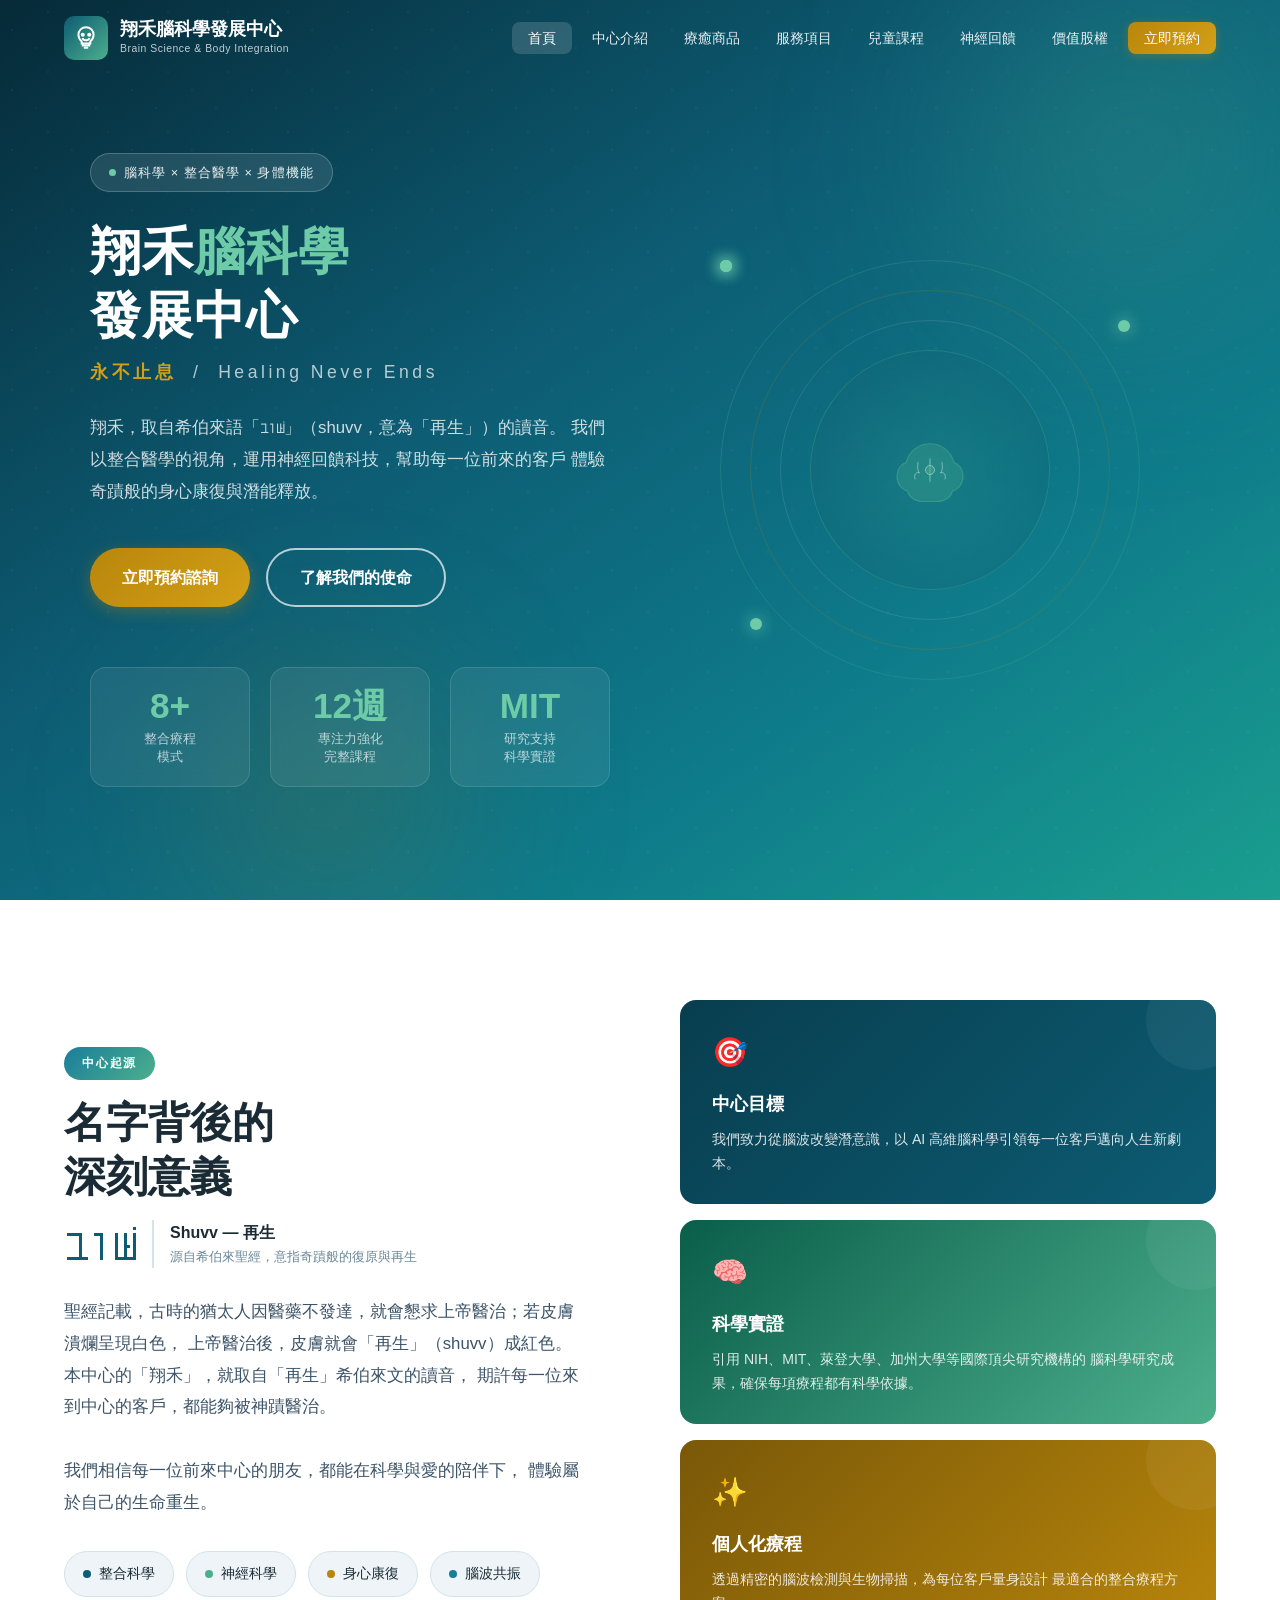
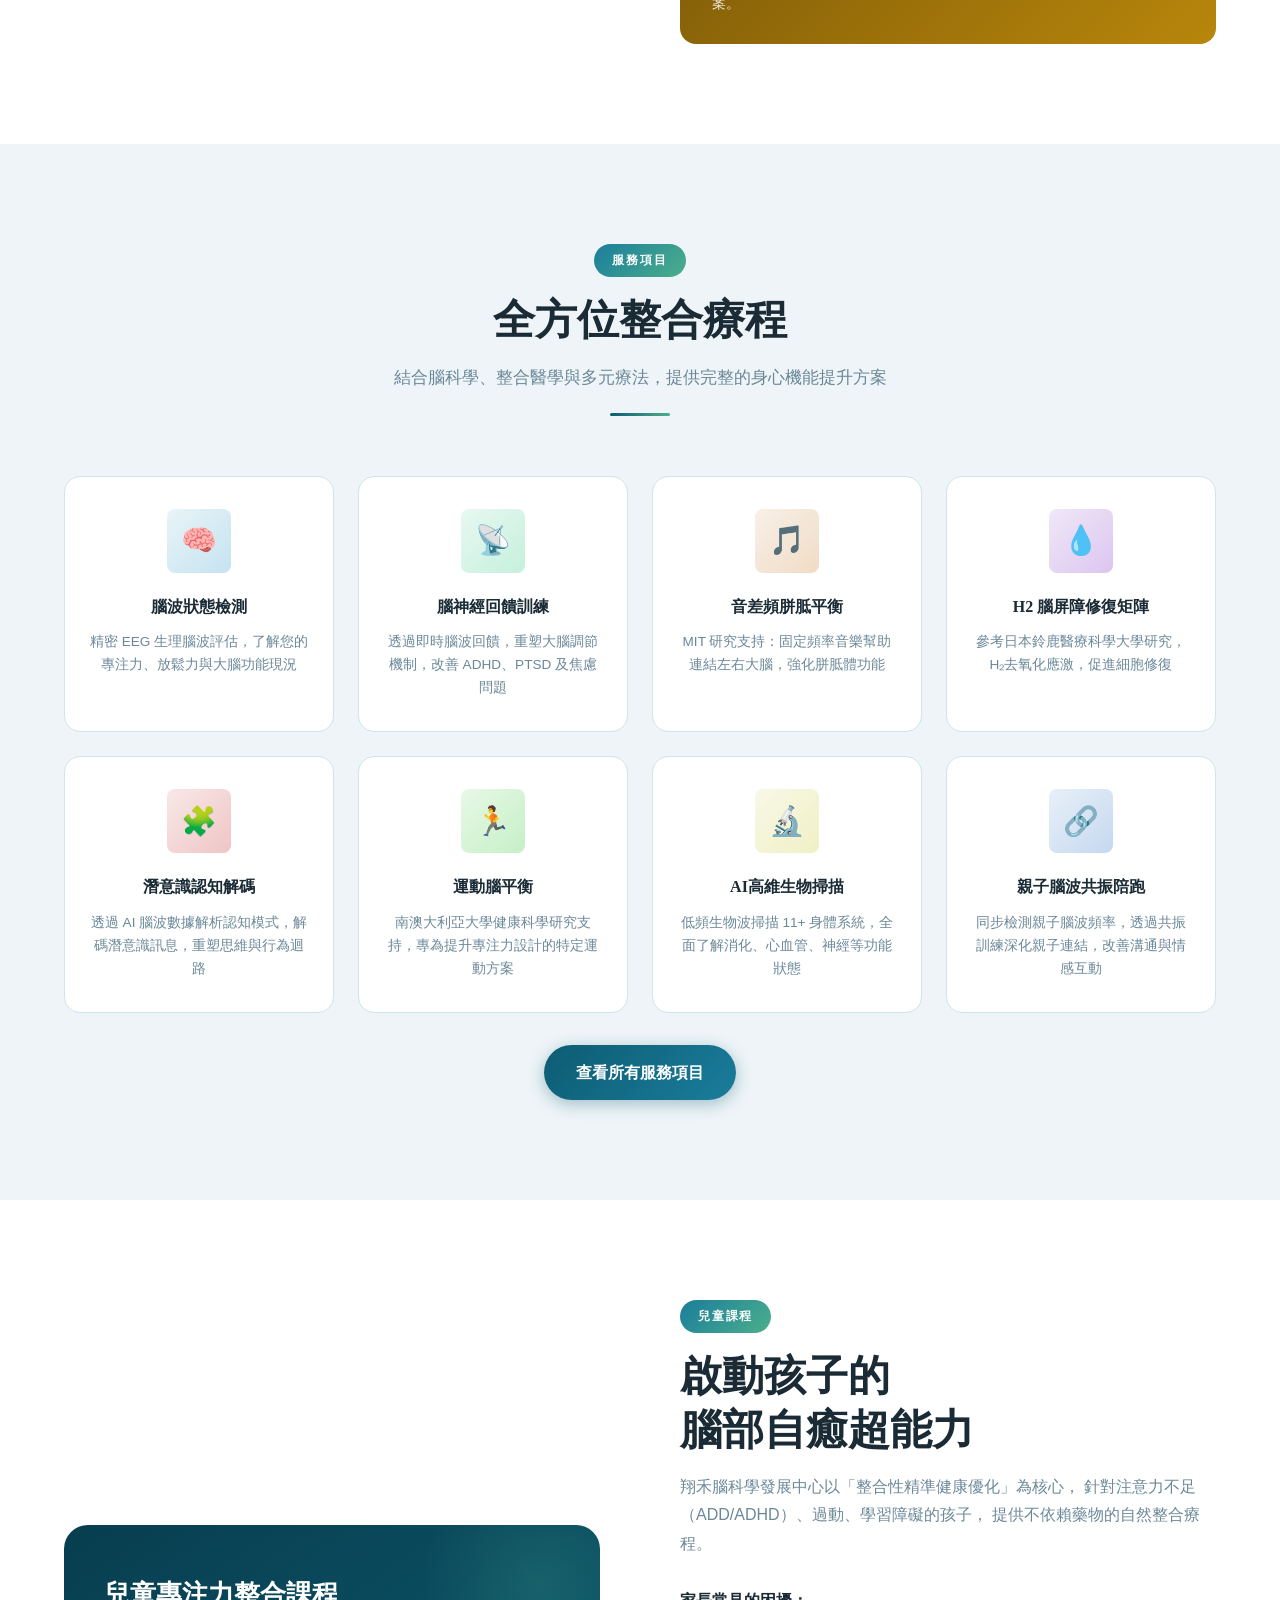
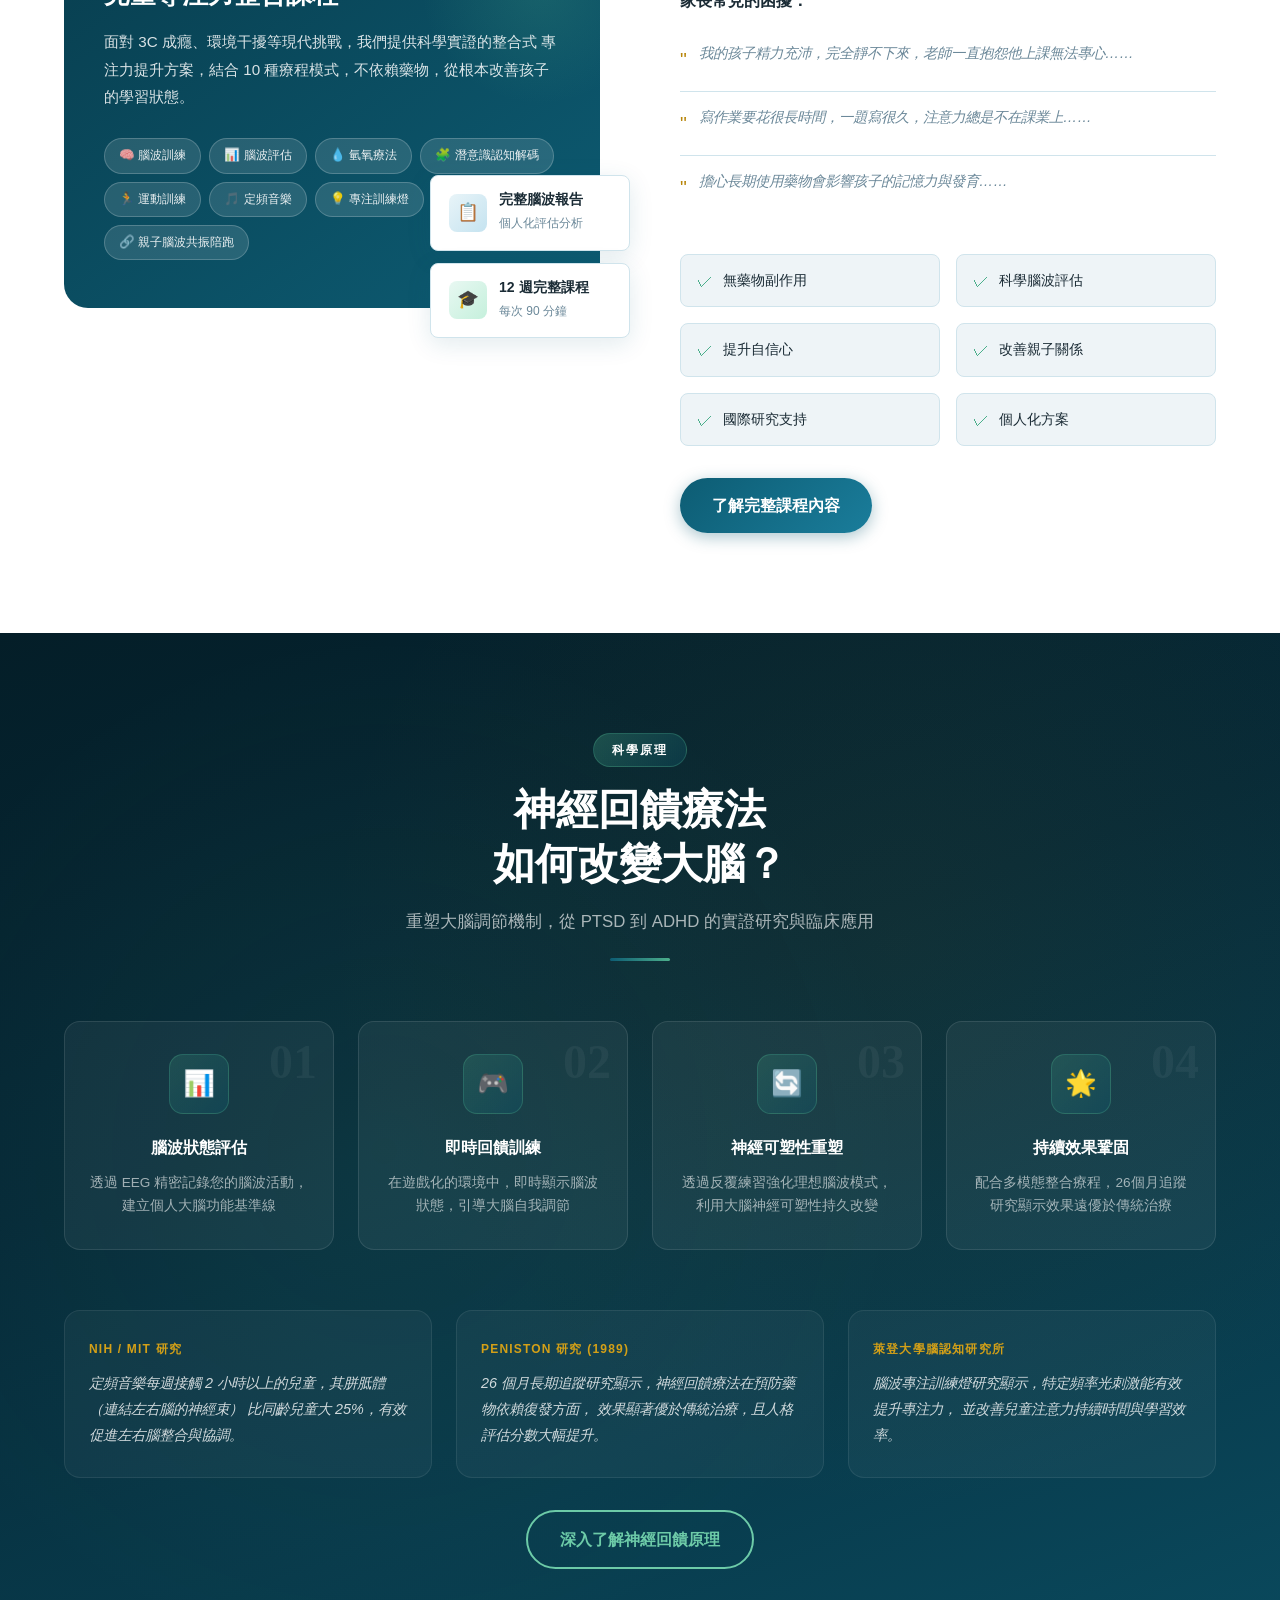
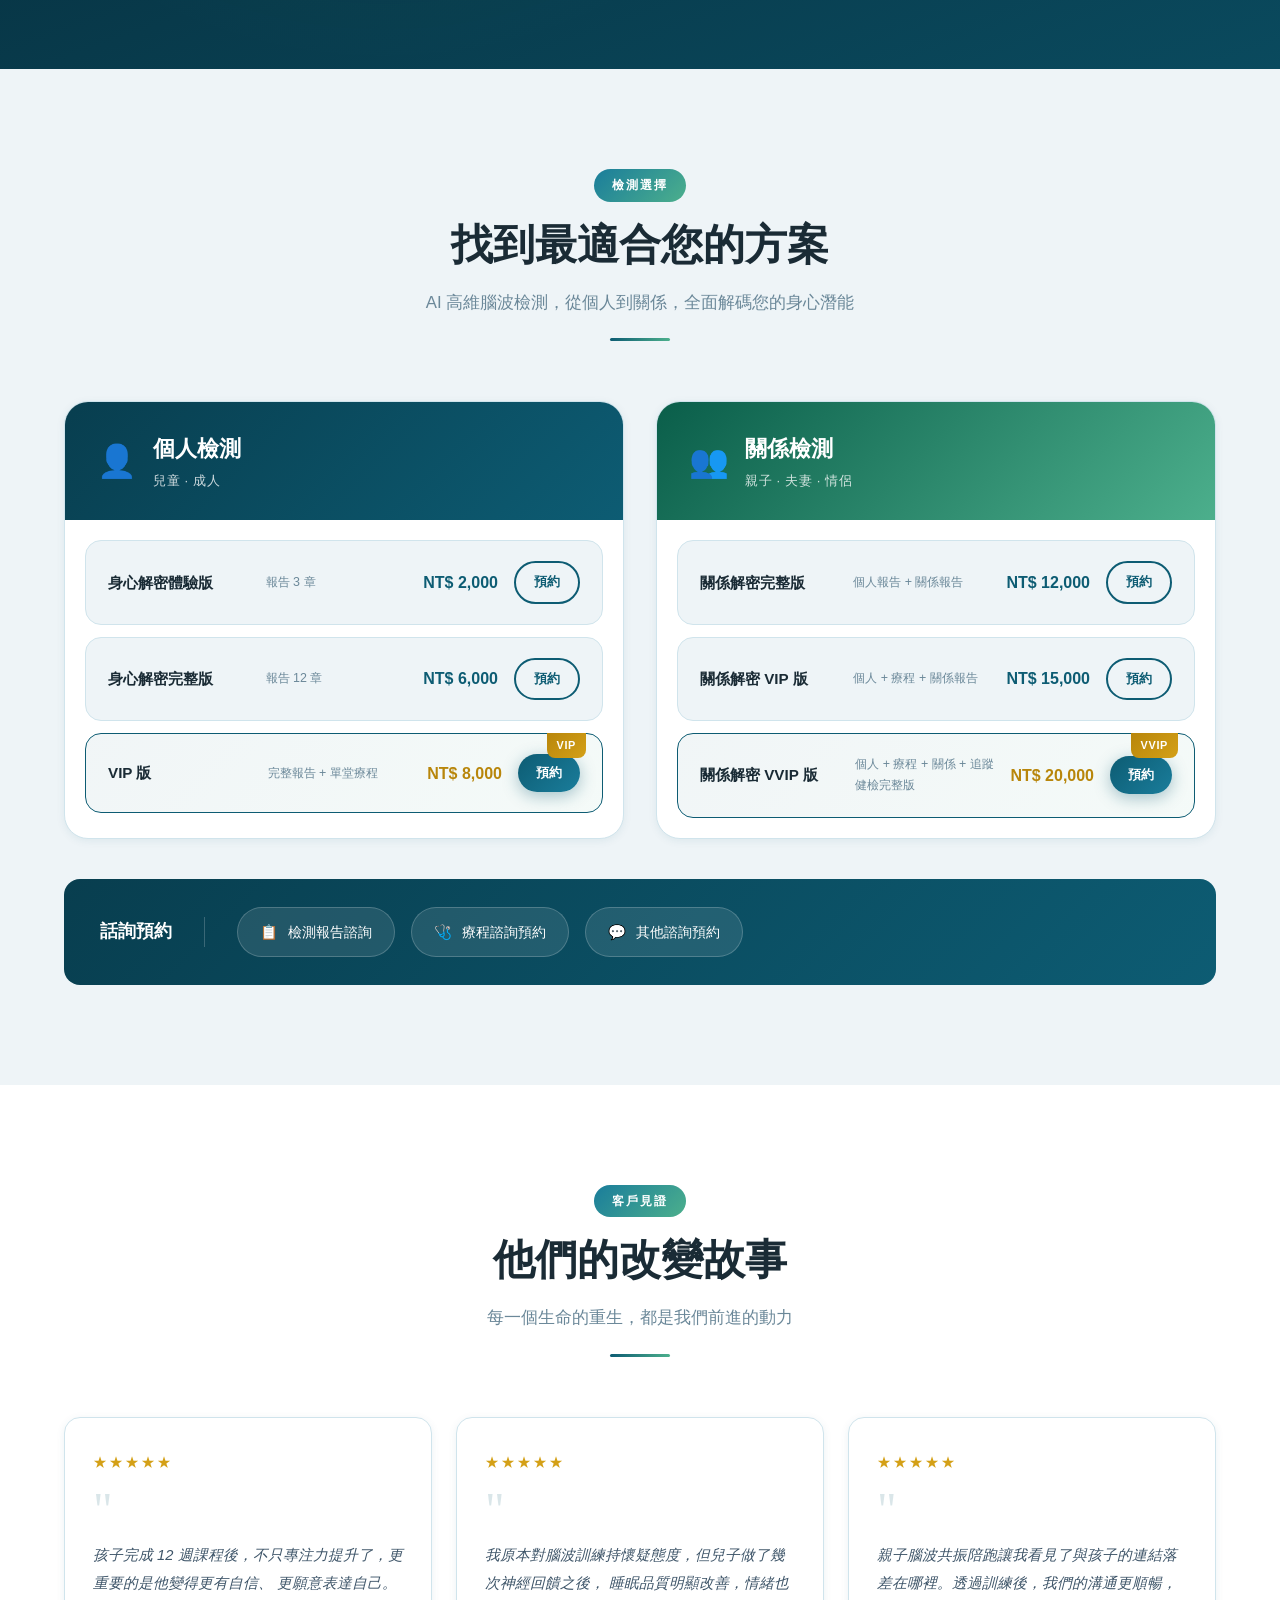
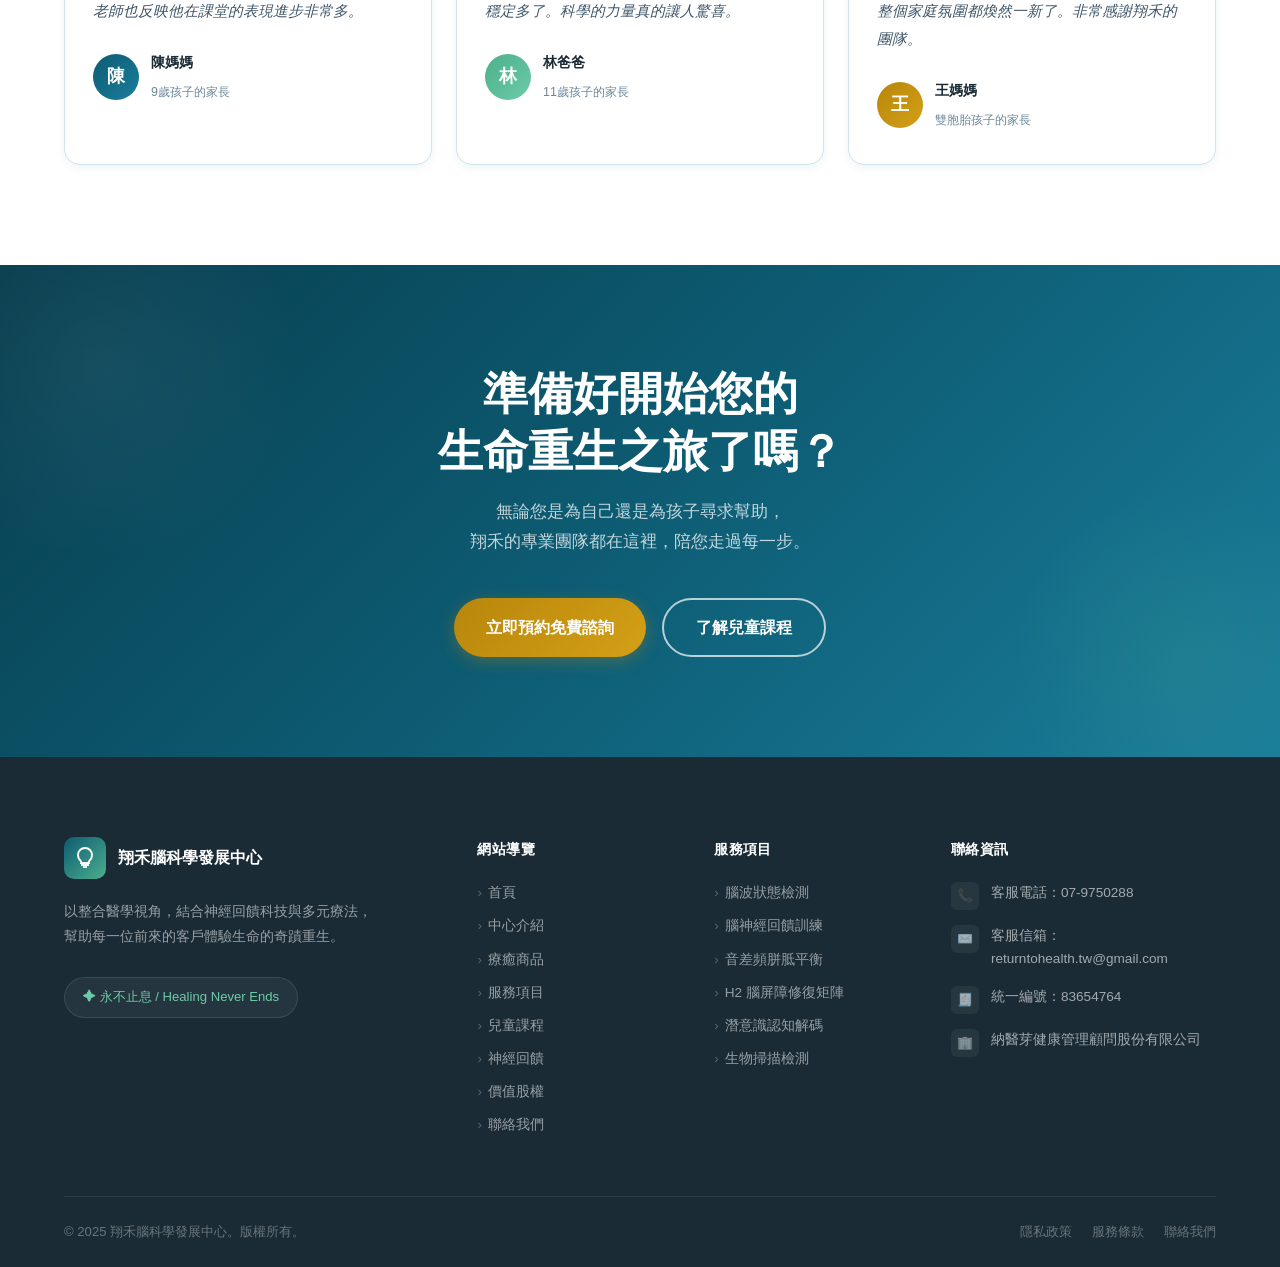
<file: index.html>
<!DOCTYPE html>
<html lang="zh-TW">
<head>
  <meta charset="UTF-8" />
  <meta name="viewport" content="width=device-width, initial-scale=1.0" />
  <title>翔禾腦科學發展中心 | Healing Never Ends</title>
  <meta name="description" content="翔禾腦科學發展中心，結合神經回饋、腦波訓練、整合醫學，幫助您找回身心平衡。永不止息 / Healing Never Ends。" />
  <link rel="stylesheet" href="styles.css" />
  <link rel="preconnect" href="https://fonts.googleapis.com" />
  <link rel="preconnect" href="https://fonts.gstatic.com" crossorigin />
</head>
<body>

  <!-- ==================== 導覽列 ==================== -->
  <nav class="navbar" id="navbar">
    <div class="container">
      <div class="navbar-inner">
        <a href="index.html" class="navbar-logo">
          <div class="logo-icon">
            <svg viewBox="0 0 24 24">
              <path d="M12 2C8 2 5 5 5 9c0 2.5 1.2 4.7 3 6.1V17h8v-1.9c1.8-1.4 3-3.6 3-6.1 0-4-3-7-7-7z"/>
              <path d="M9 17v2h6v-2"/>
              <path d="M10 21h4"/>
              <circle cx="9" cy="9" r="1"/>
              <circle cx="15" cy="9" r="1"/>
              <path d="M9 12c0 1.1 1.3 2 3 2s3-.9 3-2"/>
            </svg>
          </div>
          <div class="logo-text">
            <span class="logo-name">翔禾腦科學發展中心</span>
            <span class="logo-en">Brain Science & Body Integration</span>
          </div>
        </a>

        <ul class="navbar-nav" id="navMenu">
          <li><a href="index.html" class="nav-link active">首頁</a></li>
          <li><a href="about.html" class="nav-link">中心介紹</a></li>
          <li><a href="https://m.ccat.com.tw/4181/ProductList" class="nav-link" target="_blank" rel="noopener noreferrer">療癒商品</a></li>
          <li><a href="services.html" class="nav-link">服務項目</a></li>
          <li><a href="children-program.html" class="nav-link">兒童課程</a></li>
          <li><a href="neurofeedback.html" class="nav-link">神經回饋</a></li>
          <li><a href="invest.html" class="nav-link">價值股權</a></li>
          <li><a href="contact.html" class="nav-link navbar-cta">立即預約</a></li>
        </ul>

        <button class="navbar-toggle" id="navToggle" aria-label="開啟選單">
          <span></span>
          <span></span>
          <span></span>
        </button>
      </div>
    </div>
  </nav>

  <!-- ==================== Hero ==================== -->
  <section class="hero" id="hero">
    <div class="hero-bg-pattern"></div>
    <div class="hero-orb hero-orb-1"></div>
    <div class="hero-orb hero-orb-2"></div>

    <div class="container">
      <div class="hero-content">
        <div class="hero-text">
          <div class="hero-badge">
            <span class="hero-badge-dot"></span>
            腦科學 × 整合醫學 × 身體機能
          </div>
          <h1 class="hero-title">
            翔禾<span class="hero-title-highlight">腦科學</span><br/>
            發展中心
          </h1>
          <p class="hero-tagline">
            <strong>永不止息</strong> &nbsp;/&nbsp; Healing Never Ends
          </p>
          <p class="hero-description">
            翔禾，取自希伯來語「שּׁוב」（shuvv，意為「再生」）的讀音。
            我們以整合醫學的視角，運用神經回饋科技，幫助每一位前來的客戶
            體驗奇蹟般的身心康復與潛能釋放。
          </p>
          <div class="hero-actions">
            <a href="contact.html" class="btn btn-gold">立即預約諮詢</a>
            <a href="about.html" class="btn btn-secondary">了解我們的使命</a>
          </div>

          <div class="hero-stats">
            <div class="hero-stat fade-in fade-in-delay-1">
              <div class="hero-stat-number">8+</div>
              <div class="hero-stat-label">整合療程<br/>模式</div>
            </div>
            <div class="hero-stat fade-in fade-in-delay-2">
              <div class="hero-stat-number">12週</div>
              <div class="hero-stat-label">專注力強化<br/>完整課程</div>
            </div>
            <div class="hero-stat fade-in fade-in-delay-3">
              <div class="hero-stat-number">MIT</div>
              <div class="hero-stat-label">研究支持<br/>科學實證</div>
            </div>
          </div>
        </div>

        <div class="hero-visual">
          <div class="brain-graphic">
            <div class="brain-circle brain-circle-1"></div>
            <div class="brain-circle brain-circle-2"></div>
            <div class="brain-circle brain-circle-3"></div>
            <div class="brain-node"></div>
            <div class="brain-node"></div>
            <div class="brain-node"></div>
            <div class="brain-node"></div>
            <div class="brain-node"></div>
            <div class="brain-core">
              <svg class="brain-icon" viewBox="0 0 120 100" fill="none" xmlns="http://www.w3.org/2000/svg">
                <path d="M60 15 C45 15 32 25 28 40 C22 42 16 48 16 58 C16 68 22 76 30 78 C32 86 40 92 50 92 L70 92 C80 92 88 86 90 78 C98 76 104 68 104 58 C104 48 98 42 92 40 C88 25 75 15 60 15Z" fill="rgba(76,175,140,0.3)" stroke="rgba(76,175,140,0.6)" stroke-width="1.5"/>
                <path d="M44 40 C44 40 42 50 46 54 C42 52 38 56 40 62" stroke="rgba(255,255,255,0.5)" stroke-width="1.2" stroke-linecap="round"/>
                <path d="M60 35 L60 65" stroke="rgba(255,255,255,0.4)" stroke-width="1.5" stroke-linecap="round"/>
                <path d="M76 40 C76 40 78 50 74 54 C78 52 82 56 80 62" stroke="rgba(255,255,255,0.5)" stroke-width="1.2" stroke-linecap="round"/>
                <circle cx="60" cy="50" r="6" fill="rgba(76,175,140,0.5)" stroke="rgba(255,255,255,0.6)" stroke-width="1"/>
              </svg>
            </div>
          </div>
        </div>
      </div>
    </div>
  </section>

  <!-- ==================== 使命介紹 ==================== -->
  <section class="mission-section">
    <div class="container">
      <div class="mission-grid">
        <div class="mission-text-block fade-in">
          <div class="section-tag">中心起源</div>
          <h2 class="section-title">名字背後的<br/>深刻意義</h2>

          <div class="hebrew-word">
            <span class="hebrew-text">שּׁוב</span>
            <div class="hebrew-meaning">
              <strong>Shuvv — 再生</strong>
              源自希伯來聖經，意指奇蹟般的復原與再生
            </div>
          </div>

          <p class="mission-desc">
            聖經記載，古時的猶太人因醫藥不發達，就會懇求上帝醫治；若皮膚潰爛呈現白色，
            上帝醫治後，皮膚就會「再生」（shuvv）成紅色。本中心的「翔禾」，就取自「再生」希伯來文的讀音，
            期許每一位來到中心的客戶，都能夠被神蹟醫治。
          </p>
          <p class="mission-desc">
            我們相信每一位前來中心的朋友，都能在科學與愛的陪伴下，
            體驗屬於自己的生命重生。
          </p>

          <div class="mission-values">
            <div class="mission-value-tag"><span class="dot"></span>整合科學</div>
            <div class="mission-value-tag"><span class="dot" style="background:var(--accent)"></span>神經科學</div>
            <div class="mission-value-tag"><span class="dot" style="background:var(--secondary)"></span>身心康復</div>
            <div class="mission-value-tag"><span class="dot" style="background:var(--primary-light)"></span>腦波共振</div>
          </div>
        </div>

        <div class="mission-visual fade-in fade-in-delay-2">
          <div class="mission-card-stack">
            <div class="mission-card">
              <div class="mission-card-icon">🎯</div>
              <div class="mission-card-title">中心目標</div>
              <div class="mission-card-desc">
                我們致力從腦波改變潛意識，以 AI 高維腦科學引領每一位客戶邁向人生新劇本。
              </div>
            </div>
            <div class="mission-card accent">
              <div class="mission-card-icon">🧠</div>
              <div class="mission-card-title">科學實證</div>
              <div class="mission-card-desc">
                引用 NIH、MIT、萊登大學、加州大學等國際頂尖研究機構的
                腦科學研究成果，確保每項療程都有科學依據。
              </div>
            </div>
            <div class="mission-card gold">
              <div class="mission-card-icon">✨</div>
              <div class="mission-card-title">個人化療程</div>
              <div class="mission-card-desc">
                透過精密的腦波檢測與生物掃描，為每位客戶量身設計
                最適合的整合療程方案。
              </div>
            </div>
          </div>
        </div>
      </div>
    </div>
  </section>

  <!-- ==================== 服務項目 ==================== -->
  <section class="services-section">
    <div class="container">
      <div class="section-header fade-in">
        <span class="section-tag">服務項目</span>
        <h2 class="section-title">全方位整合療程</h2>
        <p class="section-subtitle">
          結合腦科學、整合醫學與多元療法，提供完整的身心機能提升方案
        </p>
        <div class="section-divider"></div>
      </div>

      <div class="services-grid">
        <a href="services.html#eeg" class="service-card fade-in">
          <div class="service-icon service-icon-1">🧠</div>
          <div class="service-title">腦波狀態檢測</div>
          <div class="service-desc">精密 EEG 生理腦波評估，了解您的專注力、放鬆力與大腦功能現況</div>
        </a>

        <a href="neurofeedback.html" class="service-card fade-in fade-in-delay-1">
          <div class="service-icon service-icon-2">📡</div>
          <div class="service-title">腦神經回饋訓練</div>
          <div class="service-desc">透過即時腦波回饋，重塑大腦調節機制，改善 ADHD、PTSD 及焦慮問題</div>
        </a>

        <a href="services.html#frequency" class="service-card fade-in fade-in-delay-2">
          <div class="service-icon service-icon-3">🎵</div>
          <div class="service-title">音差頻胼胝平衡</div>
          <div class="service-desc">MIT 研究支持：固定頻率音樂幫助連結左右大腦，強化胼胝體功能</div>
        </a>

        <a href="services.html#hydrogen" class="service-card fade-in fade-in-delay-3">
          <div class="service-icon service-icon-4">💧</div>
          <div class="service-title">H2 腦屏障修復矩陣</div>
          <div class="service-desc">參考日本鈴鹿醫療科學大學研究，H₂去氧化應激，促進細胞修復</div>
        </a>

        <a href="services.html#cognitive" class="service-card fade-in">
          <div class="service-icon service-icon-5">🧩</div>
          <div class="service-title">潛意識認知解碼</div>
          <div class="service-desc">透過 AI 腦波數據解析認知模式，解碼潛意識訊息，重塑思維與行為迴路</div>
        </a>

        <a href="services.html#exercise" class="service-card fade-in fade-in-delay-1">
          <div class="service-icon service-icon-6">🏃</div>
          <div class="service-title">運動腦平衡</div>
          <div class="service-desc">南澳大利亞大學健康科學研究支持，專為提升專注力設計的特定運動方案</div>
        </a>

        <a href="services.html#bioscan" class="service-card fade-in fade-in-delay-2">
          <div class="service-icon service-icon-7">🔬</div>
          <div class="service-title">AI高維生物掃描</div>
          <div class="service-desc">低頻生物波掃描 11+ 身體系統，全面了解消化、心血管、神經等功能狀態</div>
        </a>

        <a href="services.html#family-resonance" class="service-card fade-in fade-in-delay-3">
          <div class="service-icon service-icon-8">🔗</div>
          <div class="service-title">親子腦波共振陪跑</div>
          <div class="service-desc">同步檢測親子腦波頻率，透過共振訓練深化親子連結，改善溝通與情感互動</div>
        </a>
      </div>

      <div class="text-center mt-8">
        <a href="services.html" class="btn btn-primary">查看所有服務項目</a>
      </div>
    </div>
  </section>

  <!-- ==================== 兒童專注力課程 ==================== -->
  <section class="children-section">
    <div class="container">
      <div class="children-grid">
        <div class="children-visual fade-in">
          <div class="children-hero-card">
            <h3>兒童專注力整合課程</h3>
            <p>
              面對 3C 成癮、環境干擾等現代挑戰，我們提供科學實證的整合式
              專注力提升方案，結合 10 種療程模式，不依賴藥物，從根本改善孩子的學習狀態。
            </p>
            <div class="modality-chips">
              <span class="modality-chip">🧠 腦波訓練</span>
              <span class="modality-chip">📊 腦波評估</span>
              <span class="modality-chip">💧 氫氧療法</span>
              <span class="modality-chip">🧩 潛意識認知解碼</span>
              <span class="modality-chip">🏃 運動訓練</span>
              <span class="modality-chip">🎵 定頻音樂</span>
              <span class="modality-chip">💡 專注訓練燈</span>
              <span class="modality-chip">🔗 親子腦波共振陪跑</span>
            </div>
          </div>

          <div class="children-floating-cards">
            <div class="floating-mini-card">
              <div class="fmc-icon fmc-icon-1">📋</div>
              <div class="fmc-text">
                <strong>完整腦波報告</strong>
                <span>個人化評估分析</span>
              </div>
            </div>
            <div class="floating-mini-card">
              <div class="fmc-icon fmc-icon-2">🎓</div>
              <div class="fmc-text">
                <strong>12 週完整課程</strong>
                <span>每次 90 分鐘</span>
              </div>
            </div>
          </div>
        </div>

        <div class="fade-in fade-in-delay-2">
          <div class="section-tag">兒童課程</div>
          <h2 class="section-title">啟動孩子的<br/>腦部自癒超能力</h2>
          <p style="font-size:1rem; color:var(--text-muted); line-height:1.8; margin-bottom:28px;">
            翔禾腦科學發展中心以「整合性精準健康優化」為核心，
            針對注意力不足（ADD/ADHD）、過動、學習障礙的孩子，
            提供不依賴藥物的自然整合療程。
          </p>

          <div class="pain-points">
            <div class="pain-point-title">家長常見的困擾：</div>
            <div class="pain-point-item">
              <span class="pain-point-quote">"</span>
              <span class="pain-point-text">我的孩子精力充沛，完全靜不下來，老師一直抱怨他上課無法專心……</span>
            </div>
            <div class="pain-point-item">
              <span class="pain-point-quote">"</span>
              <span class="pain-point-text">寫作業要花很長時間，一題寫很久，注意力總是不在課業上……</span>
            </div>
            <div class="pain-point-item">
              <span class="pain-point-quote">"</span>
              <span class="pain-point-text">擔心長期使用藥物會影響孩子的記憶力與發育……</span>
            </div>
          </div>

          <div class="program-highlights">
            <div class="highlight-item"><span class="check">✓</span>無藥物副作用</div>
            <div class="highlight-item"><span class="check">✓</span>科學腦波評估</div>
            <div class="highlight-item"><span class="check">✓</span>提升自信心</div>
            <div class="highlight-item"><span class="check">✓</span>改善親子關係</div>
            <div class="highlight-item"><span class="check">✓</span>國際研究支持</div>
            <div class="highlight-item"><span class="check">✓</span>個人化方案</div>
          </div>

          <a href="children-program.html" class="btn btn-primary">了解完整課程內容</a>
        </div>
      </div>
    </div>
  </section>

  <!-- ==================== 神經回饋科學 ==================== -->
  <section class="neuro-section">
    <div class="neuro-bg"></div>
    <div class="container">
      <div class="section-header fade-in">
        <span class="section-tag">科學原理</span>
        <h2 class="section-title">神經回饋療法<br/>如何改變大腦？</h2>
        <p class="section-subtitle">
          重塑大腦調節機制，從 PTSD 到 ADHD 的實證研究與臨床應用
        </p>
        <div class="section-divider"></div>
      </div>

      <div class="neuro-steps">
        <div class="neuro-step fade-in">
          <div class="neuro-step-number">01</div>
          <div class="neuro-step-icon">📊</div>
          <div class="neuro-step-title">腦波狀態評估</div>
          <div class="neuro-step-desc">透過 EEG 精密記錄您的腦波活動，建立個人大腦功能基準線</div>
        </div>
        <div class="neuro-step fade-in fade-in-delay-1">
          <div class="neuro-step-number">02</div>
          <div class="neuro-step-icon">🎮</div>
          <div class="neuro-step-title">即時回饋訓練</div>
          <div class="neuro-step-desc">在遊戲化的環境中，即時顯示腦波狀態，引導大腦自我調節</div>
        </div>
        <div class="neuro-step fade-in fade-in-delay-2">
          <div class="neuro-step-number">03</div>
          <div class="neuro-step-icon">🔄</div>
          <div class="neuro-step-title">神經可塑性重塑</div>
          <div class="neuro-step-desc">透過反覆練習強化理想腦波模式，利用大腦神經可塑性持久改變</div>
        </div>
        <div class="neuro-step fade-in fade-in-delay-3">
          <div class="neuro-step-number">04</div>
          <div class="neuro-step-icon">🌟</div>
          <div class="neuro-step-title">持續效果鞏固</div>
          <div class="neuro-step-desc">配合多模態整合療程，26個月追蹤研究顯示效果遠優於傳統治療</div>
        </div>
      </div>

      <div class="neuro-research">
        <div class="research-card fade-in">
          <div class="research-source">NIH / MIT 研究</div>
          <div class="research-quote">
            定頻音樂每週接觸 2 小時以上的兒童，其胼胝體（連結左右腦的神經束）
            比同齡兒童大 25%，有效促進左右腦整合與協調。
          </div>
        </div>
        <div class="research-card fade-in fade-in-delay-1">
          <div class="research-source">Peniston 研究 (1989)</div>
          <div class="research-quote">
            26 個月長期追蹤研究顯示，神經回饋療法在預防藥物依賴復發方面，
            效果顯著優於傳統治療，且人格評估分數大幅提升。
          </div>
        </div>
        <div class="research-card fade-in fade-in-delay-2">
          <div class="research-source">萊登大學腦認知研究所</div>
          <div class="research-quote">
            腦波專注訓練燈研究顯示，特定頻率光刺激能有效提升專注力，
            並改善兒童注意力持續時間與學習效率。
          </div>
        </div>
      </div>

      <div class="text-center mt-8">
        <a href="neurofeedback.html" class="btn btn-outline" style="color:var(--accent-light); border-color:var(--accent-light)">
          深入了解神經回饋原理
        </a>
      </div>
    </div>
  </section>

  <!-- ==================== 檢測選擇 ==================== -->
  <section class="courses-section">
    <div class="container">
      <div class="section-header fade-in">
        <span class="section-tag">檢測選擇</span>
        <h2 class="section-title">找到最適合您的方案</h2>
        <p class="section-subtitle">
          AI 高維腦波檢測，從個人到關係，全面解碼您的身心潛能
        </p>
        <div class="section-divider"></div>
      </div>

      <div class="detection-grid">
        <!-- 個人檢測 -->
        <div class="detection-category fade-in">
          <div class="detection-category-header">
            <div class="detection-category-icon">👤</div>
            <div>
              <div class="detection-category-title">個人檢測</div>
              <p class="detection-category-subtitle">兒童 · 成人</p>
            </div>
          </div>
          <div class="detection-plans">
            <div class="detection-plan">
              <div class="detection-plan-name">身心解密體驗版</div>
              <div class="detection-plan-desc">報告 3 章</div>
              <div class="detection-plan-price">NT$ 2,000</div>
              <a href="contact.html" class="btn btn-outline detection-plan-btn">預約</a>
            </div>
            <div class="detection-plan">
              <div class="detection-plan-name">身心解密完整版</div>
              <div class="detection-plan-desc">報告 12 章</div>
              <div class="detection-plan-price">NT$ 6,000</div>
              <a href="contact.html" class="btn btn-outline detection-plan-btn">預約</a>
            </div>
            <div class="detection-plan featured">
              <div class="detection-plan-badge">VIP</div>
              <div class="detection-plan-name">VIP 版</div>
              <div class="detection-plan-desc">完整報告 + 單堂療程</div>
              <div class="detection-plan-price">NT$ 8,000</div>
              <a href="contact.html" class="btn btn-primary detection-plan-btn">預約</a>
            </div>
          </div>
        </div>

        <!-- 關係檢測 -->
        <div class="detection-category fade-in fade-in-delay-1">
          <div class="detection-category-header">
            <div class="detection-category-icon">👥</div>
            <div>
              <div class="detection-category-title">關係檢測</div>
              <p class="detection-category-subtitle">親子 · 夫妻 · 情侶</p>
            </div>
          </div>
          <div class="detection-plans">
            <div class="detection-plan">
              <div class="detection-plan-name">關係解密完整版</div>
              <div class="detection-plan-desc">個人報告 + 關係報告</div>
              <div class="detection-plan-price">NT$ 12,000</div>
              <a href="contact.html" class="btn btn-outline detection-plan-btn">預約</a>
            </div>
            <div class="detection-plan">
              <div class="detection-plan-name">關係解密 VIP 版</div>
              <div class="detection-plan-desc">個人 + 療程 + 關係報告</div>
              <div class="detection-plan-price">NT$ 15,000</div>
              <a href="contact.html" class="btn btn-outline detection-plan-btn">預約</a>
            </div>
            <div class="detection-plan featured">
              <div class="detection-plan-badge">VVIP</div>
              <div class="detection-plan-name">關係解密 VVIP 版</div>
              <div class="detection-plan-desc">個人 + 療程 + 關係 + 追蹤<br/>健檢完整版</div>
              <div class="detection-plan-price">NT$ 20,000</div>
              <a href="contact.html" class="btn btn-primary detection-plan-btn">預約</a>
            </div>
          </div>
        </div>
      </div>

      <!-- 話詢預約 -->
      <div class="consultation-bar fade-in">
        <div class="consultation-title">話詢預約</div>
        <div class="consultation-options">
          <a href="contact.html" class="consultation-option">
            <span>📋</span>
            <span>檢測報告諮詢</span>
          </a>
          <a href="contact.html" class="consultation-option">
            <span>🩺</span>
            <span>療程諮詢預約</span>
          </a>
          <a href="contact.html" class="consultation-option">
            <span>💬</span>
            <span>其他諮詢預約</span>
          </a>
        </div>
      </div>
    </div>
  </section>

  <!-- ==================== 見證分享 ==================== -->
  <section class="testimonials-section">
    <div class="container">
      <div class="section-header fade-in">
        <span class="section-tag">客戶見證</span>
        <h2 class="section-title">他們的改變故事</h2>
        <p class="section-subtitle">
          每一個生命的重生，都是我們前進的動力
        </p>
        <div class="section-divider"></div>
      </div>

      <div class="testimonials-grid">
        <div class="testimonial-card fade-in">
          <div class="star-rating">
            <span class="star">★</span><span class="star">★</span><span class="star">★</span>
            <span class="star">★</span><span class="star">★</span>
          </div>
          <div class="testimonial-quote">"</div>
          <div class="testimonial-text">
            孩子完成 12 週課程後，不只專注力提升了，更重要的是他變得更有自信、
            更願意表達自己。老師也反映他在課堂的表現進步非常多。
          </div>
          <div class="testimonial-author">
            <div class="author-avatar avatar-1">陳</div>
            <div class="author-info">
              <strong>陳媽媽</strong>
              <span>9歲孩子的家長</span>
            </div>
          </div>
        </div>

        <div class="testimonial-card fade-in fade-in-delay-1">
          <div class="star-rating">
            <span class="star">★</span><span class="star">★</span><span class="star">★</span>
            <span class="star">★</span><span class="star">★</span>
          </div>
          <div class="testimonial-quote">"</div>
          <div class="testimonial-text">
            我原本對腦波訓練持懷疑態度，但兒子做了幾次神經回饋之後，
            睡眠品質明顯改善，情緒也穩定多了。科學的力量真的讓人驚喜。
          </div>
          <div class="testimonial-author">
            <div class="author-avatar avatar-2">林</div>
            <div class="author-info">
              <strong>林爸爸</strong>
              <span>11歲孩子的家長</span>
            </div>
          </div>
        </div>

        <div class="testimonial-card fade-in fade-in-delay-2">
          <div class="star-rating">
            <span class="star">★</span><span class="star">★</span><span class="star">★</span>
            <span class="star">★</span><span class="star">★</span>
          </div>
          <div class="testimonial-quote">"</div>
          <div class="testimonial-text">
            親子腦波共振陪跑讓我看見了與孩子的連結落差在哪裡。透過訓練後，我們的溝通更順暢，整個家庭氛圍都煥然一新了。非常感謝翔禾的團隊。
          </div>
          <div class="testimonial-author">
            <div class="author-avatar avatar-3">王</div>
            <div class="author-info">
              <strong>王媽媽</strong>
              <span>雙胞胎孩子的家長</span>
            </div>
          </div>
        </div>
      </div>
    </div>
  </section>

  <!-- ==================== CTA ==================== -->
  <section class="cta-section">
    <div class="container">
      <div class="cta-content fade-in">
        <h2 class="cta-title">準備好開始您的<br/>生命重生之旅了嗎？</h2>
        <p class="cta-subtitle">
          無論您是為自己還是為孩子尋求幫助，<br/>
          翔禾的專業團隊都在這裡，陪您走過每一步。
        </p>
        <div class="cta-actions">
          <a href="contact.html" class="btn btn-gold">立即預約免費諮詢</a>
          <a href="children-program.html" class="btn btn-secondary">了解兒童課程</a>
        </div>
      </div>
    </div>
  </section>

  <!-- ==================== Footer ==================== -->
  <footer class="footer">
    <div class="container">
      <div class="footer-grid">
        <div class="footer-brand">
          <div class="footer-logo">
            <div class="footer-logo-icon">
              <svg viewBox="0 0 24 24">
                <path d="M12 2C8 2 5 5 5 9c0 2.5 1.2 4.7 3 6.1V17h8v-1.9c1.8-1.4 3-3.6 3-6.1 0-4-3-7-7-7z"/>
                <path d="M9 17v2h6v-2"/>
                <path d="M10 21h4"/>
              </svg>
            </div>
            <span class="footer-logo-text">翔禾腦科學發展中心</span>
          </div>
          <p class="footer-desc">
            以整合醫學視角，結合神經回饋科技與多元療法，
            幫助每一位前來的客戶體驗生命的奇蹟重生。
          </p>
          <div class="footer-tagline">
            ✦ 永不止息 / Healing Never Ends
          </div>
        </div>

        <div>
          <div class="footer-col-title">網站導覽</div>
          <ul class="footer-links">
            <li><a href="index.html" class="footer-link">首頁</a></li>
            <li><a href="about.html" class="footer-link">中心介紹</a></li>
            <li><a href="https://m.ccat.com.tw/4181/ProductList" class="footer-link" target="_blank" rel="noopener noreferrer">療癒商品</a></li>
            <li><a href="services.html" class="footer-link">服務項目</a></li>
            <li><a href="children-program.html" class="footer-link">兒童課程</a></li>
            <li><a href="neurofeedback.html" class="footer-link">神經回饋</a></li>
            <li><a href="invest.html" class="footer-link">價值股權</a></li>
            <li><a href="contact.html" class="footer-link">聯絡我們</a></li>
          </ul>
        </div>

        <div>
          <div class="footer-col-title">服務項目</div>
          <ul class="footer-links">
            <li><a href="services.html#eeg" class="footer-link">腦波狀態檢測</a></li>
            <li><a href="neurofeedback.html" class="footer-link">腦神經回饋訓練</a></li>
            <li><a href="services.html#frequency" class="footer-link">音差頻胼胝平衡</a></li>
            <li><a href="services.html#hydrogen" class="footer-link">H2 腦屏障修復矩陣</a></li>
            <li><a href="services.html#cognitive" class="footer-link">潛意識認知解碼</a></li>
            <li><a href="services.html#bioscan" class="footer-link">生物掃描檢測</a></li>
          </ul>
        </div>

        <div>
          <div class="footer-col-title">聯絡資訊</div>
          <div class="footer-contact-items">
            <div class="footer-contact-item">
              <div class="footer-contact-icon">📞</div>
              <span>客服電話：07-9750288</span>
            </div>
            <div class="footer-contact-item">
              <div class="footer-contact-icon">✉️</div>
              <span>客服信箱：returntohealth.tw@gmail.com</span>
            </div>
            <div class="footer-contact-item">
              <div class="footer-contact-icon">🧾</div>
              <span>統一編號：83654764</span>
            </div>
            <div class="footer-contact-item">
              <div class="footer-contact-icon">🏢</div>
              <span>納醫芽健康管理顧問股份有限公司</span>
            </div>
          </div>
        </div>
      </div>

      <div class="footer-bottom">
        <p class="footer-copyright">
          © 2025 翔禾腦科學發展中心。版權所有。
        </p>
        <div class="footer-bottom-links">
          <a href="#" class="footer-bottom-link">隱私政策</a>
          <a href="#" class="footer-bottom-link">服務條款</a>
          <a href="contact.html" class="footer-bottom-link">聯絡我們</a>
        </div>
      </div>
    </div>
  </footer>

  <!-- Scroll to Top -->
  <button class="scroll-top" id="scrollTop" aria-label="回到頂部">↑</button>

  <script src="script.js"></script>
</body>
</html>
</file>
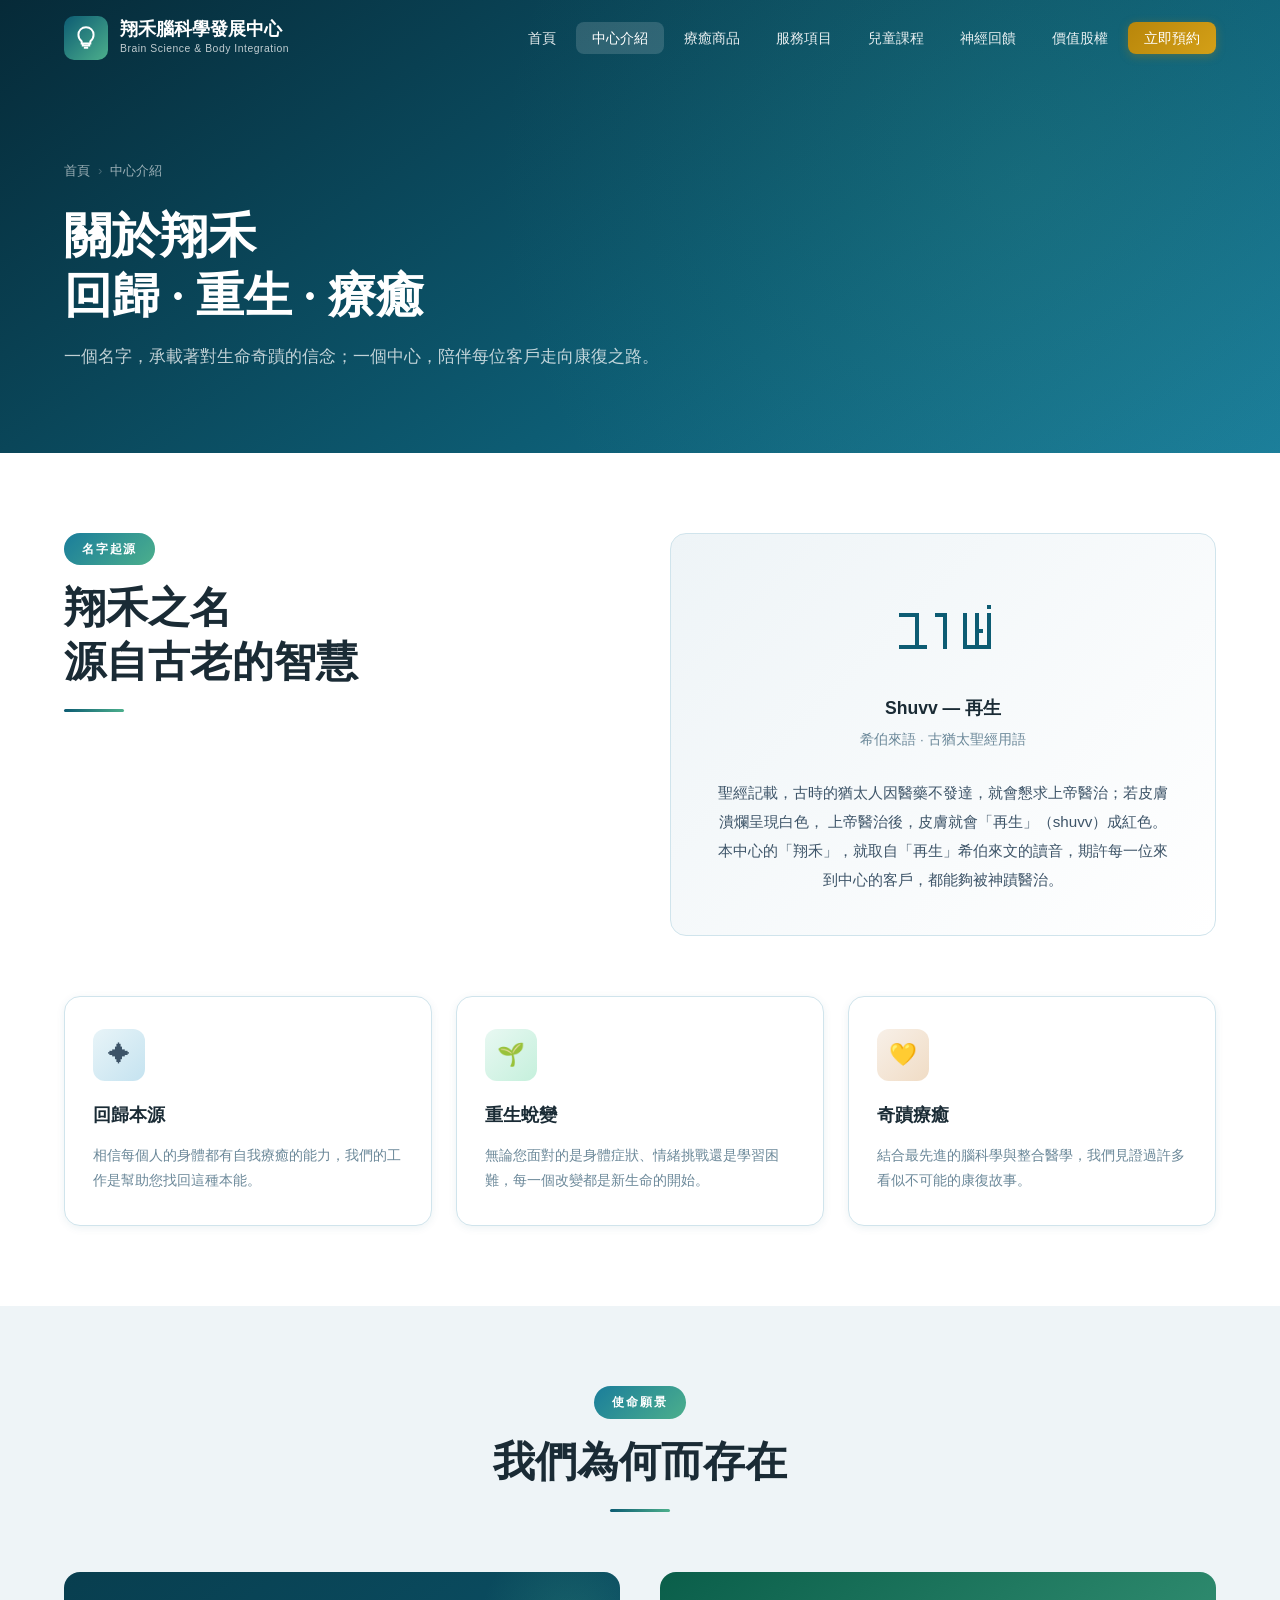
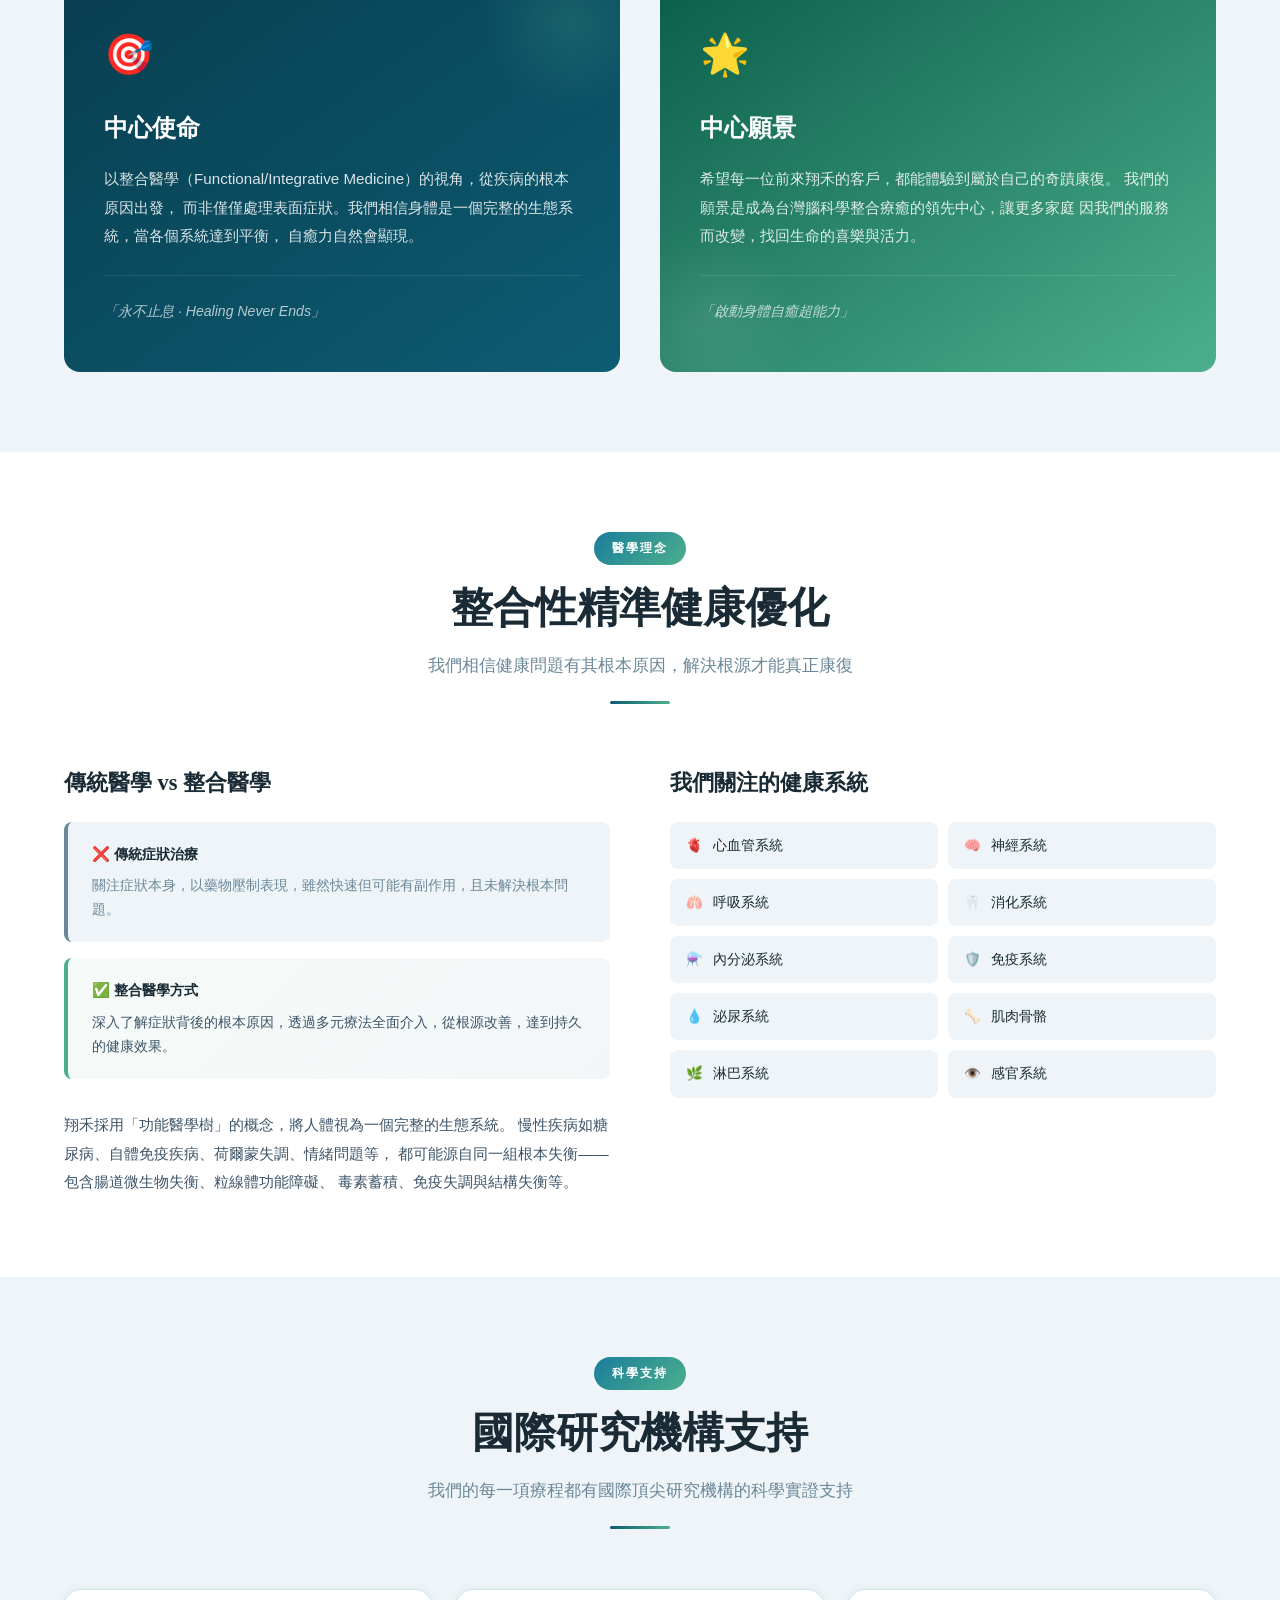
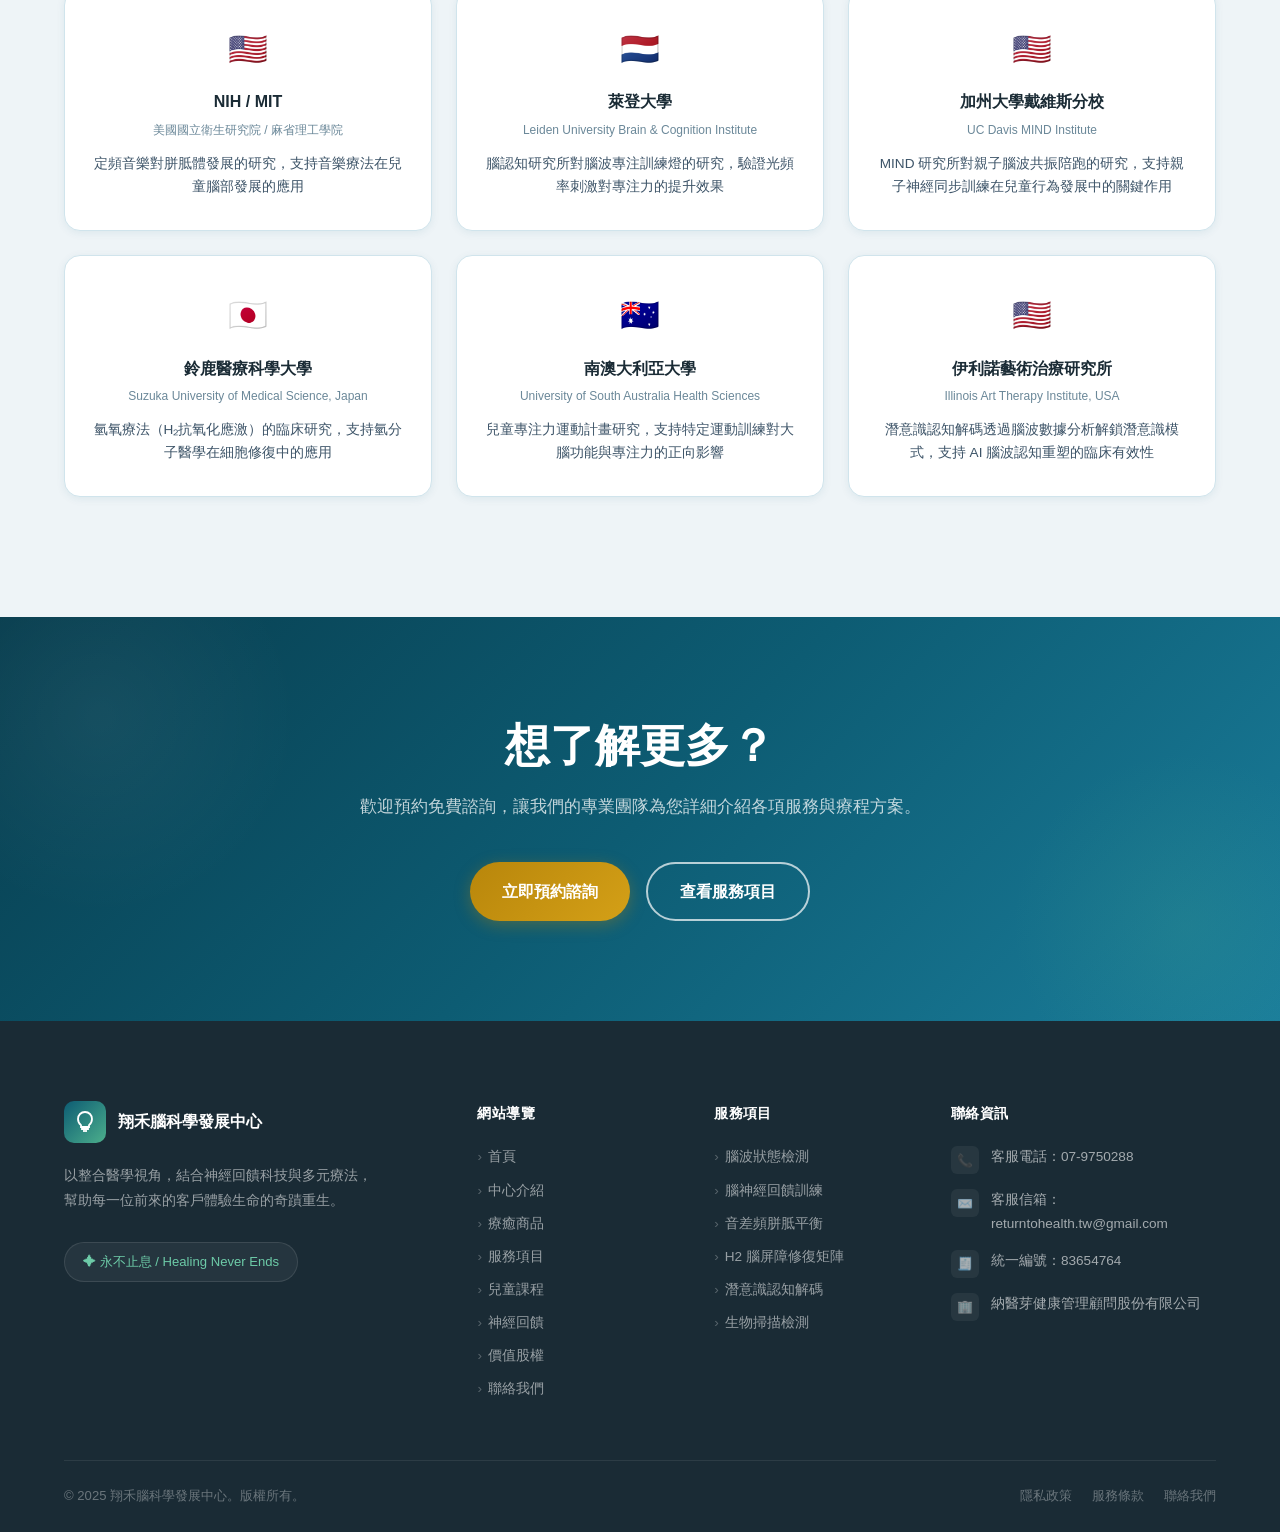
<file: about.html>
<!DOCTYPE html>
<html lang="zh-TW">
<head>
  <meta charset="UTF-8" />
  <meta name="viewport" content="width=device-width, initial-scale=1.0" />
  <title>中心介紹 | 翔禾腦科學發展中心</title>
  <meta name="description" content="了解翔禾的起源故事、使命願景與整合醫學理念。翔禾取自希伯來語「再生」的讀音，致力於幫助每位客戶體驗生命的奇蹟康復。" />
  <link rel="stylesheet" href="styles.css" />
  <link rel="preconnect" href="https://fonts.googleapis.com" />
  <link rel="preconnect" href="https://fonts.gstatic.com" crossorigin />
</head>
<body>

  <!-- 導覽列 -->
  <nav class="navbar" id="navbar">
    <div class="container">
      <div class="navbar-inner">
        <a href="index.html" class="navbar-logo">
          <div class="logo-icon">
            <svg viewBox="0 0 24 24">
              <path d="M12 2C8 2 5 5 5 9c0 2.5 1.2 4.7 3 6.1V17h8v-1.9c1.8-1.4 3-3.6 3-6.1 0-4-3-7-7-7z"/>
              <path d="M9 17v2h6v-2"/><path d="M10 21h4"/>
            </svg>
          </div>
          <div class="logo-text">
            <span class="logo-name">翔禾腦科學發展中心</span>
            <span class="logo-en">Brain Science & Body Integration</span>
          </div>
        </a>
        <ul class="navbar-nav" id="navMenu">
          <li><a href="index.html" class="nav-link">首頁</a></li>
          <li><a href="about.html" class="nav-link active">中心介紹</a></li>
          <li><a href="https://m.ccat.com.tw/4181/ProductList" class="nav-link" target="_blank" rel="noopener noreferrer">療癒商品</a></li>
          <li><a href="services.html" class="nav-link">服務項目</a></li>
          <li><a href="children-program.html" class="nav-link">兒童課程</a></li>
          <li><a href="neurofeedback.html" class="nav-link">神經回饋</a></li>
          <li><a href="invest.html" class="nav-link">價值股權</a></li>
          <li><a href="contact.html" class="nav-link navbar-cta">立即預約</a></li>
        </ul>
        <button class="navbar-toggle" id="navToggle" aria-label="開啟選單">
          <span></span><span></span><span></span>
        </button>
      </div>
    </div>
  </nav>

  <!-- 頁面 Banner -->
  <section class="page-banner">
    <div class="container">
      <div class="page-banner-content">
        <nav class="breadcrumb">
          <a href="index.html">首頁</a>
          <span class="breadcrumb-sep">›</span>
          <span>中心介紹</span>
        </nav>
        <h1 class="page-banner-title">關於翔禾<br/>回歸 · 重生 · 療癒</h1>
        <p class="page-banner-desc">
          一個名字，承載著對生命奇蹟的信念；一個中心，陪伴每位客戶走向康復之路。
        </p>
      </div>
    </div>
  </section>

  <!-- 名字的故事 -->
  <section class="content-section">
    <div class="container">
      <div class="content-grid-2">
        <div class="fade-in">
          <span class="section-tag">名字起源</span>
          <h2 class="section-title" style="text-align:left;">翔禾之名<br/>源自古老的智慧</h2>
          <div class="section-divider" style="margin:20px 0 0;"></div>
        </div>
        <div class="fade-in fade-in-delay-1">
          <div style="background: linear-gradient(135deg, var(--bg-section), white); border-radius: var(--radius-md); padding: 40px; border: 1px solid var(--border);">
            <div style="text-align: center; margin-bottom: 28px;">
              <div style="font-size: 4rem; color: var(--primary); font-family: 'Noto Serif TC', serif; direction: rtl; margin-bottom: 12px;">שּׁוב</div>
              <div style="font-size: 1.1rem; font-weight: 700; color: var(--text-dark); margin-bottom: 4px;">Shuvv — 再生</div>
              <div style="font-size: 0.85rem; color: var(--text-muted);">希伯來語 · 古猶太聖經用語</div>
            </div>
            <p style="font-size: 0.95rem; color: var(--text-body); line-height: 1.9; text-align: center;">
              聖經記載，古時的猶太人因醫藥不發達，就會懇求上帝醫治；若皮膚潰爛呈現白色，
              上帝醫治後，皮膚就會「再生」（shuvv）成紅色。
              本中心的「翔禾」，就取自「再生」希伯來文的讀音，期許每一位來到中心的客戶，都能夠被神蹟醫治。
            </p>
          </div>
        </div>
      </div>

      <div style="margin-top: 60px; display: grid; grid-template-columns: repeat(3, 1fr); gap: 24px;" class="fade-in">
        <div class="info-card">
          <div class="info-card-icon" style="background: linear-gradient(135deg, #E8F4F8, #C5E3F0);">✦</div>
          <div class="info-card-title">回歸本源</div>
          <div class="info-card-desc">相信每個人的身體都有自我療癒的能力，我們的工作是幫助您找回這種本能。</div>
        </div>
        <div class="info-card">
          <div class="info-card-icon" style="background: linear-gradient(135deg, #E8F8F2, #C5F0DC);">🌱</div>
          <div class="info-card-title">重生蛻變</div>
          <div class="info-card-desc">無論您面對的是身體症狀、情緒挑戰還是學習困難，每一個改變都是新生命的開始。</div>
        </div>
        <div class="info-card">
          <div class="info-card-icon" style="background: linear-gradient(135deg, #F8F0E8, #F0DCC5);">💛</div>
          <div class="info-card-title">奇蹟療癒</div>
          <div class="info-card-desc">結合最先進的腦科學與整合醫學，我們見證過許多看似不可能的康復故事。</div>
        </div>
      </div>
    </div>
  </section>

  <!-- 使命願景 -->
  <section class="content-section" style="background: var(--bg-section);">
    <div class="container">
      <div class="section-header fade-in">
        <span class="section-tag">使命願景</span>
        <h2 class="section-title">我們為何而存在</h2>
        <div class="section-divider"></div>
      </div>

      <div style="display: grid; grid-template-columns: 1fr 1fr; gap: 40px;" class="fade-in">
        <div style="background: linear-gradient(145deg, var(--primary-dark), var(--primary)); border-radius: var(--radius-md); padding: 48px 40px; color: white; position: relative; overflow: hidden;">
          <div style="position: absolute; top: -40px; right: -40px; width: 180px; height: 180px; background: radial-gradient(circle, rgba(76,175,140,0.2), transparent 70%); border-radius: 50%;"></div>
          <div style="font-size: 2.5rem; margin-bottom: 20px;">🎯</div>
          <h3 style="font-family: 'Noto Serif TC', serif; font-size: 1.5rem; font-weight: 700; margin-bottom: 16px; position: relative;">中心使命</h3>
          <p style="font-size: 0.95rem; opacity: 0.85; line-height: 1.9; position: relative;">
            以整合醫學（Functional/Integrative Medicine）的視角，從疾病的根本原因出發，
            而非僅僅處理表面症狀。我們相信身體是一個完整的生態系統，當各個系統達到平衡，
            自癒力自然會顯現。
          </p>
          <div style="margin-top: 24px; padding-top: 24px; border-top: 1px solid rgba(255,255,255,0.15); font-size: 0.88rem; opacity: 0.7; font-style: italic;">
            「永不止息 · Healing Never Ends」
          </div>
        </div>

        <div style="background: linear-gradient(145deg, #0A5E4A, var(--accent)); border-radius: var(--radius-md); padding: 48px 40px; color: white; position: relative; overflow: hidden;">
          <div style="position: absolute; bottom: -40px; left: -40px; width: 180px; height: 180px; background: radial-gradient(circle, rgba(255,255,255,0.08), transparent 70%); border-radius: 50%;"></div>
          <div style="font-size: 2.5rem; margin-bottom: 20px;">🌟</div>
          <h3 style="font-family: 'Noto Serif TC', serif; font-size: 1.5rem; font-weight: 700; margin-bottom: 16px; position: relative;">中心願景</h3>
          <p style="font-size: 0.95rem; opacity: 0.85; line-height: 1.9; position: relative;">
            希望每一位前來翔禾的客戶，都能體驗到屬於自己的奇蹟康復。
            我們的願景是成為台灣腦科學整合療癒的領先中心，讓更多家庭
            因我們的服務而改變，找回生命的喜樂與活力。
          </p>
          <div style="margin-top: 24px; padding-top: 24px; border-top: 1px solid rgba(255,255,255,0.15); font-size: 0.88rem; opacity: 0.7; font-style: italic;">
            「啟動身體自癒超能力」
          </div>
        </div>
      </div>
    </div>
  </section>

  <!-- 整合醫學理念 -->
  <section class="content-section">
    <div class="container">
      <div class="section-header fade-in">
        <span class="section-tag">醫學理念</span>
        <h2 class="section-title">整合性精準健康優化</h2>
        <p class="section-subtitle">我們相信健康問題有其根本原因，解決根源才能真正康復</p>
        <div class="section-divider"></div>
      </div>

      <div class="content-grid-2 fade-in">
        <div>
          <h3 style="font-family: 'Noto Serif TC', serif; font-size: 1.4rem; color: var(--text-dark); margin-bottom: 20px;">傳統醫學 vs 整合醫學</h3>

          <div style="display: flex; flex-direction: column; gap: 16px; margin-bottom: 32px;">
            <div style="background: var(--bg-section); border-radius: var(--radius-sm); padding: 20px 24px; border-left: 4px solid var(--text-muted);">
              <div style="font-weight: 700; color: var(--text-dark); margin-bottom: 8px; font-size: 0.9rem;">❌ 傳統症狀治療</div>
              <div style="font-size: 0.88rem; color: var(--text-muted); line-height: 1.7;">
                關注症狀本身，以藥物壓制表現，雖然快速但可能有副作用，且未解決根本問題。
              </div>
            </div>
            <div style="background: linear-gradient(135deg, rgba(76,175,140,0.05), rgba(13,92,115,0.05)); border-radius: var(--radius-sm); padding: 20px 24px; border-left: 4px solid var(--accent);">
              <div style="font-weight: 700; color: var(--text-dark); margin-bottom: 8px; font-size: 0.9rem;">✅ 整合醫學方式</div>
              <div style="font-size: 0.88rem; color: var(--text-body); line-height: 1.7;">
                深入了解症狀背後的根本原因，透過多元療法全面介入，從根源改善，達到持久的健康效果。
              </div>
            </div>
          </div>

          <p style="font-size: 0.95rem; color: var(--text-body); line-height: 1.9;">
            翔禾採用「功能醫學樹」的概念，將人體視為一個完整的生態系統。
            慢性疾病如糖尿病、自體免疫疾病、荷爾蒙失調、情緒問題等，
            都可能源自同一組根本失衡——包含腸道微生物失衡、粒線體功能障礙、
            毒素蓄積、免疫失調與結構失衡等。
          </p>
        </div>

        <div class="fade-in fade-in-delay-1">
          <h3 style="font-family: 'Noto Serif TC', serif; font-size: 1.4rem; color: var(--text-dark); margin-bottom: 20px;">我們關注的健康系統</h3>
          <div style="display: grid; grid-template-columns: 1fr 1fr; gap: 10px;">
            <div style="display: flex; align-items: center; gap: 10px; padding: 12px 16px; background: var(--bg-section); border-radius: 8px; font-size: 0.85rem; color: var(--text-dark);">
              <span style="color: var(--primary);">🫀</span> 心血管系統
            </div>
            <div style="display: flex; align-items: center; gap: 10px; padding: 12px 16px; background: var(--bg-section); border-radius: 8px; font-size: 0.85rem; color: var(--text-dark);">
              <span style="color: var(--primary);">🧠</span> 神經系統
            </div>
            <div style="display: flex; align-items: center; gap: 10px; padding: 12px 16px; background: var(--bg-section); border-radius: 8px; font-size: 0.85rem; color: var(--text-dark);">
              <span style="color: var(--accent);">🫁</span> 呼吸系統
            </div>
            <div style="display: flex; align-items: center; gap: 10px; padding: 12px 16px; background: var(--bg-section); border-radius: 8px; font-size: 0.85rem; color: var(--text-dark);">
              <span style="color: var(--accent);">🦷</span> 消化系統
            </div>
            <div style="display: flex; align-items: center; gap: 10px; padding: 12px 16px; background: var(--bg-section); border-radius: 8px; font-size: 0.85rem; color: var(--text-dark);">
              <span style="color: var(--secondary);">⚗️</span> 內分泌系統
            </div>
            <div style="display: flex; align-items: center; gap: 10px; padding: 12px 16px; background: var(--bg-section); border-radius: 8px; font-size: 0.85rem; color: var(--text-dark);">
              <span style="color: var(--secondary);">🛡️</span> 免疫系統
            </div>
            <div style="display: flex; align-items: center; gap: 10px; padding: 12px 16px; background: var(--bg-section); border-radius: 8px; font-size: 0.85rem; color: var(--text-dark);">
              <span style="color: var(--primary);">💧</span> 泌尿系統
            </div>
            <div style="display: flex; align-items: center; gap: 10px; padding: 12px 16px; background: var(--bg-section); border-radius: 8px; font-size: 0.85rem; color: var(--text-dark);">
              <span style="color: var(--accent);">🦴</span> 肌肉骨骼
            </div>
            <div style="display: flex; align-items: center; gap: 10px; padding: 12px 16px; background: var(--bg-section); border-radius: 8px; font-size: 0.85rem; color: var(--text-dark);">
              <span style="color: var(--primary);">🌿</span> 淋巴系統
            </div>
            <div style="display: flex; align-items: center; gap: 10px; padding: 12px 16px; background: var(--bg-section); border-radius: 8px; font-size: 0.85rem; color: var(--text-dark);">
              <span style="color: var(--secondary);">👁️</span> 感官系統
            </div>
          </div>
        </div>
      </div>
    </div>
  </section>

  <!-- 國際研究合作 -->
  <section class="content-section" style="background: var(--bg-section);">
    <div class="container">
      <div class="section-header fade-in">
        <span class="section-tag">科學支持</span>
        <h2 class="section-title">國際研究機構支持</h2>
        <p class="section-subtitle">我們的每一項療程都有國際頂尖研究機構的科學實證支持</p>
        <div class="section-divider"></div>
      </div>

      <div style="display: grid; grid-template-columns: repeat(3, 1fr); gap: 24px; margin-bottom: 40px;" class="fade-in">
        <div style="background: white; border-radius: var(--radius-md); padding: 32px 28px; border: 1px solid var(--border); text-align: center; box-shadow: var(--shadow-sm); transition: var(--transition);" onmouseover="this.style.transform='translateY(-6px)'; this.style.boxShadow='var(--shadow-md)'" onmouseout="this.style.transform=''; this.style.boxShadow='var(--shadow-sm)'">
          <div style="font-size: 2rem; margin-bottom: 12px;">🇺🇸</div>
          <div style="font-weight: 700; color: var(--text-dark); font-size: 1rem; margin-bottom: 4px;">NIH / MIT</div>
          <div style="font-size: 0.75rem; color: var(--text-muted); margin-bottom: 12px;">美國國立衛生研究院 / 麻省理工學院</div>
          <div style="font-size: 0.85rem; color: var(--text-body); line-height: 1.7;">定頻音樂對胼胝體發展的研究，支持音樂療法在兒童腦部發展的應用</div>
        </div>

        <div style="background: white; border-radius: var(--radius-md); padding: 32px 28px; border: 1px solid var(--border); text-align: center; box-shadow: var(--shadow-sm); transition: var(--transition);" onmouseover="this.style.transform='translateY(-6px)'; this.style.boxShadow='var(--shadow-md)'" onmouseout="this.style.transform=''; this.style.boxShadow='var(--shadow-sm)'">
          <div style="font-size: 2rem; margin-bottom: 12px;">🇳🇱</div>
          <div style="font-weight: 700; color: var(--text-dark); font-size: 1rem; margin-bottom: 4px;">萊登大學</div>
          <div style="font-size: 0.75rem; color: var(--text-muted); margin-bottom: 12px;">Leiden University Brain & Cognition Institute</div>
          <div style="font-size: 0.85rem; color: var(--text-body); line-height: 1.7;">腦認知研究所對腦波專注訓練燈的研究，驗證光頻率刺激對專注力的提升效果</div>
        </div>

        <div style="background: white; border-radius: var(--radius-md); padding: 32px 28px; border: 1px solid var(--border); text-align: center; box-shadow: var(--shadow-sm); transition: var(--transition);" onmouseover="this.style.transform='translateY(-6px)'; this.style.boxShadow='var(--shadow-md)'" onmouseout="this.style.transform=''; this.style.boxShadow='var(--shadow-sm)'">
          <div style="font-size: 2rem; margin-bottom: 12px;">🇺🇸</div>
          <div style="font-weight: 700; color: var(--text-dark); font-size: 1rem; margin-bottom: 4px;">加州大學戴維斯分校</div>
          <div style="font-size: 0.75rem; color: var(--text-muted); margin-bottom: 12px;">UC Davis MIND Institute</div>
          <div style="font-size: 0.85rem; color: var(--text-body); line-height: 1.7;">MIND 研究所對親子腦波共振陪跑的研究，支持親子神經同步訓練在兒童行為發展中的關鍵作用</div>
        </div>

        <div style="background: white; border-radius: var(--radius-md); padding: 32px 28px; border: 1px solid var(--border); text-align: center; box-shadow: var(--shadow-sm); transition: var(--transition);" onmouseover="this.style.transform='translateY(-6px)'; this.style.boxShadow='var(--shadow-md)'" onmouseout="this.style.transform=''; this.style.boxShadow='var(--shadow-sm)'">
          <div style="font-size: 2rem; margin-bottom: 12px;">🇯🇵</div>
          <div style="font-weight: 700; color: var(--text-dark); font-size: 1rem; margin-bottom: 4px;">鈴鹿醫療科學大學</div>
          <div style="font-size: 0.75rem; color: var(--text-muted); margin-bottom: 12px;">Suzuka University of Medical Science, Japan</div>
          <div style="font-size: 0.85rem; color: var(--text-body); line-height: 1.7;">氫氧療法（H₂抗氧化應激）的臨床研究，支持氫分子醫學在細胞修復中的應用</div>
        </div>

        <div style="background: white; border-radius: var(--radius-md); padding: 32px 28px; border: 1px solid var(--border); text-align: center; box-shadow: var(--shadow-sm); transition: var(--transition);" onmouseover="this.style.transform='translateY(-6px)'; this.style.boxShadow='var(--shadow-md)'" onmouseout="this.style.transform=''; this.style.boxShadow='var(--shadow-sm)'">
          <div style="font-size: 2rem; margin-bottom: 12px;">🇦🇺</div>
          <div style="font-weight: 700; color: var(--text-dark); font-size: 1rem; margin-bottom: 4px;">南澳大利亞大學</div>
          <div style="font-size: 0.75rem; color: var(--text-muted); margin-bottom: 12px;">University of South Australia Health Sciences</div>
          <div style="font-size: 0.85rem; color: var(--text-body); line-height: 1.7;">兒童專注力運動計畫研究，支持特定運動訓練對大腦功能與專注力的正向影響</div>
        </div>

        <div style="background: white; border-radius: var(--radius-md); padding: 32px 28px; border: 1px solid var(--border); text-align: center; box-shadow: var(--shadow-sm); transition: var(--transition);" onmouseover="this.style.transform='translateY(-6px)'; this.style.boxShadow='var(--shadow-md)'" onmouseout="this.style.transform=''; this.style.boxShadow='var(--shadow-sm)'">
          <div style="font-size: 2rem; margin-bottom: 12px;">🇺🇸</div>
          <div style="font-weight: 700; color: var(--text-dark); font-size: 1rem; margin-bottom: 4px;">伊利諾藝術治療研究所</div>
          <div style="font-size: 0.75rem; color: var(--text-muted); margin-bottom: 12px;">Illinois Art Therapy Institute, USA</div>
          <div style="font-size: 0.85rem; color: var(--text-body); line-height: 1.7;">潛意識認知解碼透過腦波數據分析解鎖潛意識模式，支持 AI 腦波認知重塑的臨床有效性</div>
        </div>
      </div>
    </div>
  </section>

  <!-- CTA -->
  <section class="cta-section">
    <div class="container">
      <div class="cta-content fade-in">
        <h2 class="cta-title">想了解更多？</h2>
        <p class="cta-subtitle">
          歡迎預約免費諮詢，讓我們的專業團隊為您詳細介紹各項服務與療程方案。
        </p>
        <div class="cta-actions">
          <a href="contact.html" class="btn btn-gold">立即預約諮詢</a>
          <a href="services.html" class="btn btn-secondary">查看服務項目</a>
        </div>
      </div>
    </div>
  </section>

  <!-- Footer -->
  <footer class="footer">
    <div class="container">
      <div class="footer-grid">
        <div class="footer-brand">
          <div class="footer-logo">
            <div class="footer-logo-icon">
              <svg viewBox="0 0 24 24">
                <path d="M12 2C8 2 5 5 5 9c0 2.5 1.2 4.7 3 6.1V17h8v-1.9c1.8-1.4 3-3.6 3-6.1 0-4-3-7-7-7z"/>
                <path d="M9 17v2h6v-2"/><path d="M10 21h4"/>
              </svg>
            </div>
            <span class="footer-logo-text">翔禾腦科學發展中心</span>
          </div>
          <p class="footer-desc">以整合醫學視角，結合神經回饋科技與多元療法，幫助每一位前來的客戶體驗生命的奇蹟重生。</p>
          <div class="footer-tagline">✦ 永不止息 / Healing Never Ends</div>
        </div>
        <div>
          <div class="footer-col-title">網站導覽</div>
          <ul class="footer-links">
            <li><a href="index.html" class="footer-link">首頁</a></li>
            <li><a href="about.html" class="footer-link">中心介紹</a></li>
            <li><a href="https://m.ccat.com.tw/4181/ProductList" class="footer-link" target="_blank" rel="noopener noreferrer">療癒商品</a></li>
            <li><a href="services.html" class="footer-link">服務項目</a></li>
            <li><a href="children-program.html" class="footer-link">兒童課程</a></li>
            <li><a href="neurofeedback.html" class="footer-link">神經回饋</a></li>
            <li><a href="invest.html" class="footer-link">價值股權</a></li>
            <li><a href="contact.html" class="footer-link">聯絡我們</a></li>
          </ul>
        </div>
        <div>
          <div class="footer-col-title">服務項目</div>
          <ul class="footer-links">
            <li><a href="services.html#eeg" class="footer-link">腦波狀態檢測</a></li>
            <li><a href="neurofeedback.html" class="footer-link">腦神經回饋訓練</a></li>
            <li><a href="services.html#frequency" class="footer-link">音差頻胼胝平衡</a></li>
            <li><a href="services.html#hydrogen" class="footer-link">H2 腦屏障修復矩陣</a></li>
            <li><a href="services.html#cognitive" class="footer-link">潛意識認知解碼</a></li>
            <li><a href="services.html#bioscan" class="footer-link">生物掃描檢測</a></li>
          </ul>
        </div>
        <div>
          <div class="footer-col-title">聯絡資訊</div>
          <div class="footer-contact-items">
            <div class="footer-contact-item"><div class="footer-contact-icon">📞</div><span>客服電話：07-9750288</span></div>
            <div class="footer-contact-item"><div class="footer-contact-icon">✉️</div><span>客服信箱：returntohealth.tw@gmail.com</span></div>
            <div class="footer-contact-item"><div class="footer-contact-icon">🧾</div><span>統一編號：83654764</span></div>
            <div class="footer-contact-item"><div class="footer-contact-icon">🏢</div><span>納醫芽健康管理顧問股份有限公司</span></div>
          </div>
        </div>
      </div>
      <div class="footer-bottom">
        <p class="footer-copyright">© 2025 翔禾腦科學發展中心。版權所有。</p>
        <div class="footer-bottom-links">
          <a href="#" class="footer-bottom-link">隱私政策</a>
          <a href="#" class="footer-bottom-link">服務條款</a>
          <a href="contact.html" class="footer-bottom-link">聯絡我們</a>
        </div>
      </div>
    </div>
  </footer>

  <button class="scroll-top" id="scrollTop" aria-label="回到頂部">↑</button>
  <script src="script.js"></script>
</body>
</html>
</file>
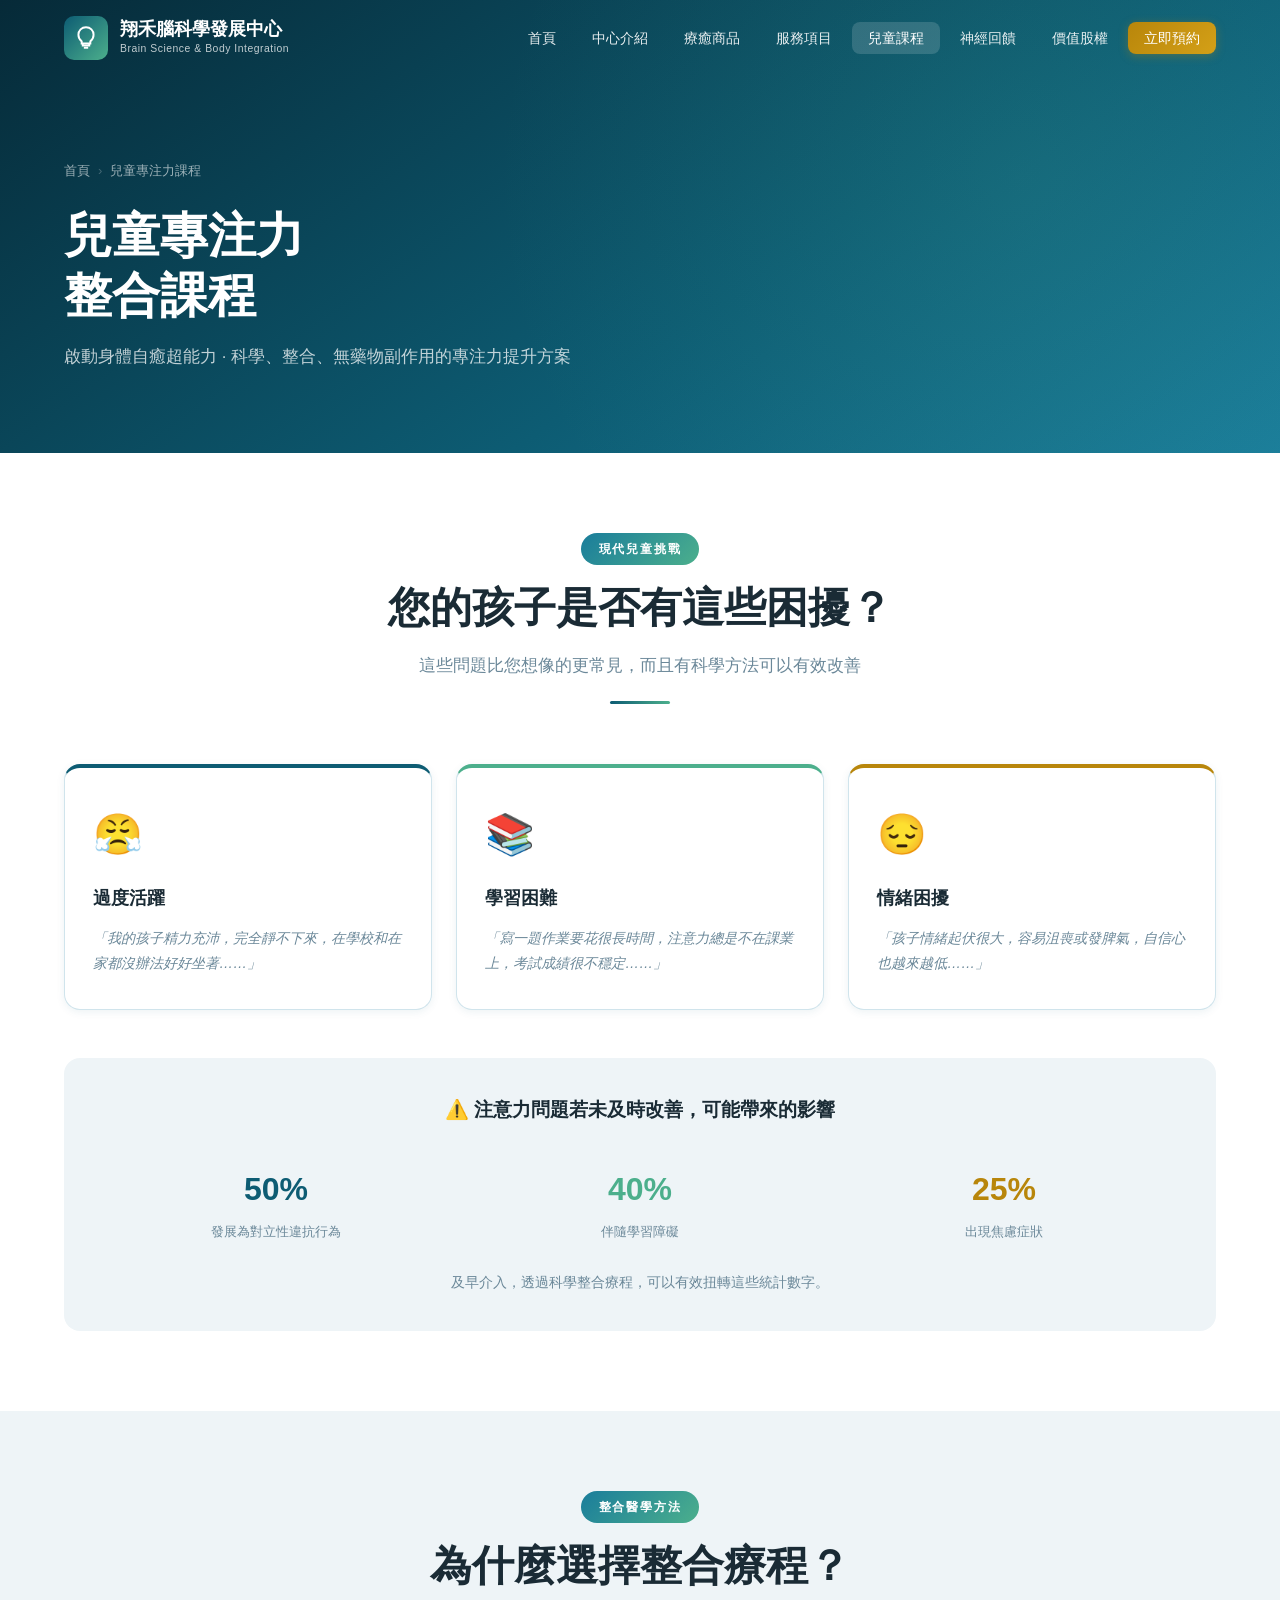
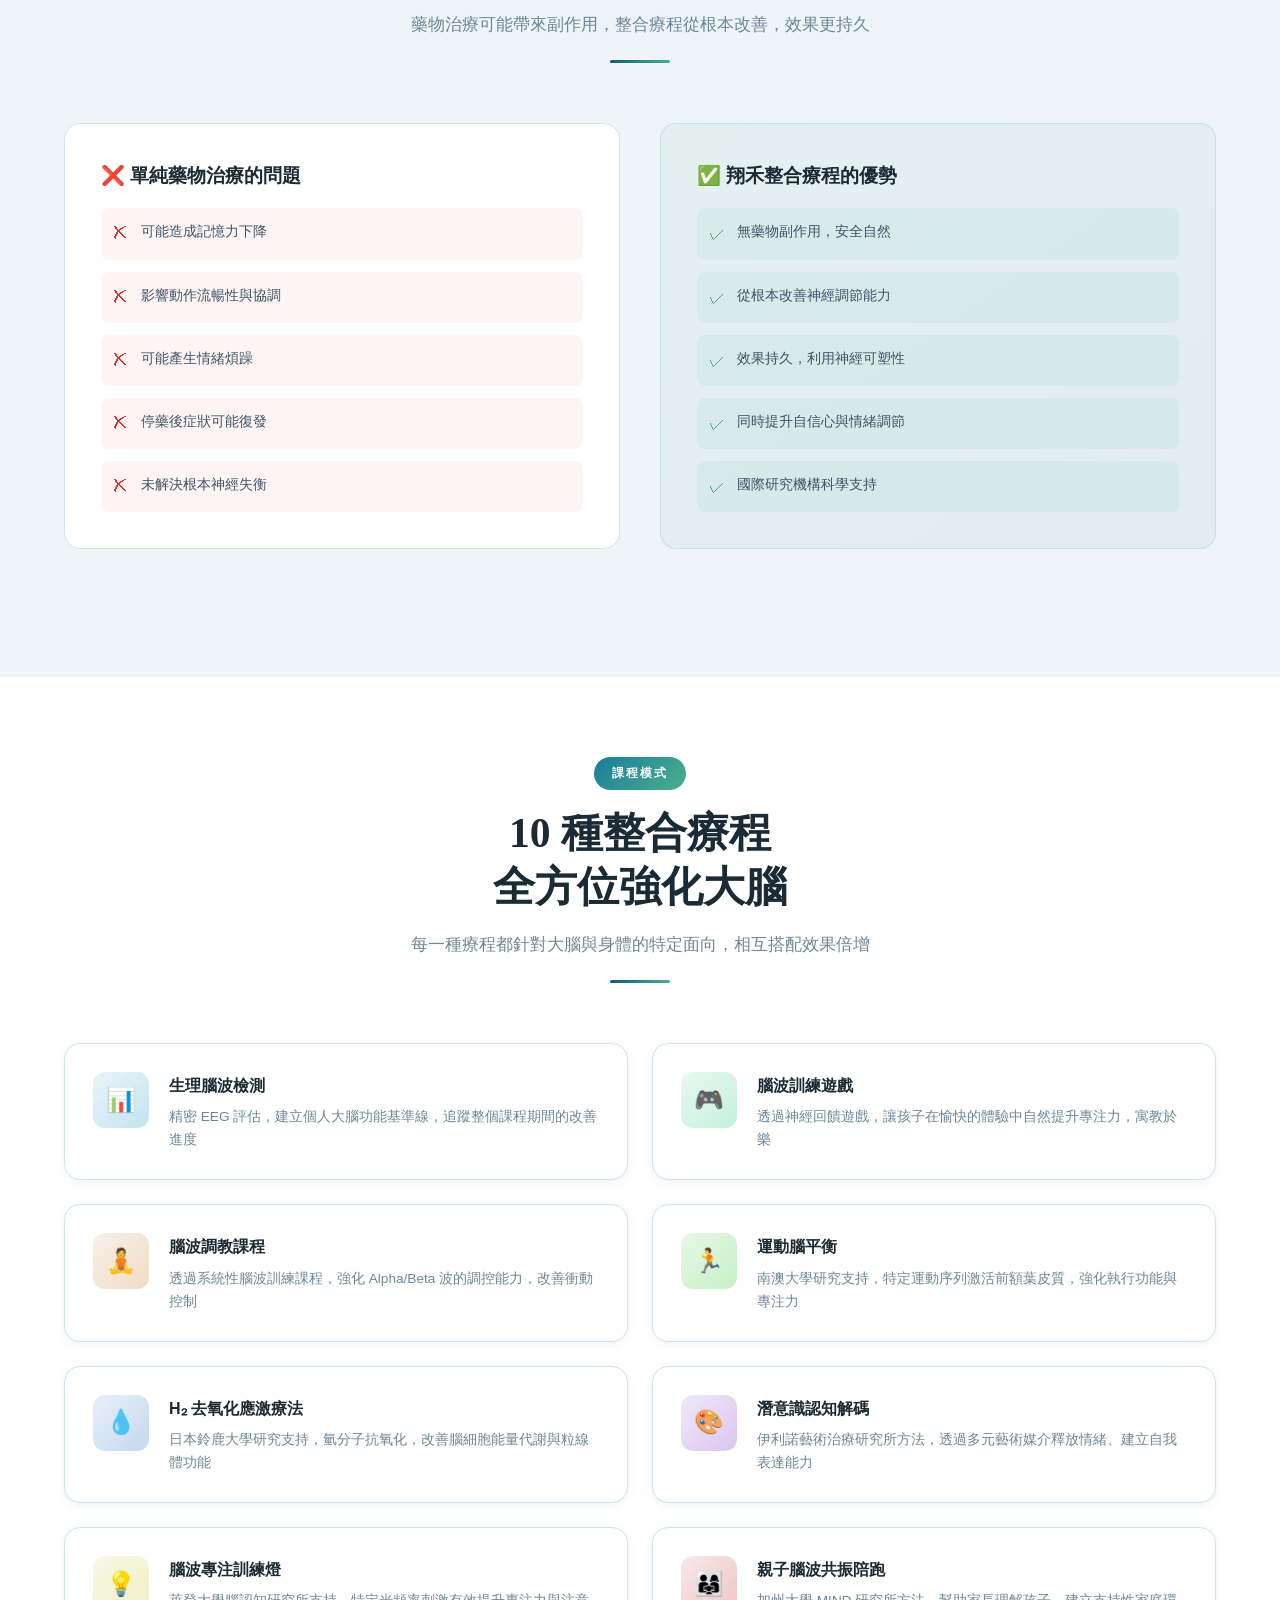
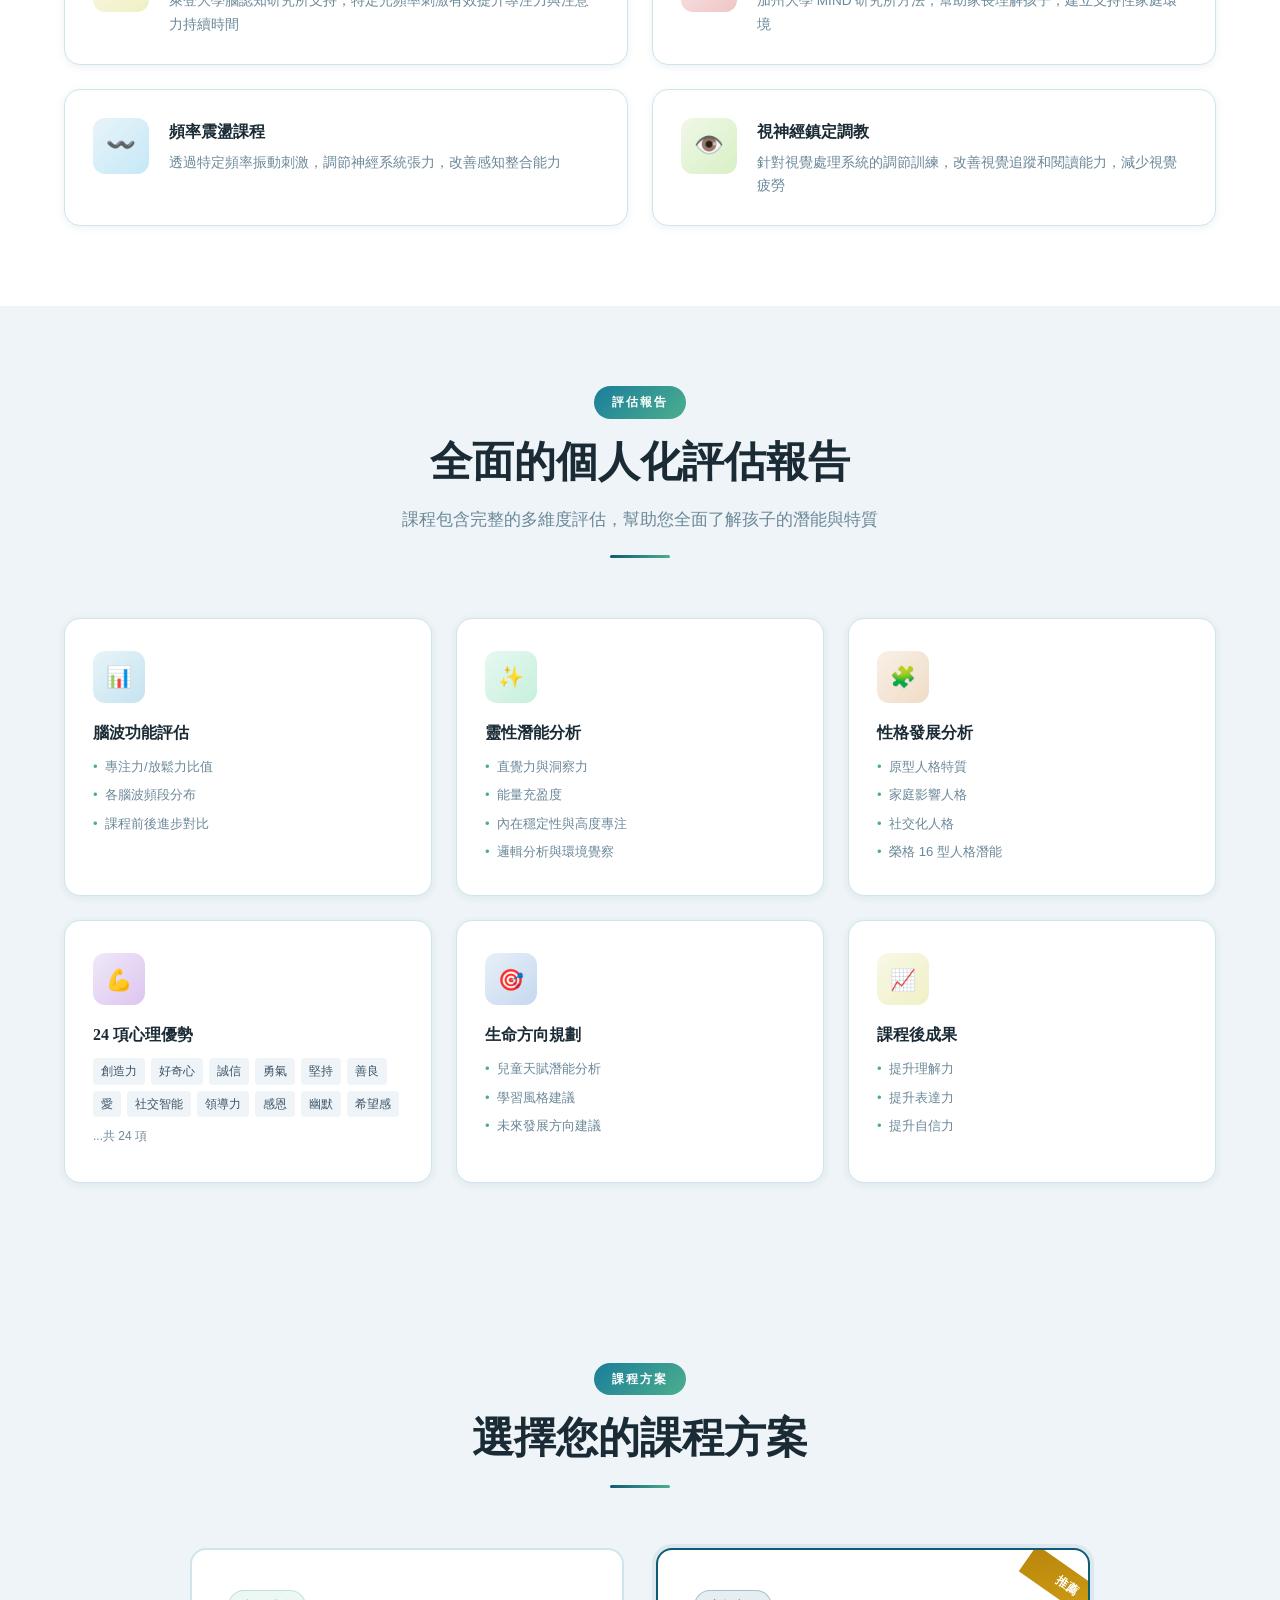
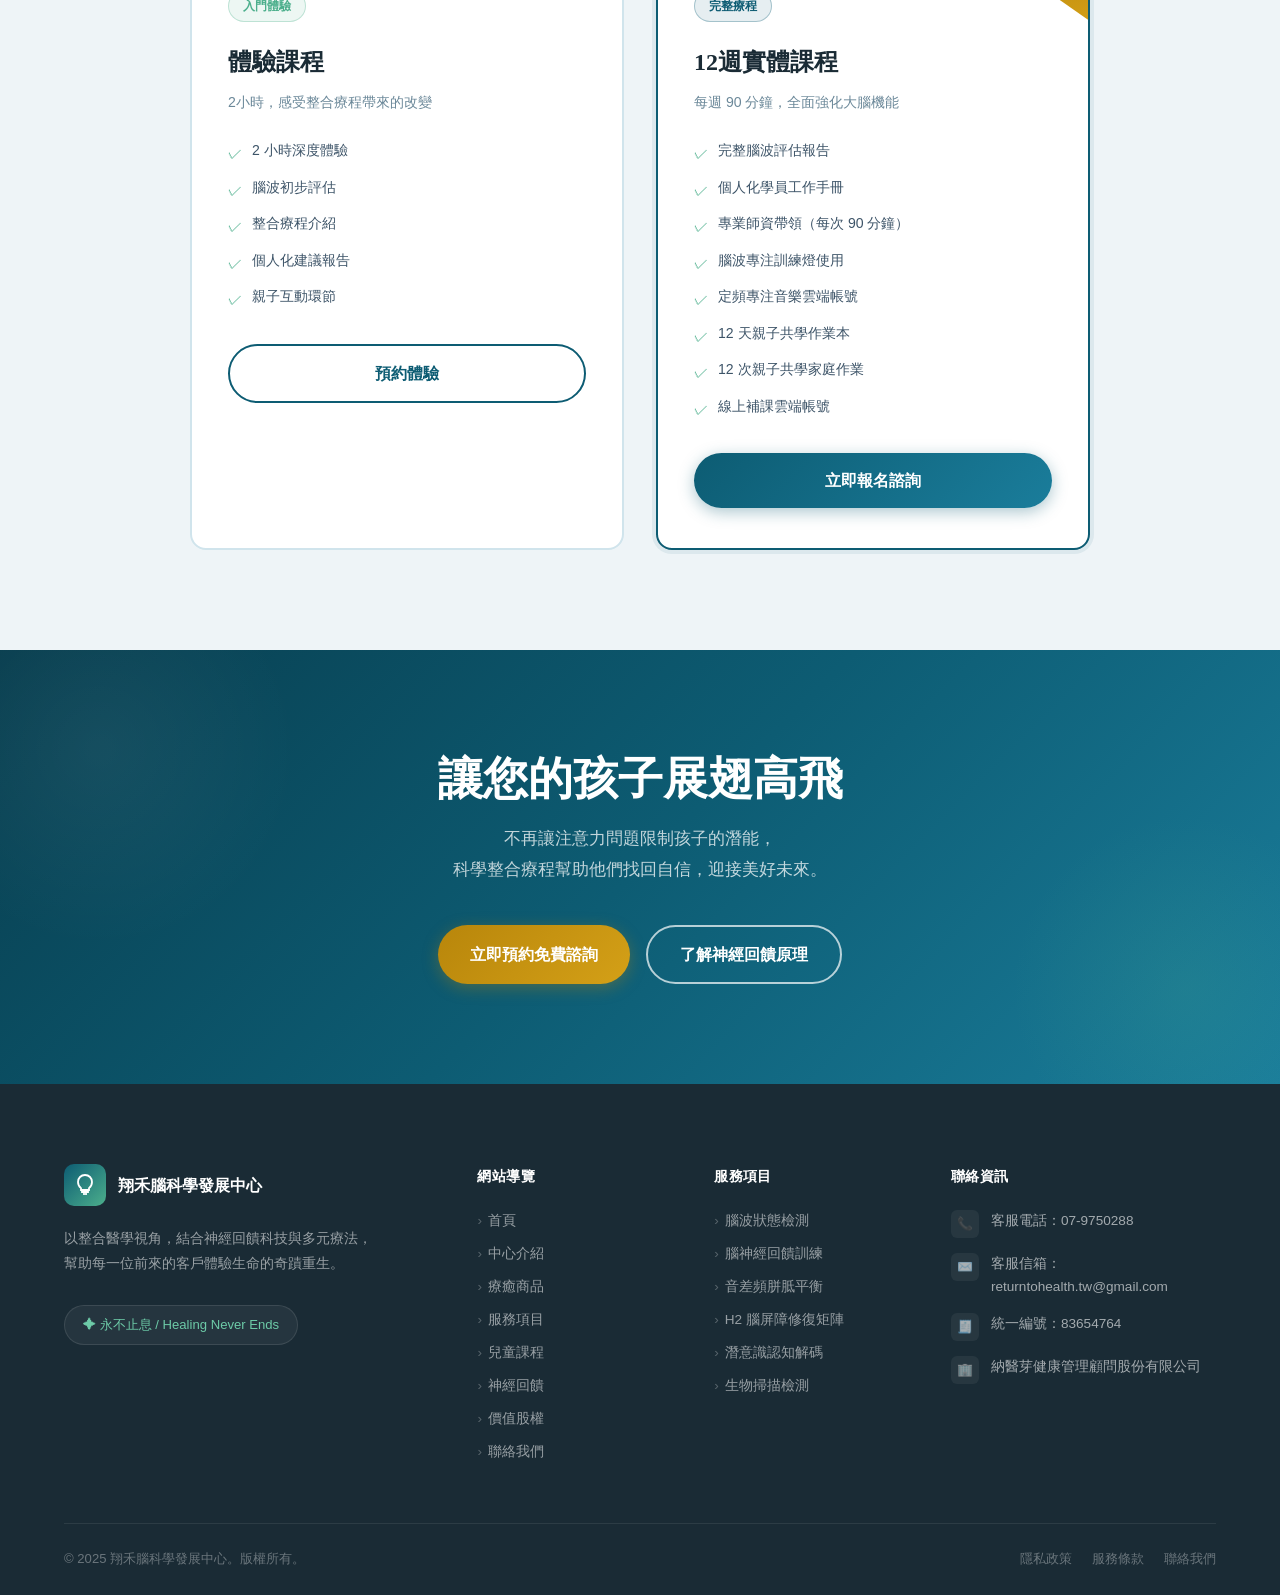
<file: children-program.html>
<!DOCTYPE html>
<html lang="zh-TW">
<head>
  <meta charset="UTF-8" />
  <meta name="viewport" content="width=device-width, initial-scale=1.0" />
  <title>兒童專注力課程 | 翔禾腦科學發展中心</title>
  <meta name="description" content="翔禾兒童專注力整合課程，10種療程模式結合，科學改善ADD/ADHD，不依賴藥物。2小時體驗課程或12週完整方案。" />
  <link rel="stylesheet" href="styles.css" />
  <link rel="preconnect" href="https://fonts.googleapis.com" />
  <link rel="preconnect" href="https://fonts.gstatic.com" crossorigin />
</head>
<body>

  <!-- 導覽列 -->
  <nav class="navbar" id="navbar">
    <div class="container">
      <div class="navbar-inner">
        <a href="index.html" class="navbar-logo">
          <div class="logo-icon">
            <svg viewBox="0 0 24 24">
              <path d="M12 2C8 2 5 5 5 9c0 2.5 1.2 4.7 3 6.1V17h8v-1.9c1.8-1.4 3-3.6 3-6.1 0-4-3-7-7-7z"/>
              <path d="M9 17v2h6v-2"/><path d="M10 21h4"/>
            </svg>
          </div>
          <div class="logo-text">
            <span class="logo-name">翔禾腦科學發展中心</span>
            <span class="logo-en">Brain Science & Body Integration</span>
          </div>
        </a>
        <ul class="navbar-nav" id="navMenu">
          <li><a href="index.html" class="nav-link">首頁</a></li>
          <li><a href="about.html" class="nav-link">中心介紹</a></li>
          <li><a href="https://m.ccat.com.tw/4181/ProductList" class="nav-link" target="_blank" rel="noopener noreferrer">療癒商品</a></li>
          <li><a href="services.html" class="nav-link">服務項目</a></li>
          <li><a href="children-program.html" class="nav-link active">兒童課程</a></li>
          <li><a href="neurofeedback.html" class="nav-link">神經回饋</a></li>
          <li><a href="invest.html" class="nav-link">價值股權</a></li>
          <li><a href="contact.html" class="nav-link navbar-cta">立即預約</a></li>
        </ul>
        <button class="navbar-toggle" id="navToggle" aria-label="開啟選單">
          <span></span><span></span><span></span>
        </button>
      </div>
    </div>
  </nav>

  <!-- 頁面 Banner -->
  <section class="page-banner">
    <div class="container">
      <div class="page-banner-content">
        <nav class="breadcrumb">
          <a href="index.html">首頁</a>
          <span class="breadcrumb-sep">›</span>
          <span>兒童專注力課程</span>
        </nav>
        <h1 class="page-banner-title">兒童專注力<br/>整合課程</h1>
        <p class="page-banner-desc">
          啟動身體自癒超能力 · 科學、整合、無藥物副作用的專注力提升方案
        </p>
      </div>
    </div>
  </section>

  <!-- 問題說明 -->
  <section class="content-section">
    <div class="container">
      <div class="section-header fade-in">
        <span class="section-tag">現代兒童挑戰</span>
        <h2 class="section-title">您的孩子是否有這些困擾？</h2>
        <p class="section-subtitle">這些問題比您想像的更常見，而且有科學方法可以有效改善</p>
        <div class="section-divider"></div>
      </div>

      <div style="display: grid; grid-template-columns: repeat(3, 1fr); gap: 24px;" class="fade-in">
        <div style="background: white; border-radius: var(--radius-md); padding: 32px 28px; border: 1px solid var(--border); box-shadow: var(--shadow-sm); border-top: 4px solid var(--primary);">
          <div style="font-size: 2.5rem; margin-bottom: 16px;">😤</div>
          <h3 style="font-family: 'Noto Serif TC', serif; font-size: 1.1rem; color: var(--text-dark); margin-bottom: 12px;">過度活躍</h3>
          <p style="font-size: 0.88rem; color: var(--text-muted); line-height: 1.8; font-style: italic;">
            「我的孩子精力充沛，完全靜不下來，在學校和在家都沒辦法好好坐著……」
          </p>
        </div>
        <div style="background: white; border-radius: var(--radius-md); padding: 32px 28px; border: 1px solid var(--border); box-shadow: var(--shadow-sm); border-top: 4px solid var(--accent);">
          <div style="font-size: 2.5rem; margin-bottom: 16px;">📚</div>
          <h3 style="font-family: 'Noto Serif TC', serif; font-size: 1.1rem; color: var(--text-dark); margin-bottom: 12px;">學習困難</h3>
          <p style="font-size: 0.88rem; color: var(--text-muted); line-height: 1.8; font-style: italic;">
            「寫一題作業要花很長時間，注意力總是不在課業上，考試成績很不穩定……」
          </p>
        </div>
        <div style="background: white; border-radius: var(--radius-md); padding: 32px 28px; border: 1px solid var(--border); box-shadow: var(--shadow-sm); border-top: 4px solid var(--secondary);">
          <div style="font-size: 2.5rem; margin-bottom: 16px;">😔</div>
          <h3 style="font-family: 'Noto Serif TC', serif; font-size: 1.1rem; color: var(--text-dark); margin-bottom: 12px;">情緒困擾</h3>
          <p style="font-size: 0.88rem; color: var(--text-muted); line-height: 1.8; font-style: italic;">
            「孩子情緒起伏很大，容易沮喪或發脾氣，自信心也越來越低……」
          </p>
        </div>
      </div>

      <div style="margin-top: 48px; background: var(--bg-section); border-radius: var(--radius-md); padding: 36px 40px;" class="fade-in">
        <h3 style="font-family: 'Noto Serif TC', serif; font-size: 1.2rem; color: var(--text-dark); margin-bottom: 20px; text-align: center;">⚠️ 注意力問題若未及時改善，可能帶來的影響</h3>
        <div style="display: grid; grid-template-columns: repeat(3, 1fr); gap: 20px;">
          <div style="text-align: center; padding: 16px;">
            <div style="font-size: 2rem; font-weight: 900; color: var(--primary); margin-bottom: 4px;">50%</div>
            <div style="font-size: 0.82rem; color: var(--text-muted);">發展為對立性違抗行為</div>
          </div>
          <div style="text-align: center; padding: 16px;">
            <div style="font-size: 2rem; font-weight: 900; color: var(--accent); margin-bottom: 4px;">40%</div>
            <div style="font-size: 0.82rem; color: var(--text-muted);">伴隨學習障礙</div>
          </div>
          <div style="text-align: center; padding: 16px;">
            <div style="font-size: 2rem; font-weight: 900; color: var(--secondary); margin-bottom: 4px;">25%</div>
            <div style="font-size: 0.82rem; color: var(--text-muted);">出現焦慮症狀</div>
          </div>
        </div>
        <p style="text-align: center; font-size: 0.88rem; color: var(--text-muted); margin-top: 12px;">
          及早介入，透過科學整合療程，可以有效扭轉這些統計數字。
        </p>
      </div>
    </div>
  </section>

  <!-- 我們的方法 -->
  <section class="content-section" style="background: var(--bg-section);">
    <div class="container">
      <div class="section-header fade-in">
        <span class="section-tag">整合醫學方法</span>
        <h2 class="section-title">為什麼選擇整合療程？</h2>
        <p class="section-subtitle">藥物治療可能帶來副作用，整合療程從根本改善，效果更持久</p>
        <div class="section-divider"></div>
      </div>

      <div style="display: grid; grid-template-columns: 1fr 1fr; gap: 40px; margin-bottom: 48px;" class="fade-in">
        <div style="background: white; border-radius: var(--radius-md); padding: 36px; border: 1px solid var(--border);">
          <h3 style="font-family: 'Noto Serif TC', serif; font-size: 1.2rem; color: var(--text-dark); margin-bottom: 16px;">❌ 單純藥物治療的問題</h3>
          <div style="display: flex; flex-direction: column; gap: 12px;">
            <div style="display: flex; gap: 12px; padding: 12px; background: rgba(220, 50, 50, 0.05); border-radius: var(--radius-sm);">
              <span style="color: #DC3232; flex-shrink: 0;">✗</span>
              <span style="font-size: 0.88rem; color: var(--text-body);">可能造成記憶力下降</span>
            </div>
            <div style="display: flex; gap: 12px; padding: 12px; background: rgba(220, 50, 50, 0.05); border-radius: var(--radius-sm);">
              <span style="color: #DC3232; flex-shrink: 0;">✗</span>
              <span style="font-size: 0.88rem; color: var(--text-body);">影響動作流暢性與協調</span>
            </div>
            <div style="display: flex; gap: 12px; padding: 12px; background: rgba(220, 50, 50, 0.05); border-radius: var(--radius-sm);">
              <span style="color: #DC3232; flex-shrink: 0;">✗</span>
              <span style="font-size: 0.88rem; color: var(--text-body);">可能產生情緒煩躁</span>
            </div>
            <div style="display: flex; gap: 12px; padding: 12px; background: rgba(220, 50, 50, 0.05); border-radius: var(--radius-sm);">
              <span style="color: #DC3232; flex-shrink: 0;">✗</span>
              <span style="font-size: 0.88rem; color: var(--text-body);">停藥後症狀可能復發</span>
            </div>
            <div style="display: flex; gap: 12px; padding: 12px; background: rgba(220, 50, 50, 0.05); border-radius: var(--radius-sm);">
              <span style="color: #DC3232; flex-shrink: 0;">✗</span>
              <span style="font-size: 0.88rem; color: var(--text-body);">未解決根本神經失衡</span>
            </div>
          </div>
        </div>

        <div style="background: linear-gradient(145deg, rgba(76,175,140,0.05), rgba(13,92,115,0.05)); border-radius: var(--radius-md); padding: 36px; border: 1px solid rgba(76,175,140,0.2);">
          <h3 style="font-family: 'Noto Serif TC', serif; font-size: 1.2rem; color: var(--text-dark); margin-bottom: 16px;">✅ 翔禾整合療程的優勢</h3>
          <div style="display: flex; flex-direction: column; gap: 12px;">
            <div style="display: flex; gap: 12px; padding: 12px; background: rgba(76, 175, 140, 0.08); border-radius: var(--radius-sm);">
              <span style="color: var(--accent); flex-shrink: 0;">✓</span>
              <span style="font-size: 0.88rem; color: var(--text-body);">無藥物副作用，安全自然</span>
            </div>
            <div style="display: flex; gap: 12px; padding: 12px; background: rgba(76, 175, 140, 0.08); border-radius: var(--radius-sm);">
              <span style="color: var(--accent); flex-shrink: 0;">✓</span>
              <span style="font-size: 0.88rem; color: var(--text-body);">從根本改善神經調節能力</span>
            </div>
            <div style="display: flex; gap: 12px; padding: 12px; background: rgba(76, 175, 140, 0.08); border-radius: var(--radius-sm);">
              <span style="color: var(--accent); flex-shrink: 0;">✓</span>
              <span style="font-size: 0.88rem; color: var(--text-body);">效果持久，利用神經可塑性</span>
            </div>
            <div style="display: flex; gap: 12px; padding: 12px; background: rgba(76, 175, 140, 0.08); border-radius: var(--radius-sm);">
              <span style="color: var(--accent); flex-shrink: 0;">✓</span>
              <span style="font-size: 0.88rem; color: var(--text-body);">同時提升自信心與情緒調節</span>
            </div>
            <div style="display: flex; gap: 12px; padding: 12px; background: rgba(76, 175, 140, 0.08); border-radius: var(--radius-sm);">
              <span style="color: var(--accent); flex-shrink: 0;">✓</span>
              <span style="font-size: 0.88rem; color: var(--text-body);">國際研究機構科學支持</span>
            </div>
          </div>
        </div>
      </div>
    </div>
  </section>

  <!-- 10 種療程模式 -->
  <section class="content-section">
    <div class="container">
      <div class="section-header fade-in">
        <span class="section-tag">課程模式</span>
        <h2 class="section-title">10 種整合療程<br/>全方位強化大腦</h2>
        <p class="section-subtitle">每一種療程都針對大腦與身體的特定面向，相互搭配效果倍增</p>
        <div class="section-divider"></div>
      </div>

      <div style="display: grid; grid-template-columns: repeat(2, 1fr); gap: 24px;" class="fade-in">
        <div style="display: flex; gap: 20px; padding: 28px; background: white; border-radius: var(--radius-md); border: 1px solid var(--border); box-shadow: var(--shadow-sm); transition: var(--transition);" onmouseover="this.style.transform='translateY(-4px)'; this.style.boxShadow='var(--shadow-md)'" onmouseout="this.style.transform=''; this.style.boxShadow='var(--shadow-sm)'">
          <div style="width: 56px; height: 56px; background: linear-gradient(135deg, #E8F4F8, #C5E3F0); border-radius: 12px; display: flex; align-items: center; justify-content: center; font-size: 1.5rem; flex-shrink: 0;">📊</div>
          <div>
            <div style="font-weight: 700; color: var(--text-dark); margin-bottom: 6px; font-size: 1rem;">生理腦波檢測</div>
            <div style="font-size: 0.85rem; color: var(--text-muted); line-height: 1.7;">精密 EEG 評估，建立個人大腦功能基準線，追蹤整個課程期間的改善進度</div>
          </div>
        </div>

        <div style="display: flex; gap: 20px; padding: 28px; background: white; border-radius: var(--radius-md); border: 1px solid var(--border); box-shadow: var(--shadow-sm); transition: var(--transition);" onmouseover="this.style.transform='translateY(-4px)'; this.style.boxShadow='var(--shadow-md)'" onmouseout="this.style.transform=''; this.style.boxShadow='var(--shadow-sm)'">
          <div style="width: 56px; height: 56px; background: linear-gradient(135deg, #E8F8F2, #C5F0DC); border-radius: 12px; display: flex; align-items: center; justify-content: center; font-size: 1.5rem; flex-shrink: 0;">🎮</div>
          <div>
            <div style="font-weight: 700; color: var(--text-dark); margin-bottom: 6px; font-size: 1rem;">腦波訓練遊戲</div>
            <div style="font-size: 0.85rem; color: var(--text-muted); line-height: 1.7;">透過神經回饋遊戲，讓孩子在愉快的體驗中自然提升專注力，寓教於樂</div>
          </div>
        </div>

        <div style="display: flex; gap: 20px; padding: 28px; background: white; border-radius: var(--radius-md); border: 1px solid var(--border); box-shadow: var(--shadow-sm); transition: var(--transition);" onmouseover="this.style.transform='translateY(-4px)'; this.style.boxShadow='var(--shadow-md)'" onmouseout="this.style.transform=''; this.style.boxShadow='var(--shadow-sm)'">
          <div style="width: 56px; height: 56px; background: linear-gradient(135deg, #F8F0E8, #F0DCC5); border-radius: 12px; display: flex; align-items: center; justify-content: center; font-size: 1.5rem; flex-shrink: 0;">🧘</div>
          <div>
            <div style="font-weight: 700; color: var(--text-dark); margin-bottom: 6px; font-size: 1rem;">腦波調教課程</div>
            <div style="font-size: 0.85rem; color: var(--text-muted); line-height: 1.7;">透過系統性腦波訓練課程，強化 Alpha/Beta 波的調控能力，改善衝動控制</div>
          </div>
        </div>

        <div style="display: flex; gap: 20px; padding: 28px; background: white; border-radius: var(--radius-md); border: 1px solid var(--border); box-shadow: var(--shadow-sm); transition: var(--transition);" onmouseover="this.style.transform='translateY(-4px)'; this.style.boxShadow='var(--shadow-md)'" onmouseout="this.style.transform=''; this.style.boxShadow='var(--shadow-sm)'">
          <div style="width: 56px; height: 56px; background: linear-gradient(135deg, #E8F8E8, #C5F0C5); border-radius: 12px; display: flex; align-items: center; justify-content: center; font-size: 1.5rem; flex-shrink: 0;">🏃</div>
          <div>
            <div style="font-weight: 700; color: var(--text-dark); margin-bottom: 6px; font-size: 1rem;">運動腦平衡</div>
            <div style="font-size: 0.85rem; color: var(--text-muted); line-height: 1.7;">南澳大學研究支持，特定運動序列激活前額葉皮質，強化執行功能與專注力</div>
          </div>
        </div>

        <div style="display: flex; gap: 20px; padding: 28px; background: white; border-radius: var(--radius-md); border: 1px solid var(--border); box-shadow: var(--shadow-sm); transition: var(--transition);" onmouseover="this.style.transform='translateY(-4px)'; this.style.boxShadow='var(--shadow-md)'" onmouseout="this.style.transform=''; this.style.boxShadow='var(--shadow-sm)'">
          <div style="width: 56px; height: 56px; background: linear-gradient(135deg, #E8F0F8, #C5D8F0); border-radius: 12px; display: flex; align-items: center; justify-content: center; font-size: 1.5rem; flex-shrink: 0;">💧</div>
          <div>
            <div style="font-weight: 700; color: var(--text-dark); margin-bottom: 6px; font-size: 1rem;">H₂ 去氧化應激療法</div>
            <div style="font-size: 0.85rem; color: var(--text-muted); line-height: 1.7;">日本鈴鹿大學研究支持，氫分子抗氧化，改善腦細胞能量代謝與粒線體功能</div>
          </div>
        </div>

        <div style="display: flex; gap: 20px; padding: 28px; background: white; border-radius: var(--radius-md); border: 1px solid var(--border); box-shadow: var(--shadow-sm); transition: var(--transition);" onmouseover="this.style.transform='translateY(-4px)'; this.style.boxShadow='var(--shadow-md)'" onmouseout="this.style.transform=''; this.style.boxShadow='var(--shadow-sm)'">
          <div style="width: 56px; height: 56px; background: linear-gradient(135deg, #F0E8F8, #DCC5F0); border-radius: 12px; display: flex; align-items: center; justify-content: center; font-size: 1.5rem; flex-shrink: 0;">🎨</div>
          <div>
            <div style="font-weight: 700; color: var(--text-dark); margin-bottom: 6px; font-size: 1rem;">潛意識認知解碼</div>
            <div style="font-size: 0.85rem; color: var(--text-muted); line-height: 1.7;">伊利諾藝術治療研究所方法，透過多元藝術媒介釋放情緒、建立自我表達能力</div>
          </div>
        </div>

        <div style="display: flex; gap: 20px; padding: 28px; background: white; border-radius: var(--radius-md); border: 1px solid var(--border); box-shadow: var(--shadow-sm); transition: var(--transition);" onmouseover="this.style.transform='translateY(-4px)'; this.style.boxShadow='var(--shadow-md)'" onmouseout="this.style.transform=''; this.style.boxShadow='var(--shadow-sm)'">
          <div style="width: 56px; height: 56px; background: linear-gradient(135deg, #F8F8E8, #F0F0C5); border-radius: 12px; display: flex; align-items: center; justify-content: center; font-size: 1.5rem; flex-shrink: 0;">💡</div>
          <div>
            <div style="font-weight: 700; color: var(--text-dark); margin-bottom: 6px; font-size: 1rem;">腦波專注訓練燈</div>
            <div style="font-size: 0.85rem; color: var(--text-muted); line-height: 1.7;">萊登大學腦認知研究所支持，特定光頻率刺激有效提升專注力與注意力持續時間</div>
          </div>
        </div>

        <div style="display: flex; gap: 20px; padding: 28px; background: white; border-radius: var(--radius-md); border: 1px solid var(--border); box-shadow: var(--shadow-sm); transition: var(--transition);" onmouseover="this.style.transform='translateY(-4px)'; this.style.boxShadow='var(--shadow-md)'" onmouseout="this.style.transform=''; this.style.boxShadow='var(--shadow-sm)'">
          <div style="width: 56px; height: 56px; background: linear-gradient(135deg, #F8E8E8, #F0C5C5); border-radius: 12px; display: flex; align-items: center; justify-content: center; font-size: 1.5rem; flex-shrink: 0;">👨‍👩‍👧</div>
          <div>
            <div style="font-weight: 700; color: var(--text-dark); margin-bottom: 6px; font-size: 1rem;">親子腦波共振陪跑</div>
            <div style="font-size: 0.85rem; color: var(--text-muted); line-height: 1.7;">加州大學 MIND 研究所方法，幫助家長理解孩子，建立支持性家庭環境</div>
          </div>
        </div>

        <div style="display: flex; gap: 20px; padding: 28px; background: white; border-radius: var(--radius-md); border: 1px solid var(--border); box-shadow: var(--shadow-sm); transition: var(--transition);" onmouseover="this.style.transform='translateY(-4px)'; this.style.boxShadow='var(--shadow-md)'" onmouseout="this.style.transform=''; this.style.boxShadow='var(--shadow-sm)'">
          <div style="width: 56px; height: 56px; background: linear-gradient(135deg, #E8F4F8, #C5E8F8); border-radius: 12px; display: flex; align-items: center; justify-content: center; font-size: 1.5rem; flex-shrink: 0;">〰️</div>
          <div>
            <div style="font-weight: 700; color: var(--text-dark); margin-bottom: 6px; font-size: 1rem;">頻率震盪課程</div>
            <div style="font-size: 0.85rem; color: var(--text-muted); line-height: 1.7;">透過特定頻率振動刺激，調節神經系統張力，改善感知整合能力</div>
          </div>
        </div>

        <div style="display: flex; gap: 20px; padding: 28px; background: white; border-radius: var(--radius-md); border: 1px solid var(--border); box-shadow: var(--shadow-sm); transition: var(--transition);" onmouseover="this.style.transform='translateY(-4px)'; this.style.boxShadow='var(--shadow-md)'" onmouseout="this.style.transform=''; this.style.boxShadow='var(--shadow-sm)'">
          <div style="width: 56px; height: 56px; background: linear-gradient(135deg, #F0F8E8, #D8F0C5); border-radius: 12px; display: flex; align-items: center; justify-content: center; font-size: 1.5rem; flex-shrink: 0;">👁️</div>
          <div>
            <div style="font-weight: 700; color: var(--text-dark); margin-bottom: 6px; font-size: 1rem;">視神經鎮定調教</div>
            <div style="font-size: 0.85rem; color: var(--text-muted); line-height: 1.7;">針對視覺處理系統的調節訓練，改善視覺追蹤和閱讀能力，減少視覺疲勞</div>
          </div>
        </div>
      </div>
    </div>
  </section>

  <!-- 課程評估內容 -->
  <section class="content-section" style="background: var(--bg-section);">
    <div class="container">
      <div class="section-header fade-in">
        <span class="section-tag">評估報告</span>
        <h2 class="section-title">全面的個人化評估報告</h2>
        <p class="section-subtitle">課程包含完整的多維度評估，幫助您全面了解孩子的潛能與特質</p>
        <div class="section-divider"></div>
      </div>

      <div style="display: grid; grid-template-columns: repeat(3, 1fr); gap: 24px;" class="fade-in">
        <div style="background: white; border-radius: var(--radius-md); padding: 32px 28px; border: 1px solid var(--border); box-shadow: var(--shadow-sm);">
          <div style="width: 52px; height: 52px; background: linear-gradient(135deg, #E8F4F8, #C5E3F0); border-radius: 12px; display: flex; align-items: center; justify-content: center; font-size: 1.3rem; margin-bottom: 16px;">📊</div>
          <h3 style="font-family: 'Noto Serif TC', serif; font-size: 1rem; color: var(--text-dark); margin-bottom: 10px;">腦波功能評估</h3>
          <ul style="display: flex; flex-direction: column; gap: 6px;">
            <li style="font-size: 0.82rem; color: var(--text-muted); padding-left: 12px; position: relative;">
              <span style="position: absolute; left: 0; color: var(--accent);">•</span>專注力/放鬆力比值
            </li>
            <li style="font-size: 0.82rem; color: var(--text-muted); padding-left: 12px; position: relative;">
              <span style="position: absolute; left: 0; color: var(--accent);">•</span>各腦波頻段分布
            </li>
            <li style="font-size: 0.82rem; color: var(--text-muted); padding-left: 12px; position: relative;">
              <span style="position: absolute; left: 0; color: var(--accent);">•</span>課程前後進步對比
            </li>
          </ul>
        </div>

        <div style="background: white; border-radius: var(--radius-md); padding: 32px 28px; border: 1px solid var(--border); box-shadow: var(--shadow-sm);">
          <div style="width: 52px; height: 52px; background: linear-gradient(135deg, #E8F8F2, #C5F0DC); border-radius: 12px; display: flex; align-items: center; justify-content: center; font-size: 1.3rem; margin-bottom: 16px;">✨</div>
          <h3 style="font-family: 'Noto Serif TC', serif; font-size: 1rem; color: var(--text-dark); margin-bottom: 10px;">靈性潛能分析</h3>
          <ul style="display: flex; flex-direction: column; gap: 6px;">
            <li style="font-size: 0.82rem; color: var(--text-muted); padding-left: 12px; position: relative;">
              <span style="position: absolute; left: 0; color: var(--accent);">•</span>直覺力與洞察力
            </li>
            <li style="font-size: 0.82rem; color: var(--text-muted); padding-left: 12px; position: relative;">
              <span style="position: absolute; left: 0; color: var(--accent);">•</span>能量充盈度
            </li>
            <li style="font-size: 0.82rem; color: var(--text-muted); padding-left: 12px; position: relative;">
              <span style="position: absolute; left: 0; color: var(--accent);">•</span>內在穩定性與高度專注
            </li>
            <li style="font-size: 0.82rem; color: var(--text-muted); padding-left: 12px; position: relative;">
              <span style="position: absolute; left: 0; color: var(--accent);">•</span>邏輯分析與環境覺察
            </li>
          </ul>
        </div>

        <div style="background: white; border-radius: var(--radius-md); padding: 32px 28px; border: 1px solid var(--border); box-shadow: var(--shadow-sm);">
          <div style="width: 52px; height: 52px; background: linear-gradient(135deg, #F8F0E8, #F0DCC5); border-radius: 12px; display: flex; align-items: center; justify-content: center; font-size: 1.3rem; margin-bottom: 16px;">🧩</div>
          <h3 style="font-family: 'Noto Serif TC', serif; font-size: 1rem; color: var(--text-dark); margin-bottom: 10px;">性格發展分析</h3>
          <ul style="display: flex; flex-direction: column; gap: 6px;">
            <li style="font-size: 0.82rem; color: var(--text-muted); padding-left: 12px; position: relative;">
              <span style="position: absolute; left: 0; color: var(--accent);">•</span>原型人格特質
            </li>
            <li style="font-size: 0.82rem; color: var(--text-muted); padding-left: 12px; position: relative;">
              <span style="position: absolute; left: 0; color: var(--accent);">•</span>家庭影響人格
            </li>
            <li style="font-size: 0.82rem; color: var(--text-muted); padding-left: 12px; position: relative;">
              <span style="position: absolute; left: 0; color: var(--accent);">•</span>社交化人格
            </li>
            <li style="font-size: 0.82rem; color: var(--text-muted); padding-left: 12px; position: relative;">
              <span style="position: absolute; left: 0; color: var(--accent);">•</span>榮格 16 型人格潛能
            </li>
          </ul>
        </div>

        <div style="background: white; border-radius: var(--radius-md); padding: 32px 28px; border: 1px solid var(--border); box-shadow: var(--shadow-sm);">
          <div style="width: 52px; height: 52px; background: linear-gradient(135deg, #F0E8F8, #DCC5F0); border-radius: 12px; display: flex; align-items: center; justify-content: center; font-size: 1.3rem; margin-bottom: 16px;">💪</div>
          <h3 style="font-family: 'Noto Serif TC', serif; font-size: 1rem; color: var(--text-dark); margin-bottom: 10px;">24 項心理優勢</h3>
          <div style="display: flex; flex-wrap: wrap; gap: 6px; margin-top: 8px;">
            <span style="background: var(--bg-section); padding: 3px 8px; border-radius: 4px; font-size: 0.75rem; color: var(--text-body);">創造力</span>
            <span style="background: var(--bg-section); padding: 3px 8px; border-radius: 4px; font-size: 0.75rem; color: var(--text-body);">好奇心</span>
            <span style="background: var(--bg-section); padding: 3px 8px; border-radius: 4px; font-size: 0.75rem; color: var(--text-body);">誠信</span>
            <span style="background: var(--bg-section); padding: 3px 8px; border-radius: 4px; font-size: 0.75rem; color: var(--text-body);">勇氣</span>
            <span style="background: var(--bg-section); padding: 3px 8px; border-radius: 4px; font-size: 0.75rem; color: var(--text-body);">堅持</span>
            <span style="background: var(--bg-section); padding: 3px 8px; border-radius: 4px; font-size: 0.75rem; color: var(--text-body);">善良</span>
            <span style="background: var(--bg-section); padding: 3px 8px; border-radius: 4px; font-size: 0.75rem; color: var(--text-body);">愛</span>
            <span style="background: var(--bg-section); padding: 3px 8px; border-radius: 4px; font-size: 0.75rem; color: var(--text-body);">社交智能</span>
            <span style="background: var(--bg-section); padding: 3px 8px; border-radius: 4px; font-size: 0.75rem; color: var(--text-body);">領導力</span>
            <span style="background: var(--bg-section); padding: 3px 8px; border-radius: 4px; font-size: 0.75rem; color: var(--text-body);">感恩</span>
            <span style="background: var(--bg-section); padding: 3px 8px; border-radius: 4px; font-size: 0.75rem; color: var(--text-body);">幽默</span>
            <span style="background: var(--bg-section); padding: 3px 8px; border-radius: 4px; font-size: 0.75rem; color: var(--text-body);">希望感</span>
            <span style="font-size: 0.75rem; color: var(--text-muted); padding: 3px 0;">...共 24 項</span>
          </div>
        </div>

        <div style="background: white; border-radius: var(--radius-md); padding: 32px 28px; border: 1px solid var(--border); box-shadow: var(--shadow-sm);">
          <div style="width: 52px; height: 52px; background: linear-gradient(135deg, #E8F0F8, #C5D8F0); border-radius: 12px; display: flex; align-items: center; justify-content: center; font-size: 1.3rem; margin-bottom: 16px;">🎯</div>
          <h3 style="font-family: 'Noto Serif TC', serif; font-size: 1rem; color: var(--text-dark); margin-bottom: 10px;">生命方向規劃</h3>
          <ul style="display: flex; flex-direction: column; gap: 6px;">
            <li style="font-size: 0.82rem; color: var(--text-muted); padding-left: 12px; position: relative;">
              <span style="position: absolute; left: 0; color: var(--accent);">•</span>兒童天賦潛能分析
            </li>
            <li style="font-size: 0.82rem; color: var(--text-muted); padding-left: 12px; position: relative;">
              <span style="position: absolute; left: 0; color: var(--accent);">•</span>學習風格建議
            </li>
            <li style="font-size: 0.82rem; color: var(--text-muted); padding-left: 12px; position: relative;">
              <span style="position: absolute; left: 0; color: var(--accent);">•</span>未來發展方向建議
            </li>
          </ul>
        </div>

        <div style="background: white; border-radius: var(--radius-md); padding: 32px 28px; border: 1px solid var(--border); box-shadow: var(--shadow-sm);">
          <div style="width: 52px; height: 52px; background: linear-gradient(135deg, #F8F8E8, #F0F0C5); border-radius: 12px; display: flex; align-items: center; justify-content: center; font-size: 1.3rem; margin-bottom: 16px;">📈</div>
          <h3 style="font-family: 'Noto Serif TC', serif; font-size: 1rem; color: var(--text-dark); margin-bottom: 10px;">課程後成果</h3>
          <ul style="display: flex; flex-direction: column; gap: 6px;">
            <li style="font-size: 0.82rem; color: var(--text-muted); padding-left: 12px; position: relative;">
              <span style="position: absolute; left: 0; color: var(--accent);">•</span>提升理解力
            </li>
            <li style="font-size: 0.82rem; color: var(--text-muted); padding-left: 12px; position: relative;">
              <span style="position: absolute; left: 0; color: var(--accent);">•</span>提升表達力
            </li>
            <li style="font-size: 0.82rem; color: var(--text-muted); padding-left: 12px; position: relative;">
              <span style="position: absolute; left: 0; color: var(--accent);">•</span>提升自信力
            </li>
          </ul>
        </div>
      </div>
    </div>
  </section>

  <!-- 課程方案 -->
  <section class="courses-section">
    <div class="container">
      <div class="section-header fade-in">
        <span class="section-tag">課程方案</span>
        <h2 class="section-title">選擇您的課程方案</h2>
        <div class="section-divider"></div>
      </div>

      <div class="courses-grid">
        <div class="course-card fade-in">
          <span class="course-tag course-tag-trial">入門體驗</span>
          <div class="course-name">體驗課程</div>
          <div class="course-subtitle">2小時，感受整合療程帶來的改變</div>
          <div class="course-features">
            <div class="course-feature"><span class="icon">✓</span><span>2 小時深度體驗</span></div>
            <div class="course-feature"><span class="icon">✓</span><span>腦波初步評估</span></div>
            <div class="course-feature"><span class="icon">✓</span><span>整合療程介紹</span></div>
            <div class="course-feature"><span class="icon">✓</span><span>個人化建議報告</span></div>
            <div class="course-feature"><span class="icon">✓</span><span>親子互動環節</span></div>
          </div>
          <a href="contact.html" class="btn btn-outline" style="width:100%; justify-content:center;">預約體驗</a>
        </div>

        <div class="course-card featured fade-in fade-in-delay-1">
          <span class="course-tag course-tag-full">完整療程</span>
          <div class="course-name">12週實體課程</div>
          <div class="course-subtitle">每週 90 分鐘，全面強化大腦機能</div>
          <div class="course-features">
            <div class="course-feature"><span class="icon">✓</span><span>完整腦波評估報告</span></div>
            <div class="course-feature"><span class="icon">✓</span><span>個人化學員工作手冊</span></div>
            <div class="course-feature"><span class="icon">✓</span><span>專業師資帶領（每次 90 分鐘）</span></div>
            <div class="course-feature"><span class="icon">✓</span><span>腦波專注訓練燈使用</span></div>
            <div class="course-feature"><span class="icon">✓</span><span>定頻專注音樂雲端帳號</span></div>
            <div class="course-feature"><span class="icon">✓</span><span>12 天親子共學作業本</span></div>
            <div class="course-feature"><span class="icon">✓</span><span>12 次親子共學家庭作業</span></div>
            <div class="course-feature"><span class="icon">✓</span><span>線上補課雲端帳號</span></div>
          </div>
          <a href="contact.html" class="btn btn-primary" style="width:100%; justify-content:center;">立即報名諮詢</a>
        </div>
      </div>
    </div>
  </section>

  <!-- CTA -->
  <section class="cta-section">
    <div class="container">
      <div class="cta-content fade-in">
        <h2 class="cta-title">讓您的孩子展翅高飛</h2>
        <p class="cta-subtitle">
          不再讓注意力問題限制孩子的潛能，<br/>
          科學整合療程幫助他們找回自信，迎接美好未來。
        </p>
        <div class="cta-actions">
          <a href="contact.html" class="btn btn-gold">立即預約免費諮詢</a>
          <a href="neurofeedback.html" class="btn btn-secondary">了解神經回饋原理</a>
        </div>
      </div>
    </div>
  </section>

  <!-- Footer -->
  <footer class="footer">
    <div class="container">
      <div class="footer-grid">
        <div class="footer-brand">
          <div class="footer-logo">
            <div class="footer-logo-icon">
              <svg viewBox="0 0 24 24">
                <path d="M12 2C8 2 5 5 5 9c0 2.5 1.2 4.7 3 6.1V17h8v-1.9c1.8-1.4 3-3.6 3-6.1 0-4-3-7-7-7z"/>
                <path d="M9 17v2h6v-2"/><path d="M10 21h4"/>
              </svg>
            </div>
            <span class="footer-logo-text">翔禾腦科學發展中心</span>
          </div>
          <p class="footer-desc">以整合醫學視角，結合神經回饋科技與多元療法，幫助每一位前來的客戶體驗生命的奇蹟重生。</p>
          <div class="footer-tagline">✦ 永不止息 / Healing Never Ends</div>
        </div>
        <div>
          <div class="footer-col-title">網站導覽</div>
          <ul class="footer-links">
            <li><a href="index.html" class="footer-link">首頁</a></li>
            <li><a href="about.html" class="footer-link">中心介紹</a></li>
            <li><a href="https://m.ccat.com.tw/4181/ProductList" class="footer-link" target="_blank" rel="noopener noreferrer">療癒商品</a></li>
            <li><a href="services.html" class="footer-link">服務項目</a></li>
            <li><a href="children-program.html" class="footer-link">兒童課程</a></li>
            <li><a href="neurofeedback.html" class="footer-link">神經回饋</a></li>
            <li><a href="invest.html" class="footer-link">價值股權</a></li>
            <li><a href="contact.html" class="footer-link">聯絡我們</a></li>
          </ul>
        </div>
        <div>
          <div class="footer-col-title">服務項目</div>
          <ul class="footer-links">
            <li><a href="services.html#eeg" class="footer-link">腦波狀態檢測</a></li>
            <li><a href="neurofeedback.html" class="footer-link">腦神經回饋訓練</a></li>
            <li><a href="services.html#frequency" class="footer-link">音差頻胼胝平衡</a></li>
            <li><a href="services.html#hydrogen" class="footer-link">H2 腦屏障修復矩陣</a></li>
            <li><a href="services.html#cognitive" class="footer-link">潛意識認知解碼</a></li>
            <li><a href="services.html#bioscan" class="footer-link">生物掃描檢測</a></li>
          </ul>
        </div>
        <div>
          <div class="footer-col-title">聯絡資訊</div>
          <div class="footer-contact-items">
            <div class="footer-contact-item"><div class="footer-contact-icon">📞</div><span>客服電話：07-9750288</span></div>
            <div class="footer-contact-item"><div class="footer-contact-icon">✉️</div><span>客服信箱：returntohealth.tw@gmail.com</span></div>
            <div class="footer-contact-item"><div class="footer-contact-icon">🧾</div><span>統一編號：83654764</span></div>
            <div class="footer-contact-item"><div class="footer-contact-icon">🏢</div><span>納醫芽健康管理顧問股份有限公司</span></div>
          </div>
        </div>
      </div>
      <div class="footer-bottom">
        <p class="footer-copyright">© 2025 翔禾腦科學發展中心。版權所有。</p>
        <div class="footer-bottom-links">
          <a href="#" class="footer-bottom-link">隱私政策</a>
          <a href="#" class="footer-bottom-link">服務條款</a>
          <a href="contact.html" class="footer-bottom-link">聯絡我們</a>
        </div>
      </div>
    </div>
  </footer>

  <button class="scroll-top" id="scrollTop" aria-label="回到頂部">↑</button>
  <script src="script.js"></script>
</body>
</html>
</file>
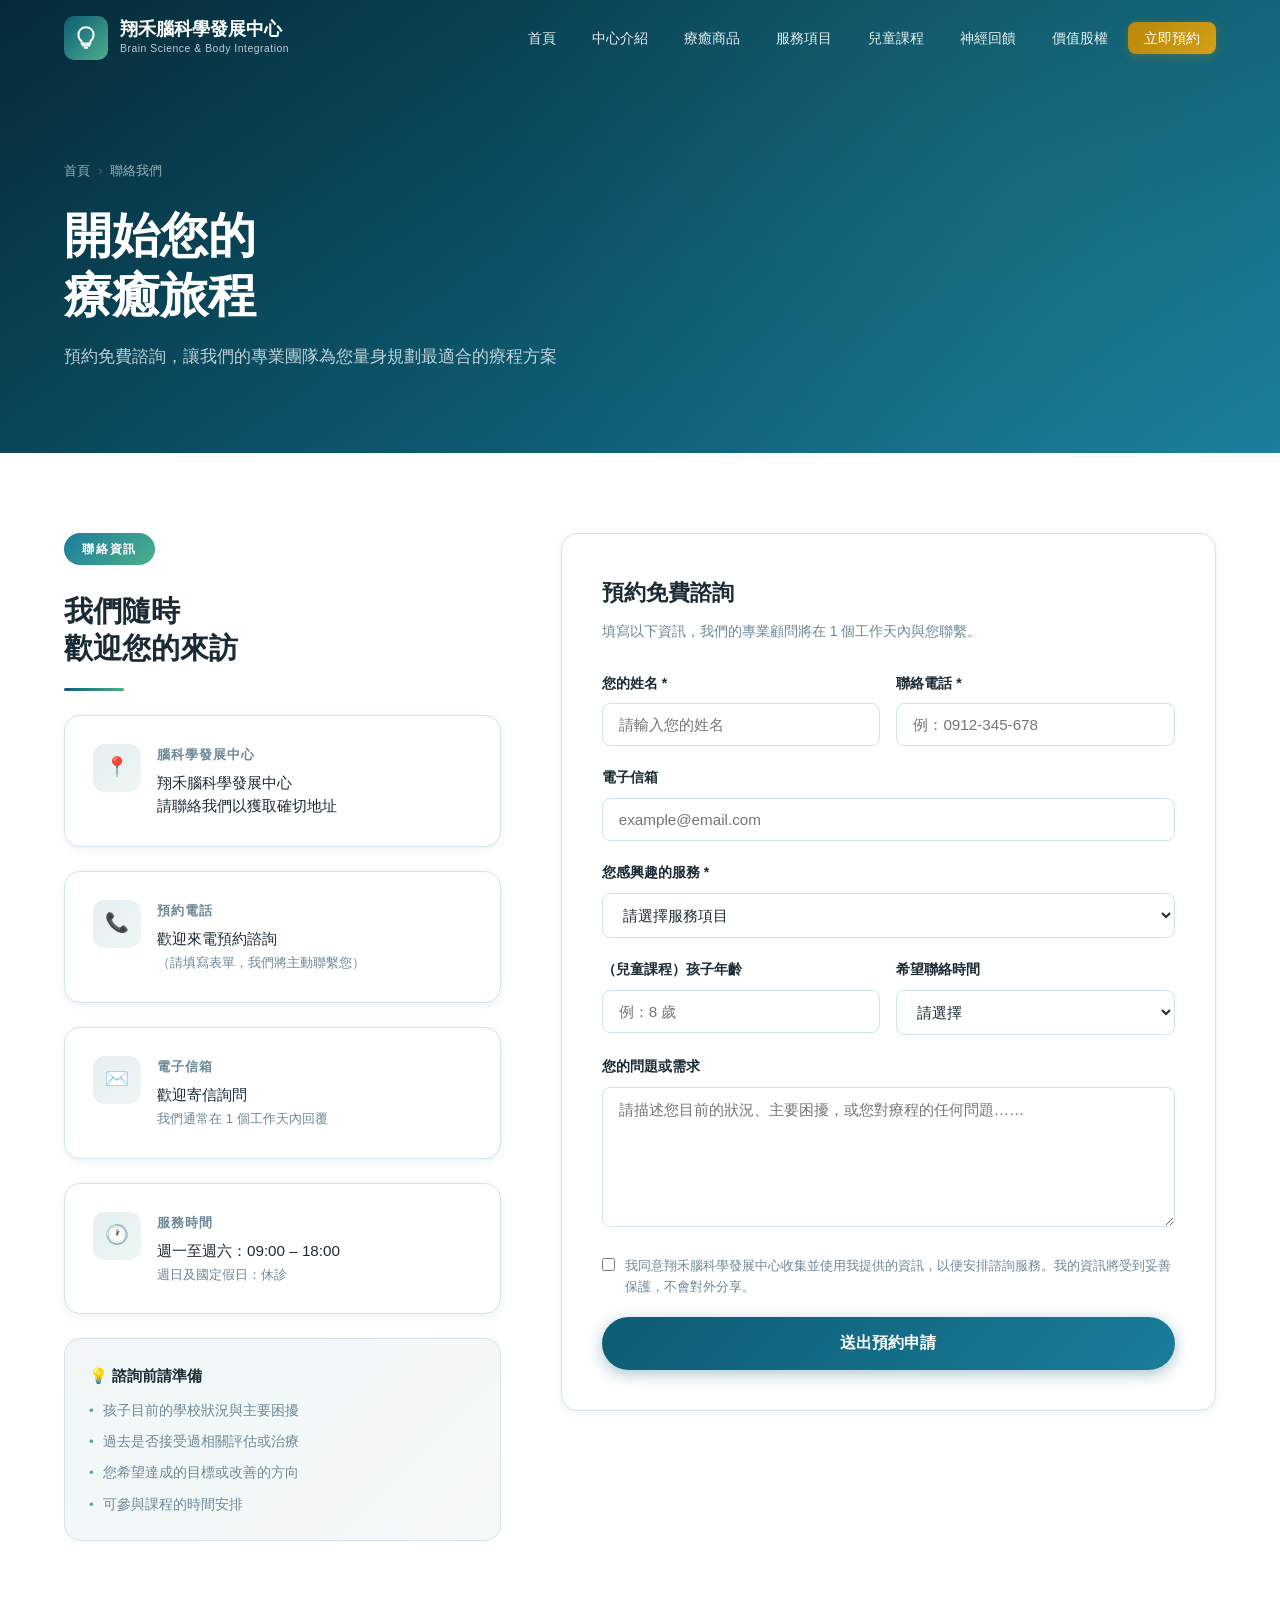
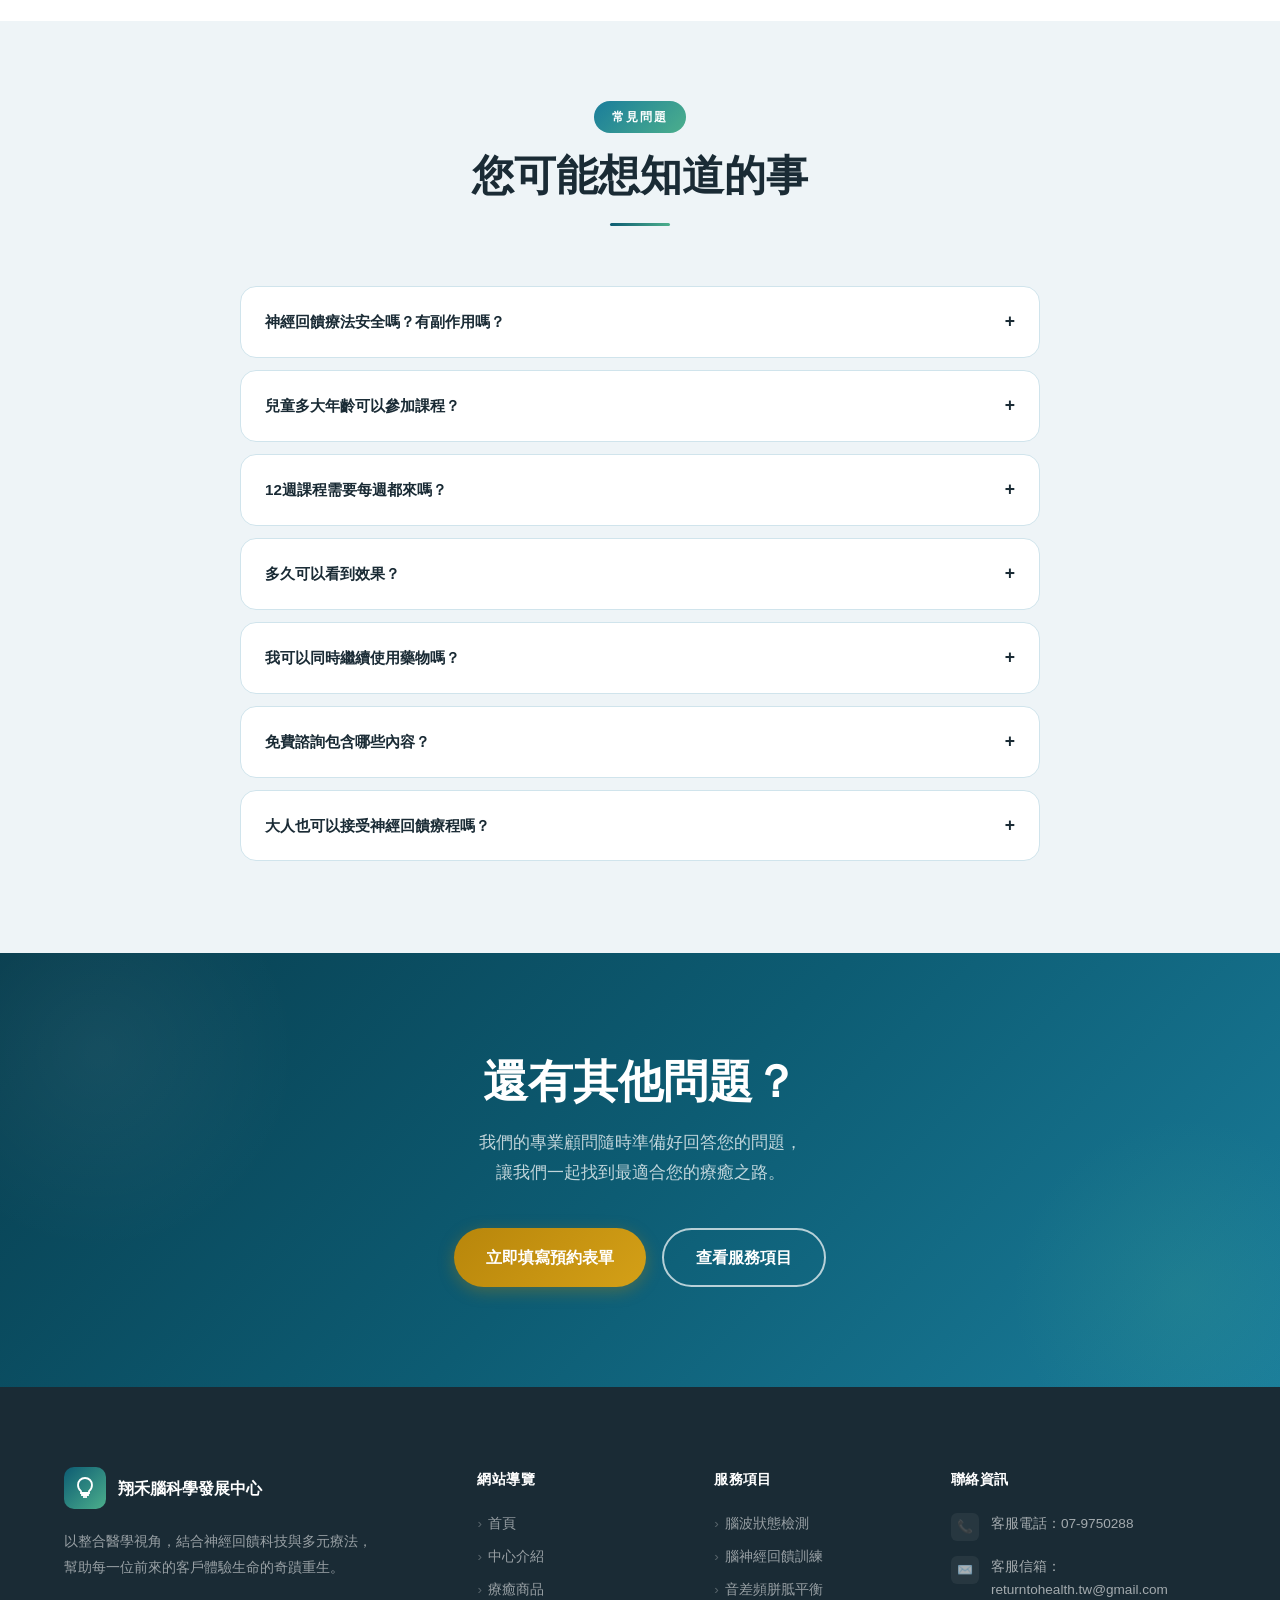
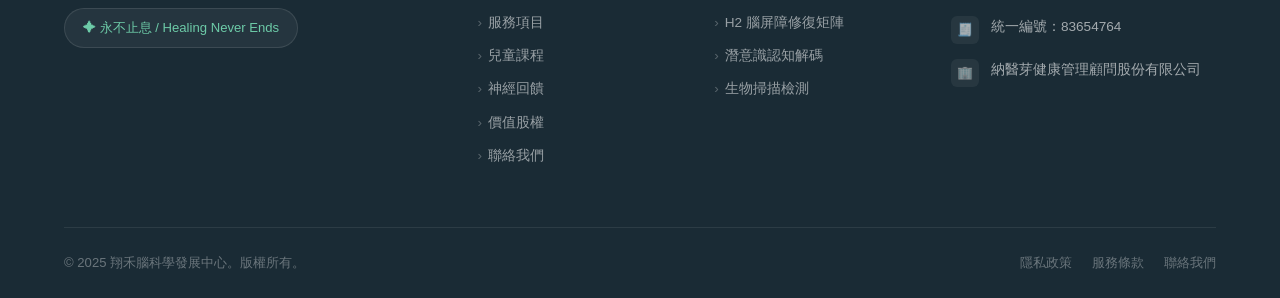
<file: contact.html>
<!DOCTYPE html>
<html lang="zh-TW">
<head>
  <meta charset="UTF-8" />
  <meta name="viewport" content="width=device-width, initial-scale=1.0" />
  <title>聯絡我們 | 翔禾腦科學發展中心</title>
  <meta name="description" content="預約翔禾腦科學發展中心的免費諮詢，了解神經回饋、兒童專注力課程等療程服務。" />
  <link rel="stylesheet" href="styles.css" />
  <link rel="preconnect" href="https://fonts.googleapis.com" />
  <link rel="preconnect" href="https://fonts.gstatic.com" crossorigin />
  <style>
    .form-success {
      display: none;
      background: linear-gradient(135deg, rgba(76,175,140,0.1), rgba(13,92,115,0.1));
      border: 1px solid rgba(76,175,140,0.3);
      border-radius: var(--radius-md);
      padding: 40px;
      text-align: center;
    }

    .form-success.show {
      display: block;
    }

    .form-success-icon {
      font-size: 3.5rem;
      margin-bottom: 16px;
    }

    .form-success h3 {
      font-family: 'Noto Serif TC', serif;
      font-size: 1.4rem;
      color: var(--text-dark);
      margin-bottom: 12px;
    }

    .form-success p {
      font-size: 0.95rem;
      color: var(--text-muted);
      line-height: 1.8;
    }

    .faq-item {
      background: white;
      border-radius: var(--radius-md);
      border: 1px solid var(--border);
      margin-bottom: 12px;
      overflow: hidden;
      transition: var(--transition);
    }

    .faq-question {
      display: flex;
      align-items: center;
      justify-content: space-between;
      padding: 20px 24px;
      cursor: pointer;
      font-size: 0.95rem;
      font-weight: 600;
      color: var(--text-dark);
    }

    .faq-question:hover {
      background: var(--bg-section);
    }

    .faq-icon {
      font-size: 1.1rem;
      transition: var(--transition);
      flex-shrink: 0;
      margin-left: 12px;
    }

    .faq-item.open .faq-icon {
      transform: rotate(45deg);
    }

    .faq-answer {
      display: none;
      padding: 0 24px 20px;
      font-size: 0.9rem;
      color: var(--text-muted);
      line-height: 1.8;
    }

    .faq-item.open .faq-answer {
      display: block;
    }
  </style>
</head>
<body>

  <!-- 導覽列 -->
  <nav class="navbar" id="navbar">
    <div class="container">
      <div class="navbar-inner">
        <a href="index.html" class="navbar-logo">
          <div class="logo-icon">
            <svg viewBox="0 0 24 24">
              <path d="M12 2C8 2 5 5 5 9c0 2.5 1.2 4.7 3 6.1V17h8v-1.9c1.8-1.4 3-3.6 3-6.1 0-4-3-7-7-7z"/>
              <path d="M9 17v2h6v-2"/><path d="M10 21h4"/>
            </svg>
          </div>
          <div class="logo-text">
            <span class="logo-name">翔禾腦科學發展中心</span>
            <span class="logo-en">Brain Science & Body Integration</span>
          </div>
        </a>
        <ul class="navbar-nav" id="navMenu">
          <li><a href="index.html" class="nav-link">首頁</a></li>
          <li><a href="about.html" class="nav-link">中心介紹</a></li>
          <li><a href="https://m.ccat.com.tw/4181/ProductList" class="nav-link" target="_blank" rel="noopener noreferrer">療癒商品</a></li>
          <li><a href="services.html" class="nav-link">服務項目</a></li>
          <li><a href="children-program.html" class="nav-link">兒童課程</a></li>
          <li><a href="neurofeedback.html" class="nav-link">神經回饋</a></li>
          <li><a href="invest.html" class="nav-link">價值股權</a></li>
          <li><a href="contact.html" class="nav-link active navbar-cta">立即預約</a></li>
        </ul>
        <button class="navbar-toggle" id="navToggle" aria-label="開啟選單">
          <span></span><span></span><span></span>
        </button>
      </div>
    </div>
  </nav>

  <!-- 頁面 Banner -->
  <section class="page-banner">
    <div class="container">
      <div class="page-banner-content">
        <nav class="breadcrumb">
          <a href="index.html">首頁</a>
          <span class="breadcrumb-sep">›</span>
          <span>聯絡我們</span>
        </nav>
        <h1 class="page-banner-title">開始您的<br/>療癒旅程</h1>
        <p class="page-banner-desc">
          預約免費諮詢，讓我們的專業團隊為您量身規劃最適合的療程方案
        </p>
      </div>
    </div>
  </section>

  <!-- 聯絡表單 -->
  <section class="contact-section">
    <div class="container">
      <div class="contact-grid">
        <!-- 聯絡資訊 -->
        <div class="contact-info fade-in">
          <div>
            <span class="section-tag">聯絡資訊</span>
            <h2 class="section-title" style="font-size: 1.8rem; text-align: left; margin-top: 12px;">我們隨時<br/>歡迎您的來訪</h2>
            <div class="section-divider" style="margin: 20px 0 0;"></div>
          </div>

          <div class="contact-info-card">
            <div class="contact-info-icon">📍</div>
            <div>
              <div class="contact-info-title">腦科學發展中心</div>
              <div class="contact-info-value">
                翔禾腦科學發展中心<br/>
                請聯絡我們以獲取確切地址
              </div>
            </div>
          </div>

          <div class="contact-info-card">
            <div class="contact-info-icon">📞</div>
            <div>
              <div class="contact-info-title">預約電話</div>
              <div class="contact-info-value">
                歡迎來電預約諮詢<br/>
                <span style="font-size: 0.82rem; color: var(--text-muted);">（請填寫表單，我們將主動聯繫您）</span>
              </div>
            </div>
          </div>

          <div class="contact-info-card">
            <div class="contact-info-icon">✉️</div>
            <div>
              <div class="contact-info-title">電子信箱</div>
              <div class="contact-info-value">
                歡迎寄信詢問<br/>
                <span style="font-size: 0.82rem; color: var(--text-muted);">我們通常在 1 個工作天內回覆</span>
              </div>
            </div>
          </div>

          <div class="contact-info-card">
            <div class="contact-info-icon">🕐</div>
            <div>
              <div class="contact-info-title">服務時間</div>
              <div class="contact-info-value">
                週一至週六：09:00 – 18:00<br/>
                <span style="font-size: 0.82rem; color: var(--text-muted);">週日及國定假日：休診</span>
              </div>
            </div>
          </div>

          <div style="background: linear-gradient(135deg, rgba(13,92,115,0.06), rgba(76,175,140,0.06)); border-radius: var(--radius-md); padding: 24px; border: 1px solid var(--border);">
            <div style="font-weight: 700; color: var(--text-dark); margin-bottom: 10px; font-size: 0.95rem;">💡 諮詢前請準備</div>
            <ul style="display: flex; flex-direction: column; gap: 8px;">
              <li style="font-size: 0.85rem; color: var(--text-muted); padding-left: 14px; position: relative;">
                <span style="position: absolute; left: 0; color: var(--accent);">•</span>孩子目前的學校狀況與主要困擾
              </li>
              <li style="font-size: 0.85rem; color: var(--text-muted); padding-left: 14px; position: relative;">
                <span style="position: absolute; left: 0; color: var(--accent);">•</span>過去是否接受過相關評估或治療
              </li>
              <li style="font-size: 0.85rem; color: var(--text-muted); padding-left: 14px; position: relative;">
                <span style="position: absolute; left: 0; color: var(--accent);">•</span>您希望達成的目標或改善的方向
              </li>
              <li style="font-size: 0.85rem; color: var(--text-muted); padding-left: 14px; position: relative;">
                <span style="position: absolute; left: 0; color: var(--accent);">•</span>可參與課程的時間安排
              </li>
            </ul>
          </div>
        </div>

        <!-- 預約表單 -->
        <div class="fade-in fade-in-delay-1">
          <div class="contact-form" id="contactFormWrapper">
            <div style="margin-bottom: 28px;">
              <h3 style="font-family: 'Noto Serif TC', serif; font-size: 1.4rem; color: var(--text-dark); margin-bottom: 8px;">預約免費諮詢</h3>
              <p style="font-size: 0.88rem; color: var(--text-muted);">填寫以下資訊，我們的專業顧問將在 1 個工作天內與您聯繫。</p>
            </div>

            <form id="contactForm" novalidate>
              <div class="form-row">
                <div class="form-group">
                  <label class="form-label" for="name">您的姓名 *</label>
                  <input type="text" id="name" name="name" class="form-input" placeholder="請輸入您的姓名" required />
                </div>
                <div class="form-group">
                  <label class="form-label" for="phone">聯絡電話 *</label>
                  <input type="tel" id="phone" name="phone" class="form-input" placeholder="例：0912-345-678" required />
                </div>
              </div>

              <div class="form-group">
                <label class="form-label" for="email">電子信箱</label>
                <input type="email" id="email" name="email" class="form-input" placeholder="example@email.com" />
              </div>

              <div class="form-group">
                <label class="form-label" for="service">您感興趣的服務 *</label>
                <select id="service" name="service" class="form-select" required>
                  <option value="" disabled selected>請選擇服務項目</option>
                  <option value="children">兒童專注力整合課程</option>
                  <option value="neurofeedback">神經回饋療程</option>
                  <option value="eeg">腦波狀態檢測</option>
                  <option value="bioscan">AI高維生物掃描</option>
                  <option value="hydrogen">H2 腦屏障修復矩陣</option>
                  <option value="cognitive">潛意識認知解碼</option>
                  <option value="family-resonance">親子腦波共振陪跑</option>
                  <option value="other">其他（請在留言說明）</option>
                </select>
              </div>

              <div class="form-row">
                <div class="form-group">
                  <label class="form-label" for="childAge">（兒童課程）孩子年齡</label>
                  <input type="text" id="childAge" name="childAge" class="form-input" placeholder="例：8 歲" />
                </div>
                <div class="form-group">
                  <label class="form-label" for="preferTime">希望聯絡時間</label>
                  <select id="preferTime" name="preferTime" class="form-select">
                    <option value="" disabled selected>請選擇</option>
                    <option value="morning">上午 09:00–12:00</option>
                    <option value="afternoon">下午 13:00–17:00</option>
                    <option value="evening">傍晚 17:00–18:00</option>
                    <option value="anytime">任何時間皆可</option>
                  </select>
                </div>
              </div>

              <div class="form-group">
                <label class="form-label" for="message">您的問題或需求</label>
                <textarea id="message" name="message" class="form-textarea" placeholder="請描述您目前的狀況、主要困擾，或您對療程的任何問題……"></textarea>
              </div>

              <div style="margin-bottom: 20px; display: flex; align-items: flex-start; gap: 10px;">
                <input type="checkbox" id="agree" name="agree" required style="margin-top: 3px; flex-shrink: 0; cursor: pointer;" />
                <label for="agree" style="font-size: 0.82rem; color: var(--text-muted); cursor: pointer; line-height: 1.6;">
                  我同意翔禾腦科學發展中心收集並使用我提供的資訊，以便安排諮詢服務。我的資訊將受到妥善保護，不會對外分享。
                </label>
              </div>

              <button type="submit" class="btn btn-primary" style="width: 100%; justify-content: center; font-size: 1rem; padding: 16px 32px;" id="submitBtn">
                <span id="submitText">送出預約申請</span>
              </button>
            </form>

            <div class="form-success" id="formSuccess">
              <div class="form-success-icon">✅</div>
              <h3>您的申請已收到！</h3>
              <p>
                感謝您預約翔禾腦科學發展中心的諮詢服務。<br/>
                我們的專業顧問將在 1 個工作天內與您聯繫，<br/>
                期待與您共同開始您的身心療癒旅程。
              </p>
            </div>
          </div>
        </div>
      </div>
    </div>
  </section>

  <!-- FAQ -->
  <section class="content-section" style="background: var(--bg-section);">
    <div class="container">
      <div class="section-header fade-in">
        <span class="section-tag">常見問題</span>
        <h2 class="section-title">您可能想知道的事</h2>
        <div class="section-divider"></div>
      </div>

      <div style="max-width: 800px; margin: 0 auto;" class="fade-in">
        <div class="faq-item">
          <div class="faq-question" onclick="toggleFAQ(this)">
            <span>神經回饋療法安全嗎？有副作用嗎？</span>
            <span class="faq-icon">+</span>
          </div>
          <div class="faq-answer">
            神經回饋是一種完全非侵入性的療法，不需要任何藥物，也不對大腦施加任何電流或磁場。
            它只是「讀取」您的腦波並提供回饋，由您的大腦自主學習調整。
            目前研究顯示神經回饋非常安全，少數人在訓練初期可能有輕微的疲倦感，這是正常的適應反應，休息後即可恢復。
          </div>
        </div>

        <div class="faq-item">
          <div class="faq-question" onclick="toggleFAQ(this)">
            <span>兒童多大年齡可以參加課程？</span>
            <span class="faq-icon">+</span>
          </div>
          <div class="faq-answer">
            我們的兒童專注力整合課程主要針對學齡兒童（約 5–16 歲）。
            具體的適合年齡會根據孩子的發展狀況和課程類型而有所不同。
            建議您先預約免費諮詢，讓我們的專業顧問根據孩子的具體情況給予個人化建議。
          </div>
        </div>

        <div class="faq-item">
          <div class="faq-question" onclick="toggleFAQ(this)">
            <span>12週課程需要每週都來嗎？</span>
            <span class="faq-icon">+</span>
          </div>
          <div class="faq-answer">
            標準方案為每週一次，每次 90 分鐘，持續 12 週。
            規律的訓練頻率對神經可塑性的形成非常重要，建議盡量維持每週到課。
            如果因特殊情況無法出席，課程提供線上雲端帳號補課功能，確保您不會錯過任何學習內容。
          </div>
        </div>

        <div class="faq-item">
          <div class="faq-question" onclick="toggleFAQ(this)">
            <span>多久可以看到效果？</span>
            <span class="faq-icon">+</span>
          </div>
          <div class="faq-answer">
            每個人的大腦反應速度不同，有些人在 3–4 次訓練後就能感受到變化，
            例如睡眠改善、情緒更穩定、專注力提升等。
            一般而言，完整的 12 週課程後會有較明顯的持久改善。
            由於神經回饋利用神經可塑性，效果通常是持久的，而非停止訓練後就消失。
          </div>
        </div>

        <div class="faq-item">
          <div class="faq-question" onclick="toggleFAQ(this)">
            <span>我可以同時繼續使用藥物嗎？</span>
            <span class="faq-icon">+</span>
          </div>
          <div class="faq-answer">
            可以。神經回饋療法可以與現有的醫療方案並行使用。
            許多參加我們課程的孩子一開始仍在服用藥物，隨著訓練進展，一些家長與醫師合作後逐漸調整用藥。
            任何藥物調整都應在醫師的指導下進行，我們不建議在未諮詢主治醫師的情況下自行停藥。
          </div>
        </div>

        <div class="faq-item">
          <div class="faq-question" onclick="toggleFAQ(this)">
            <span>免費諮詢包含哪些內容？</span>
            <span class="faq-icon">+</span>
          </div>
          <div class="faq-answer">
            免費諮詢約 30–45 分鐘，包含：
            聆聽您或孩子目前的狀況與需求、
            解答您對各項療程的疑問、
            說明適合的療程方案與預期效果、
            以及提供初步的個人化建議。
            我們的顧問會用心了解您的情況，確保您對我們的服務有充分了解後再做決定。
          </div>
        </div>

        <div class="faq-item">
          <div class="faq-question" onclick="toggleFAQ(this)">
            <span>大人也可以接受神經回饋療程嗎？</span>
            <span class="faq-icon">+</span>
          </div>
          <div class="faq-answer">
            當然可以！神經回饋療法對各年齡層都有效，包含成人。
            成人常見的應用包含：工作壓力與焦慮管理、睡眠品質改善、
            運動或工作的峰值表現提升、創傷後壓力（PTSD）的支持性療程等。
            歡迎預約諮詢，我們會根據您的個人需求設計合適方案。
          </div>
        </div>
      </div>
    </div>
  </section>

  <!-- 快速聯絡 CTA -->
  <section class="cta-section">
    <div class="container">
      <div class="cta-content fade-in">
        <h2 class="cta-title">還有其他問題？</h2>
        <p class="cta-subtitle">
          我們的專業顧問隨時準備好回答您的問題，<br/>
          讓我們一起找到最適合您的療癒之路。
        </p>
        <div class="cta-actions">
          <a href="#contactForm" class="btn btn-gold">立即填寫預約表單</a>
          <a href="services.html" class="btn btn-secondary">查看服務項目</a>
        </div>
      </div>
    </div>
  </section>

  <!-- Footer -->
  <footer class="footer">
    <div class="container">
      <div class="footer-grid">
        <div class="footer-brand">
          <div class="footer-logo">
            <div class="footer-logo-icon">
              <svg viewBox="0 0 24 24">
                <path d="M12 2C8 2 5 5 5 9c0 2.5 1.2 4.7 3 6.1V17h8v-1.9c1.8-1.4 3-3.6 3-6.1 0-4-3-7-7-7z"/>
                <path d="M9 17v2h6v-2"/><path d="M10 21h4"/>
              </svg>
            </div>
            <span class="footer-logo-text">翔禾腦科學發展中心</span>
          </div>
          <p class="footer-desc">以整合醫學視角，結合神經回饋科技與多元療法，幫助每一位前來的客戶體驗生命的奇蹟重生。</p>
          <div class="footer-tagline">✦ 永不止息 / Healing Never Ends</div>
        </div>
        <div>
          <div class="footer-col-title">網站導覽</div>
          <ul class="footer-links">
            <li><a href="index.html" class="footer-link">首頁</a></li>
            <li><a href="about.html" class="footer-link">中心介紹</a></li>
            <li><a href="https://m.ccat.com.tw/4181/ProductList" class="footer-link" target="_blank" rel="noopener noreferrer">療癒商品</a></li>
            <li><a href="services.html" class="footer-link">服務項目</a></li>
            <li><a href="children-program.html" class="footer-link">兒童課程</a></li>
            <li><a href="neurofeedback.html" class="footer-link">神經回饋</a></li>
            <li><a href="invest.html" class="footer-link">價值股權</a></li>
            <li><a href="contact.html" class="footer-link">聯絡我們</a></li>
          </ul>
        </div>
        <div>
          <div class="footer-col-title">服務項目</div>
          <ul class="footer-links">
            <li><a href="services.html#eeg" class="footer-link">腦波狀態檢測</a></li>
            <li><a href="neurofeedback.html" class="footer-link">腦神經回饋訓練</a></li>
            <li><a href="services.html#frequency" class="footer-link">音差頻胼胝平衡</a></li>
            <li><a href="services.html#hydrogen" class="footer-link">H2 腦屏障修復矩陣</a></li>
            <li><a href="services.html#cognitive" class="footer-link">潛意識認知解碼</a></li>
            <li><a href="services.html#bioscan" class="footer-link">生物掃描檢測</a></li>
          </ul>
        </div>
        <div>
          <div class="footer-col-title">聯絡資訊</div>
          <div class="footer-contact-items">
            <div class="footer-contact-item"><div class="footer-contact-icon">📞</div><span>客服電話：07-9750288</span></div>
            <div class="footer-contact-item"><div class="footer-contact-icon">✉️</div><span>客服信箱：returntohealth.tw@gmail.com</span></div>
            <div class="footer-contact-item"><div class="footer-contact-icon">🧾</div><span>統一編號：83654764</span></div>
            <div class="footer-contact-item"><div class="footer-contact-icon">🏢</div><span>納醫芽健康管理顧問股份有限公司</span></div>
          </div>
        </div>
      </div>
      <div class="footer-bottom">
        <p class="footer-copyright">© 2025 翔禾腦科學發展中心。版權所有。</p>
        <div class="footer-bottom-links">
          <a href="#" class="footer-bottom-link">隱私政策</a>
          <a href="#" class="footer-bottom-link">服務條款</a>
          <a href="contact.html" class="footer-bottom-link">聯絡我們</a>
        </div>
      </div>
    </div>
  </footer>

  <button class="scroll-top" id="scrollTop" aria-label="回到頂部">↑</button>
  <script src="script.js"></script>
  <script>
    function toggleFAQ(el) {
      const item = el.closest('.faq-item');
      const isOpen = item.classList.contains('open');
      document.querySelectorAll('.faq-item').forEach(i => i.classList.remove('open'));
      if (!isOpen) item.classList.add('open');
    }

    // 表單資料會送到 Google 試算表（透過 Google Apps Script Web App）。
    // 設定方式請見 google-apps-script/README.md，部署後把網址貼在下面這行取代預設值。
    const GOOGLE_SCRIPT_URL = 'https://script.google.com/macros/s/AKfycbyRLdVJNp7QP6QCqMNrrUByMy4RBlYBPQMF_6NymkfT-YJoxdu86z1CW2FVCJ_VL3nB/exec';

    document.getElementById('contactForm').addEventListener('submit', function(e) {
      e.preventDefault();

      const form = document.getElementById('contactForm');
      const name = document.getElementById('name').value.trim();
      const phone = document.getElementById('phone').value.trim();
      const service = document.getElementById('service').value;
      const agree = document.getElementById('agree').checked;

      if (!name || !phone || !service || !agree) {
        alert('請填寫必填欄位（姓名、電話、服務項目）並同意隱私政策。');
        return;
      }

      const btn = document.getElementById('submitBtn');
      const text = document.getElementById('submitText');
      text.textContent = '送出中...';
      btn.disabled = true;

      const showSuccess = () => {
        document.getElementById('contactForm').style.display = 'none';
        document.getElementById('formSuccess').classList.add('show');
      };

      if (!GOOGLE_SCRIPT_URL || GOOGLE_SCRIPT_URL.indexOf('YOUR_DEPLOYMENT_ID') !== -1) {
        // 尚未設定 Google 試算表連結，先以本機模擬方式呈現送出成功畫面。
        console.warn('尚未設定 GOOGLE_SCRIPT_URL，表單資料目前不會被儲存，請參考 google-apps-script/README.md 完成設定。');
        setTimeout(showSuccess, 1000);
        return;
      }

      const formData = new FormData(form);

      fetch(GOOGLE_SCRIPT_URL, {
        method: 'POST',
        mode: 'no-cors',
        body: formData
      })
        .then(showSuccess)
        .catch((err) => {
          console.error('表單送出失敗：', err);
          btn.disabled = false;
          text.textContent = '送出預約申請';
          alert('很抱歉，送出時發生問題，請稍後再試，或直接來電：07-9750288');
        });
    });
  </script>
</body>
</html>
</file>
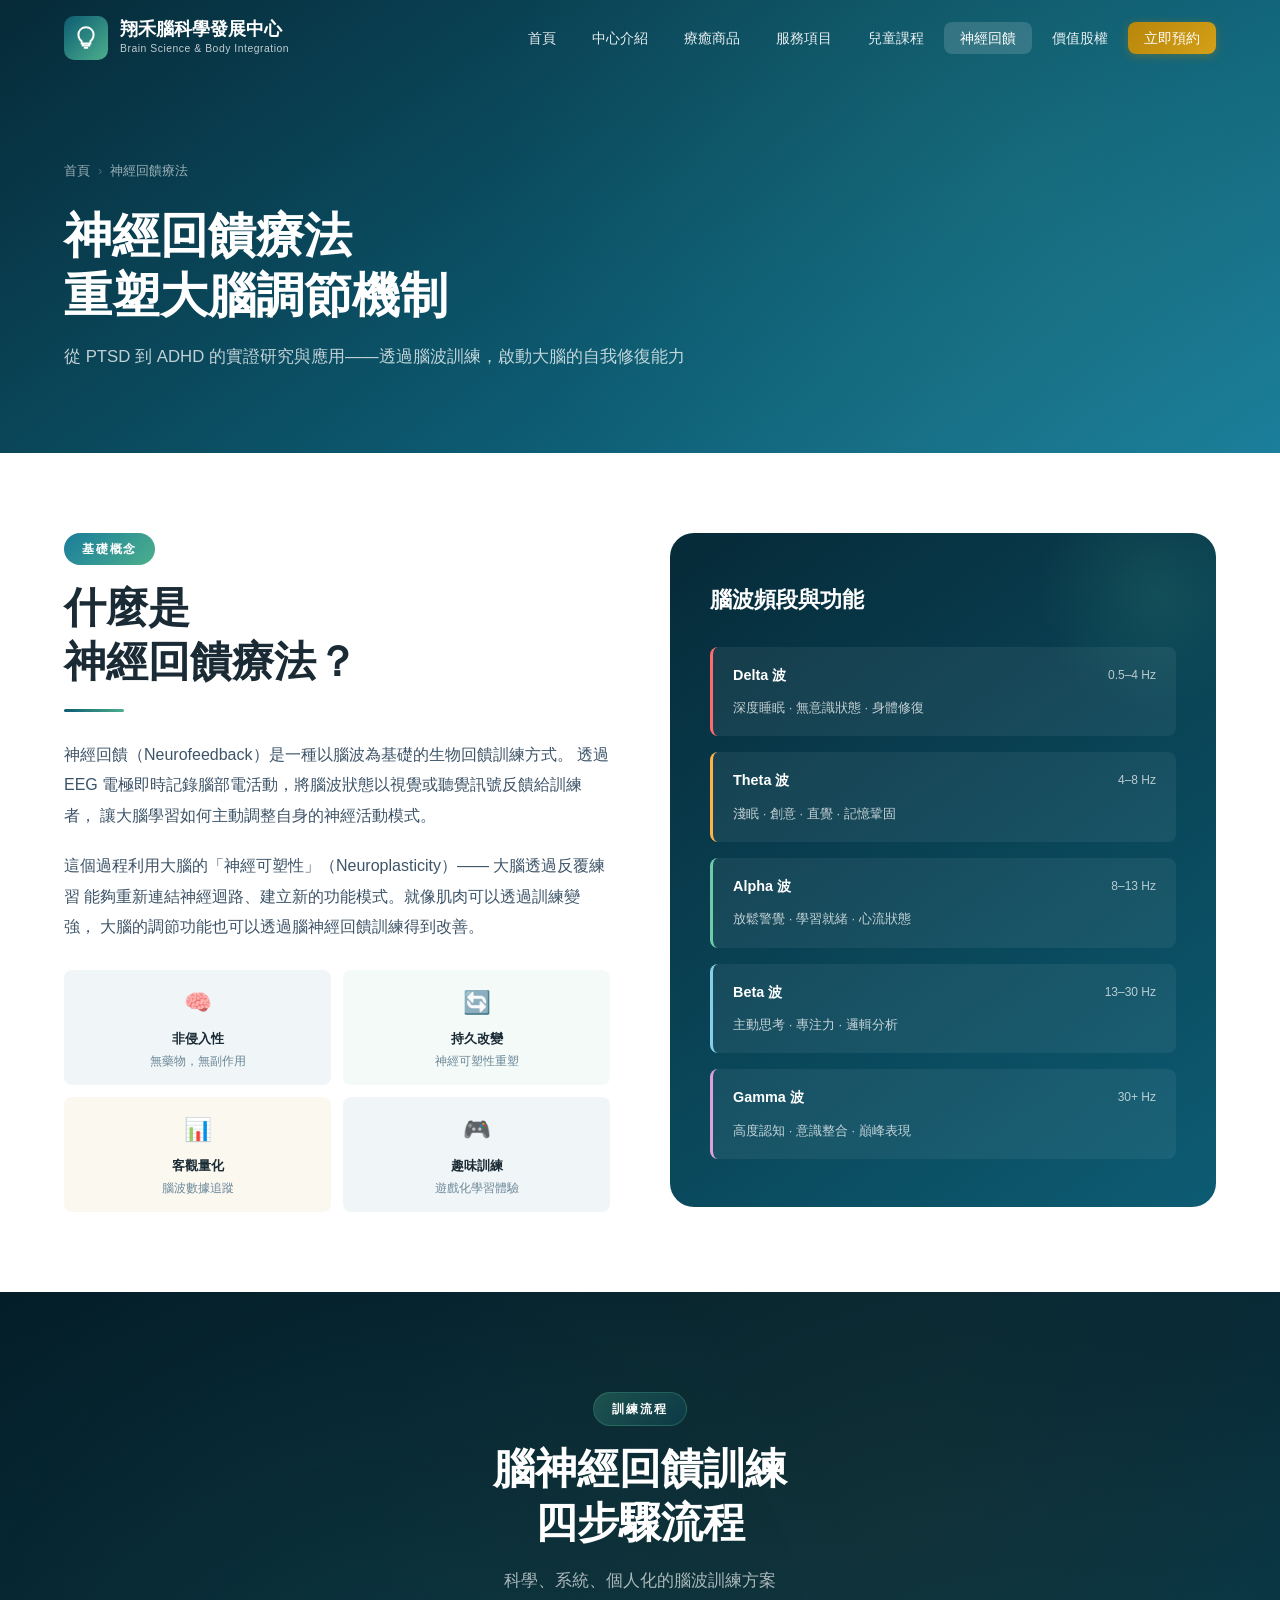
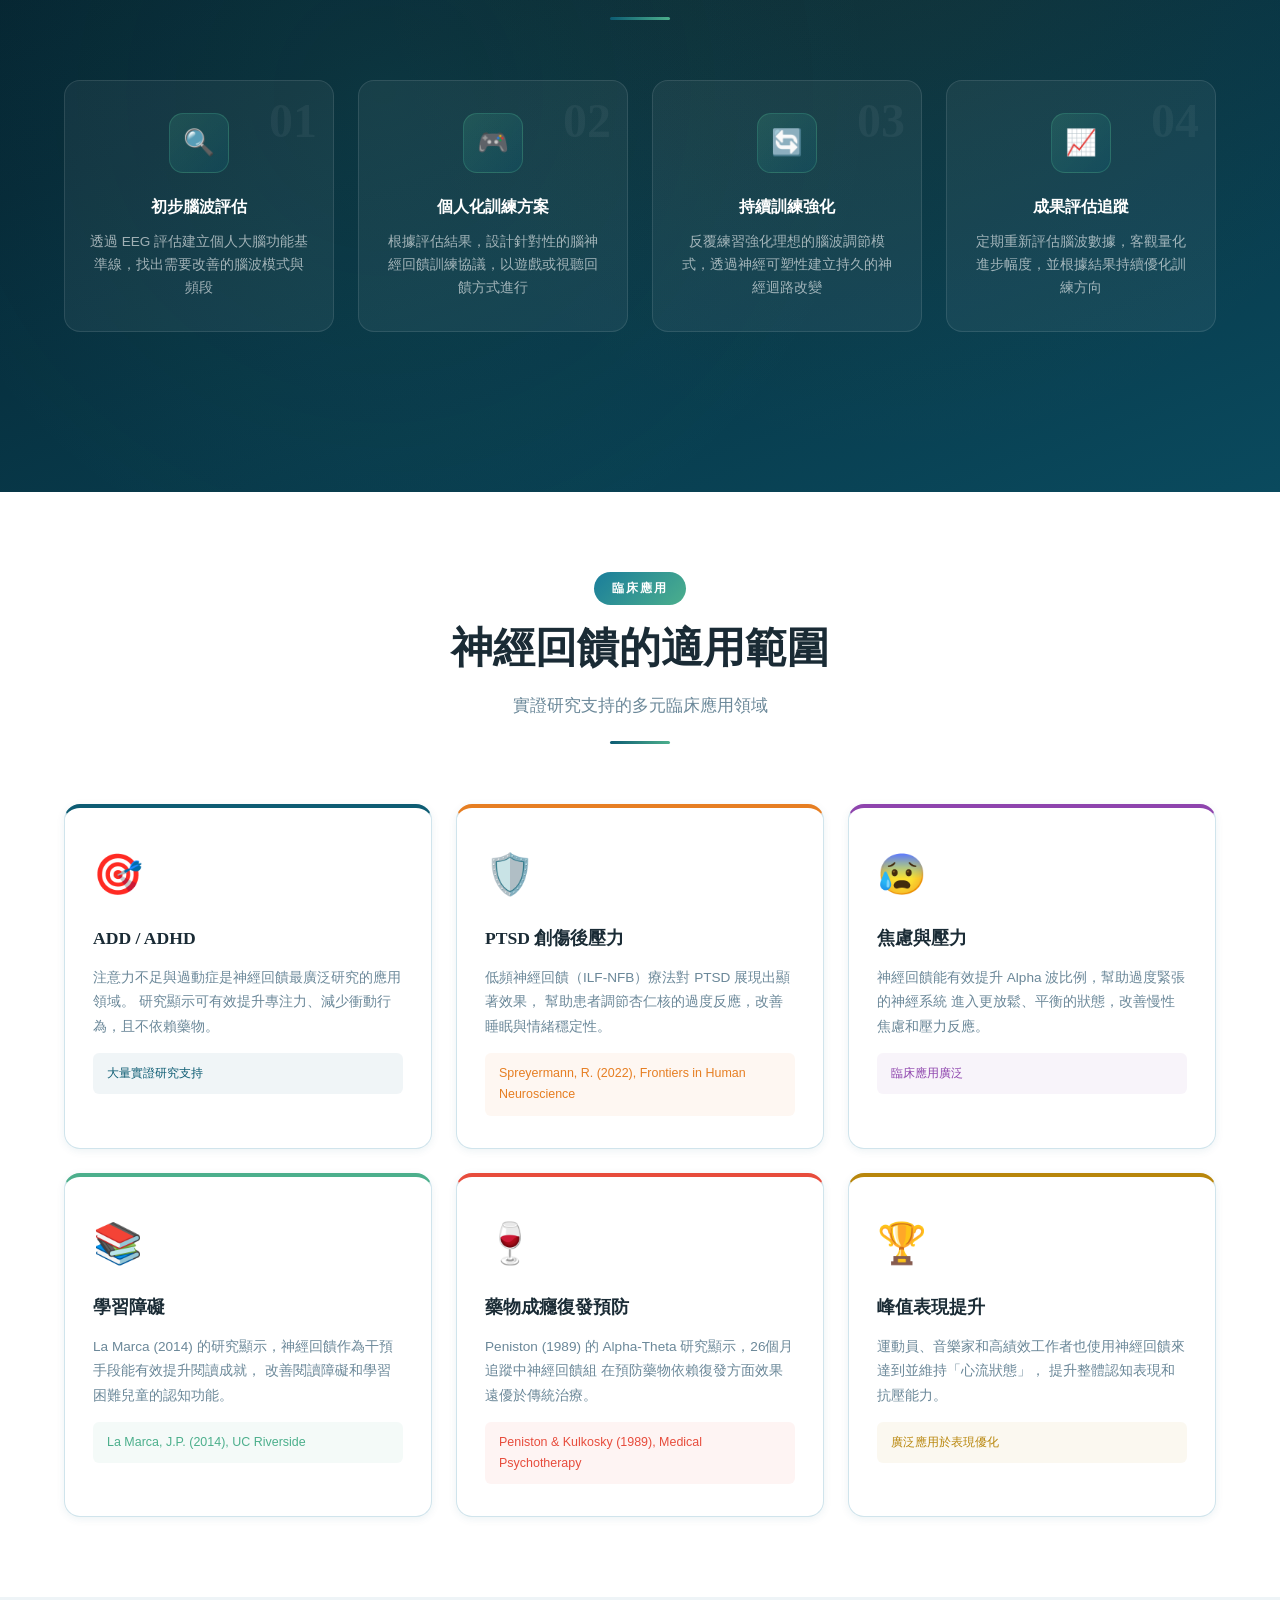
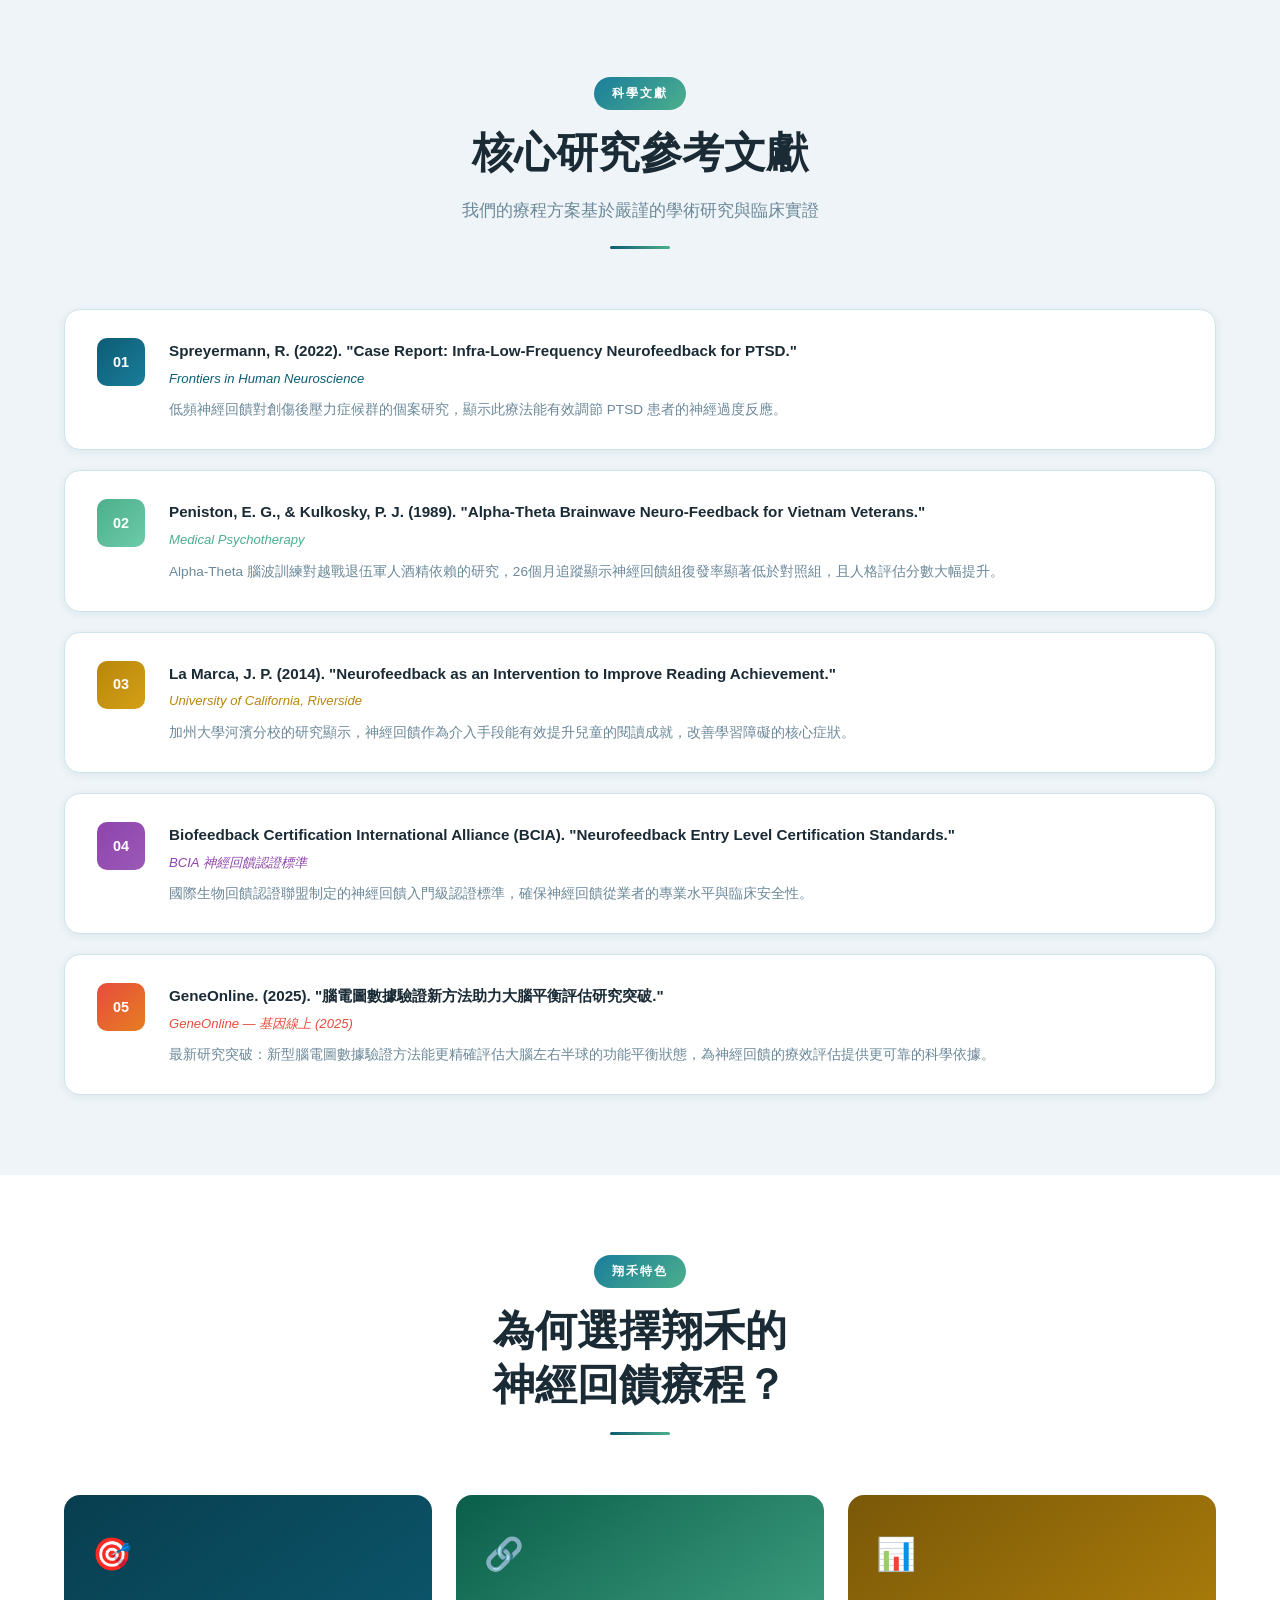
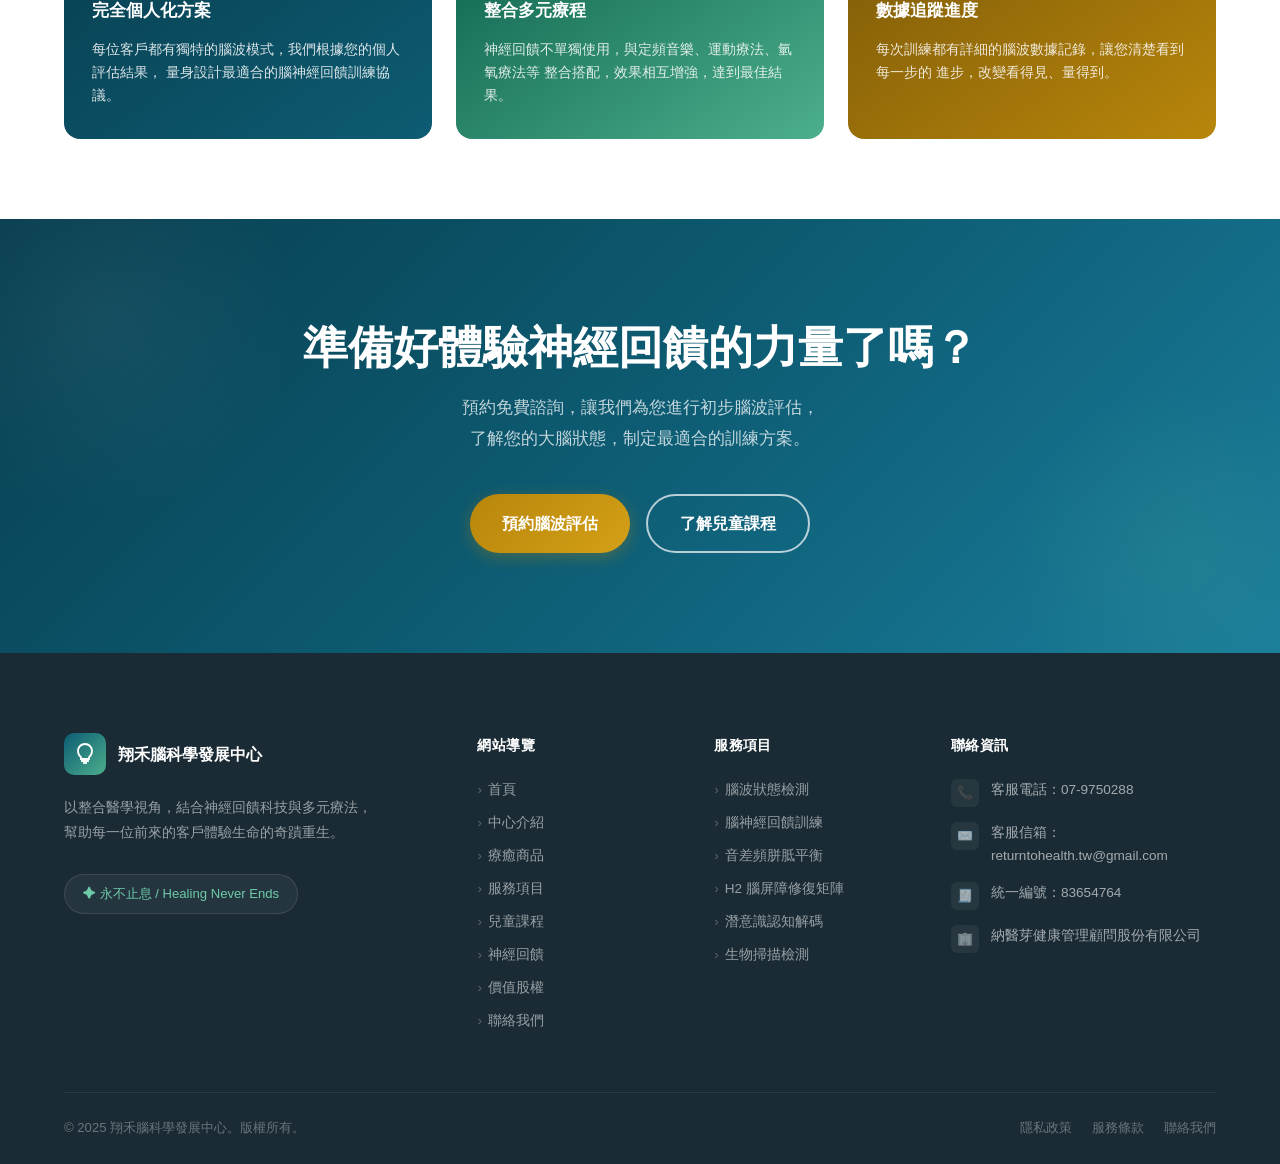
<file: neurofeedback.html>
<!DOCTYPE html>
<html lang="zh-TW">
<head>
  <meta charset="UTF-8" />
  <meta name="viewport" content="width=device-width, initial-scale=1.0" />
  <title>神經回饋療法 | 翔禾腦科學發展中心</title>
  <meta name="description" content="了解神經回饋療法的科學原理，從PTSD到ADHD的實證研究，如何透過腦波訓練重塑大腦調節機制，達到持久的身心改善效果。" />
  <link rel="stylesheet" href="styles.css" />
  <link rel="preconnect" href="https://fonts.googleapis.com" />
  <link rel="preconnect" href="https://fonts.gstatic.com" crossorigin />
</head>
<body>

  <!-- 導覽列 -->
  <nav class="navbar" id="navbar">
    <div class="container">
      <div class="navbar-inner">
        <a href="index.html" class="navbar-logo">
          <div class="logo-icon">
            <svg viewBox="0 0 24 24">
              <path d="M12 2C8 2 5 5 5 9c0 2.5 1.2 4.7 3 6.1V17h8v-1.9c1.8-1.4 3-3.6 3-6.1 0-4-3-7-7-7z"/>
              <path d="M9 17v2h6v-2"/><path d="M10 21h4"/>
            </svg>
          </div>
          <div class="logo-text">
            <span class="logo-name">翔禾腦科學發展中心</span>
            <span class="logo-en">Brain Science & Body Integration</span>
          </div>
        </a>
        <ul class="navbar-nav" id="navMenu">
          <li><a href="index.html" class="nav-link">首頁</a></li>
          <li><a href="about.html" class="nav-link">中心介紹</a></li>
          <li><a href="https://m.ccat.com.tw/4181/ProductList" class="nav-link" target="_blank" rel="noopener noreferrer">療癒商品</a></li>
          <li><a href="services.html" class="nav-link">服務項目</a></li>
          <li><a href="children-program.html" class="nav-link">兒童課程</a></li>
          <li><a href="neurofeedback.html" class="nav-link active">神經回饋</a></li>
          <li><a href="invest.html" class="nav-link">價值股權</a></li>
          <li><a href="contact.html" class="nav-link navbar-cta">立即預約</a></li>
        </ul>
        <button class="navbar-toggle" id="navToggle" aria-label="開啟選單">
          <span></span><span></span><span></span>
        </button>
      </div>
    </div>
  </nav>

  <!-- 頁面 Banner -->
  <section class="page-banner">
    <div class="container">
      <div class="page-banner-content">
        <nav class="breadcrumb">
          <a href="index.html">首頁</a>
          <span class="breadcrumb-sep">›</span>
          <span>神經回饋療法</span>
        </nav>
        <h1 class="page-banner-title">神經回饋療法<br/>重塑大腦調節機制</h1>
        <p class="page-banner-desc">
          從 PTSD 到 ADHD 的實證研究與應用——透過腦波訓練，啟動大腦的自我修復能力
        </p>
      </div>
    </div>
  </section>

  <!-- 什麼是神經回饋 -->
  <section class="content-section">
    <div class="container">
      <div class="content-grid-2 fade-in">
        <div>
          <span class="section-tag">基礎概念</span>
          <h2 class="section-title" style="text-align:left;">什麼是<br/>神經回饋療法？</h2>
          <div class="section-divider" style="margin:20px 0 28px;"></div>
          <p style="font-size: 1rem; color: var(--text-body); line-height: 1.9; margin-bottom: 20px;">
            神經回饋（Neurofeedback）是一種以腦波為基礎的生物回饋訓練方式。
            透過 EEG 電極即時記錄腦部電活動，將腦波狀態以視覺或聽覺訊號反饋給訓練者，
            讓大腦學習如何主動調整自身的神經活動模式。
          </p>
          <p style="font-size: 1rem; color: var(--text-body); line-height: 1.9; margin-bottom: 28px;">
            這個過程利用大腦的「神經可塑性」（Neuroplasticity）—— 大腦透過反覆練習
            能夠重新連結神經迴路、建立新的功能模式。就像肌肉可以透過訓練變強，
            大腦的調節功能也可以透過腦神經回饋訓練得到改善。
          </p>
          <div style="display: grid; grid-template-columns: 1fr 1fr; gap: 12px;">
            <div style="background: rgba(13,92,115,0.06); border-radius: var(--radius-sm); padding: 14px; text-align: center;">
              <div style="font-size: 1.4rem; margin-bottom: 6px;">🧠</div>
              <div style="font-size: 0.82rem; font-weight: 600; color: var(--text-dark);">非侵入性</div>
              <div style="font-size: 0.75rem; color: var(--text-muted);">無藥物，無副作用</div>
            </div>
            <div style="background: rgba(76,175,140,0.06); border-radius: var(--radius-sm); padding: 14px; text-align: center;">
              <div style="font-size: 1.4rem; margin-bottom: 6px;">🔄</div>
              <div style="font-size: 0.82rem; font-weight: 600; color: var(--text-dark);">持久改變</div>
              <div style="font-size: 0.75rem; color: var(--text-muted);">神經可塑性重塑</div>
            </div>
            <div style="background: rgba(184,134,11,0.06); border-radius: var(--radius-sm); padding: 14px; text-align: center;">
              <div style="font-size: 1.4rem; margin-bottom: 6px;">📊</div>
              <div style="font-size: 0.82rem; font-weight: 600; color: var(--text-dark);">客觀量化</div>
              <div style="font-size: 0.75rem; color: var(--text-muted);">腦波數據追蹤</div>
            </div>
            <div style="background: rgba(13,92,115,0.06); border-radius: var(--radius-sm); padding: 14px; text-align: center;">
              <div style="font-size: 1.4rem; margin-bottom: 6px;">🎮</div>
              <div style="font-size: 0.82rem; font-weight: 600; color: var(--text-dark);">趣味訓練</div>
              <div style="font-size: 0.75rem; color: var(--text-muted);">遊戲化學習體驗</div>
            </div>
          </div>
        </div>

        <div style="background: linear-gradient(145deg, #062A38, #0D5C73); border-radius: var(--radius-lg); padding: 48px 40px; color: white; position: relative; overflow: hidden;">
          <div style="position: absolute; top: -60px; right: -60px; width: 240px; height: 240px; background: radial-gradient(circle, rgba(76,175,140,0.15), transparent 70%); border-radius: 50%;"></div>
          <h3 style="font-family: 'Noto Serif TC', serif; font-size: 1.4rem; font-weight: 700; margin-bottom: 28px; position: relative;">腦波頻段與功能</h3>
          <div style="display: flex; flex-direction: column; gap: 16px; position: relative;">
            <div style="background: rgba(255,255,255,0.06); border-radius: var(--radius-sm); padding: 16px 20px; border-left: 3px solid #FF6B6B;">
              <div style="display: flex; align-items: center; justify-content: space-between; margin-bottom: 6px;">
                <span style="font-weight: 700; font-size: 0.9rem;">Delta 波</span>
                <span style="font-size: 0.75rem; opacity: 0.7;">0.5–4 Hz</span>
              </div>
              <span style="font-size: 0.82rem; opacity: 0.75;">深度睡眠 · 無意識狀態 · 身體修復</span>
            </div>
            <div style="background: rgba(255,255,255,0.06); border-radius: var(--radius-sm); padding: 16px 20px; border-left: 3px solid #FFB347;">
              <div style="display: flex; align-items: center; justify-content: space-between; margin-bottom: 6px;">
                <span style="font-weight: 700; font-size: 0.9rem;">Theta 波</span>
                <span style="font-size: 0.75rem; opacity: 0.7;">4–8 Hz</span>
              </div>
              <span style="font-size: 0.82rem; opacity: 0.75;">淺眠 · 創意 · 直覺 · 記憶鞏固</span>
            </div>
            <div style="background: rgba(255,255,255,0.06); border-radius: var(--radius-sm); padding: 16px 20px; border-left: 3px solid var(--accent-light);">
              <div style="display: flex; align-items: center; justify-content: space-between; margin-bottom: 6px;">
                <span style="font-weight: 700; font-size: 0.9rem;">Alpha 波</span>
                <span style="font-size: 0.75rem; opacity: 0.7;">8–13 Hz</span>
              </div>
              <span style="font-size: 0.82rem; opacity: 0.75;">放鬆警覺 · 學習就緒 · 心流狀態</span>
            </div>
            <div style="background: rgba(255,255,255,0.06); border-radius: var(--radius-sm); padding: 16px 20px; border-left: 3px solid #87CEEB;">
              <div style="display: flex; align-items: center; justify-content: space-between; margin-bottom: 6px;">
                <span style="font-weight: 700; font-size: 0.9rem;">Beta 波</span>
                <span style="font-size: 0.75rem; opacity: 0.7;">13–30 Hz</span>
              </div>
              <span style="font-size: 0.82rem; opacity: 0.75;">主動思考 · 專注力 · 邏輯分析</span>
            </div>
            <div style="background: rgba(255,255,255,0.06); border-radius: var(--radius-sm); padding: 16px 20px; border-left: 3px solid #DDA0DD;">
              <div style="display: flex; align-items: center; justify-content: space-between; margin-bottom: 6px;">
                <span style="font-weight: 700; font-size: 0.9rem;">Gamma 波</span>
                <span style="font-size: 0.75rem; opacity: 0.7;">30+ Hz</span>
              </div>
              <span style="font-size: 0.82rem; opacity: 0.75;">高度認知 · 意識整合 · 巔峰表現</span>
            </div>
          </div>
        </div>
      </div>
    </div>
  </section>

  <!-- 訓練步驟 -->
  <section class="neuro-section">
    <div class="neuro-bg"></div>
    <div class="container">
      <div class="section-header fade-in">
        <span class="section-tag">訓練流程</span>
        <h2 class="section-title">腦神經回饋訓練<br/>四步驟流程</h2>
        <p class="section-subtitle">科學、系統、個人化的腦波訓練方案</p>
        <div class="section-divider"></div>
      </div>

      <div class="neuro-steps">
        <div class="neuro-step fade-in">
          <div class="neuro-step-number">01</div>
          <div class="neuro-step-icon">🔍</div>
          <div class="neuro-step-title">初步腦波評估</div>
          <div class="neuro-step-desc">透過 EEG 評估建立個人大腦功能基準線，找出需要改善的腦波模式與頻段</div>
        </div>
        <div class="neuro-step fade-in fade-in-delay-1">
          <div class="neuro-step-number">02</div>
          <div class="neuro-step-icon">🎮</div>
          <div class="neuro-step-title">個人化訓練方案</div>
          <div class="neuro-step-desc">根據評估結果，設計針對性的腦神經回饋訓練協議，以遊戲或視聽回饋方式進行</div>
        </div>
        <div class="neuro-step fade-in fade-in-delay-2">
          <div class="neuro-step-number">03</div>
          <div class="neuro-step-icon">🔄</div>
          <div class="neuro-step-title">持續訓練強化</div>
          <div class="neuro-step-desc">反覆練習強化理想的腦波調節模式，透過神經可塑性建立持久的神經迴路改變</div>
        </div>
        <div class="neuro-step fade-in fade-in-delay-3">
          <div class="neuro-step-number">04</div>
          <div class="neuro-step-icon">📈</div>
          <div class="neuro-step-title">成果評估追蹤</div>
          <div class="neuro-step-desc">定期重新評估腦波數據，客觀量化進步幅度，並根據結果持續優化訓練方向</div>
        </div>
      </div>
    </div>
  </section>

  <!-- 臨床應用 -->
  <section class="content-section">
    <div class="container">
      <div class="section-header fade-in">
        <span class="section-tag">臨床應用</span>
        <h2 class="section-title">神經回饋的適用範圍</h2>
        <p class="section-subtitle">實證研究支持的多元臨床應用領域</p>
        <div class="section-divider"></div>
      </div>

      <div style="display: grid; grid-template-columns: repeat(3, 1fr); gap: 24px;" class="fade-in">
        <div style="background: white; border-radius: var(--radius-md); padding: 32px 28px; border: 1px solid var(--border); box-shadow: var(--shadow-sm); border-top: 4px solid var(--primary); transition: var(--transition);" onmouseover="this.style.transform='translateY(-6px)'; this.style.boxShadow='var(--shadow-md)'" onmouseout="this.style.transform=''; this.style.boxShadow='var(--shadow-sm)'">
          <div style="font-size: 2.5rem; margin-bottom: 16px;">🎯</div>
          <h3 style="font-family: 'Noto Serif TC', serif; font-size: 1.1rem; color: var(--text-dark); margin-bottom: 12px;">ADD / ADHD</h3>
          <p style="font-size: 0.85rem; color: var(--text-muted); line-height: 1.8;">
            注意力不足與過動症是神經回饋最廣泛研究的應用領域。
            研究顯示可有效提升專注力、減少衝動行為，且不依賴藥物。
          </p>
          <div style="margin-top: 14px; padding: 10px 14px; background: rgba(13,92,115,0.06); border-radius: 6px; font-size: 0.78rem; color: var(--primary);">
            大量實證研究支持
          </div>
        </div>

        <div style="background: white; border-radius: var(--radius-md); padding: 32px 28px; border: 1px solid var(--border); box-shadow: var(--shadow-sm); border-top: 4px solid #E67E22; transition: var(--transition);" onmouseover="this.style.transform='translateY(-6px)'; this.style.boxShadow='var(--shadow-md)'" onmouseout="this.style.transform=''; this.style.boxShadow='var(--shadow-sm)'">
          <div style="font-size: 2.5rem; margin-bottom: 16px;">🛡️</div>
          <h3 style="font-family: 'Noto Serif TC', serif; font-size: 1.1rem; color: var(--text-dark); margin-bottom: 12px;">PTSD 創傷後壓力</h3>
          <p style="font-size: 0.85rem; color: var(--text-muted); line-height: 1.8;">
            低頻神經回饋（ILF-NFB）療法對 PTSD 展現出顯著效果，
            幫助患者調節杏仁核的過度反應，改善睡眠與情緒穩定性。
          </p>
          <div style="margin-top: 14px; padding: 10px 14px; background: rgba(230,126,34,0.06); border-radius: 6px; font-size: 0.78rem; color: #E67E22;">
            Spreyermann, R. (2022), Frontiers in Human Neuroscience
          </div>
        </div>

        <div style="background: white; border-radius: var(--radius-md); padding: 32px 28px; border: 1px solid var(--border); box-shadow: var(--shadow-sm); border-top: 4px solid #8E44AD; transition: var(--transition);" onmouseover="this.style.transform='translateY(-6px)'; this.style.boxShadow='var(--shadow-md)'" onmouseout="this.style.transform=''; this.style.boxShadow='var(--shadow-sm)'">
          <div style="font-size: 2.5rem; margin-bottom: 16px;">😰</div>
          <h3 style="font-family: 'Noto Serif TC', serif; font-size: 1.1rem; color: var(--text-dark); margin-bottom: 12px;">焦慮與壓力</h3>
          <p style="font-size: 0.85rem; color: var(--text-muted); line-height: 1.8;">
            神經回饋能有效提升 Alpha 波比例，幫助過度緊張的神經系統
            進入更放鬆、平衡的狀態，改善慢性焦慮和壓力反應。
          </p>
          <div style="margin-top: 14px; padding: 10px 14px; background: rgba(142,68,173,0.06); border-radius: 6px; font-size: 0.78rem; color: #8E44AD;">
            臨床應用廣泛
          </div>
        </div>

        <div style="background: white; border-radius: var(--radius-md); padding: 32px 28px; border: 1px solid var(--border); box-shadow: var(--shadow-sm); border-top: 4px solid var(--accent); transition: var(--transition);" onmouseover="this.style.transform='translateY(-6px)'; this.style.boxShadow='var(--shadow-md)'" onmouseout="this.style.transform=''; this.style.boxShadow='var(--shadow-sm)'">
          <div style="font-size: 2.5rem; margin-bottom: 16px;">📚</div>
          <h3 style="font-family: 'Noto Serif TC', serif; font-size: 1.1rem; color: var(--text-dark); margin-bottom: 12px;">學習障礙</h3>
          <p style="font-size: 0.85rem; color: var(--text-muted); line-height: 1.8;">
            La Marca (2014) 的研究顯示，神經回饋作為干預手段能有效提升閱讀成就，
            改善閱讀障礙和學習困難兒童的認知功能。
          </p>
          <div style="margin-top: 14px; padding: 10px 14px; background: rgba(76,175,140,0.06); border-radius: 6px; font-size: 0.78rem; color: var(--accent);">
            La Marca, J.P. (2014), UC Riverside
          </div>
        </div>

        <div style="background: white; border-radius: var(--radius-md); padding: 32px 28px; border: 1px solid var(--border); box-shadow: var(--shadow-sm); border-top: 4px solid #E74C3C; transition: var(--transition);" onmouseover="this.style.transform='translateY(-6px)'; this.style.boxShadow='var(--shadow-md)'" onmouseout="this.style.transform=''; this.style.boxShadow='var(--shadow-sm)'">
          <div style="font-size: 2.5rem; margin-bottom: 16px;">🍷</div>
          <h3 style="font-family: 'Noto Serif TC', serif; font-size: 1.1rem; color: var(--text-dark); margin-bottom: 12px;">藥物成癮復發預防</h3>
          <p style="font-size: 0.85rem; color: var(--text-muted); line-height: 1.8;">
            Peniston (1989) 的 Alpha-Theta 研究顯示，26個月追蹤中神經回饋組
            在預防藥物依賴復發方面效果遠優於傳統治療。
          </p>
          <div style="margin-top: 14px; padding: 10px 14px; background: rgba(231,76,60,0.06); border-radius: 6px; font-size: 0.78rem; color: #E74C3C;">
            Peniston & Kulkosky (1989), Medical Psychotherapy
          </div>
        </div>

        <div style="background: white; border-radius: var(--radius-md); padding: 32px 28px; border: 1px solid var(--border); box-shadow: var(--shadow-sm); border-top: 4px solid var(--secondary); transition: var(--transition);" onmouseover="this.style.transform='translateY(-6px)'; this.style.boxShadow='var(--shadow-md)'" onmouseout="this.style.transform=''; this.style.boxShadow='var(--shadow-sm)'">
          <div style="font-size: 2.5rem; margin-bottom: 16px;">🏆</div>
          <h3 style="font-family: 'Noto Serif TC', serif; font-size: 1.1rem; color: var(--text-dark); margin-bottom: 12px;">峰值表現提升</h3>
          <p style="font-size: 0.85rem; color: var(--text-muted); line-height: 1.8;">
            運動員、音樂家和高績效工作者也使用神經回饋來達到並維持「心流狀態」，
            提升整體認知表現和抗壓能力。
          </p>
          <div style="margin-top: 14px; padding: 10px 14px; background: rgba(184,134,11,0.06); border-radius: 6px; font-size: 0.78rem; color: var(--secondary);">
            廣泛應用於表現優化
          </div>
        </div>
      </div>
    </div>
  </section>

  <!-- 研究文獻 -->
  <section class="content-section" style="background: var(--bg-section);">
    <div class="container">
      <div class="section-header fade-in">
        <span class="section-tag">科學文獻</span>
        <h2 class="section-title">核心研究參考文獻</h2>
        <p class="section-subtitle">我們的療程方案基於嚴謹的學術研究與臨床實證</p>
        <div class="section-divider"></div>
      </div>

      <div style="display: flex; flex-direction: column; gap: 20px;" class="fade-in">
        <div style="background: white; border-radius: var(--radius-md); padding: 28px 32px; border: 1px solid var(--border); box-shadow: var(--shadow-sm); display: flex; gap: 24px; align-items: flex-start;">
          <div style="width: 48px; height: 48px; background: linear-gradient(135deg, var(--primary), var(--primary-light)); border-radius: 10px; display: flex; align-items: center; justify-content: center; color: white; font-weight: 700; font-size: 0.9rem; flex-shrink: 0;">01</div>
          <div>
            <div style="font-weight: 700; color: var(--text-dark); margin-bottom: 4px; font-size: 0.95rem;">
              Spreyermann, R. (2022). "Case Report: Infra-Low-Frequency Neurofeedback for PTSD."
            </div>
            <div style="font-size: 0.82rem; color: var(--primary); margin-bottom: 8px; font-style: italic;">
              Frontiers in Human Neuroscience
            </div>
            <div style="font-size: 0.85rem; color: var(--text-muted); line-height: 1.7;">
              低頻神經回饋對創傷後壓力症候群的個案研究，顯示此療法能有效調節 PTSD 患者的神經過度反應。
            </div>
          </div>
        </div>

        <div style="background: white; border-radius: var(--radius-md); padding: 28px 32px; border: 1px solid var(--border); box-shadow: var(--shadow-sm); display: flex; gap: 24px; align-items: flex-start;">
          <div style="width: 48px; height: 48px; background: linear-gradient(135deg, var(--accent), var(--accent-light)); border-radius: 10px; display: flex; align-items: center; justify-content: center; color: white; font-weight: 700; font-size: 0.9rem; flex-shrink: 0;">02</div>
          <div>
            <div style="font-weight: 700; color: var(--text-dark); margin-bottom: 4px; font-size: 0.95rem;">
              Peniston, E. G., & Kulkosky, P. J. (1989). "Alpha-Theta Brainwave Neuro-Feedback for Vietnam Veterans."
            </div>
            <div style="font-size: 0.82rem; color: var(--accent); margin-bottom: 8px; font-style: italic;">
              Medical Psychotherapy
            </div>
            <div style="font-size: 0.85rem; color: var(--text-muted); line-height: 1.7;">
              Alpha-Theta 腦波訓練對越戰退伍軍人酒精依賴的研究，26個月追蹤顯示神經回饋組復發率顯著低於對照組，且人格評估分數大幅提升。
            </div>
          </div>
        </div>

        <div style="background: white; border-radius: var(--radius-md); padding: 28px 32px; border: 1px solid var(--border); box-shadow: var(--shadow-sm); display: flex; gap: 24px; align-items: flex-start;">
          <div style="width: 48px; height: 48px; background: linear-gradient(135deg, var(--secondary), var(--secondary-light)); border-radius: 10px; display: flex; align-items: center; justify-content: center; color: white; font-weight: 700; font-size: 0.9rem; flex-shrink: 0;">03</div>
          <div>
            <div style="font-weight: 700; color: var(--text-dark); margin-bottom: 4px; font-size: 0.95rem;">
              La Marca, J. P. (2014). "Neurofeedback as an Intervention to Improve Reading Achievement."
            </div>
            <div style="font-size: 0.82rem; color: var(--secondary); margin-bottom: 8px; font-style: italic;">
              University of California, Riverside
            </div>
            <div style="font-size: 0.85rem; color: var(--text-muted); line-height: 1.7;">
              加州大學河濱分校的研究顯示，神經回饋作為介入手段能有效提升兒童的閱讀成就，改善學習障礙的核心症狀。
            </div>
          </div>
        </div>

        <div style="background: white; border-radius: var(--radius-md); padding: 28px 32px; border: 1px solid var(--border); box-shadow: var(--shadow-sm); display: flex; gap: 24px; align-items: flex-start;">
          <div style="width: 48px; height: 48px; background: linear-gradient(135deg, #8E44AD, #9B59B6); border-radius: 10px; display: flex; align-items: center; justify-content: center; color: white; font-weight: 700; font-size: 0.9rem; flex-shrink: 0;">04</div>
          <div>
            <div style="font-weight: 700; color: var(--text-dark); margin-bottom: 4px; font-size: 0.95rem;">
              Biofeedback Certification International Alliance (BCIA). "Neurofeedback Entry Level Certification Standards."
            </div>
            <div style="font-size: 0.82rem; color: #8E44AD; margin-bottom: 8px; font-style: italic;">
              BCIA 神經回饋認證標準
            </div>
            <div style="font-size: 0.85rem; color: var(--text-muted); line-height: 1.7;">
              國際生物回饋認證聯盟制定的神經回饋入門級認證標準，確保神經回饋從業者的專業水平與臨床安全性。
            </div>
          </div>
        </div>

        <div style="background: white; border-radius: var(--radius-md); padding: 28px 32px; border: 1px solid var(--border); box-shadow: var(--shadow-sm); display: flex; gap: 24px; align-items: flex-start;">
          <div style="width: 48px; height: 48px; background: linear-gradient(135deg, #E74C3C, #E67E22); border-radius: 10px; display: flex; align-items: center; justify-content: center; color: white; font-weight: 700; font-size: 0.9rem; flex-shrink: 0;">05</div>
          <div>
            <div style="font-weight: 700; color: var(--text-dark); margin-bottom: 4px; font-size: 0.95rem;">
              GeneOnline. (2025). "腦電圖數據驗證新方法助力大腦平衡評估研究突破."
            </div>
            <div style="font-size: 0.82rem; color: #E74C3C; margin-bottom: 8px; font-style: italic;">
              GeneOnline — 基因線上 (2025)
            </div>
            <div style="font-size: 0.85rem; color: var(--text-muted); line-height: 1.7;">
              最新研究突破：新型腦電圖數據驗證方法能更精確評估大腦左右半球的功能平衡狀態，為神經回饋的療效評估提供更可靠的科學依據。
            </div>
          </div>
        </div>
      </div>
    </div>
  </section>

  <!-- 翔禾的神經回饋特色 -->
  <section class="content-section">
    <div class="container">
      <div class="section-header fade-in">
        <span class="section-tag">翔禾特色</span>
        <h2 class="section-title">為何選擇翔禾的<br/>神經回饋療程？</h2>
        <div class="section-divider"></div>
      </div>

      <div style="display: grid; grid-template-columns: repeat(3, 1fr); gap: 24px;" class="fade-in">
        <div style="background: linear-gradient(145deg, var(--primary-dark), var(--primary)); border-radius: var(--radius-md); padding: 32px 28px; color: white; position: relative; overflow: hidden; transition: var(--transition);" onmouseover="this.style.transform='translateY(-6px)'" onmouseout="this.style.transform=''">
          <div style="font-size: 2rem; margin-bottom: 16px;">🎯</div>
          <h3 style="font-family: 'Noto Serif TC', serif; font-size: 1.05rem; margin-bottom: 12px;">完全個人化方案</h3>
          <p style="font-size: 0.85rem; opacity: 0.85; line-height: 1.7;">
            每位客戶都有獨特的腦波模式，我們根據您的個人評估結果，
            量身設計最適合的腦神經回饋訓練協議。
          </p>
        </div>
        <div style="background: linear-gradient(145deg, #0A5E4A, var(--accent)); border-radius: var(--radius-md); padding: 32px 28px; color: white; position: relative; overflow: hidden; transition: var(--transition);" onmouseover="this.style.transform='translateY(-6px)'" onmouseout="this.style.transform=''">
          <div style="font-size: 2rem; margin-bottom: 16px;">🔗</div>
          <h3 style="font-family: 'Noto Serif TC', serif; font-size: 1.05rem; margin-bottom: 12px;">整合多元療程</h3>
          <p style="font-size: 0.85rem; opacity: 0.85; line-height: 1.7;">
            神經回饋不單獨使用，與定頻音樂、運動療法、氫氧療法等
            整合搭配，效果相互增強，達到最佳結果。
          </p>
        </div>
        <div style="background: linear-gradient(145deg, #7A5808, var(--secondary)); border-radius: var(--radius-md); padding: 32px 28px; color: white; position: relative; overflow: hidden; transition: var(--transition);" onmouseover="this.style.transform='translateY(-6px)'" onmouseout="this.style.transform=''">
          <div style="font-size: 2rem; margin-bottom: 16px;">📊</div>
          <h3 style="font-family: 'Noto Serif TC', serif; font-size: 1.05rem; margin-bottom: 12px;">數據追蹤進度</h3>
          <p style="font-size: 0.85rem; opacity: 0.85; line-height: 1.7;">
            每次訓練都有詳細的腦波數據記錄，讓您清楚看到每一步的
            進步，改變看得見、量得到。
          </p>
        </div>
      </div>
    </div>
  </section>

  <!-- CTA -->
  <section class="cta-section">
    <div class="container">
      <div class="cta-content fade-in">
        <h2 class="cta-title">準備好體驗神經回饋的力量了嗎？</h2>
        <p class="cta-subtitle">
          預約免費諮詢，讓我們為您進行初步腦波評估，<br/>
          了解您的大腦狀態，制定最適合的訓練方案。
        </p>
        <div class="cta-actions">
          <a href="contact.html" class="btn btn-gold">預約腦波評估</a>
          <a href="children-program.html" class="btn btn-secondary">了解兒童課程</a>
        </div>
      </div>
    </div>
  </section>

  <!-- Footer -->
  <footer class="footer">
    <div class="container">
      <div class="footer-grid">
        <div class="footer-brand">
          <div class="footer-logo">
            <div class="footer-logo-icon">
              <svg viewBox="0 0 24 24">
                <path d="M12 2C8 2 5 5 5 9c0 2.5 1.2 4.7 3 6.1V17h8v-1.9c1.8-1.4 3-3.6 3-6.1 0-4-3-7-7-7z"/>
                <path d="M9 17v2h6v-2"/><path d="M10 21h4"/>
              </svg>
            </div>
            <span class="footer-logo-text">翔禾腦科學發展中心</span>
          </div>
          <p class="footer-desc">以整合醫學視角，結合神經回饋科技與多元療法，幫助每一位前來的客戶體驗生命的奇蹟重生。</p>
          <div class="footer-tagline">✦ 永不止息 / Healing Never Ends</div>
        </div>
        <div>
          <div class="footer-col-title">網站導覽</div>
          <ul class="footer-links">
            <li><a href="index.html" class="footer-link">首頁</a></li>
            <li><a href="about.html" class="footer-link">中心介紹</a></li>
            <li><a href="https://m.ccat.com.tw/4181/ProductList" class="footer-link" target="_blank" rel="noopener noreferrer">療癒商品</a></li>
            <li><a href="services.html" class="footer-link">服務項目</a></li>
            <li><a href="children-program.html" class="footer-link">兒童課程</a></li>
            <li><a href="neurofeedback.html" class="footer-link">神經回饋</a></li>
            <li><a href="invest.html" class="footer-link">價值股權</a></li>
            <li><a href="contact.html" class="footer-link">聯絡我們</a></li>
          </ul>
        </div>
        <div>
          <div class="footer-col-title">服務項目</div>
          <ul class="footer-links">
            <li><a href="services.html#eeg" class="footer-link">腦波狀態檢測</a></li>
            <li><a href="neurofeedback.html" class="footer-link">腦神經回饋訓練</a></li>
            <li><a href="services.html#frequency" class="footer-link">音差頻胼胝平衡</a></li>
            <li><a href="services.html#hydrogen" class="footer-link">H2 腦屏障修復矩陣</a></li>
            <li><a href="services.html#cognitive" class="footer-link">潛意識認知解碼</a></li>
            <li><a href="services.html#bioscan" class="footer-link">生物掃描檢測</a></li>
          </ul>
        </div>
        <div>
          <div class="footer-col-title">聯絡資訊</div>
          <div class="footer-contact-items">
            <div class="footer-contact-item"><div class="footer-contact-icon">📞</div><span>客服電話：07-9750288</span></div>
            <div class="footer-contact-item"><div class="footer-contact-icon">✉️</div><span>客服信箱：returntohealth.tw@gmail.com</span></div>
            <div class="footer-contact-item"><div class="footer-contact-icon">🧾</div><span>統一編號：83654764</span></div>
            <div class="footer-contact-item"><div class="footer-contact-icon">🏢</div><span>納醫芽健康管理顧問股份有限公司</span></div>
          </div>
        </div>
      </div>
      <div class="footer-bottom">
        <p class="footer-copyright">© 2025 翔禾腦科學發展中心。版權所有。</p>
        <div class="footer-bottom-links">
          <a href="#" class="footer-bottom-link">隱私政策</a>
          <a href="#" class="footer-bottom-link">服務條款</a>
          <a href="contact.html" class="footer-bottom-link">聯絡我們</a>
        </div>
      </div>
    </div>
  </footer>

  <button class="scroll-top" id="scrollTop" aria-label="回到頂部">↑</button>
  <script src="script.js"></script>
</body>
</html>
</file>
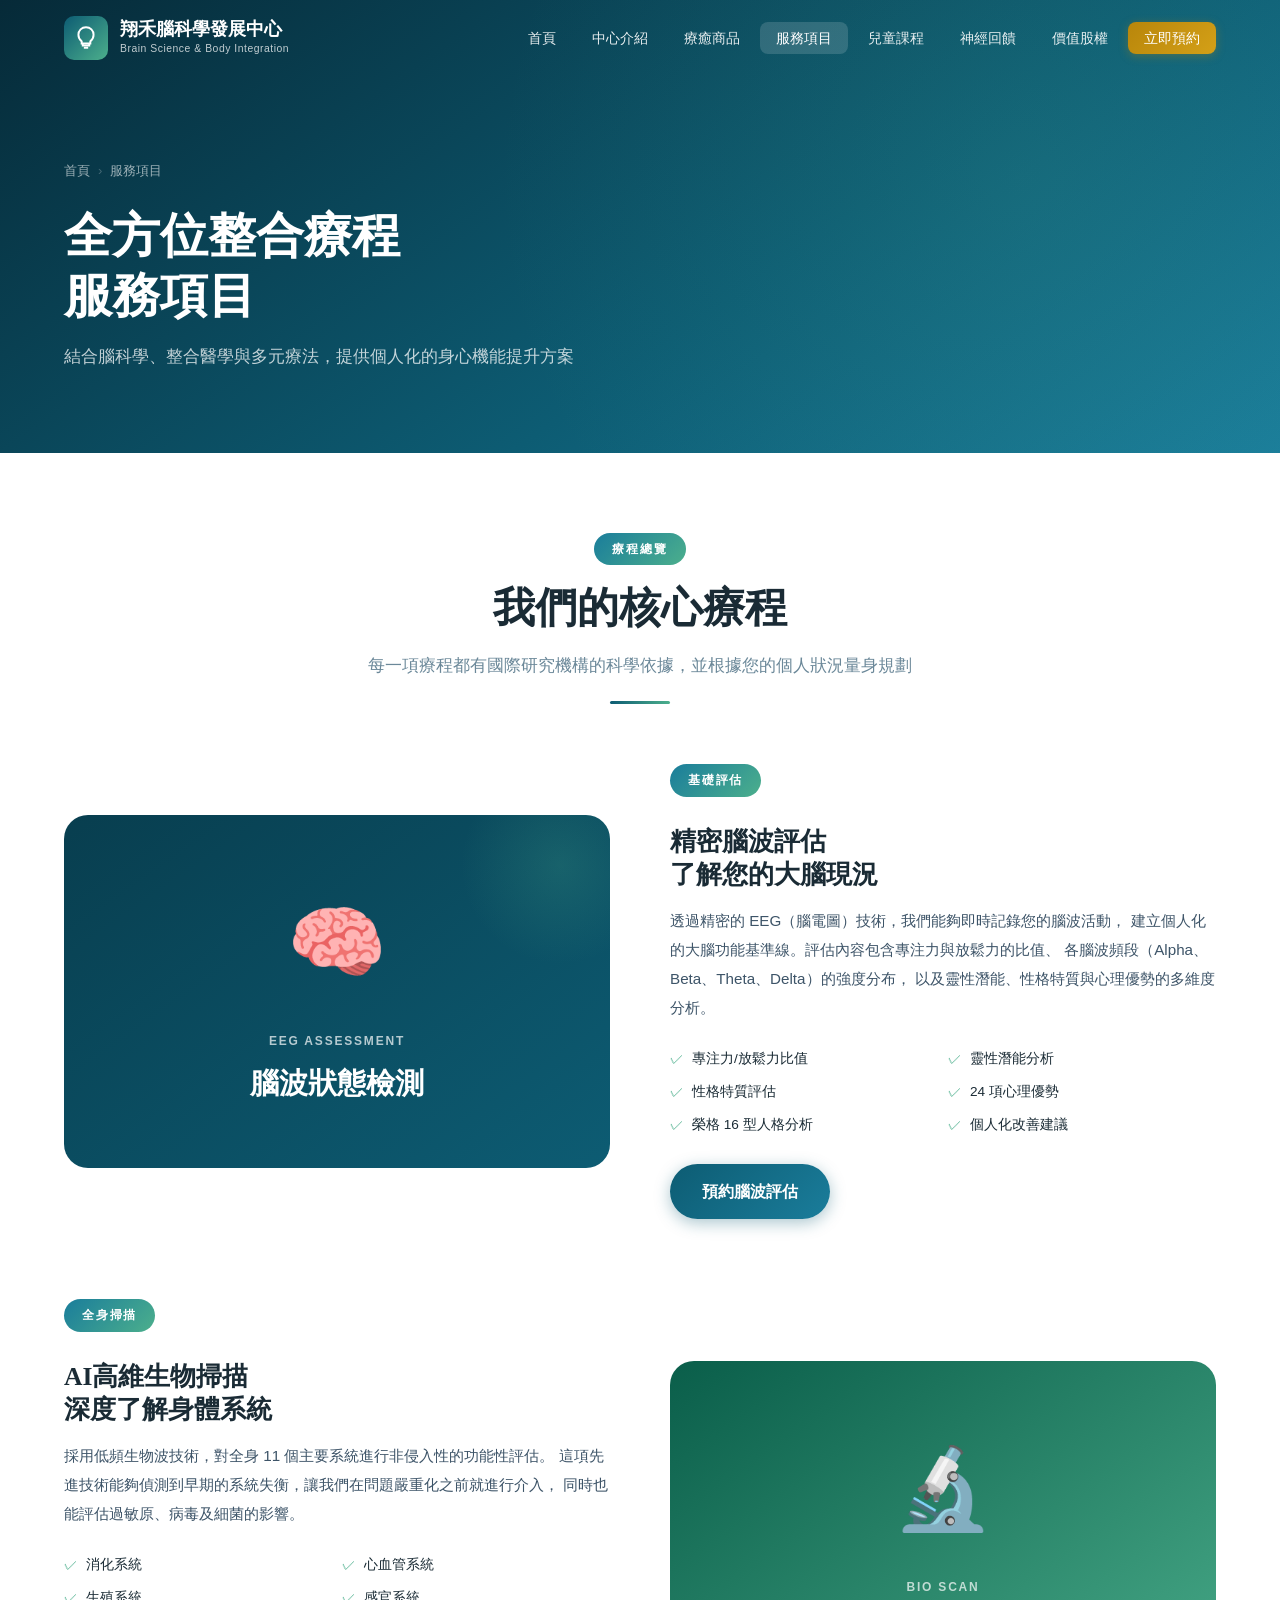
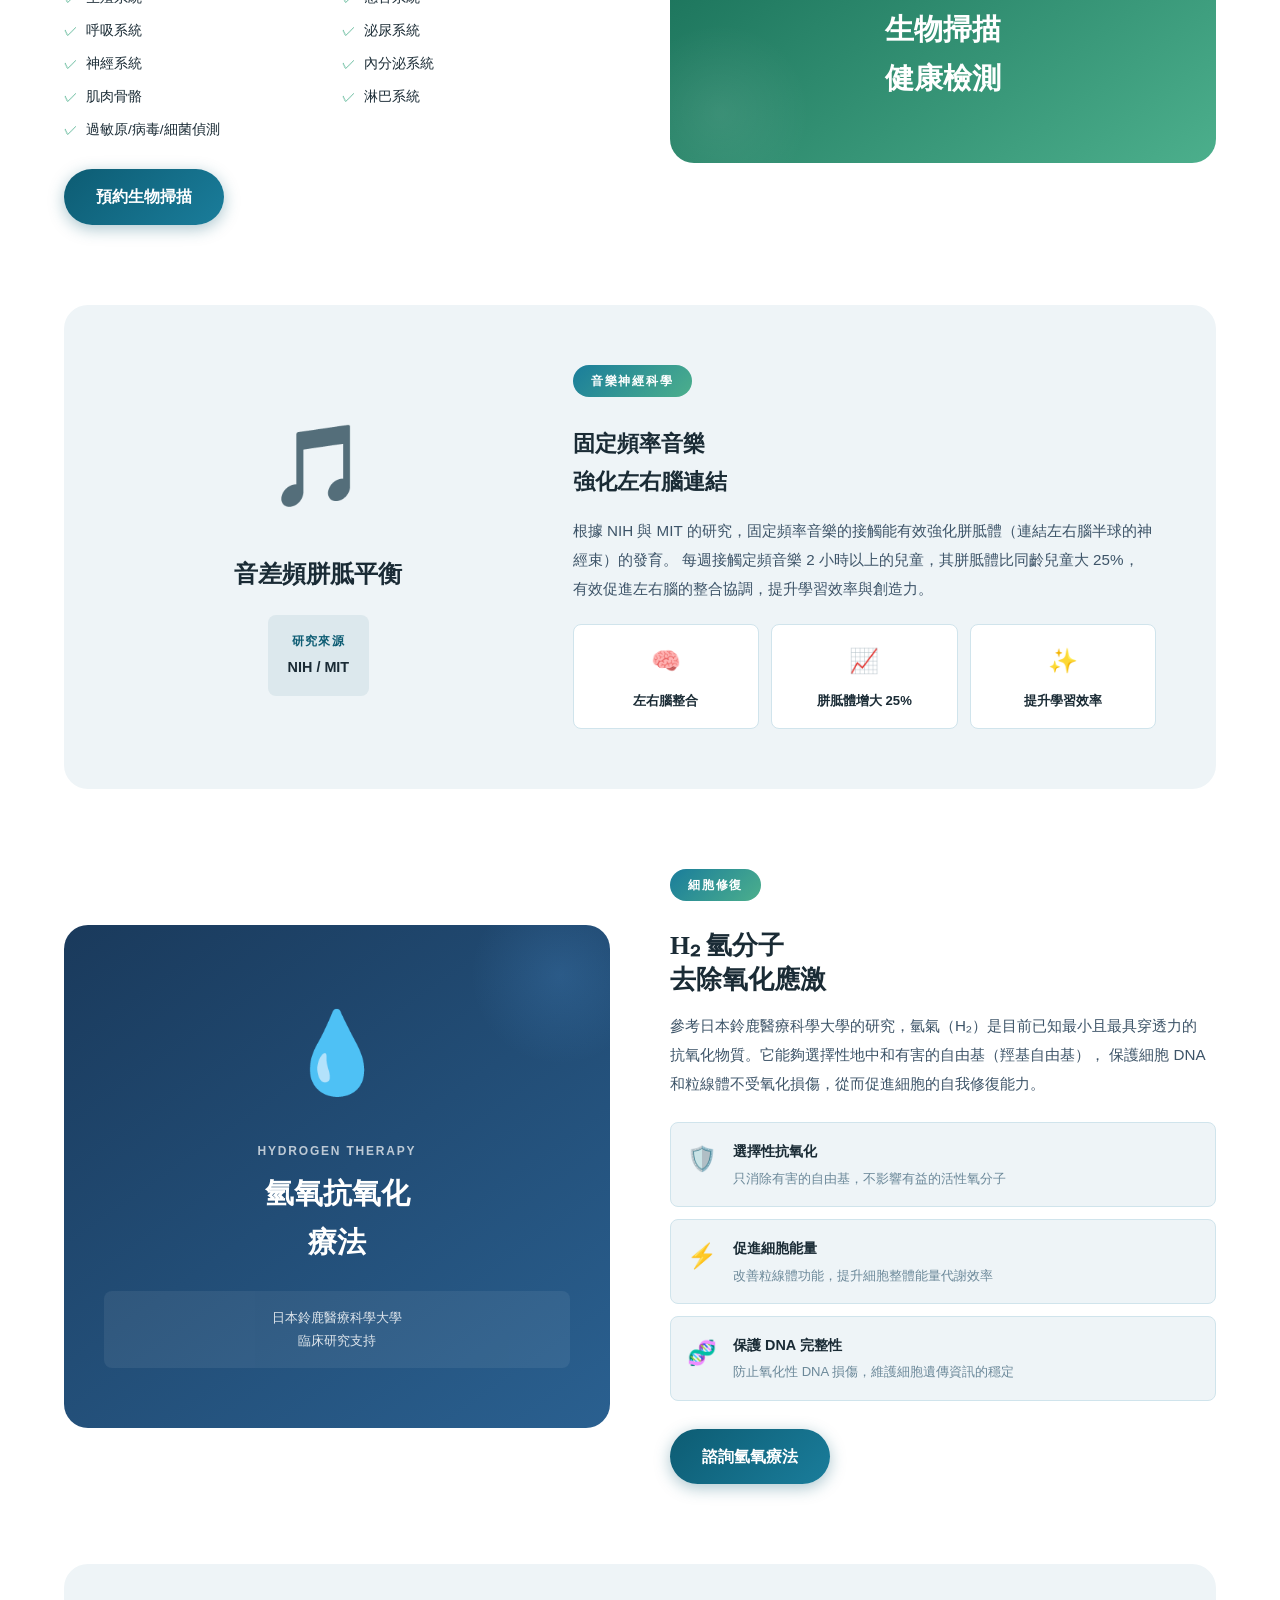
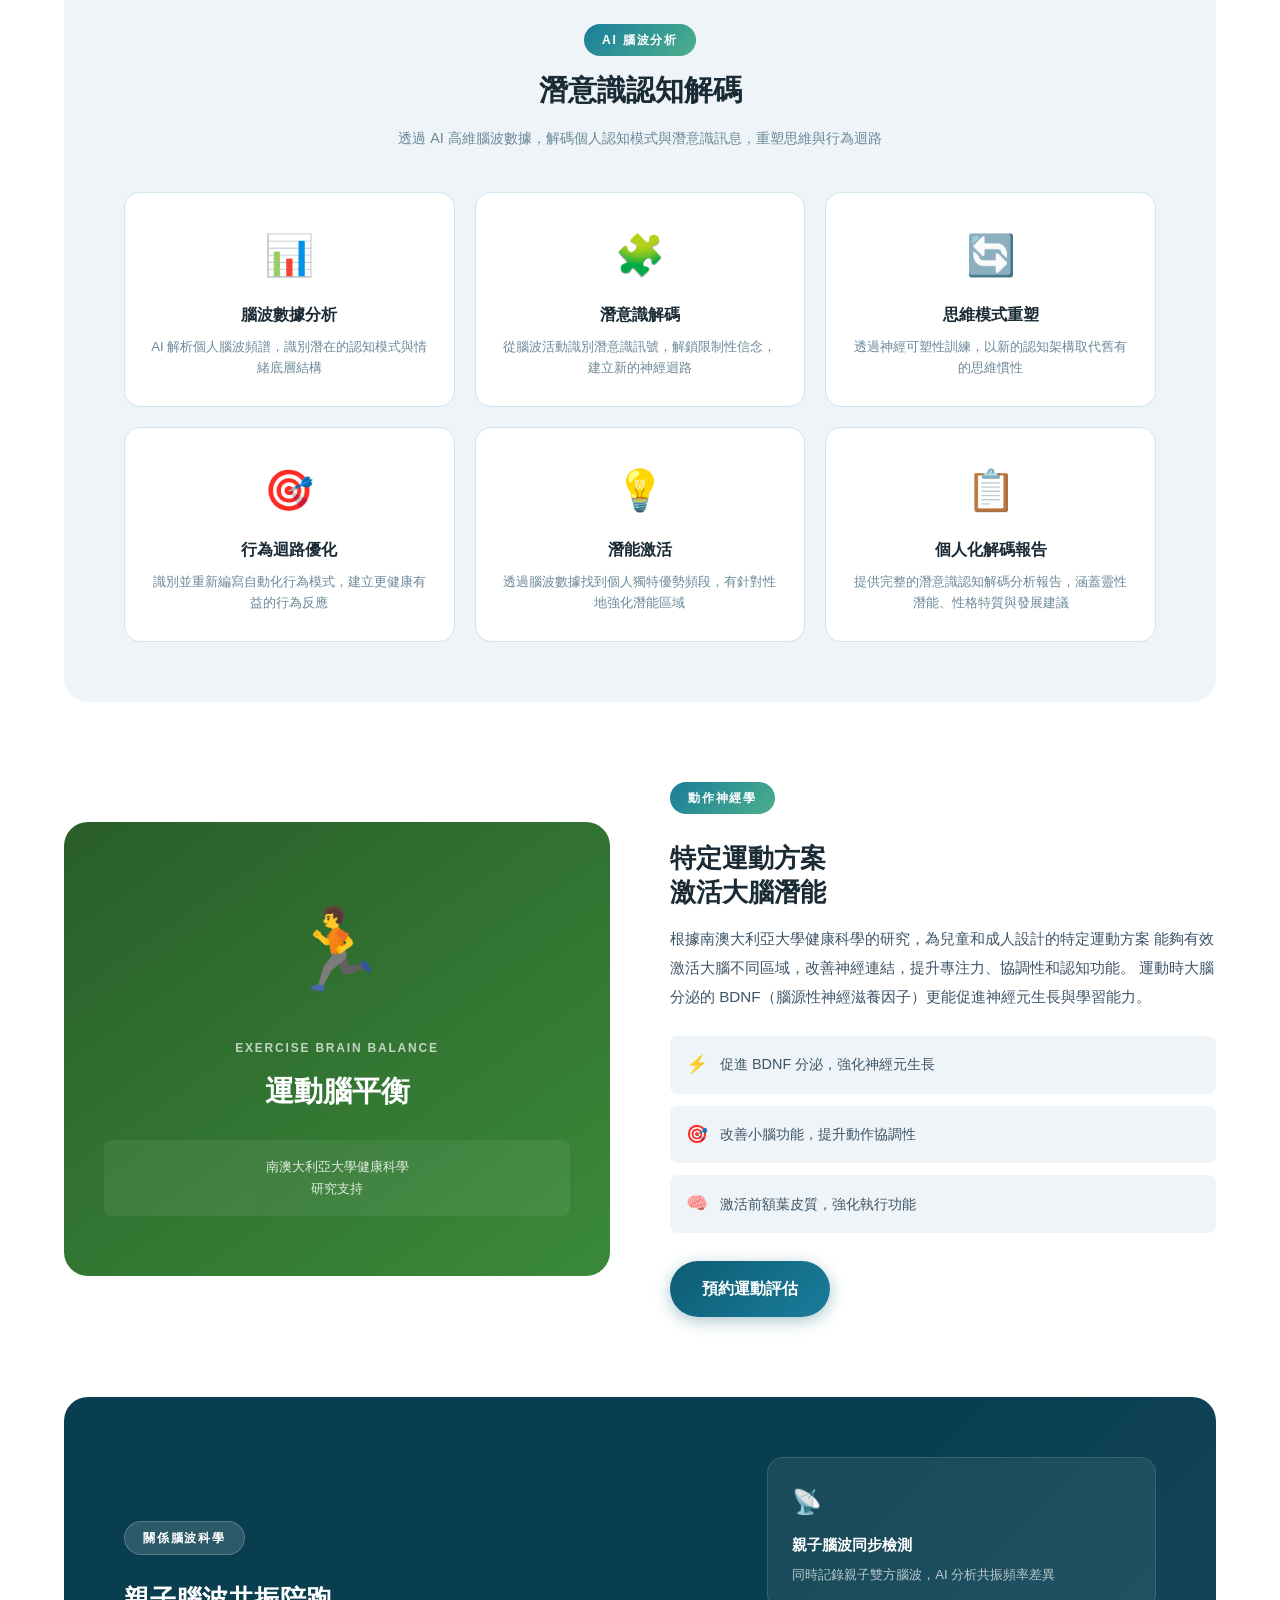
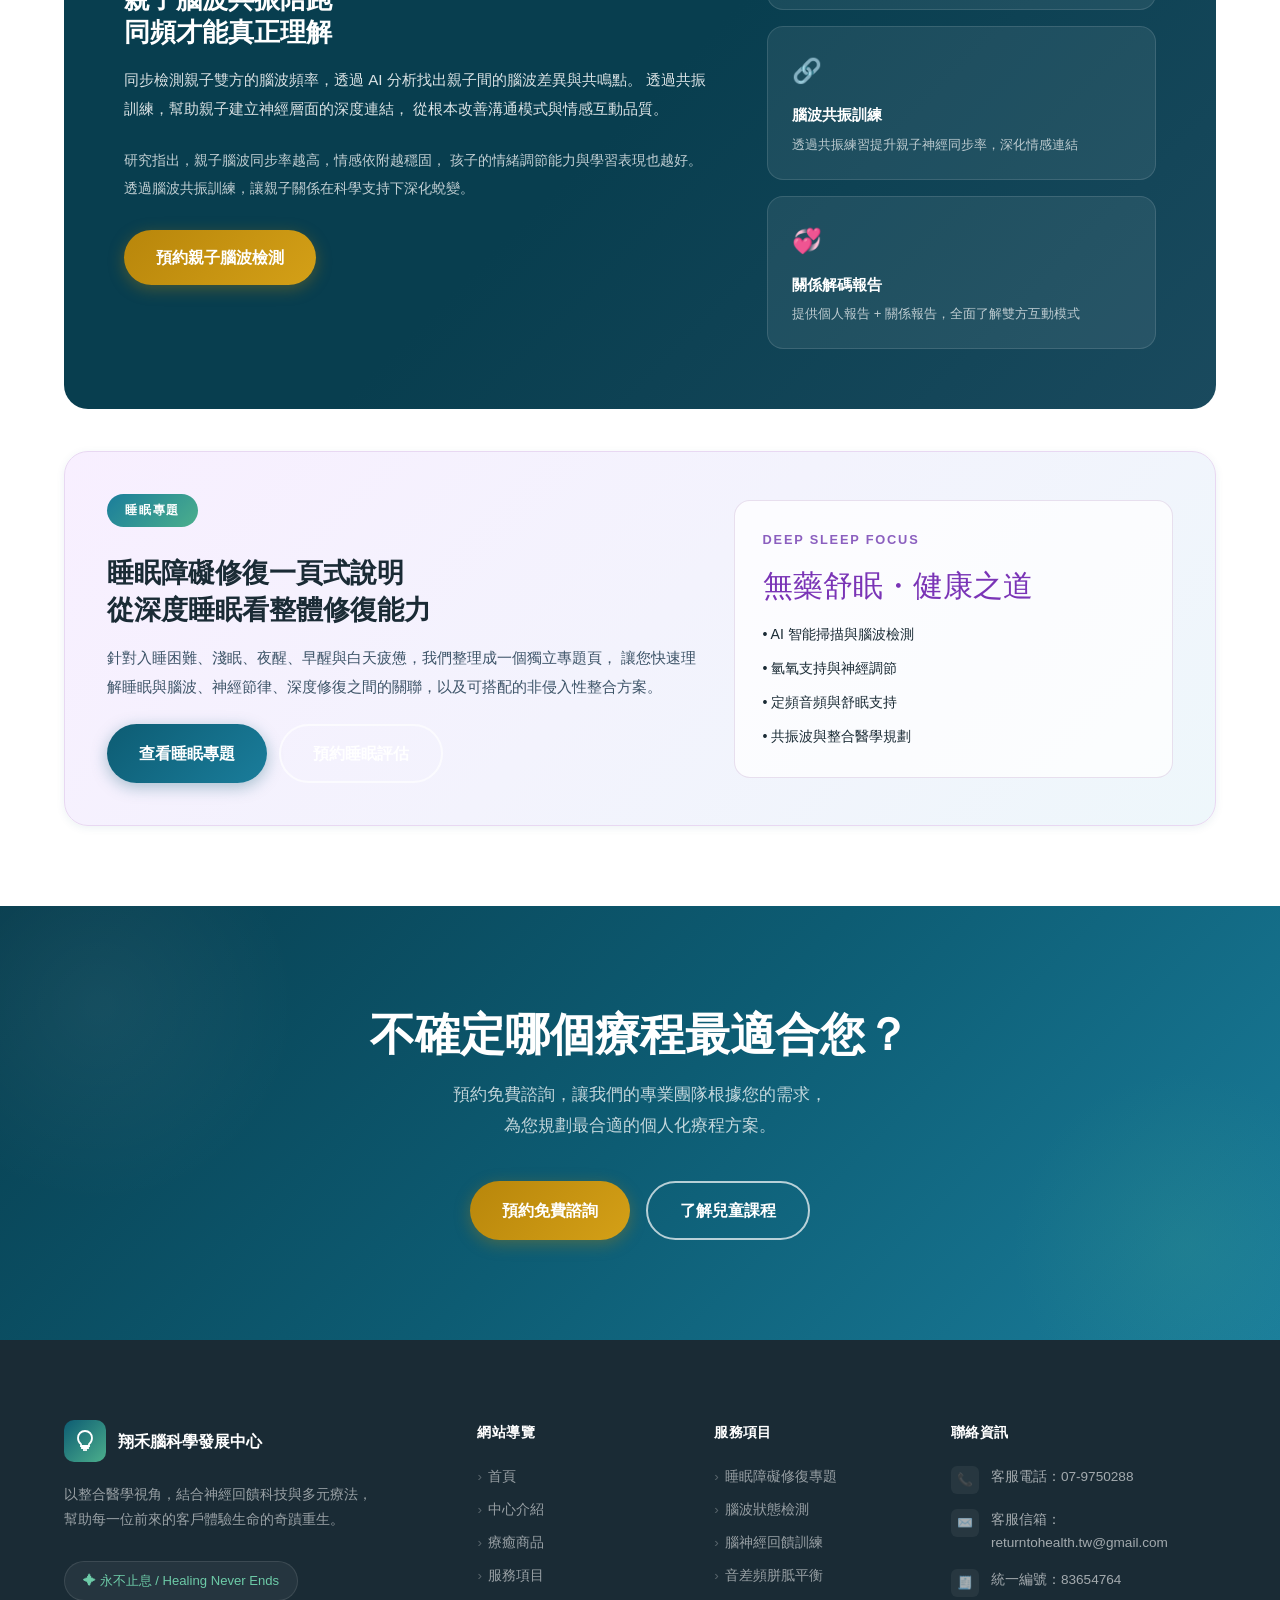
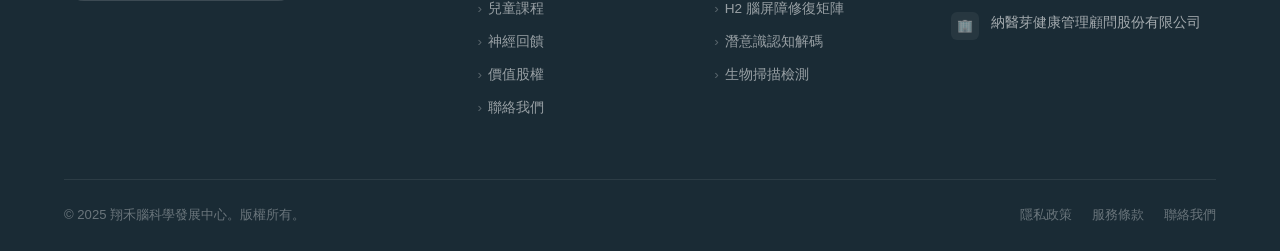
<file: services.html>
<!DOCTYPE html>
<html lang="zh-TW">
<head>
  <meta charset="UTF-8" />
  <meta name="viewport" content="width=device-width, initial-scale=1.0" />
  <title>服務項目 | 翔禾腦科學發展中心</title>
  <meta name="description" content="翔禾提供腦波檢測、腦神經回饋訓練、音差頻胼胝平衡、H2 腦屏障修復矩陣、潛意識認知解碼、運動腦平衡等 8+ 種整合療程服務。" />
  <link rel="stylesheet" href="styles.css" />
  <link rel="preconnect" href="https://fonts.googleapis.com" />
  <link rel="preconnect" href="https://fonts.gstatic.com" crossorigin />
</head>
<body>

  <!-- 導覽列 -->
  <nav class="navbar" id="navbar">
    <div class="container">
      <div class="navbar-inner">
        <a href="index.html" class="navbar-logo">
          <div class="logo-icon">
            <svg viewBox="0 0 24 24">
              <path d="M12 2C8 2 5 5 5 9c0 2.5 1.2 4.7 3 6.1V17h8v-1.9c1.8-1.4 3-3.6 3-6.1 0-4-3-7-7-7z"/>
              <path d="M9 17v2h6v-2"/><path d="M10 21h4"/>
            </svg>
          </div>
          <div class="logo-text">
            <span class="logo-name">翔禾腦科學發展中心</span>
            <span class="logo-en">Brain Science & Body Integration</span>
          </div>
        </a>
        <ul class="navbar-nav" id="navMenu">
          <li><a href="index.html" class="nav-link">首頁</a></li>
          <li><a href="about.html" class="nav-link">中心介紹</a></li>
          <li><a href="https://m.ccat.com.tw/4181/ProductList" class="nav-link" target="_blank" rel="noopener noreferrer">療癒商品</a></li>
          <li><a href="services.html" class="nav-link active">服務項目</a></li>
          <li><a href="children-program.html" class="nav-link">兒童課程</a></li>
          <li><a href="neurofeedback.html" class="nav-link">神經回饋</a></li>
          <li><a href="invest.html" class="nav-link">價值股權</a></li>
          <li><a href="contact.html" class="nav-link navbar-cta">立即預約</a></li>
        </ul>
        <button class="navbar-toggle" id="navToggle" aria-label="開啟選單">
          <span></span><span></span><span></span>
        </button>
      </div>
    </div>
  </nav>

  <!-- 頁面 Banner -->
  <section class="page-banner">
    <div class="container">
      <div class="page-banner-content">
        <nav class="breadcrumb">
          <a href="index.html">首頁</a>
          <span class="breadcrumb-sep">›</span>
          <span>服務項目</span>
        </nav>
        <h1 class="page-banner-title">全方位整合療程<br/>服務項目</h1>
        <p class="page-banner-desc">
          結合腦科學、整合醫學與多元療法，提供個人化的身心機能提升方案
        </p>
      </div>
    </div>
  </section>

  <!-- 服務總覽 -->
  <section class="content-section">
    <div class="container">
      <div class="section-header fade-in">
        <span class="section-tag">療程總覽</span>
        <h2 class="section-title">我們的核心療程</h2>
        <p class="section-subtitle">每一項療程都有國際研究機構的科學依據，並根據您的個人狀況量身規劃</p>
        <div class="section-divider"></div>
      </div>

      <!-- 服務 1: 腦波狀態檢測 -->
      <div id="eeg" style="margin-bottom: 80px; scroll-margin-top: 100px;">
        <div style="display: grid; grid-template-columns: 1fr 1fr; gap: 60px; align-items: center;" class="fade-in">
          <div style="background: linear-gradient(145deg, var(--primary-dark), var(--primary)); border-radius: var(--radius-lg); padding: 60px 40px; color: white; text-align: center; position: relative; overflow: hidden;">
            <div style="position: absolute; top: -50px; right: -50px; width: 200px; height: 200px; background: radial-gradient(circle, rgba(76,175,140,0.2), transparent 70%); border-radius: 50%;"></div>
            <div style="font-size: 5rem; margin-bottom: 20px; position: relative;">🧠</div>
            <div style="font-size: 0.75rem; font-weight: 600; letter-spacing: 0.15em; opacity: 0.7; margin-bottom: 8px; text-transform: uppercase;">EEG Assessment</div>
            <h3 style="font-family: 'Noto Serif TC', serif; font-size: 1.8rem; font-weight: 700; position: relative;">腦波狀態檢測</h3>
          </div>
          <div>
            <span class="section-tag">基礎評估</span>
            <h3 style="font-family: 'Noto Serif TC', serif; font-size: 1.6rem; color: var(--text-dark); margin: 12px 0 16px; line-height: 1.3;">精密腦波評估<br/>了解您的大腦現況</h3>
            <p style="font-size: 0.95rem; color: var(--text-body); line-height: 1.9; margin-bottom: 24px;">
              透過精密的 EEG（腦電圖）技術，我們能夠即時記錄您的腦波活動，
              建立個人化的大腦功能基準線。評估內容包含專注力與放鬆力的比值、
              各腦波頻段（Alpha、Beta、Theta、Delta）的強度分布，
              以及靈性潛能、性格特質與心理優勢的多維度分析。
            </p>
            <div style="display: grid; grid-template-columns: 1fr 1fr; gap: 10px; margin-bottom: 28px;">
              <div style="display: flex; align-items: center; gap: 8px; font-size: 0.85rem; color: var(--text-dark);"><span style="color: var(--accent);">✓</span>專注力/放鬆力比值</div>
              <div style="display: flex; align-items: center; gap: 8px; font-size: 0.85rem; color: var(--text-dark);"><span style="color: var(--accent);">✓</span>靈性潛能分析</div>
              <div style="display: flex; align-items: center; gap: 8px; font-size: 0.85rem; color: var(--text-dark);"><span style="color: var(--accent);">✓</span>性格特質評估</div>
              <div style="display: flex; align-items: center; gap: 8px; font-size: 0.85rem; color: var(--text-dark);"><span style="color: var(--accent);">✓</span>24 項心理優勢</div>
              <div style="display: flex; align-items: center; gap: 8px; font-size: 0.85rem; color: var(--text-dark);"><span style="color: var(--accent);">✓</span>榮格 16 型人格分析</div>
              <div style="display: flex; align-items: center; gap: 8px; font-size: 0.85rem; color: var(--text-dark);"><span style="color: var(--accent);">✓</span>個人化改善建議</div>
            </div>
            <a href="contact.html" class="btn btn-primary">預約腦波評估</a>
          </div>
        </div>
      </div>

      <!-- 服務 2: 生物掃描 -->
      <div id="bioscan" style="margin-bottom: 80px; scroll-margin-top: 100px;">
        <div style="display: grid; grid-template-columns: 1fr 1fr; gap: 60px; align-items: center;" class="fade-in">
          <div>
            <span class="section-tag">全身掃描</span>
            <h3 style="font-family: 'Noto Serif TC', serif; font-size: 1.6rem; color: var(--text-dark); margin: 12px 0 16px; line-height: 1.3;">AI高維生物掃描<br/>深度了解身體系統</h3>
            <p style="font-size: 0.95rem; color: var(--text-body); line-height: 1.9; margin-bottom: 24px;">
              採用低頻生物波技術，對全身 11 個主要系統進行非侵入性的功能性評估。
              這項先進技術能夠偵測到早期的系統失衡，讓我們在問題嚴重化之前就進行介入，
              同時也能評估過敏原、病毒及細菌的影響。
            </p>
            <div style="display: grid; grid-template-columns: 1fr 1fr; gap: 10px; margin-bottom: 28px;">
              <div style="display: flex; align-items: center; gap: 8px; font-size: 0.85rem; color: var(--text-dark);"><span style="color: var(--accent);">✓</span>消化系統</div>
              <div style="display: flex; align-items: center; gap: 8px; font-size: 0.85rem; color: var(--text-dark);"><span style="color: var(--accent);">✓</span>心血管系統</div>
              <div style="display: flex; align-items: center; gap: 8px; font-size: 0.85rem; color: var(--text-dark);"><span style="color: var(--accent);">✓</span>生殖系統</div>
              <div style="display: flex; align-items: center; gap: 8px; font-size: 0.85rem; color: var(--text-dark);"><span style="color: var(--accent);">✓</span>感官系統</div>
              <div style="display: flex; align-items: center; gap: 8px; font-size: 0.85rem; color: var(--text-dark);"><span style="color: var(--accent);">✓</span>呼吸系統</div>
              <div style="display: flex; align-items: center; gap: 8px; font-size: 0.85rem; color: var(--text-dark);"><span style="color: var(--accent);">✓</span>泌尿系統</div>
              <div style="display: flex; align-items: center; gap: 8px; font-size: 0.85rem; color: var(--text-dark);"><span style="color: var(--accent);">✓</span>神經系統</div>
              <div style="display: flex; align-items: center; gap: 8px; font-size: 0.85rem; color: var(--text-dark);"><span style="color: var(--accent);">✓</span>內分泌系統</div>
              <div style="display: flex; align-items: center; gap: 8px; font-size: 0.85rem; color: var(--text-dark);"><span style="color: var(--accent);">✓</span>肌肉骨骼</div>
              <div style="display: flex; align-items: center; gap: 8px; font-size: 0.85rem; color: var(--text-dark);"><span style="color: var(--accent);">✓</span>淋巴系統</div>
              <div style="display: flex; align-items: center; gap: 8px; font-size: 0.85rem; color: var(--text-dark);"><span style="color: var(--accent);">✓</span>過敏原/病毒/細菌偵測</div>
            </div>
            <a href="contact.html" class="btn btn-primary">預約生物掃描</a>
          </div>
          <div style="background: linear-gradient(145deg, #0A5E4A, var(--accent)); border-radius: var(--radius-lg); padding: 60px 40px; color: white; text-align: center; position: relative; overflow: hidden;">
            <div style="position: absolute; bottom: -40px; left: -40px; width: 180px; height: 180px; background: radial-gradient(circle, rgba(255,255,255,0.08), transparent 70%); border-radius: 50%;"></div>
            <div style="font-size: 5rem; margin-bottom: 20px; position: relative;">🔬</div>
            <div style="font-size: 0.75rem; font-weight: 600; letter-spacing: 0.15em; opacity: 0.7; margin-bottom: 8px; text-transform: uppercase;">Bio Scan</div>
            <h3 style="font-family: 'Noto Serif TC', serif; font-size: 1.8rem; font-weight: 700; position: relative;">生物掃描<br/>健康檢測</h3>
          </div>
        </div>
      </div>

      <!-- 服務 3: 音差頻胼胝平衡 -->
      <div id="frequency" style="margin-bottom: 80px; scroll-margin-top: 100px;">
        <div style="background: var(--bg-section); border-radius: var(--radius-lg); padding: 60px;" class="fade-in">
          <div style="display: grid; grid-template-columns: 1fr 1.5fr; gap: 60px; align-items: center;">
            <div style="text-align: center;">
              <div style="font-size: 5rem; margin-bottom: 20px;">🎵</div>
              <h3 style="font-family: 'Noto Serif TC', serif; font-size: 1.5rem; color: var(--text-dark); margin-bottom: 12px;">音差頻胼胝平衡</h3>
              <div style="background: rgba(13,92,115,0.08); border-radius: var(--radius-sm); padding: 16px 20px; display: inline-block; margin-top: 8px;">
                <div style="font-size: 0.75rem; color: var(--primary); font-weight: 600; letter-spacing: 0.1em; text-transform: uppercase;">研究來源</div>
                <div style="font-size: 0.9rem; color: var(--text-dark); font-weight: 600; margin-top: 4px;">NIH / MIT</div>
              </div>
            </div>
            <div>
              <span class="section-tag">音樂神經科學</span>
              <h3 style="font-family: 'Noto Serif TC', serif; font-size: 1.4rem; color: var(--text-dark); margin: 12px 0 16px;">固定頻率音樂<br/>強化左右腦連結</h3>
              <p style="font-size: 0.95rem; color: var(--text-body); line-height: 1.9; margin-bottom: 20px;">
                根據 NIH 與 MIT 的研究，固定頻率音樂的接觸能有效強化胼胝體（連結左右腦半球的神經束）的發育。
                每週接觸定頻音樂 2 小時以上的兒童，其胼胝體比同齡兒童大 25%，
                有效促進左右腦的整合協調，提升學習效率與創造力。
              </p>
              <div style="display: grid; grid-template-columns: repeat(3, 1fr); gap: 12px;">
                <div style="background: white; border-radius: var(--radius-sm); padding: 16px 12px; text-align: center; border: 1px solid var(--border);">
                  <div style="font-size: 1.5rem; margin-bottom: 8px;">🧠</div>
                  <div style="font-size: 0.82rem; font-weight: 600; color: var(--text-dark);">左右腦整合</div>
                </div>
                <div style="background: white; border-radius: var(--radius-sm); padding: 16px 12px; text-align: center; border: 1px solid var(--border);">
                  <div style="font-size: 1.5rem; margin-bottom: 8px;">📈</div>
                  <div style="font-size: 0.82rem; font-weight: 600; color: var(--text-dark);">胼胝體增大 25%</div>
                </div>
                <div style="background: white; border-radius: var(--radius-sm); padding: 16px 12px; text-align: center; border: 1px solid var(--border);">
                  <div style="font-size: 1.5rem; margin-bottom: 8px;">✨</div>
                  <div style="font-size: 0.82rem; font-weight: 600; color: var(--text-dark);">提升學習效率</div>
                </div>
              </div>
            </div>
          </div>
        </div>
      </div>

      <!-- 服務 4: 氫氧療法 -->
      <div id="hydrogen" style="margin-bottom: 80px; scroll-margin-top: 100px;">
        <div style="display: grid; grid-template-columns: 1fr 1fr; gap: 60px; align-items: center;" class="fade-in">
          <div style="background: linear-gradient(145deg, #1A3A5C, #2A6090); border-radius: var(--radius-lg); padding: 60px 40px; color: white; text-align: center; position: relative; overflow: hidden;">
            <div style="position: absolute; top: -40px; right: -40px; width: 180px; height: 180px; background: radial-gradient(circle, rgba(100,180,255,0.15), transparent 70%); border-radius: 50%;"></div>
            <div style="font-size: 5rem; margin-bottom: 20px; position: relative;">💧</div>
            <div style="font-size: 0.75rem; font-weight: 600; letter-spacing: 0.15em; opacity: 0.7; margin-bottom: 8px; text-transform: uppercase;">Hydrogen Therapy</div>
            <h3 style="font-family: 'Noto Serif TC', serif; font-size: 1.8rem; font-weight: 700; position: relative;">氫氧抗氧化<br/>療法</h3>
            <div style="margin-top: 24px; padding: 16px; background: rgba(255,255,255,0.08); border-radius: var(--radius-sm); font-size: 0.82rem; opacity: 0.85;">
              日本鈴鹿醫療科學大學<br/>臨床研究支持
            </div>
          </div>
          <div>
            <span class="section-tag">細胞修復</span>
            <h3 style="font-family: 'Noto Serif TC', serif; font-size: 1.6rem; color: var(--text-dark); margin: 12px 0 16px; line-height: 1.3;">H₂ 氫分子<br/>去除氧化應激</h3>
            <p style="font-size: 0.95rem; color: var(--text-body); line-height: 1.9; margin-bottom: 24px;">
              參考日本鈴鹿醫療科學大學的研究，氫氣（H₂）是目前已知最小且最具穿透力的
              抗氧化物質。它能夠選擇性地中和有害的自由基（羥基自由基），
              保護細胞 DNA 和粒線體不受氧化損傷，從而促進細胞的自我修復能力。
            </p>
            <div style="display: flex; flex-direction: column; gap: 12px; margin-bottom: 28px;">
              <div style="display: flex; gap: 16px; padding: 16px; background: var(--bg-section); border-radius: var(--radius-sm); border: 1px solid var(--border);">
                <span style="font-size: 1.5rem; flex-shrink: 0;">🛡️</span>
                <div>
                  <div style="font-weight: 700; font-size: 0.9rem; color: var(--text-dark); margin-bottom: 4px;">選擇性抗氧化</div>
                  <div style="font-size: 0.82rem; color: var(--text-muted);">只消除有害的自由基，不影響有益的活性氧分子</div>
                </div>
              </div>
              <div style="display: flex; gap: 16px; padding: 16px; background: var(--bg-section); border-radius: var(--radius-sm); border: 1px solid var(--border);">
                <span style="font-size: 1.5rem; flex-shrink: 0;">⚡</span>
                <div>
                  <div style="font-weight: 700; font-size: 0.9rem; color: var(--text-dark); margin-bottom: 4px;">促進細胞能量</div>
                  <div style="font-size: 0.82rem; color: var(--text-muted);">改善粒線體功能，提升細胞整體能量代謝效率</div>
                </div>
              </div>
              <div style="display: flex; gap: 16px; padding: 16px; background: var(--bg-section); border-radius: var(--radius-sm); border: 1px solid var(--border);">
                <span style="font-size: 1.5rem; flex-shrink: 0;">🧬</span>
                <div>
                  <div style="font-weight: 700; font-size: 0.9rem; color: var(--text-dark); margin-bottom: 4px;">保護 DNA 完整性</div>
                  <div style="font-size: 0.82rem; color: var(--text-muted);">防止氧化性 DNA 損傷，維護細胞遺傳資訊的穩定</div>
                </div>
              </div>
            </div>
            <a href="contact.html" class="btn btn-primary">諮詢氫氧療法</a>
          </div>
        </div>
      </div>

      <!-- 服務 5: 潛意識認知解碼 -->
      <div id="cognitive" style="margin-bottom: 80px; scroll-margin-top: 100px;">
        <div style="background: var(--bg-section); border-radius: var(--radius-lg); padding: 60px;" class="fade-in">
          <div class="section-header" style="margin-bottom: 40px;">
            <span class="section-tag">AI 腦波分析</span>
            <h3 class="section-title" style="font-size: 1.8rem;">潛意識認知解碼</h3>
            <p class="section-subtitle" style="font-size: 0.9rem;">透過 AI 高維腦波數據，解碼個人認知模式與潛意識訊息，重塑思維與行為迴路</p>
          </div>
          <div style="display: grid; grid-template-columns: repeat(3, 1fr); gap: 20px;">
            <div style="background: white; border-radius: var(--radius-md); padding: 28px 24px; text-align: center; border: 1px solid var(--border); transition: var(--transition);" onmouseover="this.style.transform='translateY(-6px)'; this.style.boxShadow='var(--shadow-md)'" onmouseout="this.style.transform=''; this.style.boxShadow=''">
              <div style="font-size: 2.5rem; margin-bottom: 12px;">📊</div>
              <div style="font-weight: 700; color: var(--text-dark); margin-bottom: 8px;">腦波數據分析</div>
              <div style="font-size: 0.82rem; color: var(--text-muted); line-height: 1.6;">AI 解析個人腦波頻譜，識別潛在的認知模式與情緒底層結構</div>
            </div>
            <div style="background: white; border-radius: var(--radius-md); padding: 28px 24px; text-align: center; border: 1px solid var(--border); transition: var(--transition);" onmouseover="this.style.transform='translateY(-6px)'; this.style.boxShadow='var(--shadow-md)'" onmouseout="this.style.transform=''; this.style.boxShadow=''">
              <div style="font-size: 2.5rem; margin-bottom: 12px;">🧩</div>
              <div style="font-weight: 700; color: var(--text-dark); margin-bottom: 8px;">潛意識解碼</div>
              <div style="font-size: 0.82rem; color: var(--text-muted); line-height: 1.6;">從腦波活動識別潛意識訊號，解鎖限制性信念，建立新的神經迴路</div>
            </div>
            <div style="background: white; border-radius: var(--radius-md); padding: 28px 24px; text-align: center; border: 1px solid var(--border); transition: var(--transition);" onmouseover="this.style.transform='translateY(-6px)'; this.style.boxShadow='var(--shadow-md)'" onmouseout="this.style.transform=''; this.style.boxShadow=''">
              <div style="font-size: 2.5rem; margin-bottom: 12px;">🔄</div>
              <div style="font-weight: 700; color: var(--text-dark); margin-bottom: 8px;">思維模式重塑</div>
              <div style="font-size: 0.82rem; color: var(--text-muted); line-height: 1.6;">透過神經可塑性訓練，以新的認知架構取代舊有的思維慣性</div>
            </div>
            <div style="background: white; border-radius: var(--radius-md); padding: 28px 24px; text-align: center; border: 1px solid var(--border); transition: var(--transition);" onmouseover="this.style.transform='translateY(-6px)'; this.style.boxShadow='var(--shadow-md)'" onmouseout="this.style.transform=''; this.style.boxShadow=''">
              <div style="font-size: 2.5rem; margin-bottom: 12px;">🎯</div>
              <div style="font-weight: 700; color: var(--text-dark); margin-bottom: 8px;">行為迴路優化</div>
              <div style="font-size: 0.82rem; color: var(--text-muted); line-height: 1.6;">識別並重新編寫自動化行為模式，建立更健康有益的行為反應</div>
            </div>
            <div style="background: white; border-radius: var(--radius-md); padding: 28px 24px; text-align: center; border: 1px solid var(--border); transition: var(--transition);" onmouseover="this.style.transform='translateY(-6px)'; this.style.boxShadow='var(--shadow-md)'" onmouseout="this.style.transform=''; this.style.boxShadow=''">
              <div style="font-size: 2.5rem; margin-bottom: 12px;">💡</div>
              <div style="font-weight: 700; color: var(--text-dark); margin-bottom: 8px;">潛能激活</div>
              <div style="font-size: 0.82rem; color: var(--text-muted); line-height: 1.6;">透過腦波數據找到個人獨特優勢頻段，有針對性地強化潛能區域</div>
            </div>
            <div style="background: white; border-radius: var(--radius-md); padding: 28px 24px; text-align: center; border: 1px solid var(--border); transition: var(--transition);" onmouseover="this.style.transform='translateY(-6px)'; this.style.boxShadow='var(--shadow-md)'" onmouseout="this.style.transform=''; this.style.boxShadow=''">
              <div style="font-size: 2.5rem; margin-bottom: 12px;">📋</div>
              <div style="font-weight: 700; color: var(--text-dark); margin-bottom: 8px;">個人化解碼報告</div>
              <div style="font-size: 0.82rem; color: var(--text-muted); line-height: 1.6;">提供完整的潛意識認知解碼分析報告，涵蓋靈性潛能、性格特質與發展建議</div>
            </div>
          </div>
        </div>
      </div>

      <!-- 服務 6: 運動腦平衡 -->
      <div id="exercise" style="margin-bottom: 80px; scroll-margin-top: 100px;">
        <div style="display: grid; grid-template-columns: 1fr 1fr; gap: 60px; align-items: center;" class="fade-in">
          <div style="background: linear-gradient(145deg, #2A5E2A, #3A8A3A); border-radius: var(--radius-lg); padding: 60px 40px; color: white; text-align: center; position: relative; overflow: hidden;">
            <div style="font-size: 5rem; margin-bottom: 20px;">🏃</div>
            <div style="font-size: 0.75rem; font-weight: 600; letter-spacing: 0.15em; opacity: 0.7; margin-bottom: 8px; text-transform: uppercase;">Exercise Brain Balance</div>
            <h3 style="font-family: 'Noto Serif TC', serif; font-size: 1.8rem; font-weight: 700;">運動腦平衡</h3>
            <div style="margin-top: 24px; padding: 16px; background: rgba(255,255,255,0.08); border-radius: var(--radius-sm); font-size: 0.82rem; opacity: 0.85;">
              南澳大利亞大學健康科學<br/>研究支持
            </div>
          </div>
          <div>
            <span class="section-tag">動作神經學</span>
            <h3 style="font-family: 'Noto Serif TC', serif; font-size: 1.6rem; color: var(--text-dark); margin: 12px 0 16px; line-height: 1.3;">特定運動方案<br/>激活大腦潛能</h3>
            <p style="font-size: 0.95rem; color: var(--text-body); line-height: 1.9; margin-bottom: 24px;">
              根據南澳大利亞大學健康科學的研究，為兒童和成人設計的特定運動方案
              能夠有效激活大腦不同區域，改善神經連結，提升專注力、協調性和認知功能。
              運動時大腦分泌的 BDNF（腦源性神經滋養因子）更能促進神經元生長與學習能力。
            </p>
            <div style="display: flex; flex-direction: column; gap: 12px; margin-bottom: 28px;">
              <div style="display: flex; align-items: center; gap: 12px; padding: 14px 16px; background: var(--bg-section); border-radius: var(--radius-sm);">
                <span style="color: var(--accent); font-size: 1.1rem;">⚡</span>
                <span style="font-size: 0.9rem; color: var(--text-body);">促進 BDNF 分泌，強化神經元生長</span>
              </div>
              <div style="display: flex; align-items: center; gap: 12px; padding: 14px 16px; background: var(--bg-section); border-radius: var(--radius-sm);">
                <span style="color: var(--accent); font-size: 1.1rem;">🎯</span>
                <span style="font-size: 0.9rem; color: var(--text-body);">改善小腦功能，提升動作協調性</span>
              </div>
              <div style="display: flex; align-items: center; gap: 12px; padding: 14px 16px; background: var(--bg-section); border-radius: var(--radius-sm);">
                <span style="color: var(--accent); font-size: 1.1rem;">🧠</span>
                <span style="font-size: 0.9rem; color: var(--text-body);">激活前額葉皮質，強化執行功能</span>
              </div>
            </div>
            <a href="contact.html" class="btn btn-primary">預約運動評估</a>
          </div>
        </div>
      </div>

      <!-- 服務 7: 親子腦波共振陪跑 -->
      <div id="family-resonance" style="scroll-margin-top: 100px;">
        <div style="background: linear-gradient(135deg, var(--primary-dark), var(--primary-dark) 50%, #1A4A5E); border-radius: var(--radius-lg); padding: 60px;" class="fade-in">
          <div style="display: grid; grid-template-columns: 1.5fr 1fr; gap: 60px; align-items: center; color: white;">
            <div>
              <span class="section-tag" style="background: rgba(255,255,255,0.15); border: 1px solid rgba(255,255,255,0.2);">關係腦波科學</span>
              <h3 style="font-family: 'Noto Serif TC', serif; font-size: 1.6rem; margin: 12px 0 16px; line-height: 1.3;">親子腦波共振陪跑<br/>同頻才能真正理解</h3>
              <p style="font-size: 0.95rem; opacity: 0.85; line-height: 1.9; margin-bottom: 24px;">
                同步檢測親子雙方的腦波頻率，透過 AI 分析找出親子間的腦波差異與共鳴點。
                透過共振訓練，幫助親子建立神經層面的深度連結，
                從根本改善溝通模式與情感互動品質。
              </p>
              <p style="font-size: 0.9rem; opacity: 0.75; line-height: 1.9; margin-bottom: 28px;">
                研究指出，親子腦波同步率越高，情感依附越穩固，
                孩子的情緒調節能力與學習表現也越好。
                透過腦波共振訓練，讓親子關係在科學支持下深化蛻變。
              </p>
              <a href="contact.html" class="btn btn-gold">預約親子腦波檢測</a>
            </div>
            <div style="display: grid; grid-template-columns: 1fr; gap: 16px;">
              <div style="background: rgba(255,255,255,0.07); border: 1px solid rgba(255,255,255,0.12); border-radius: var(--radius-md); padding: 24px;">
                <div style="font-size: 1.5rem; margin-bottom: 10px;">📡</div>
                <div style="font-weight: 700; font-size: 0.95rem; margin-bottom: 6px;">親子腦波同步檢測</div>
                <div style="font-size: 0.82rem; opacity: 0.7; line-height: 1.6;">同時記錄親子雙方腦波，AI 分析共振頻率差異</div>
              </div>
              <div style="background: rgba(255,255,255,0.07); border: 1px solid rgba(255,255,255,0.12); border-radius: var(--radius-md); padding: 24px;">
                <div style="font-size: 1.5rem; margin-bottom: 10px;">🔗</div>
                <div style="font-weight: 700; font-size: 0.95rem; margin-bottom: 6px;">腦波共振訓練</div>
                <div style="font-size: 0.82rem; opacity: 0.7; line-height: 1.6;">透過共振練習提升親子神經同步率，深化情感連結</div>
              </div>
              <div style="background: rgba(255,255,255,0.07); border: 1px solid rgba(255,255,255,0.12); border-radius: var(--radius-md); padding: 24px;">
                <div style="font-size: 1.5rem; margin-bottom: 10px;">💞</div>
                <div style="font-weight: 700; font-size: 0.95rem; margin-bottom: 6px;">關係解碼報告</div>
                <div style="font-size: 0.82rem; opacity: 0.7; line-height: 1.6;">提供個人報告 + 關係報告，全面了解雙方互動模式</div>
              </div>
            </div>
          </div>
        </div>
      </div>

      <div style="margin-top: 42px;" class="fade-in">
        <div style="background: linear-gradient(135deg, #f8efff, #eef7fb); border: 1px solid #e8d8f2; border-radius: var(--radius-lg); padding: 42px; box-shadow: var(--shadow-sm); display: grid; grid-template-columns: 1.15fr 0.85fr; gap: 32px; align-items: center;">
          <div>
            <span class="section-tag">睡眠專題</span>
            <h3 style="font-family: 'Noto Serif TC', serif; font-size: 1.7rem; color: var(--text-dark); margin: 12px 0 16px; line-height: 1.35;">睡眠障礙修復一頁式說明<br/>從深度睡眠看整體修復能力</h3>
            <p style="font-size: 0.95rem; color: var(--text-body); line-height: 1.9; margin-bottom: 22px;">
              針對入睡困難、淺眠、夜醒、早醒與白天疲憊，我們整理成一個獨立專題頁，
              讓您快速理解睡眠與腦波、神經節律、深度修復之間的關聯，以及可搭配的非侵入性整合方案。
            </p>
            <div style="display:flex; flex-wrap:wrap; gap:12px;">
              <a href="sleep-repair.html" class="btn btn-primary">查看睡眠專題</a>
              <a href="contact.html" class="btn btn-secondary">預約睡眠評估</a>
            </div>
          </div>
          <div style="background: rgba(255,255,255,0.72); border-radius: var(--radius-md); border: 1px solid rgba(138,90,160,0.18); padding: 28px;">
            <div style="font-size: 0.8rem; letter-spacing: 0.14em; text-transform: uppercase; color: #8b5fbf; font-weight: 700; margin-bottom: 10px;">Deep Sleep Focus</div>
            <div style="font-size: 1.85rem; font-family: 'Noto Serif TC', serif; color: #7a34b6; margin-bottom: 12px;">無藥舒眠・健康之道</div>
            <div style="display:flex; flex-direction:column; gap:10px; font-size:0.88rem; color: var(--text-dark); line-height:1.7;">
              <div>• AI 智能掃描與腦波檢測</div>
              <div>• 氫氧支持與神經調節</div>
              <div>• 定頻音頻與舒眠支持</div>
              <div>• 共振波與整合醫學規劃</div>
            </div>
          </div>
        </div>
      </div>
    </div>
  </section>

  <!-- CTA -->
  <section class="cta-section">
    <div class="container">
      <div class="cta-content fade-in">
        <h2 class="cta-title">不確定哪個療程最適合您？</h2>
        <p class="cta-subtitle">
          預約免費諮詢，讓我們的專業團隊根據您的需求，<br/>
          為您規劃最合適的個人化療程方案。
        </p>
        <div class="cta-actions">
          <a href="contact.html" class="btn btn-gold">預約免費諮詢</a>
          <a href="children-program.html" class="btn btn-secondary">了解兒童課程</a>
        </div>
      </div>
    </div>
  </section>

  <!-- Footer -->
  <footer class="footer">
    <div class="container">
      <div class="footer-grid">
        <div class="footer-brand">
          <div class="footer-logo">
            <div class="footer-logo-icon">
              <svg viewBox="0 0 24 24">
                <path d="M12 2C8 2 5 5 5 9c0 2.5 1.2 4.7 3 6.1V17h8v-1.9c1.8-1.4 3-3.6 3-6.1 0-4-3-7-7-7z"/>
                <path d="M9 17v2h6v-2"/><path d="M10 21h4"/>
              </svg>
            </div>
            <span class="footer-logo-text">翔禾腦科學發展中心</span>
          </div>
          <p class="footer-desc">以整合醫學視角，結合神經回饋科技與多元療法，幫助每一位前來的客戶體驗生命的奇蹟重生。</p>
          <div class="footer-tagline">✦ 永不止息 / Healing Never Ends</div>
        </div>
        <div>
          <div class="footer-col-title">網站導覽</div>
          <ul class="footer-links">
            <li><a href="index.html" class="footer-link">首頁</a></li>
            <li><a href="about.html" class="footer-link">中心介紹</a></li>
            <li><a href="https://m.ccat.com.tw/4181/ProductList" class="footer-link" target="_blank" rel="noopener noreferrer">療癒商品</a></li>
            <li><a href="services.html" class="footer-link">服務項目</a></li>
            <li><a href="children-program.html" class="footer-link">兒童課程</a></li>
            <li><a href="neurofeedback.html" class="footer-link">神經回饋</a></li>
            <li><a href="invest.html" class="footer-link">價值股權</a></li>
            <li><a href="contact.html" class="footer-link">聯絡我們</a></li>
          </ul>
        </div>
        <div>
          <div class="footer-col-title">服務項目</div>
          <ul class="footer-links">
            <li><a href="sleep-repair.html" class="footer-link">睡眠障礙修復專題</a></li>
            <li><a href="#eeg" class="footer-link">腦波狀態檢測</a></li>
            <li><a href="neurofeedback.html" class="footer-link">腦神經回饋訓練</a></li>
            <li><a href="#frequency" class="footer-link">音差頻胼胝平衡</a></li>
            <li><a href="#hydrogen" class="footer-link">H2 腦屏障修復矩陣</a></li>
            <li><a href="#cognitive" class="footer-link">潛意識認知解碼</a></li>
            <li><a href="#bioscan" class="footer-link">生物掃描檢測</a></li>
          </ul>
        </div>
        <div>
          <div class="footer-col-title">聯絡資訊</div>
          <div class="footer-contact-items">
            <div class="footer-contact-item"><div class="footer-contact-icon">📞</div><span>客服電話：07-9750288</span></div>
            <div class="footer-contact-item"><div class="footer-contact-icon">✉️</div><span>客服信箱：returntohealth.tw@gmail.com</span></div>
            <div class="footer-contact-item"><div class="footer-contact-icon">🧾</div><span>統一編號：83654764</span></div>
            <div class="footer-contact-item"><div class="footer-contact-icon">🏢</div><span>納醫芽健康管理顧問股份有限公司</span></div>
          </div>
        </div>
      </div>
      <div class="footer-bottom">
        <p class="footer-copyright">© 2025 翔禾腦科學發展中心。版權所有。</p>
        <div class="footer-bottom-links">
          <a href="#" class="footer-bottom-link">隱私政策</a>
          <a href="#" class="footer-bottom-link">服務條款</a>
          <a href="contact.html" class="footer-bottom-link">聯絡我們</a>
        </div>
      </div>
    </div>
  </footer>

  <button class="scroll-top" id="scrollTop" aria-label="回到頂部">↑</button>
  <script src="script.js"></script>
</body>
</html>
</file>
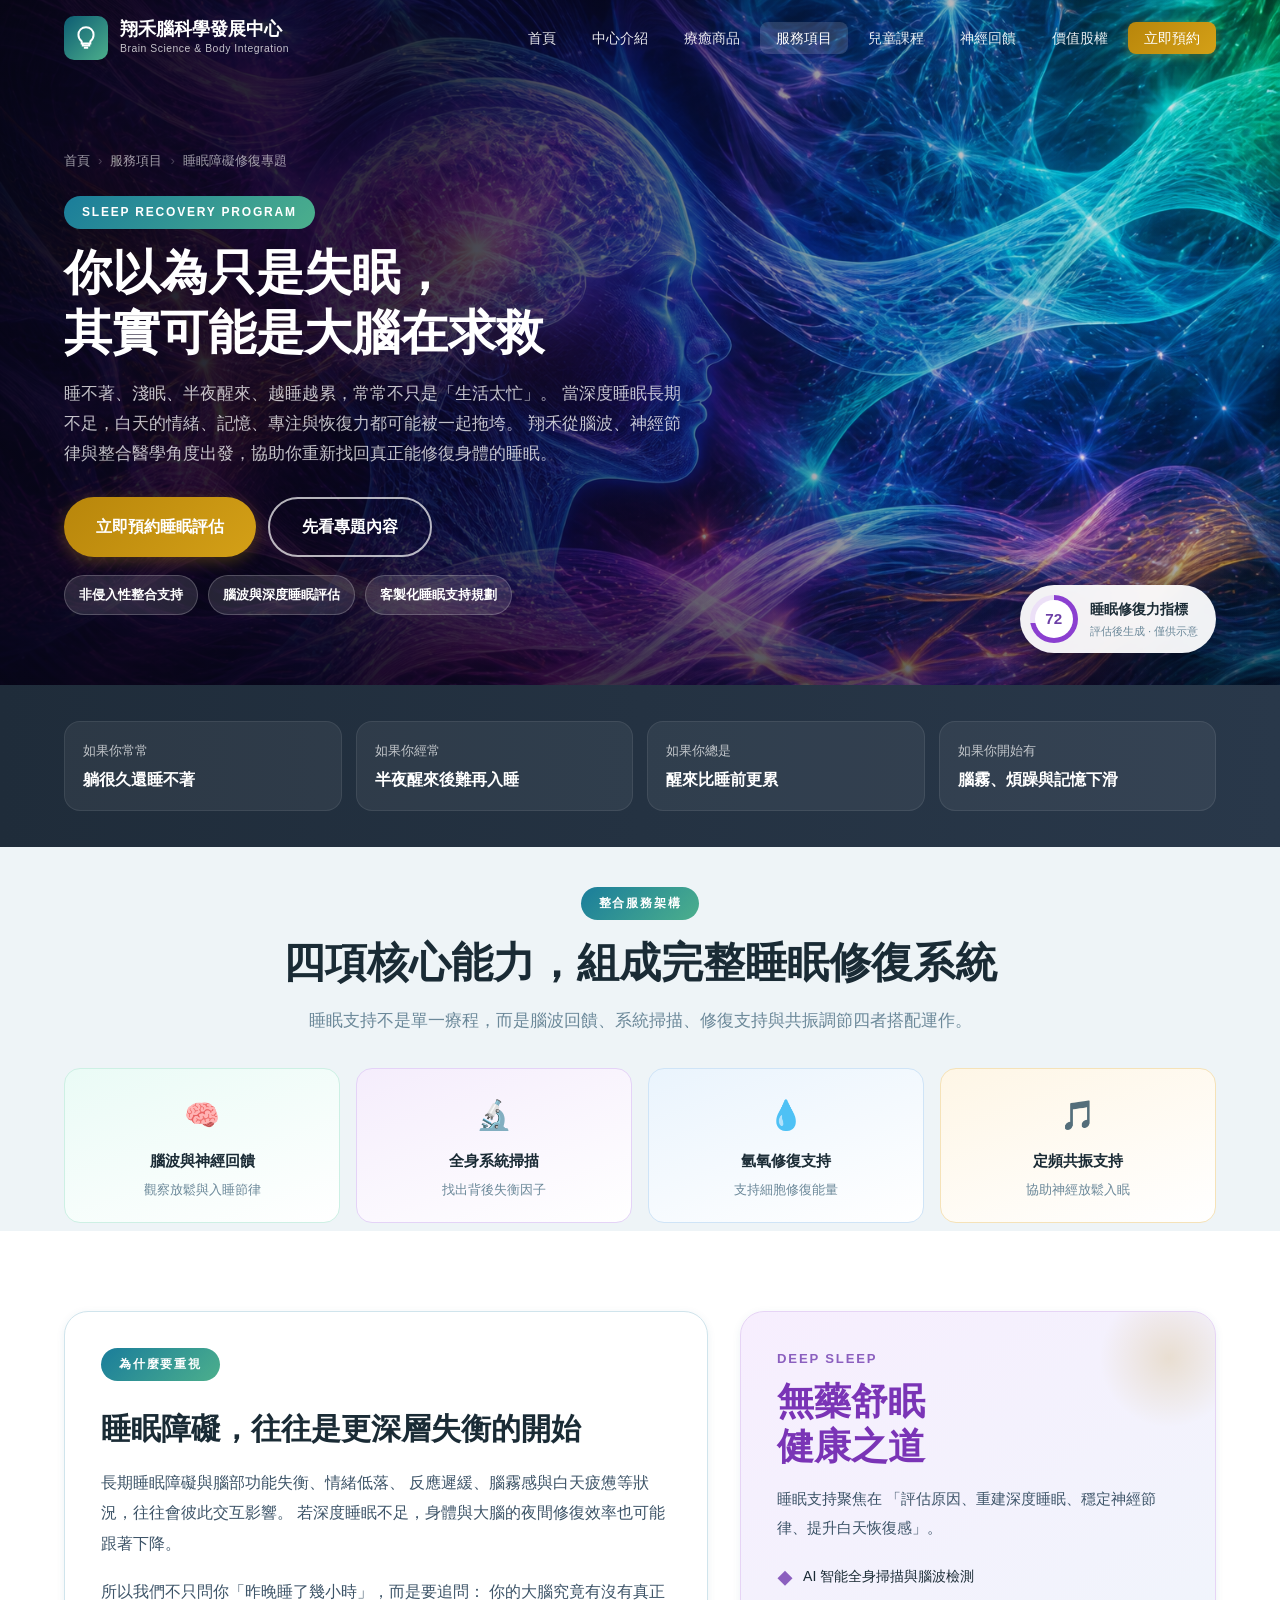
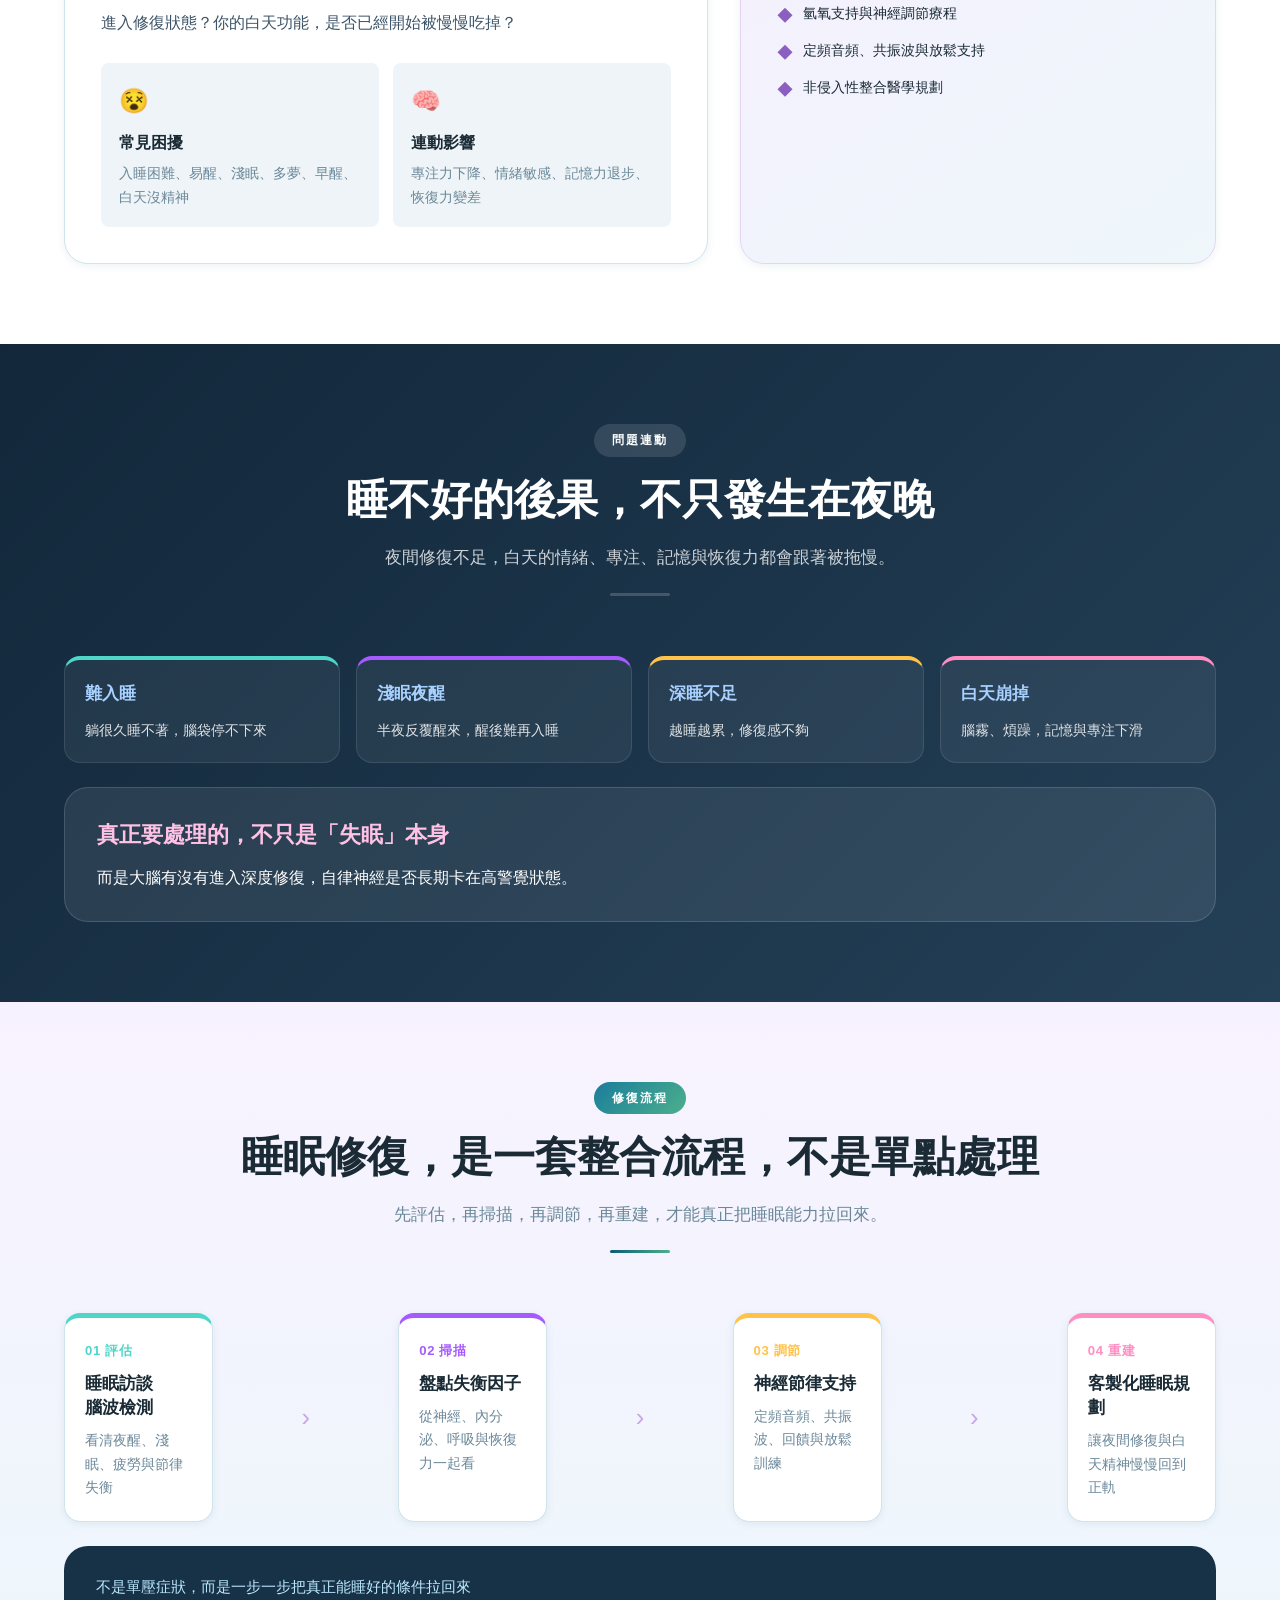
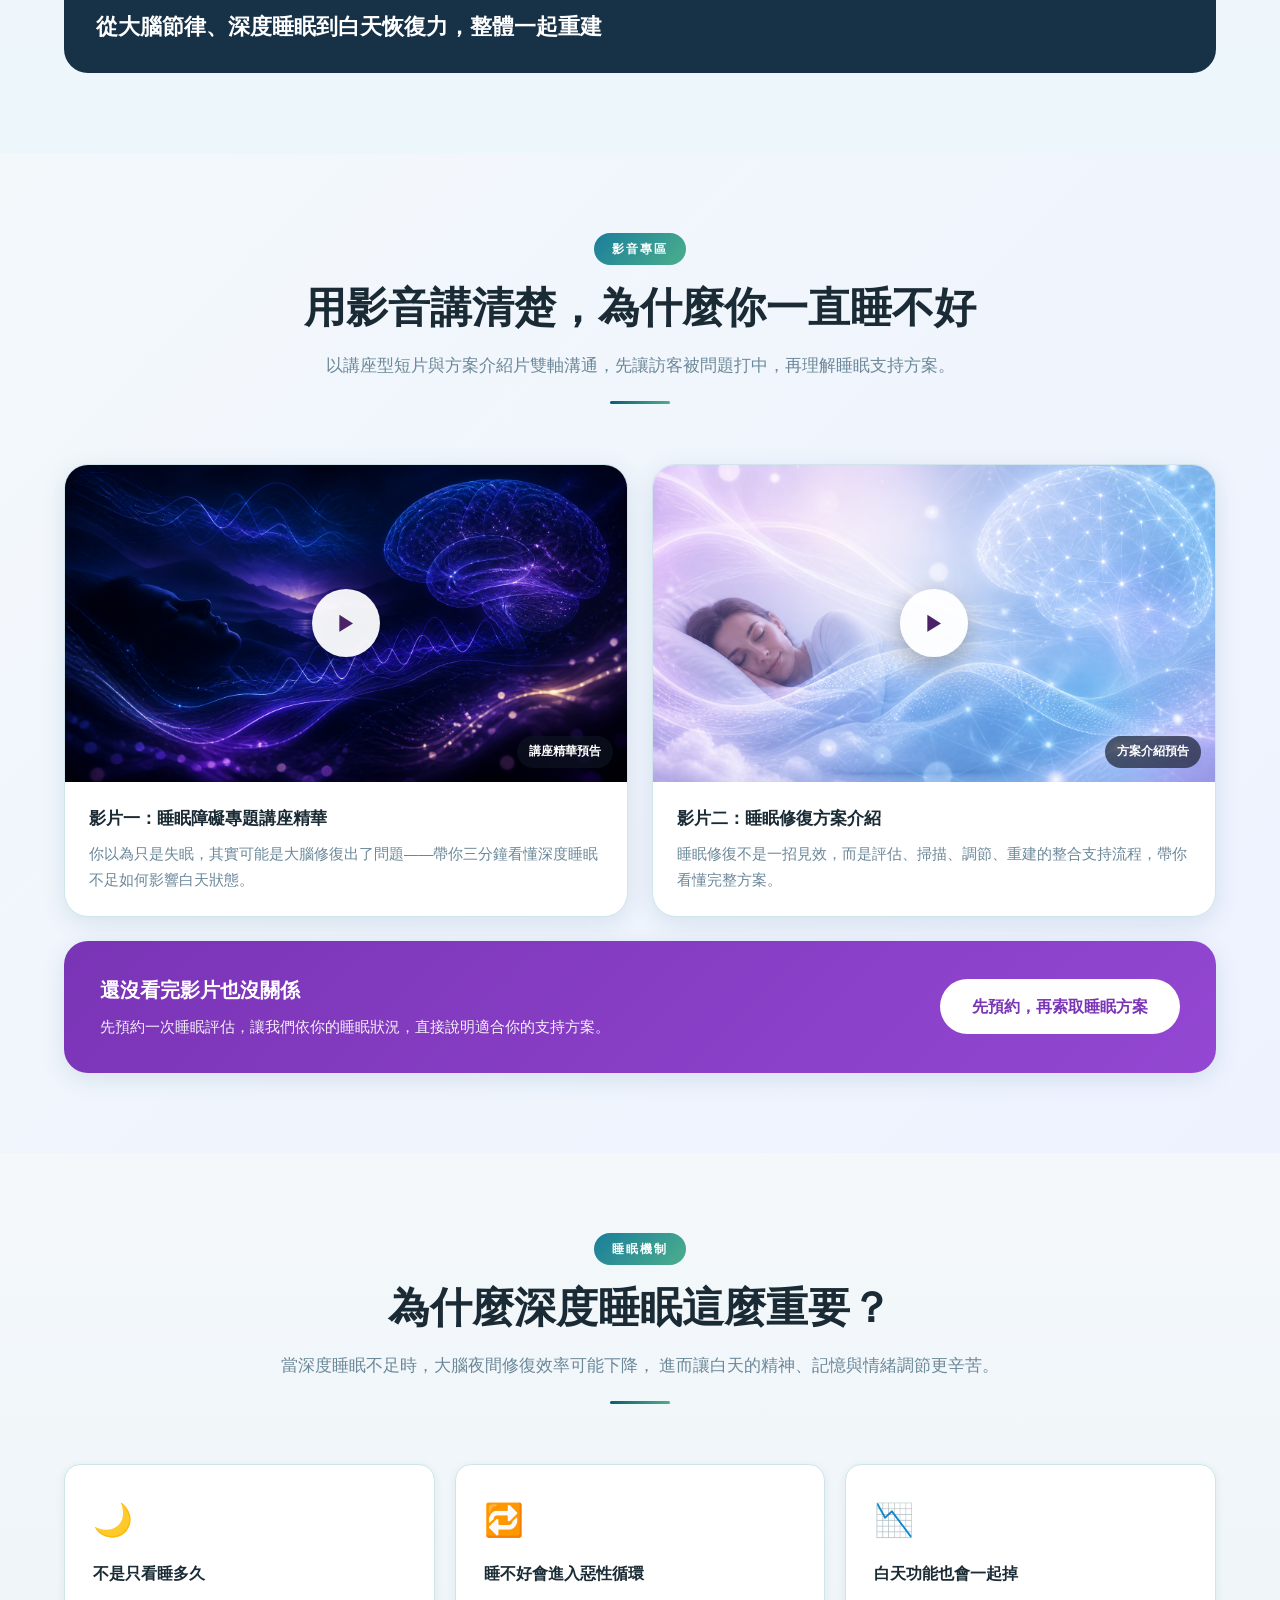
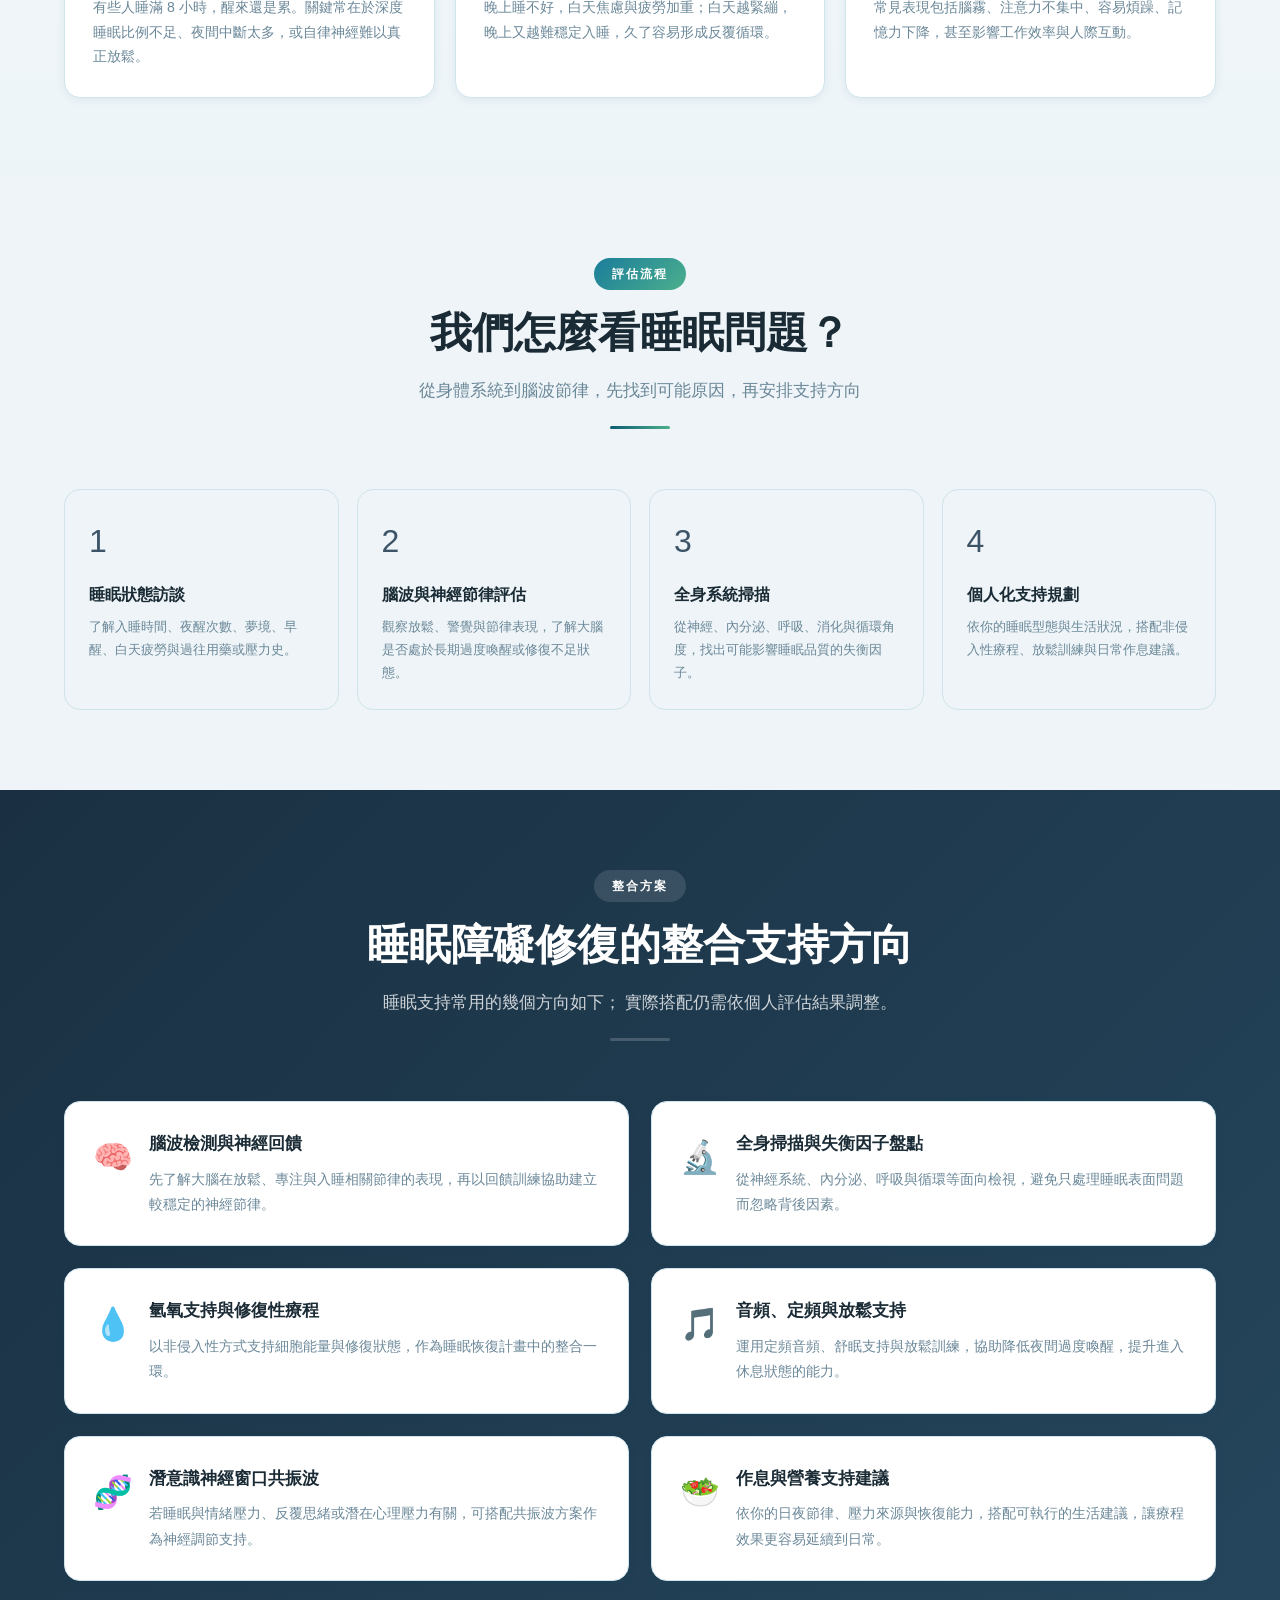
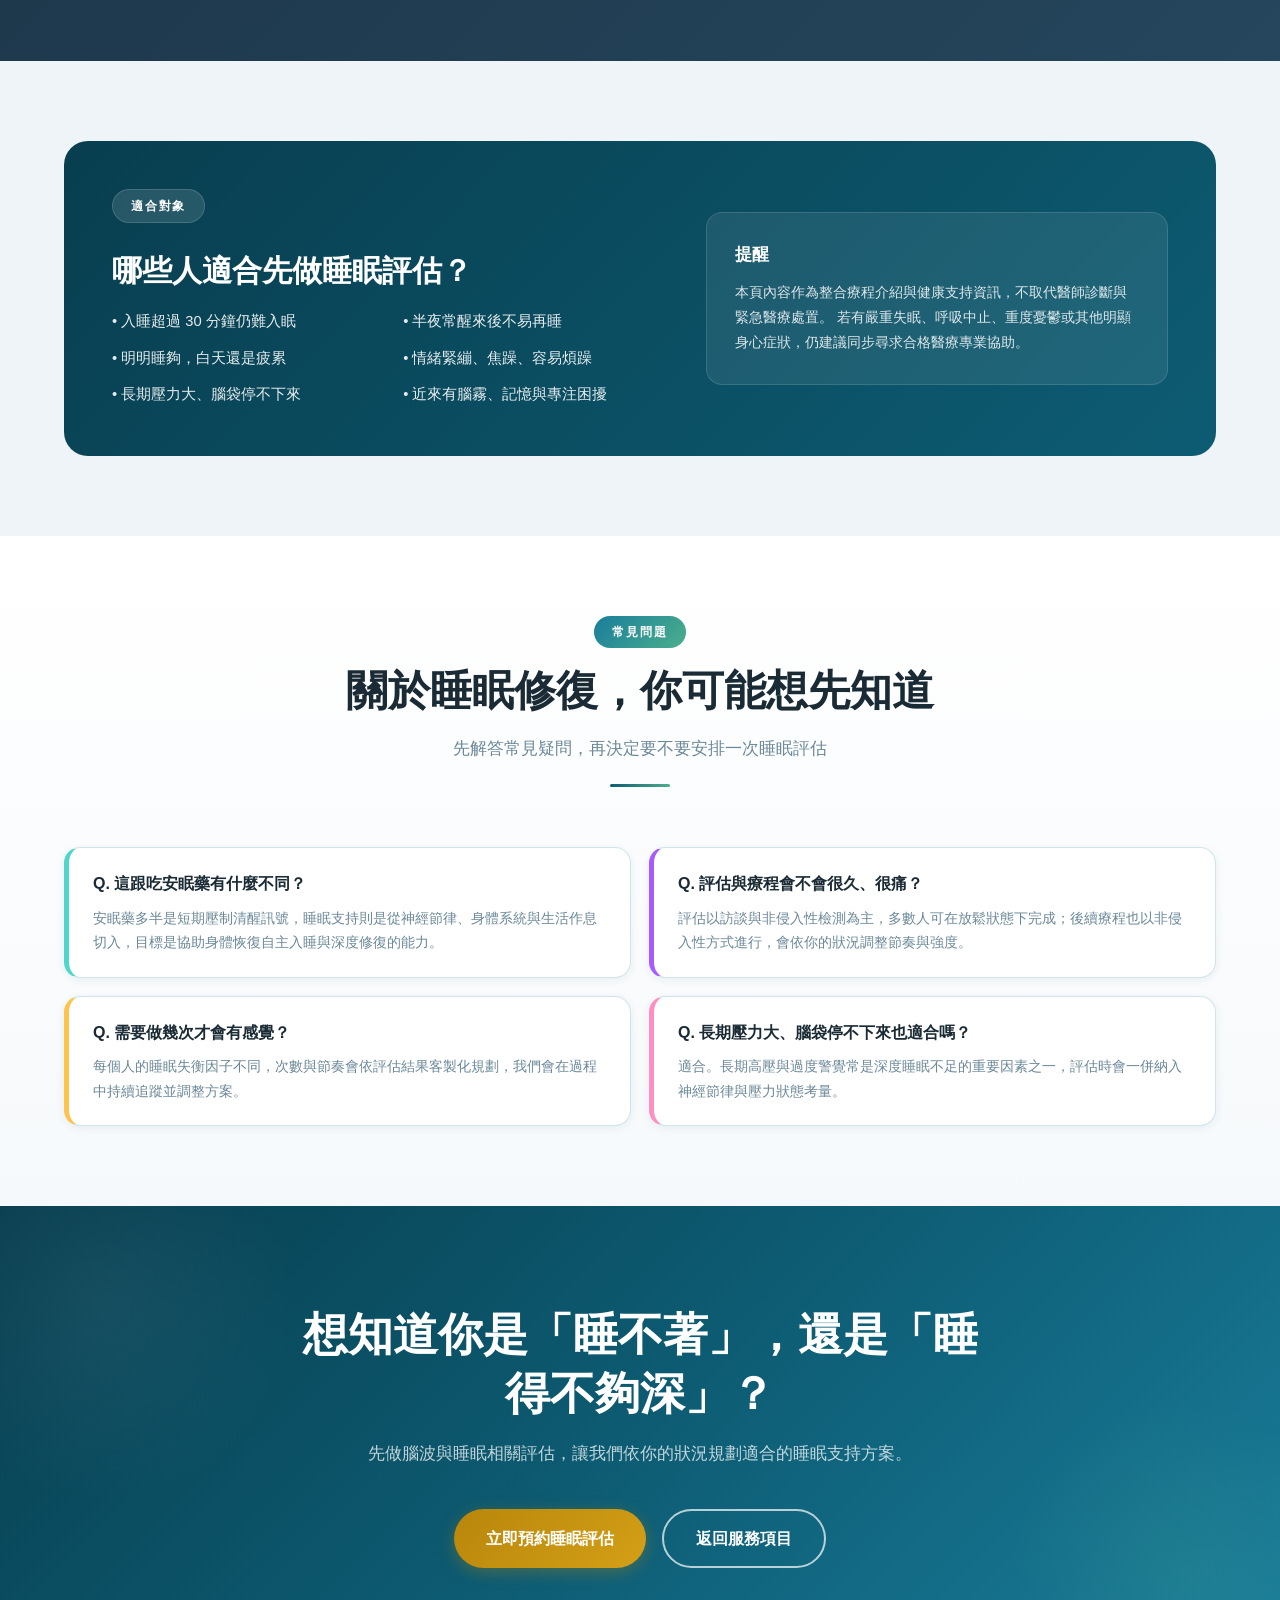
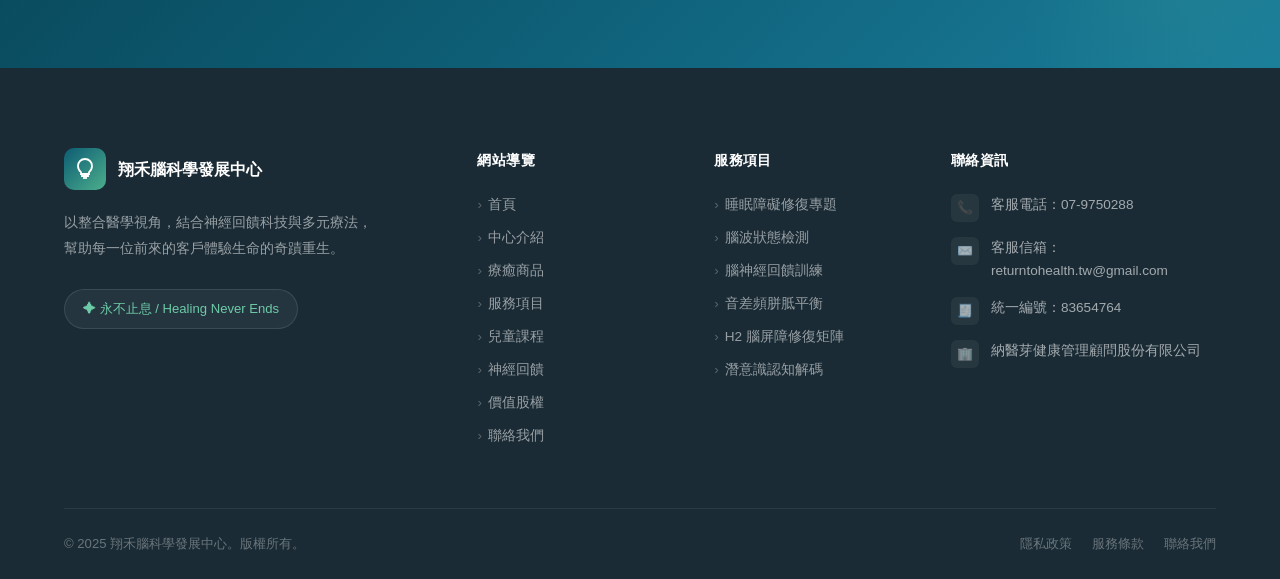
<file: sleep-repair.html>
<!DOCTYPE html>
<html lang="zh-TW">
<head>
  <meta charset="UTF-8" />
  <meta name="viewport" content="width=device-width, initial-scale=1.0" />
  <title>睡眠障礙修復專題 | 翔禾腦科學發展中心</title>
  <meta name="description" content="從腦波檢測、深度睡眠、神經調節到整合醫學支持，了解翔禾如何以非侵入性方式協助改善睡眠障礙與睡眠品質。" />
  <link rel="stylesheet" href="styles.css" />
  <link rel="preconnect" href="https://fonts.googleapis.com" />
  <link rel="preconnect" href="https://fonts.gstatic.com" crossorigin />
  <style>
    .sleep-video-thumb {
      position: relative;
      aspect-ratio: 16 / 9;
      overflow: hidden;
      background: #12273A;
    }
    .sleep-video-thumb img {
      width: 100%;
      height: 100%;
      object-fit: cover;
      display: block;
      animation: sleepVideoDrift 9s ease-in-out infinite;
      transition: transform 0.4s ease;
    }
    @keyframes sleepVideoDrift {
      0%, 100% { transform: scale(1.02) translate(0, 0); }
      50% { transform: scale(1.08) translate(-1%, -1%); }
    }
    .sleep-video-thumb:hover img {
      transform: scale(1.12);
    }
    .sleep-video-play {
      position: absolute;
      top: 50%;
      left: 50%;
      transform: translate(-50%, -50%);
      width: 68px;
      height: 68px;
      border-radius: 50%;
      background: rgba(255,255,255,0.94);
      color: #4B2268;
      display: flex;
      align-items: center;
      justify-content: center;
      font-size: 1.3rem;
      box-shadow: 0 8px 24px rgba(0,0,0,0.3);
      animation: sleepPlayPulse 2.6s ease-in-out infinite;
      transition: transform 0.25s ease;
    }
    .sleep-video-thumb:hover .sleep-video-play {
      transform: translate(-50%, -50%) scale(1.1);
    }
    @keyframes sleepPlayPulse {
      0%, 100% { box-shadow: 0 8px 24px rgba(0,0,0,0.3), 0 0 0 0 rgba(255,255,255,0.4); }
      50% { box-shadow: 0 8px 24px rgba(0,0,0,0.3), 0 0 0 14px rgba(255,255,255,0); }
    }
    .sleep-video-duration {
      position: absolute;
      right: 14px;
      bottom: 14px;
      padding: 5px 12px;
      border-radius: 999px;
      background: rgba(15,20,35,0.65);
      color: white;
      font-size: 0.78rem;
      font-weight: 600;
    }

    .sleep-hero-banner {
      background: #0a0a1a !important;
      padding: 150px 0 70px !important;
      min-height: 620px;
      overflow: hidden;
    }
    .sleep-hero-banner::before {
      display: none;
    }
    .sleep-hero-bg {
      position: absolute;
      inset: 0;
      z-index: 0;
    }
    .sleep-hero-bg img {
      width: 100%;
      height: 100%;
      object-fit: cover;
      display: block;
      animation: sleepHeroBreathe 16s ease-in-out infinite;
    }
    @keyframes sleepHeroBreathe {
      0%, 100% { transform: scale(1); }
      50% { transform: scale(1.07); }
    }
    .sleep-hero-bg-overlay {
      position: absolute;
      inset: 0;
      background:
        linear-gradient(100deg, rgba(6,6,20,0.94) 0%, rgba(6,6,20,0.8) 32%, rgba(6,6,20,0.42) 58%, rgba(6,6,20,0.12) 80%),
        linear-gradient(0deg, rgba(6,6,20,0.55) 0%, rgba(6,6,20,0) 30%);
    }
    .sleep-hero-badge-row {
      position: absolute;
      left: 0;
      right: 0;
      bottom: 32px;
      z-index: 2;
      display: flex;
      justify-content: flex-end;
    }
    .sleep-hero-badge {
      display: flex;
      align-items: center;
      gap: 12px;
      padding: 10px 18px 10px 10px;
      border-radius: 999px;
      background: rgba(255,255,255,0.94);
      backdrop-filter: blur(8px);
      box-shadow: 0 10px 30px rgba(0,0,0,0.35);
    }
    .sleep-hero-badge-ring {
      --pct: 72;
      position: relative;
      width: 48px;
      height: 48px;
      flex-shrink: 0;
      border-radius: 50%;
      background: conic-gradient(#8B3FD0 calc(var(--pct) * 1%), #ECE0F7 0);
      display: flex;
      align-items: center;
      justify-content: center;
    }
    .sleep-hero-badge-ring::before {
      content: "";
      position: absolute;
      inset: 5px;
      border-radius: 50%;
      background: #fff;
    }
    .sleep-hero-badge-ring span {
      position: relative;
      font-size: 0.95rem;
      font-weight: 800;
      color: #6C3FA6;
    }
    .sleep-hero-badge-title {
      font-size: 0.85rem;
      font-weight: 700;
      color: var(--text-dark);
      white-space: nowrap;
    }
    .sleep-hero-badge-note {
      font-size: 0.7rem;
      color: var(--text-muted);
      margin-top: 1px;
      white-space: nowrap;
    }

    .sleep-flow-grid {
      display: grid;
      grid-template-columns: repeat(4, 1fr);
      gap: 18px;
      position: relative;
    }
    .sleep-flow-card {
      background: white;
      border-radius: var(--radius-md);
      border: 1px solid var(--border);
      border-top: 5px solid var(--accent, #7A34B6);
      padding: 22px 20px;
      box-shadow: var(--shadow-sm);
    }
    .sleep-flow-step {
      font-size: 0.82rem;
      font-weight: 800;
      letter-spacing: 0.05em;
      color: var(--accent, #7A34B6);
      margin-bottom: 8px;
    }
    .sleep-flow-title {
      font-size: 1.08rem;
      font-weight: 700;
      color: var(--text-dark);
      margin-bottom: 10px;
      line-height: 1.4;
    }
    .sleep-flow-desc {
      font-size: 0.86rem;
      color: var(--text-muted);
      line-height: 1.7;
    }
    .sleep-flow-arrow {
      display: none;
    }
    .sleep-problem-grid {
      display: grid;
      grid-template-columns: repeat(4, 1fr);
      gap: 16px;
    }
    .sleep-problem-card {
      background: rgba(255,255,255,0.06);
      border: 1px solid rgba(255,255,255,0.1);
      border-top: 4px solid var(--accent, #4FD6C8);
      border-radius: var(--radius-md);
      padding: 20px;
    }
    .sleep-problem-title {
      font-size: 1.05rem;
      font-weight: 700;
      color: #A8D1FF;
      margin-bottom: 10px;
    }
    .sleep-problem-desc {
      font-size: 0.86rem;
      color: rgba(255,255,255,0.85);
      line-height: 1.7;
    }

    @media (min-width: 901px) {
      .sleep-flow-grid {
        grid-template-columns: repeat(7, 1fr);
        align-items: stretch;
      }
      .sleep-flow-card {
        grid-column: span 1;
      }
      .sleep-flow-arrow {
        display: flex;
        align-items: center;
        justify-content: center;
        color: #C9A6EA;
        font-size: 1.6rem;
      }
    }

    @media (max-width: 900px) {
      .sleep-two-col,
      .sleep-video-grid,
      .sleep-four-grid,
      .sleep-three-grid,
      .sleep-solution-grid,
      .sleep-flow-grid,
      .sleep-problem-grid {
        grid-template-columns: 1fr !important;
      }
      .sleep-hero-banner {
        min-height: 0;
        padding: 130px 0 210px !important;
      }
      .sleep-hero-badge-row {
        justify-content: center;
        bottom: 24px;
      }
    }
  </style>
</head>
<body>

  <nav class="navbar" id="navbar">
    <div class="container">
      <div class="navbar-inner">
        <a href="index.html" class="navbar-logo">
          <div class="logo-icon">
            <svg viewBox="0 0 24 24">
              <path d="M12 2C8 2 5 5 5 9c0 2.5 1.2 4.7 3 6.1V17h8v-1.9c1.8-1.4 3-3.6 3-6.1 0-4-3-7-7-7z"/>
              <path d="M9 17v2h6v-2"/><path d="M10 21h4"/>
            </svg>
          </div>
          <div class="logo-text">
            <span class="logo-name">翔禾腦科學發展中心</span>
            <span class="logo-en">Brain Science & Body Integration</span>
          </div>
        </a>
        <ul class="navbar-nav" id="navMenu">
          <li><a href="index.html" class="nav-link">首頁</a></li>
          <li><a href="about.html" class="nav-link">中心介紹</a></li>
          <li><a href="https://m.ccat.com.tw/4181/ProductList" class="nav-link" target="_blank" rel="noopener noreferrer">療癒商品</a></li>
          <li><a href="services.html" class="nav-link active">服務項目</a></li>
          <li><a href="children-program.html" class="nav-link">兒童課程</a></li>
          <li><a href="neurofeedback.html" class="nav-link">神經回饋</a></li>
          <li><a href="invest.html" class="nav-link">價值股權</a></li>
          <li><a href="contact.html" class="nav-link navbar-cta">立即預約</a></li>
        </ul>
        <button class="navbar-toggle" id="navToggle" aria-label="開啟選單">
          <span></span><span></span><span></span>
        </button>
      </div>
    </div>
  </nav>

  <section class="page-banner sleep-hero-banner">
    <div class="sleep-hero-bg">
      <img src="assets/sleep-hero-photo.png" alt="深度睡眠與腦波修復示意圖" loading="eager" />
      <div class="sleep-hero-bg-overlay"></div>
    </div>
    <div class="container" style="position:relative; z-index:2;">
      <div class="page-banner-content">
        <nav class="breadcrumb">
          <a href="index.html">首頁</a>
          <span class="breadcrumb-sep">›</span>
          <a href="services.html">服務項目</a>
          <span class="breadcrumb-sep">›</span>
          <span>睡眠障礙修復專題</span>
        </nav>
        <span class="section-tag" style="margin-bottom: 14px;">Sleep Recovery Program</span>
        <h1 class="page-banner-title">你以為只是失眠，<br/>其實可能是大腦在求救</h1>
        <p class="page-banner-desc" style="max-width: 620px;">
          睡不著、淺眠、半夜醒來、越睡越累，常常不只是「生活太忙」。
          當深度睡眠長期不足，白天的情緒、記憶、專注與恢復力都可能被一起拖垮。
          翔禾從腦波、神經節律與整合醫學角度出發，協助你重新找回真正能修復身體的睡眠。
        </p>
        <div style="display:flex; flex-wrap:wrap; gap:12px; margin-top:28px;">
          <a href="contact.html" class="btn btn-gold">立即預約睡眠評估</a>
          <a href="#video-zone" class="btn btn-secondary">先看專題內容</a>
        </div>
        <div style="display:flex; flex-wrap:wrap; gap:10px; margin-top:18px;">
          <span style="padding:8px 14px; border-radius:999px; background:rgba(255,255,255,0.12); border:1px solid rgba(255,255,255,0.2); color:white; font-size:0.82rem; font-weight:600;">非侵入性整合支持</span>
          <span style="padding:8px 14px; border-radius:999px; background:rgba(255,255,255,0.12); border:1px solid rgba(255,255,255,0.2); color:white; font-size:0.82rem; font-weight:600;">腦波與深度睡眠評估</span>
          <span style="padding:8px 14px; border-radius:999px; background:rgba(255,255,255,0.12); border:1px solid rgba(255,255,255,0.2); color:white; font-size:0.82rem; font-weight:600;">客製化睡眠支持規劃</span>
        </div>
      </div>
    </div>
    <div class="container sleep-hero-badge-row">
      <div class="sleep-hero-badge">
        <div class="sleep-hero-badge-ring" style="--pct: 72;">
          <span>72</span>
        </div>
        <div class="sleep-hero-badge-text">
          <div class="sleep-hero-badge-title">睡眠修復力指標</div>
          <div class="sleep-hero-badge-note">評估後生成 · 僅供示意</div>
        </div>
      </div>
    </div>
  </section>

  <section class="content-section" style="padding-top: 36px; padding-bottom: 36px; background: linear-gradient(90deg, #1f2c3a, #29384a);">
    <div class="container">
      <div class="sleep-four-grid" style="display:grid; grid-template-columns: repeat(4, 1fr); gap: 14px;" class="fade-in">
        <div style="background: rgba(255,255,255,0.06); border: 1px solid rgba(255,255,255,0.08); border-radius: var(--radius-md); padding: 18px;">
          <div style="font-size: 0.82rem; color: rgba(255,255,255,0.7); margin-bottom: 6px;">如果你常常</div>
          <div style="font-size: 1rem; color: white; font-weight: 700; line-height: 1.5;">躺很久還睡不著</div>
        </div>
        <div style="background: rgba(255,255,255,0.06); border: 1px solid rgba(255,255,255,0.08); border-radius: var(--radius-md); padding: 18px;">
          <div style="font-size: 0.82rem; color: rgba(255,255,255,0.7); margin-bottom: 6px;">如果你經常</div>
          <div style="font-size: 1rem; color: white; font-weight: 700; line-height: 1.5;">半夜醒來後難再入睡</div>
        </div>
        <div style="background: rgba(255,255,255,0.06); border: 1px solid rgba(255,255,255,0.08); border-radius: var(--radius-md); padding: 18px;">
          <div style="font-size: 0.82rem; color: rgba(255,255,255,0.7); margin-bottom: 6px;">如果你總是</div>
          <div style="font-size: 1rem; color: white; font-weight: 700; line-height: 1.5;">醒來比睡前更累</div>
        </div>
        <div style="background: rgba(255,255,255,0.06); border: 1px solid rgba(255,255,255,0.08); border-radius: var(--radius-md); padding: 18px;">
          <div style="font-size: 0.82rem; color: rgba(255,255,255,0.7); margin-bottom: 6px;">如果你開始有</div>
          <div style="font-size: 1rem; color: white; font-weight: 700; line-height: 1.5;">腦霧、煩躁與記憶下滑</div>
        </div>
      </div>
    </div>
  </section>

  <section class="content-section" style="padding-top: 40px; padding-bottom: 8px;">
    <div class="container">
      <div class="section-header fade-in" style="margin-bottom: 32px;">
        <span class="section-tag">整合服務架構</span>
        <h2 class="section-title">四項核心能力，組成完整睡眠修復系統</h2>
        <p class="section-subtitle" style="max-width:760px; margin:0 auto;">
          睡眠支持不是單一療程，而是腦波回饋、系統掃描、修復支持與共振調節四者搭配運作。
        </p>
      </div>
      <div class="sleep-four-grid" style="display:grid; grid-template-columns: repeat(4, 1fr); gap: 16px;" class="fade-in">
        <div style="background: linear-gradient(160deg, #eafbf6, #ffffff); border: 1px solid #cdf0e4; border-radius: var(--radius-md); padding: 22px; text-align:center;">
          <div style="font-size: 1.8rem; margin-bottom: 8px;">🧠</div>
          <div style="font-weight:700; color: var(--text-dark); font-size: 0.95rem; margin-bottom: 6px;">腦波與神經回饋</div>
          <div style="font-size: 0.8rem; color: var(--text-muted); line-height:1.6;">觀察放鬆與入睡節律</div>
        </div>
        <div style="background: linear-gradient(160deg, #f5edfc, #ffffff); border: 1px solid #e4d3f7; border-radius: var(--radius-md); padding: 22px; text-align:center;">
          <div style="font-size: 1.8rem; margin-bottom: 8px;">🔬</div>
          <div style="font-weight:700; color: var(--text-dark); font-size: 0.95rem; margin-bottom: 6px;">全身系統掃描</div>
          <div style="font-size: 0.8rem; color: var(--text-muted); line-height:1.6;">找出背後失衡因子</div>
        </div>
        <div style="background: linear-gradient(160deg, #eaf4fd, #ffffff); border: 1px solid #cfe4f7; border-radius: var(--radius-md); padding: 22px; text-align:center;">
          <div style="font-size: 1.8rem; margin-bottom: 8px;">💧</div>
          <div style="font-weight:700; color: var(--text-dark); font-size: 0.95rem; margin-bottom: 6px;">氫氧修復支持</div>
          <div style="font-size: 0.8rem; color: var(--text-muted); line-height:1.6;">支持細胞修復能量</div>
        </div>
        <div style="background: linear-gradient(160deg, #fef6e6, #ffffff); border: 1px solid #f5e2b8; border-radius: var(--radius-md); padding: 22px; text-align:center;">
          <div style="font-size: 1.8rem; margin-bottom: 8px;">🎵</div>
          <div style="font-weight:700; color: var(--text-dark); font-size: 0.95rem; margin-bottom: 6px;">定頻共振支持</div>
          <div style="font-size: 0.8rem; color: var(--text-muted); line-height:1.6;">協助神經放鬆入眠</div>
        </div>
      </div>
    </div>
  </section>

  <section class="content-section">
    <div class="container">
      <div class="sleep-two-col" style="display:grid; grid-template-columns: 1.15fr 0.85fr; gap:32px; align-items:stretch;" class="fade-in">
        <div style="background:white; border:1px solid var(--border); border-radius:var(--radius-lg); box-shadow:var(--shadow-sm); padding:36px;">
          <span class="section-tag">為什麼要重視</span>
          <h2 style="font-family:'Noto Serif TC', serif; font-size:1.9rem; color:var(--text-dark); margin:12px 0 18px; line-height:1.35;">
            睡眠障礙，往往是更深層失衡的開始
          </h2>
          <p style="font-size:0.98rem; color:var(--text-body); line-height:1.95; margin-bottom:18px;">
            長期睡眠障礙與腦部功能失衡、情緒低落、
            反應遲緩、腦霧感與白天疲憊等狀況，往往會彼此交互影響。
            若深度睡眠不足，身體與大腦的夜間修復效率也可能跟著下降。
          </p>
          <p style="font-size:0.98rem; color:var(--text-body); line-height:1.95; margin-bottom:24px;">
            所以我們不只問你「昨晚睡了幾小時」，而是要追問：
            你的大腦究竟有沒有真正進入修復狀態？你的白天功能，是否已經開始被慢慢吃掉？
          </p>
          <div style="display:grid; grid-template-columns:repeat(2, 1fr); gap:14px;">
            <div style="background:var(--bg-section); border-radius:var(--radius-sm); padding:18px;">
              <div style="font-size:1.5rem; margin-bottom:8px;">😵</div>
              <div style="font-weight:700; color:var(--text-dark); margin-bottom:6px;">常見困擾</div>
              <div style="font-size:0.86rem; color:var(--text-muted); line-height:1.7;">入睡困難、易醒、淺眠、多夢、早醒、白天沒精神</div>
            </div>
            <div style="background:var(--bg-section); border-radius:var(--radius-sm); padding:18px;">
              <div style="font-size:1.5rem; margin-bottom:8px;">🧠</div>
              <div style="font-weight:700; color:var(--text-dark); margin-bottom:6px;">連動影響</div>
              <div style="font-size:0.86rem; color:var(--text-muted); line-height:1.7;">專注力下降、情緒敏感、記憶力退步、恢復力變差</div>
            </div>
          </div>
        </div>

        <div style="background:linear-gradient(145deg, #f7eefe, #eef7fb); border-radius:var(--radius-lg); border:1px solid #e6d4f5; box-shadow:var(--shadow-sm); padding:36px; position:relative; overflow:hidden;">
          <div style="position:absolute; right:-24px; top:-24px; width:140px; height:140px; border-radius:50%; background:radial-gradient(circle, rgba(184,134,11,0.18), transparent 70%);"></div>
          <div style="font-size:0.82rem; letter-spacing:0.14em; text-transform:uppercase; color:#8b5fbf; font-weight:700; margin-bottom:10px;">Deep Sleep</div>
          <h2 style="font-family:'Noto Serif TC', serif; font-size:2.3rem; line-height:1.2; color:#7a34b6; margin-bottom:16px;">無藥舒眠<br/>健康之道</h2>
          <p style="font-size:0.95rem; color:var(--text-body); line-height:1.9; margin-bottom:22px;">
            睡眠支持聚焦在
            「評估原因、重建深度睡眠、穩定神經節律、提升白天恢復感」。
          </p>
          <div style="display:flex; flex-direction:column; gap:10px;">
            <div style="display:flex; align-items:flex-start; gap:10px;"><span style="color:#8b5fbf;">◆</span><span style="font-size:0.88rem; color:var(--text-dark);">AI 智能全身掃描與腦波檢測</span></div>
            <div style="display:flex; align-items:flex-start; gap:10px;"><span style="color:#8b5fbf;">◆</span><span style="font-size:0.88rem; color:var(--text-dark);">氫氧支持與神經調節療程</span></div>
            <div style="display:flex; align-items:flex-start; gap:10px;"><span style="color:#8b5fbf;">◆</span><span style="font-size:0.88rem; color:var(--text-dark);">定頻音頻、共振波與放鬆支持</span></div>
            <div style="display:flex; align-items:flex-start; gap:10px;"><span style="color:#8b5fbf;">◆</span><span style="font-size:0.88rem; color:var(--text-dark);">非侵入性整合醫學規劃</span></div>
          </div>
        </div>
      </div>
    </div>
  </section>

  <section class="content-section" style="background: linear-gradient(135deg, #12273A 0%, #244057 100%);">
    <div class="container">
      <div class="section-header fade-in">
        <span class="section-tag" style="background: rgba(255,255,255,0.12); border-color: rgba(255,255,255,0.18); color: white;">問題連動</span>
        <h2 class="section-title" style="color: white;">睡不好的後果，不只發生在夜晚</h2>
        <p class="section-subtitle" style="max-width:760px; margin:0 auto; color: rgba(255,255,255,0.78);">
          夜間修復不足，白天的情緒、專注、記憶與恢復力都會跟著被拖慢。
        </p>
        <div class="section-divider" style="background: rgba(255,255,255,0.18);"></div>
      </div>
      <div class="sleep-problem-grid">
        <div class="sleep-problem-card" style="--accent:#4FD6C8;">
          <div class="sleep-problem-title">難入睡</div>
          <div class="sleep-problem-desc">躺很久睡不著，腦袋停不下來</div>
        </div>
        <div class="sleep-problem-card" style="--accent:#A65BFF;">
          <div class="sleep-problem-title">淺眠夜醒</div>
          <div class="sleep-problem-desc">半夜反覆醒來，醒後難再入睡</div>
        </div>
        <div class="sleep-problem-card" style="--accent:#FFC24B;">
          <div class="sleep-problem-title">深睡不足</div>
          <div class="sleep-problem-desc">越睡越累，修復感不夠</div>
        </div>
        <div class="sleep-problem-card" style="--accent:#FF8EC3;">
          <div class="sleep-problem-title">白天崩掉</div>
          <div class="sleep-problem-desc">腦霧、煩躁，記憶與專注下滑</div>
        </div>
      </div>
      <div style="margin-top: 24px; background: rgba(255,255,255,0.08); border: 1px solid rgba(255,255,255,0.14); border-radius: var(--radius-lg); padding: 28px 32px;">
        <div style="font-family:'Noto Serif TC', serif; font-size:1.4rem; font-weight:800; color:#FFC2E5; margin-bottom:10px;">真正要處理的，不只是「失眠」本身</div>
        <div style="font-size:1rem; color:white; line-height:1.8;">而是大腦有沒有進入深度修復，自律神經是否長期卡在高警覺狀態。</div>
      </div>
    </div>
  </section>

  <section class="content-section" style="background: linear-gradient(180deg, #f8f2ff 0%, #ecf7fb 100%);">
    <div class="container">
      <div class="section-header fade-in">
        <span class="section-tag">修復流程</span>
        <h2 class="section-title">睡眠修復，是一套整合流程，不是單點處理</h2>
        <p class="section-subtitle" style="max-width:760px; margin:0 auto;">
          先評估，再掃描，再調節，再重建，才能真正把睡眠能力拉回來。
        </p>
        <div class="section-divider"></div>
      </div>
      <div class="sleep-flow-grid">
        <div class="sleep-flow-card" style="--accent:#4FD6C8;">
          <div class="sleep-flow-step">01 評估</div>
          <div class="sleep-flow-title">睡眠訪談<br/>腦波檢測</div>
          <div class="sleep-flow-desc">看清夜醒、淺眠、疲勞與節律失衡</div>
        </div>
        <div class="sleep-flow-arrow">›</div>
        <div class="sleep-flow-card" style="--accent:#A65BFF;">
          <div class="sleep-flow-step">02 掃描</div>
          <div class="sleep-flow-title">盤點失衡因子</div>
          <div class="sleep-flow-desc">從神經、內分泌、呼吸與恢復力一起看</div>
        </div>
        <div class="sleep-flow-arrow">›</div>
        <div class="sleep-flow-card" style="--accent:#FFC24B;">
          <div class="sleep-flow-step">03 調節</div>
          <div class="sleep-flow-title">神經節律支持</div>
          <div class="sleep-flow-desc">定頻音頻、共振波、回饋與放鬆訓練</div>
        </div>
        <div class="sleep-flow-arrow">›</div>
        <div class="sleep-flow-card" style="--accent:#FF8EC3;">
          <div class="sleep-flow-step">04 重建</div>
          <div class="sleep-flow-title">客製化睡眠規劃</div>
          <div class="sleep-flow-desc">讓夜間修復與白天精神慢慢回到正軌</div>
        </div>
      </div>
      <div style="margin-top: 24px; background: #173147; border-radius: var(--radius-lg); padding: 28px 32px;">
        <div style="font-size:0.95rem; color:#BCE8FF; margin-bottom:10px;">不是單壓症狀，而是一步一步把真正能睡好的條件拉回來</div>
        <div style="font-family:'Noto Serif TC', serif; font-size:1.35rem; font-weight:800; color:white; line-height:1.6;">從大腦節律、深度睡眠到白天恢復力，整體一起重建</div>
      </div>
    </div>
  </section>

  <section class="content-section" id="video-zone" style="background: linear-gradient(135deg, #f3f8fb, #eef2ff);">
    <div class="container">
      <div class="section-header fade-in">
        <span class="section-tag">影音專區</span>
        <h2 class="section-title">用影音講清楚，為什麼你一直睡不好</h2>
        <p class="section-subtitle" style="max-width:860px; margin:0 auto;">
          以講座型短片與方案介紹片雙軸溝通，先讓訪客被問題打中，再理解睡眠支持方案。
        </p>
        <div class="section-divider"></div>
      </div>
      <div class="sleep-video-grid" style="display:grid; grid-template-columns: 1fr 1fr; gap: 24px;">
        <a href="contact.html" style="background:white; border:1px solid var(--border); border-radius:var(--radius-lg); overflow:hidden; box-shadow:var(--shadow-md); display:block; text-decoration:none; color:inherit;">
          <div class="sleep-video-thumb">
            <img src="assets/sleep-video-cover-1.png" alt="睡眠障礙專題講座精華影片封面" loading="lazy" />
            <span class="sleep-video-play">▶</span>
            <span class="sleep-video-duration">講座精華預告</span>
          </div>
          <div style="padding: 22px 24px;">
            <div style="font-size:1.08rem; font-weight:700; color:var(--text-dark); margin-bottom:8px;">影片一：睡眠障礙專題講座精華</div>
            <div style="font-size:0.92rem; line-height:1.8; color: var(--text-muted);">
              你以為只是失眠，其實可能是大腦修復出了問題——帶你三分鐘看懂深度睡眠不足如何影響白天狀態。
            </div>
          </div>
        </a>
        <a href="contact.html" style="background:white; border:1px solid var(--border); border-radius:var(--radius-lg); overflow:hidden; box-shadow:var(--shadow-md); display:block; text-decoration:none; color:inherit;">
          <div class="sleep-video-thumb">
            <img src="assets/sleep-video-cover-2.png" alt="睡眠修復整合方案介紹影片封面" loading="lazy" />
            <span class="sleep-video-play">▶</span>
            <span class="sleep-video-duration">方案介紹預告</span>
          </div>
          <div style="padding: 22px 24px;">
            <div style="font-size:1.08rem; font-weight:700; color:var(--text-dark); margin-bottom:8px;">影片二：睡眠修復方案介紹</div>
            <div style="font-size:0.92rem; line-height:1.8; color: var(--text-muted);">
              睡眠修復不是一招見效，而是評估、掃描、調節、重建的整合支持流程，帶你看懂完整方案。
            </div>
          </div>
        </a>
      </div>
      <div style="margin-top: 24px; background: linear-gradient(135deg, #7a34b6, #9347d2); color:white; border-radius:var(--radius-lg); box-shadow:var(--shadow-md); padding: 32px 36px; display:flex; align-items:center; justify-content:space-between; gap: 24px; flex-wrap: wrap;">
        <div>
          <div style="font-size:1.25rem; font-weight:700; margin-bottom:8px;">還沒看完影片也沒關係</div>
          <div style="font-size:0.92rem; line-height:1.75; opacity:0.92; max-width: 560px;">
            先預約一次睡眠評估，讓我們依你的睡眠狀況，直接說明適合你的支持方案。
          </div>
        </div>
        <a href="contact.html" class="btn btn-secondary" style="background:white; color:#7a34b6; border:none; white-space:nowrap;">先預約，再索取睡眠方案</a>
      </div>
    </div>
  </section>

  <section class="content-section" style="background: linear-gradient(180deg, #f4f8fb 0%, #edf4f8 100%);">
    <div class="container">
      <div class="section-header fade-in">
        <span class="section-tag">睡眠機制</span>
        <h2 class="section-title">為什麼深度睡眠這麼重要？</h2>
        <p class="section-subtitle" style="max-width:860px; margin:0 auto;">
          當深度睡眠不足時，大腦夜間修復效率可能下降，
          進而讓白天的精神、記憶與情緒調節更辛苦。
        </p>
        <div class="section-divider"></div>
      </div>
      <div class="sleep-three-grid" style="display:grid; grid-template-columns:repeat(3, 1fr); gap:20px;">
        <div style="background:white; border-radius:var(--radius-md); border:1px solid var(--border); padding:28px; box-shadow:var(--shadow-sm);">
          <div style="font-size:2rem; margin-bottom:12px;">🌙</div>
          <div style="font-weight:700; color:var(--text-dark); margin-bottom:8px;">不是只看睡多久</div>
          <div style="font-size:0.88rem; color:var(--text-muted); line-height:1.75;">
            有些人睡滿 8 小時，醒來還是累。關鍵常在於深度睡眠比例不足、夜間中斷太多，或自律神經難以真正放鬆。
          </div>
        </div>
        <div style="background:white; border-radius:var(--radius-md); border:1px solid var(--border); padding:28px; box-shadow:var(--shadow-sm);">
          <div style="font-size:2rem; margin-bottom:12px;">🔁</div>
          <div style="font-weight:700; color:var(--text-dark); margin-bottom:8px;">睡不好會進入惡性循環</div>
          <div style="font-size:0.88rem; color:var(--text-muted); line-height:1.75;">
            晚上睡不好，白天焦慮與疲勞加重；白天越緊繃，晚上又越難穩定入睡，久了容易形成反覆循環。
          </div>
        </div>
        <div style="background:white; border-radius:var(--radius-md); border:1px solid var(--border); padding:28px; box-shadow:var(--shadow-sm);">
          <div style="font-size:2rem; margin-bottom:12px;">📉</div>
          <div style="font-weight:700; color:var(--text-dark); margin-bottom:8px;">白天功能也會一起掉</div>
          <div style="font-size:0.88rem; color:var(--text-muted); line-height:1.75;">
            常見表現包括腦霧、注意力不集中、容易煩躁、記憶力下降，甚至影響工作效率與人際互動。
          </div>
        </div>
      </div>
    </div>
  </section>

  <section class="content-section">
    <div class="container">
      <div class="section-header fade-in">
        <span class="section-tag">評估流程</span>
        <h2 class="section-title">我們怎麼看睡眠問題？</h2>
        <p class="section-subtitle">從身體系統到腦波節律，先找到可能原因，再安排支持方向</p>
        <div class="section-divider"></div>
      </div>
      <div class="sleep-four-grid" style="display:grid; grid-template-columns:repeat(4, 1fr); gap:18px;" class="fade-in">
        <div style="background:var(--bg-section); border-radius:var(--radius-md); padding:24px; border:1px solid var(--border);">
          <div style="font-size:2rem; margin-bottom:12px;">1</div>
          <div style="font-weight:700; color:var(--text-dark); margin-bottom:8px;">睡眠狀態訪談</div>
          <div style="font-size:0.84rem; color:var(--text-muted); line-height:1.7;">了解入睡時間、夜醒次數、夢境、早醒、白天疲勞與過往用藥或壓力史。</div>
        </div>
        <div style="background:var(--bg-section); border-radius:var(--radius-md); padding:24px; border:1px solid var(--border);">
          <div style="font-size:2rem; margin-bottom:12px;">2</div>
          <div style="font-weight:700; color:var(--text-dark); margin-bottom:8px;">腦波與神經節律評估</div>
          <div style="font-size:0.84rem; color:var(--text-muted); line-height:1.7;">觀察放鬆、警覺與節律表現，了解大腦是否處於長期過度喚醒或修復不足狀態。</div>
        </div>
        <div style="background:var(--bg-section); border-radius:var(--radius-md); padding:24px; border:1px solid var(--border);">
          <div style="font-size:2rem; margin-bottom:12px;">3</div>
          <div style="font-weight:700; color:var(--text-dark); margin-bottom:8px;">全身系統掃描</div>
          <div style="font-size:0.84rem; color:var(--text-muted); line-height:1.7;">從神經、內分泌、呼吸、消化與循環角度，找出可能影響睡眠品質的失衡因子。</div>
        </div>
        <div style="background:var(--bg-section); border-radius:var(--radius-md); padding:24px; border:1px solid var(--border);">
          <div style="font-size:2rem; margin-bottom:12px;">4</div>
          <div style="font-weight:700; color:var(--text-dark); margin-bottom:8px;">個人化支持規劃</div>
          <div style="font-size:0.84rem; color:var(--text-muted); line-height:1.7;">依你的睡眠型態與生活狀況，搭配非侵入性療程、放鬆訓練與日常作息建議。</div>
        </div>
      </div>
    </div>
  </section>

  <section class="content-section" id="solutions" style="background: linear-gradient(135deg, #1a3042 0%, #25465d 100%);">
    <div class="container">
      <div class="section-header fade-in">
        <span class="section-tag" style="background: rgba(255,255,255,0.12); border-color: rgba(255,255,255,0.18); color: white;">整合方案</span>
        <h2 class="section-title" style="color: white;">睡眠障礙修復的整合支持方向</h2>
        <p class="section-subtitle" style="max-width:860px; margin:0 auto; color: rgba(255,255,255,0.78);">
          睡眠支持常用的幾個方向如下；
          實際搭配仍需依個人評估結果調整。
        </p>
        <div class="section-divider" style="background: rgba(255,255,255,0.18);"></div>
      </div>

      <div class="sleep-solution-grid" style="display:grid; grid-template-columns:1fr 1fr; gap:22px;">
        <div style="background:white; border-radius:var(--radius-md); padding:28px; border:1px solid var(--border); box-shadow:var(--shadow-sm);">
          <div style="display:flex; gap:16px; align-items:flex-start;">
            <div style="font-size:2rem;">🧠</div>
            <div>
              <div style="font-weight:700; font-size:1.05rem; color:var(--text-dark); margin-bottom:8px;">腦波檢測與神經回饋</div>
              <div style="font-size:0.88rem; color:var(--text-muted); line-height:1.8;">
                先了解大腦在放鬆、專注與入睡相關節律的表現，再以回饋訓練協助建立較穩定的神經節律。
              </div>
            </div>
          </div>
        </div>
        <div style="background:white; border-radius:var(--radius-md); padding:28px; border:1px solid var(--border); box-shadow:var(--shadow-sm);">
          <div style="display:flex; gap:16px; align-items:flex-start;">
            <div style="font-size:2rem;">🔬</div>
            <div>
              <div style="font-weight:700; font-size:1.05rem; color:var(--text-dark); margin-bottom:8px;">全身掃描與失衡因子盤點</div>
              <div style="font-size:0.88rem; color:var(--text-muted); line-height:1.8;">
                從神經系統、內分泌、呼吸與循環等面向檢視，避免只處理睡眠表面問題而忽略背後因素。
              </div>
            </div>
          </div>
        </div>
        <div style="background:white; border-radius:var(--radius-md); padding:28px; border:1px solid var(--border); box-shadow:var(--shadow-sm);">
          <div style="display:flex; gap:16px; align-items:flex-start;">
            <div style="font-size:2rem;">💧</div>
            <div>
              <div style="font-weight:700; font-size:1.05rem; color:var(--text-dark); margin-bottom:8px;">氫氧支持與修復性療程</div>
              <div style="font-size:0.88rem; color:var(--text-muted); line-height:1.8;">
                以非侵入性方式支持細胞能量與修復狀態，作為睡眠恢復計畫中的整合一環。
              </div>
            </div>
          </div>
        </div>
        <div style="background:white; border-radius:var(--radius-md); padding:28px; border:1px solid var(--border); box-shadow:var(--shadow-sm);">
          <div style="display:flex; gap:16px; align-items:flex-start;">
            <div style="font-size:2rem;">🎵</div>
            <div>
              <div style="font-weight:700; font-size:1.05rem; color:var(--text-dark); margin-bottom:8px;">音頻、定頻與放鬆支持</div>
              <div style="font-size:0.88rem; color:var(--text-muted); line-height:1.8;">
                運用定頻音頻、舒眠支持與放鬆訓練，協助降低夜間過度喚醒，提升進入休息狀態的能力。
              </div>
            </div>
          </div>
        </div>
        <div style="background:white; border-radius:var(--radius-md); padding:28px; border:1px solid var(--border); box-shadow:var(--shadow-sm);">
          <div style="display:flex; gap:16px; align-items:flex-start;">
            <div style="font-size:2rem;">🧬</div>
            <div>
              <div style="font-weight:700; font-size:1.05rem; color:var(--text-dark); margin-bottom:8px;">潛意識神經窗口共振波</div>
              <div style="font-size:0.88rem; color:var(--text-muted); line-height:1.8;">
                若睡眠與情緒壓力、反覆思緒或潛在心理壓力有關，可搭配共振波方案作為神經調節支持。
              </div>
            </div>
          </div>
        </div>
        <div style="background:white; border-radius:var(--radius-md); padding:28px; border:1px solid var(--border); box-shadow:var(--shadow-sm);">
          <div style="display:flex; gap:16px; align-items:flex-start;">
            <div style="font-size:2rem;">🥗</div>
            <div>
              <div style="font-weight:700; font-size:1.05rem; color:var(--text-dark); margin-bottom:8px;">作息與營養支持建議</div>
              <div style="font-size:0.88rem; color:var(--text-muted); line-height:1.8;">
                依你的日夜節律、壓力來源與恢復能力，搭配可執行的生活建議，讓療程效果更容易延續到日常。
              </div>
            </div>
          </div>
        </div>
      </div>
    </div>
  </section>

  <section class="content-section">
    <div class="container">
      <div style="background: linear-gradient(135deg, var(--primary-dark), var(--primary)); border-radius: var(--radius-lg); padding: 48px; color: white;" class="fade-in">
        <div style="display:grid; grid-template-columns:1.1fr 0.9fr; gap:30px; align-items:center;">
          <div>
            <span class="section-tag" style="background: rgba(255,255,255,0.12); border: 1px solid rgba(255,255,255,0.15);">適合對象</span>
            <h2 style="font-family:'Noto Serif TC', serif; font-size:1.9rem; margin:12px 0 16px; line-height:1.35;">哪些人適合先做睡眠評估？</h2>
            <div style="display:grid; grid-template-columns:1fr 1fr; gap:10px 18px; font-size:0.92rem; line-height:1.8; opacity:0.9;">
              <div>• 入睡超過 30 分鐘仍難入眠</div>
              <div>• 半夜常醒來後不易再睡</div>
              <div>• 明明睡夠，白天還是疲累</div>
              <div>• 情緒緊繃、焦躁、容易煩躁</div>
              <div>• 長期壓力大、腦袋停不下來</div>
              <div>• 近來有腦霧、記憶與專注困擾</div>
            </div>
          </div>
          <div style="background: rgba(255,255,255,0.08); border: 1px solid rgba(255,255,255,0.12); border-radius: var(--radius-md); padding: 28px;">
            <div style="font-weight:700; font-size:1.05rem; margin-bottom:10px;">提醒</div>
            <p style="font-size:0.88rem; opacity:0.85; line-height:1.8; margin-bottom:0;">
              本頁內容作為整合療程介紹與健康支持資訊，不取代醫師診斷與緊急醫療處置。
              若有嚴重失眠、呼吸中止、重度憂鬱或其他明顯身心症狀，仍建議同步尋求合格醫療專業協助。
            </p>
          </div>
        </div>
      </div>
    </div>
  </section>

  <section class="content-section" style="background: linear-gradient(180deg, #ffffff 0%, #f6f9fb 100%);">
    <div class="container">
      <div class="section-header fade-in">
        <span class="section-tag">常見問題</span>
        <h2 class="section-title">關於睡眠修復，你可能想先知道</h2>
        <p class="section-subtitle">先解答常見疑問，再決定要不要安排一次睡眠評估</p>
        <div class="section-divider"></div>
      </div>
      <div class="sleep-two-col" style="display:grid; grid-template-columns: 1fr 1fr; gap: 18px;">
        <div style="background:white; border-radius:var(--radius-md); border:1px solid var(--border); border-left:5px solid #4FD6C8; padding:22px 24px; box-shadow:var(--shadow-sm);">
          <div style="font-weight:700; color:var(--text-dark); margin-bottom:8px;">Q. 這跟吃安眠藥有什麼不同？</div>
          <div style="font-size:0.88rem; color:var(--text-muted); line-height:1.75;">安眠藥多半是短期壓制清醒訊號，睡眠支持則是從神經節律、身體系統與生活作息切入，目標是協助身體恢復自主入睡與深度修復的能力。</div>
        </div>
        <div style="background:white; border-radius:var(--radius-md); border:1px solid var(--border); border-left:5px solid #A65BFF; padding:22px 24px; box-shadow:var(--shadow-sm);">
          <div style="font-weight:700; color:var(--text-dark); margin-bottom:8px;">Q. 評估與療程會不會很久、很痛？</div>
          <div style="font-size:0.88rem; color:var(--text-muted); line-height:1.75;">評估以訪談與非侵入性檢測為主，多數人可在放鬆狀態下完成；後續療程也以非侵入性方式進行，會依你的狀況調整節奏與強度。</div>
        </div>
        <div style="background:white; border-radius:var(--radius-md); border:1px solid var(--border); border-left:5px solid #FFC24B; padding:22px 24px; box-shadow:var(--shadow-sm);">
          <div style="font-weight:700; color:var(--text-dark); margin-bottom:8px;">Q. 需要做幾次才會有感覺？</div>
          <div style="font-size:0.88rem; color:var(--text-muted); line-height:1.75;">每個人的睡眠失衡因子不同，次數與節奏會依評估結果客製化規劃，我們會在過程中持續追蹤並調整方案。</div>
        </div>
        <div style="background:white; border-radius:var(--radius-md); border:1px solid var(--border); border-left:5px solid #FF8EC3; padding:22px 24px; box-shadow:var(--shadow-sm);">
          <div style="font-weight:700; color:var(--text-dark); margin-bottom:8px;">Q. 長期壓力大、腦袋停不下來也適合嗎？</div>
          <div style="font-size:0.88rem; color:var(--text-muted); line-height:1.75;">適合。長期高壓與過度警覺常是深度睡眠不足的重要因素之一，評估時會一併納入神經節律與壓力狀態考量。</div>
        </div>
      </div>
    </div>
  </section>

  <section class="cta-section">
    <div class="container">
      <div class="cta-content fade-in">
        <h2 class="cta-title">想知道你是「睡不著」，還是「睡得不夠深」？</h2>
        <p class="cta-subtitle">
          先做腦波與睡眠相關評估，讓我們依你的狀況規劃適合的睡眠支持方案。
        </p>
        <div class="cta-actions">
          <a href="contact.html" class="btn btn-gold">立即預約睡眠評估</a>
          <a href="services.html" class="btn btn-secondary">返回服務項目</a>
        </div>
      </div>
    </div>
  </section>

  <footer class="footer">
    <div class="container">
      <div class="footer-grid">
        <div class="footer-brand">
          <div class="footer-logo">
            <div class="footer-logo-icon">
              <svg viewBox="0 0 24 24">
                <path d="M12 2C8 2 5 5 5 9c0 2.5 1.2 4.7 3 6.1V17h8v-1.9c1.8-1.4 3-3.6 3-6.1 0-4-3-7-7-7z"/>
                <path d="M9 17v2h6v-2"/><path d="M10 21h4"/>
              </svg>
            </div>
            <span class="footer-logo-text">翔禾腦科學發展中心</span>
          </div>
          <p class="footer-desc">以整合醫學視角，結合神經回饋科技與多元療法，幫助每一位前來的客戶體驗生命的奇蹟重生。</p>
          <div class="footer-tagline">✦ 永不止息 / Healing Never Ends</div>
        </div>
        <div>
          <div class="footer-col-title">網站導覽</div>
          <ul class="footer-links">
            <li><a href="index.html" class="footer-link">首頁</a></li>
            <li><a href="about.html" class="footer-link">中心介紹</a></li>
            <li><a href="https://m.ccat.com.tw/4181/ProductList" class="footer-link" target="_blank" rel="noopener noreferrer">療癒商品</a></li>
            <li><a href="services.html" class="footer-link">服務項目</a></li>
            <li><a href="children-program.html" class="footer-link">兒童課程</a></li>
            <li><a href="neurofeedback.html" class="footer-link">神經回饋</a></li>
            <li><a href="invest.html" class="footer-link">價值股權</a></li>
            <li><a href="contact.html" class="footer-link">聯絡我們</a></li>
          </ul>
        </div>
        <div>
          <div class="footer-col-title">服務項目</div>
          <ul class="footer-links">
            <li><a href="sleep-repair.html" class="footer-link">睡眠障礙修復專題</a></li>
            <li><a href="services.html#eeg" class="footer-link">腦波狀態檢測</a></li>
            <li><a href="neurofeedback.html" class="footer-link">腦神經回饋訓練</a></li>
            <li><a href="services.html#frequency" class="footer-link">音差頻胼胝平衡</a></li>
            <li><a href="services.html#hydrogen" class="footer-link">H2 腦屏障修復矩陣</a></li>
            <li><a href="services.html#cognitive" class="footer-link">潛意識認知解碼</a></li>
          </ul>
        </div>
        <div>
          <div class="footer-col-title">聯絡資訊</div>
          <div class="footer-contact-items">
            <div class="footer-contact-item"><div class="footer-contact-icon">📞</div><span>客服電話：07-9750288</span></div>
            <div class="footer-contact-item"><div class="footer-contact-icon">✉️</div><span>客服信箱：returntohealth.tw@gmail.com</span></div>
            <div class="footer-contact-item"><div class="footer-contact-icon">🧾</div><span>統一編號：83654764</span></div>
            <div class="footer-contact-item"><div class="footer-contact-icon">🏢</div><span>納醫芽健康管理顧問股份有限公司</span></div>
          </div>
        </div>
      </div>
      <div class="footer-bottom">
        <p class="footer-copyright">© 2025 翔禾腦科學發展中心。版權所有。</p>
        <div class="footer-bottom-links">
          <a href="#" class="footer-bottom-link">隱私政策</a>
          <a href="#" class="footer-bottom-link">服務條款</a>
          <a href="contact.html" class="footer-bottom-link">聯絡我們</a>
        </div>
      </div>
    </div>
  </footer>

  <button class="scroll-top" id="scrollTop" aria-label="回到頂部">↑</button>
  <script src="script.js"></script>
</body>
</html>
</file>
<file: styles.css>
/* ==========================================
   翔禾腦科學發展中心 - 主要樣式
   ========================================== */

/* --- CSS 變數 --- */
:root {
  --primary: #0D5C73;
  --primary-dark: #083E4F;
  --primary-light: #1A7D9B;
  --secondary: #B8860B;
  --secondary-light: #D4A017;
  --accent: #4CAF8C;
  --accent-light: #6DCBA8;
  --bg-light: #F8FAFB;
  --bg-section: #EEF4F7;
  --text-dark: #1A2B35;
  --text-body: #3D5468;
  --text-muted: #6B8899;
  --white: #FFFFFF;
  --border: #D0E4EC;
  --shadow-sm: 0 2px 8px rgba(13, 92, 115, 0.08);
  --shadow-md: 0 6px 24px rgba(13, 92, 115, 0.12);
  --shadow-lg: 0 16px 48px rgba(13, 92, 115, 0.18);
  --radius-sm: 8px;
  --radius-md: 16px;
  --radius-lg: 24px;
  --transition: all 0.3s cubic-bezier(0.4, 0, 0.2, 1);
  --font-zh: 'Noto Sans TC', 'PingFang TC', 'Microsoft JhengHei', sans-serif;
}

/* --- Reset & Base --- */
*, *::before, *::after {
  box-sizing: border-box;
  margin: 0;
  padding: 0;
}

html {
  scroll-behavior: smooth;
  font-size: 16px;
}

body {
  font-family: var(--font-zh);
  color: var(--text-body);
  background-color: var(--white);
  line-height: 1.7;
  -webkit-font-smoothing: antialiased;
}

img {
  max-width: 100%;
  height: auto;
  display: block;
}

a {
  text-decoration: none;
  color: inherit;
  transition: var(--transition);
}

ul, ol {
  list-style: none;
}

/* --- Google Font Import --- */
@import url('https://fonts.googleapis.com/css2?family=Noto+Sans+TC:wght@300;400;500;600;700;900&family=Noto+Serif+TC:wght@400;600;700&display=swap');

/* ==========================================
   共用元件
   ========================================== */

.container {
  max-width: 1200px;
  margin: 0 auto;
  padding: 0 24px;
}

.section-header {
  text-align: center;
  margin-bottom: 60px;
}

.section-tag {
  display: inline-block;
  background: linear-gradient(135deg, var(--primary-light), var(--accent));
  color: var(--white);
  font-size: 0.75rem;
  font-weight: 600;
  letter-spacing: 0.15em;
  padding: 6px 18px;
  border-radius: 50px;
  margin-bottom: 16px;
  text-transform: uppercase;
}

.section-title {
  font-family: 'Noto Serif TC', serif;
  font-size: clamp(1.8rem, 3.5vw, 2.6rem);
  font-weight: 700;
  color: var(--text-dark);
  line-height: 1.3;
  margin-bottom: 16px;
}

.section-subtitle {
  font-size: 1.05rem;
  color: var(--text-muted);
  max-width: 620px;
  margin: 0 auto;
  line-height: 1.8;
}

.section-divider {
  width: 60px;
  height: 3px;
  background: linear-gradient(90deg, var(--primary), var(--accent));
  border-radius: 2px;
  margin: 20px auto 0;
}

/* Buttons */
.btn {
  display: inline-flex;
  align-items: center;
  gap: 8px;
  padding: 14px 32px;
  border-radius: 50px;
  font-size: 1rem;
  font-weight: 600;
  cursor: pointer;
  border: none;
  transition: var(--transition);
  text-align: center;
  white-space: nowrap;
}

.btn-primary {
  background: linear-gradient(135deg, var(--primary), var(--primary-light));
  color: var(--white);
  box-shadow: 0 4px 16px rgba(13, 92, 115, 0.35);
}

.btn-primary:hover {
  transform: translateY(-2px);
  box-shadow: 0 8px 28px rgba(13, 92, 115, 0.45);
}

.btn-secondary {
  background: transparent;
  color: var(--white);
  border: 2px solid rgba(255,255,255,0.7);
}

.btn-secondary:hover {
  background: rgba(255,255,255,0.15);
  border-color: var(--white);
}

.btn-outline {
  background: transparent;
  color: var(--primary);
  border: 2px solid var(--primary);
}

.btn-outline:hover {
  background: var(--primary);
  color: var(--white);
}

.btn-gold {
  background: linear-gradient(135deg, var(--secondary), var(--secondary-light));
  color: var(--white);
  box-shadow: 0 4px 16px rgba(184, 134, 11, 0.35);
}

.btn-gold:hover {
  transform: translateY(-2px);
  box-shadow: 0 8px 28px rgba(184, 134, 11, 0.45);
}

/* Cards */
.card {
  background: var(--white);
  border-radius: var(--radius-md);
  box-shadow: var(--shadow-sm);
  border: 1px solid var(--border);
  overflow: hidden;
  transition: var(--transition);
}

.card:hover {
  transform: translateY(-6px);
  box-shadow: var(--shadow-md);
}

/* Badge */
.badge {
  display: inline-block;
  padding: 4px 12px;
  border-radius: 50px;
  font-size: 0.75rem;
  font-weight: 600;
}

.badge-primary {
  background: rgba(13, 92, 115, 0.1);
  color: var(--primary);
}

.badge-accent {
  background: rgba(76, 175, 140, 0.1);
  color: var(--accent);
}

/* ==========================================
   導覽列 (Navbar)
   ========================================== */

.navbar {
  position: fixed;
  top: 0;
  left: 0;
  right: 0;
  z-index: 1000;
  padding: 16px 0;
  transition: var(--transition);
}

.navbar.scrolled {
  background: rgba(255, 255, 255, 0.97);
  box-shadow: 0 2px 20px rgba(13, 92, 115, 0.12);
  padding: 10px 0;
}

.navbar-inner {
  display: flex;
  align-items: center;
  justify-content: space-between;
}

.navbar-logo {
  display: flex;
  align-items: center;
  gap: 12px;
}

.logo-icon {
  width: 44px;
  height: 44px;
  background: linear-gradient(135deg, var(--primary), var(--accent));
  border-radius: 10px;
  display: flex;
  align-items: center;
  justify-content: center;
}

.logo-icon svg {
  width: 26px;
  height: 26px;
  fill: none;
  stroke: white;
  stroke-width: 1.8;
}

.logo-text {
  display: flex;
  flex-direction: column;
}

.logo-name {
  font-family: 'Noto Serif TC', serif;
  font-size: 1.15rem;
  font-weight: 700;
  color: var(--text-dark);
  line-height: 1.2;
  transition: var(--transition);
}

.navbar:not(.scrolled) .logo-name {
  color: var(--white);
}

.logo-en {
  font-size: 0.65rem;
  font-weight: 500;
  color: var(--text-muted);
  letter-spacing: 0.05em;
  transition: var(--transition);
}

.navbar:not(.scrolled) .logo-en {
  color: rgba(255,255,255,0.75);
}

.navbar-nav {
  display: flex;
  align-items: center;
  gap: 4px;
}

.nav-link {
  padding: 8px 16px;
  border-radius: 8px;
  font-size: 0.9rem;
  font-weight: 500;
  color: var(--text-dark);
  transition: var(--transition);
}

.navbar:not(.scrolled) .nav-link {
  color: rgba(255,255,255,0.9);
}

.nav-link:hover,
.nav-link.active {
  background: rgba(13, 92, 115, 0.08);
  color: var(--primary);
}

.navbar:not(.scrolled) .nav-link:hover,
.navbar:not(.scrolled) .nav-link.active {
  background: rgba(255,255,255,0.15);
  color: var(--white);
}

.navbar-cta {
  background: linear-gradient(135deg, var(--secondary), var(--secondary-light)) !important;
  color: var(--white) !important;
  box-shadow: 0 2px 10px rgba(184, 134, 11, 0.35);
}

.navbar-cta:hover {
  transform: translateY(-1px);
  box-shadow: 0 4px 18px rgba(184, 134, 11, 0.45) !important;
}

.navbar-toggle {
  display: none;
  flex-direction: column;
  gap: 5px;
  cursor: pointer;
  padding: 6px;
  background: none;
  border: none;
}

.navbar-toggle span {
  width: 26px;
  height: 2px;
  background: var(--text-dark);
  border-radius: 2px;
  transition: var(--transition);
}

.navbar:not(.scrolled) .navbar-toggle span {
  background: var(--white);
}

/* ==========================================
   Hero Section
   ========================================== */

.hero {
  min-height: 100vh;
  background: linear-gradient(145deg, #062A38 0%, #0D5C73 40%, #0E7A8A 70%, #1A9E8F 100%);
  position: relative;
  display: flex;
  align-items: center;
  overflow: hidden;
  padding: 120px 0 80px;
}

.hero-bg-pattern {
  position: absolute;
  inset: 0;
  opacity: 0.04;
  background-image:
    radial-gradient(circle at 20% 50%, white 1px, transparent 1px),
    radial-gradient(circle at 80% 20%, white 1px, transparent 1px),
    radial-gradient(circle at 60% 80%, white 1px, transparent 1px);
  background-size: 60px 60px;
}

.hero-orb {
  position: absolute;
  border-radius: 50%;
  filter: blur(80px);
  animation: orbFloat 8s ease-in-out infinite;
}

.hero-orb-1 {
  width: 500px;
  height: 500px;
  background: radial-gradient(circle, rgba(76, 175, 140, 0.3) 0%, transparent 70%);
  top: -100px;
  right: -100px;
  animation-delay: 0s;
}

.hero-orb-2 {
  width: 400px;
  height: 400px;
  background: radial-gradient(circle, rgba(184, 134, 11, 0.2) 0%, transparent 70%);
  bottom: -100px;
  left: 10%;
  animation-delay: -4s;
}

@keyframes orbFloat {
  0%, 100% { transform: translate(0, 0) scale(1); }
  50% { transform: translate(20px, -20px) scale(1.05); }
}

.hero-content {
  position: relative;
  z-index: 2;
  display: grid;
  grid-template-columns: 1fr 1fr;
  gap: 60px;
  align-items: center;
}

.hero-badge {
  display: inline-flex;
  align-items: center;
  gap: 8px;
  background: rgba(255,255,255,0.1);
  border: 1px solid rgba(255,255,255,0.2);
  color: rgba(255,255,255,0.9);
  padding: 8px 18px;
  border-radius: 50px;
  font-size: 0.8rem;
  font-weight: 500;
  letter-spacing: 0.08em;
  margin-bottom: 28px;
}

.hero-badge-dot {
  width: 7px;
  height: 7px;
  background: var(--accent-light);
  border-radius: 50%;
  animation: pulse 2s infinite;
}

@keyframes pulse {
  0%, 100% { opacity: 1; transform: scale(1); }
  50% { opacity: 0.6; transform: scale(0.85); }
}

.hero-title {
  font-family: 'Noto Serif TC', serif;
  font-size: clamp(2rem, 4vw, 3.2rem);
  font-weight: 900;
  color: var(--white);
  line-height: 1.25;
  margin-bottom: 10px;
  letter-spacing: 0.02em;
}

.hero-title-highlight {
  color: var(--accent-light);
}

.hero-tagline {
  font-size: 1.1rem;
  font-weight: 300;
  color: rgba(255,255,255,0.7);
  letter-spacing: 0.2em;
  margin-bottom: 24px;
}

.hero-tagline strong {
  color: var(--secondary-light);
  font-weight: 600;
}

.hero-description {
  font-size: 1.05rem;
  color: rgba(255,255,255,0.8);
  line-height: 1.9;
  margin-bottom: 40px;
  max-width: 520px;
}

.hero-actions {
  display: flex;
  gap: 16px;
  flex-wrap: wrap;
}

.hero-stats {
  display: grid;
  grid-template-columns: repeat(3, 1fr);
  gap: 20px;
  margin-top: 60px;
}

.hero-stat {
  text-align: center;
  padding: 20px 16px;
  background: rgba(255,255,255,0.07);
  border: 1px solid rgba(255,255,255,0.12);
  border-radius: var(--radius-md);
  backdrop-filter: blur(8px);
  transition: var(--transition);
}

.hero-stat:hover {
  background: rgba(255,255,255,0.12);
  transform: translateY(-4px);
}

.hero-stat-number {
  font-size: 2.2rem;
  font-weight: 900;
  color: var(--accent-light);
  line-height: 1;
  margin-bottom: 6px;
}

.hero-stat-label {
  font-size: 0.82rem;
  color: rgba(255,255,255,0.7);
  line-height: 1.4;
}

/* Hero Visual */
.hero-visual {
  position: relative;
  display: flex;
  align-items: center;
  justify-content: center;
}

.brain-graphic {
  position: relative;
  width: 420px;
  height: 420px;
}

.brain-circle {
  position: absolute;
  border-radius: 50%;
  border: 1px solid;
  animation: rotateCW 20s linear infinite;
}

.brain-circle-1 {
  inset: 0;
  border-color: rgba(76, 175, 140, 0.25);
  animation-duration: 25s;
}

.brain-circle-2 {
  inset: 30px;
  border-color: rgba(184, 134, 11, 0.2);
  animation-direction: reverse;
  animation-duration: 18s;
}

.brain-circle-3 {
  inset: 60px;
  border-color: rgba(255, 255, 255, 0.1);
  animation-duration: 30s;
}

@keyframes rotateCW {
  from { transform: rotate(0deg); }
  to { transform: rotate(360deg); }
}

.brain-core {
  position: absolute;
  inset: 90px;
  background: radial-gradient(circle, rgba(76, 175, 140, 0.15), rgba(13, 92, 115, 0.4));
  border-radius: 50%;
  border: 1px solid rgba(76, 175, 140, 0.3);
  display: flex;
  align-items: center;
  justify-content: center;
  backdrop-filter: blur(4px);
}

.brain-icon {
  width: 90px;
  height: 90px;
  opacity: 0.9;
}

.brain-node {
  position: absolute;
  width: 12px;
  height: 12px;
  background: var(--accent-light);
  border-radius: 50%;
  box-shadow: 0 0 16px var(--accent-light);
  animation: nodePulse 2s ease-in-out infinite;
}

.brain-node:nth-child(1) { top: 20px; left: 50%; transform: translateX(-50%); animation-delay: 0s; }
.brain-node:nth-child(2) { bottom: 20px; right: 30px; animation-delay: 0.7s; }
.brain-node:nth-child(3) { left: 10px; top: 50%; transform: translateY(-50%); animation-delay: 1.4s; }
.brain-node:nth-child(4) { bottom: 50px; left: 30px; animation-delay: 0.35s; }
.brain-node:nth-child(5) { top: 60px; right: 10px; animation-delay: 1.1s; }

@keyframes nodePulse {
  0%, 100% { opacity: 1; transform: scale(1); box-shadow: 0 0 16px var(--accent-light); }
  50% { opacity: 0.6; transform: scale(0.7); box-shadow: 0 0 8px var(--accent-light); }
}

.brain-node:nth-child(1) { animation: nodePulse1 2s ease-in-out infinite; }
@keyframes nodePulse1 {
  0%, 100% { opacity: 1; width: 12px; height: 12px; box-shadow: 0 0 16px var(--accent-light); top: 20px; left: 50%; transform: translateX(-50%); }
  50% { opacity: 0.6; width: 8px; height: 8px; box-shadow: 0 0 8px var(--accent-light); top: 22px; left: 50%; transform: translateX(-50%); }
}

/* ==========================================
   Mission Section (About Brief)
   ========================================== */

.mission-section {
  padding: 100px 0;
  background: var(--white);
}

.mission-grid {
  display: grid;
  grid-template-columns: 1fr 1fr;
  gap: 80px;
  align-items: center;
}

.mission-text-block {
  max-width: 520px;
}

.hebrew-word {
  display: inline-flex;
  align-items: center;
  gap: 16px;
  margin-bottom: 28px;
}

.hebrew-text {
  font-size: 3rem;
  font-weight: 400;
  color: var(--primary);
  font-family: 'Noto Serif TC', serif;
  direction: rtl;
  line-height: 1;
}

.hebrew-meaning {
  font-size: 0.8rem;
  color: var(--text-muted);
  line-height: 1.6;
  padding-left: 16px;
  border-left: 2px solid var(--border);
}

.hebrew-meaning strong {
  display: block;
  color: var(--text-dark);
  font-size: 1rem;
  margin-bottom: 2px;
}

.mission-desc {
  font-size: 1.05rem;
  color: var(--text-body);
  line-height: 1.9;
  margin-bottom: 32px;
}

.mission-values {
  display: flex;
  gap: 12px;
  flex-wrap: wrap;
}

.mission-value-tag {
  display: flex;
  align-items: center;
  gap: 8px;
  background: var(--bg-section);
  border: 1px solid var(--border);
  padding: 10px 18px;
  border-radius: 50px;
  font-size: 0.88rem;
  font-weight: 500;
  color: var(--text-dark);
}

.mission-value-tag .dot {
  width: 8px;
  height: 8px;
  border-radius: 50%;
  background: var(--primary);
}

.mission-visual {
  position: relative;
}

.mission-card-stack {
  display: grid;
  gap: 16px;
}

.mission-card {
  background: linear-gradient(135deg, var(--primary-dark), var(--primary));
  border-radius: var(--radius-md);
  padding: 28px 32px;
  color: var(--white);
  position: relative;
  overflow: hidden;
  transition: var(--transition);
}

.mission-card:hover {
  transform: translateX(8px);
}

.mission-card::before {
  content: '';
  position: absolute;
  top: -30px;
  right: -30px;
  width: 100px;
  height: 100px;
  background: rgba(255,255,255,0.05);
  border-radius: 50%;
}

.mission-card.accent {
  background: linear-gradient(135deg, #0A5E4A, var(--accent));
}

.mission-card.gold {
  background: linear-gradient(135deg, #7A5808, var(--secondary));
}

.mission-card-icon {
  font-size: 1.8rem;
  margin-bottom: 12px;
}

.mission-card-title {
  font-family: 'Noto Serif TC', serif;
  font-size: 1.15rem;
  font-weight: 700;
  margin-bottom: 8px;
}

.mission-card-desc {
  font-size: 0.88rem;
  opacity: 0.85;
  line-height: 1.7;
}

/* ==========================================
   Services Section
   ========================================== */

.services-section {
  padding: 100px 0;
  background: var(--bg-section);
}

.services-grid {
  display: grid;
  grid-template-columns: repeat(4, 1fr);
  gap: 24px;
}

.service-card {
  background: var(--white);
  border-radius: var(--radius-md);
  padding: 32px 24px;
  text-align: center;
  border: 1px solid var(--border);
  transition: var(--transition);
  cursor: pointer;
  position: relative;
  overflow: hidden;
}

.service-card::before {
  content: '';
  position: absolute;
  bottom: 0;
  left: 0;
  right: 0;
  height: 3px;
  background: linear-gradient(90deg, var(--primary), var(--accent));
  transform: scaleX(0);
  transition: var(--transition);
}

.service-card:hover::before {
  transform: scaleX(1);
}

.service-card:hover {
  transform: translateY(-8px);
  box-shadow: var(--shadow-md);
  border-color: rgba(13, 92, 115, 0.2);
}

.service-icon {
  width: 64px;
  height: 64px;
  border-radius: var(--radius-sm);
  display: flex;
  align-items: center;
  justify-content: center;
  font-size: 1.8rem;
  margin: 0 auto 20px;
  transition: var(--transition);
}

.service-card:hover .service-icon {
  transform: scale(1.1);
}

.service-icon-1 { background: linear-gradient(135deg, #E8F4F8, #C5E3F0); }
.service-icon-2 { background: linear-gradient(135deg, #E8F8F2, #C5F0DC); }
.service-icon-3 { background: linear-gradient(135deg, #F8F0E8, #F0DCC5); }
.service-icon-4 { background: linear-gradient(135deg, #F0E8F8, #DCC5F0); }
.service-icon-5 { background: linear-gradient(135deg, #F8E8E8, #F0C5C5); }
.service-icon-6 { background: linear-gradient(135deg, #E8F8E8, #C5F0C5); }
.service-icon-7 { background: linear-gradient(135deg, #F8F8E8, #F0F0C5); }
.service-icon-8 { background: linear-gradient(135deg, #E8F0F8, #C5D8F0); }

.service-title {
  font-size: 1rem;
  font-weight: 700;
  color: var(--text-dark);
  margin-bottom: 10px;
  font-family: 'Noto Serif TC', serif;
}

.service-desc {
  font-size: 0.85rem;
  color: var(--text-muted);
  line-height: 1.7;
}

/* ==========================================
   Children Program Section
   ========================================== */

.children-section {
  padding: 100px 0;
  background: var(--white);
  overflow: hidden;
}

.children-grid {
  display: grid;
  grid-template-columns: 1fr 1fr;
  gap: 80px;
  align-items: center;
}

.children-visual {
  position: relative;
}

.children-hero-card {
  background: linear-gradient(145deg, var(--primary-dark), var(--primary));
  border-radius: var(--radius-lg);
  padding: 48px 40px;
  color: var(--white);
  position: relative;
  overflow: hidden;
}

.children-hero-card::after {
  content: '';
  position: absolute;
  top: -60px;
  right: -60px;
  width: 240px;
  height: 240px;
  background: radial-gradient(circle, rgba(76, 175, 140, 0.2), transparent 70%);
  border-radius: 50%;
}

.children-hero-card h3 {
  font-family: 'Noto Serif TC', serif;
  font-size: 1.6rem;
  font-weight: 700;
  margin-bottom: 12px;
  position: relative;
  z-index: 2;
}

.children-hero-card p {
  font-size: 0.95rem;
  opacity: 0.85;
  line-height: 1.8;
  margin-bottom: 28px;
  position: relative;
  z-index: 2;
}

.modality-chips {
  display: flex;
  flex-wrap: wrap;
  gap: 8px;
  position: relative;
  z-index: 2;
}

.modality-chip {
  background: rgba(255,255,255,0.12);
  border: 1px solid rgba(255,255,255,0.2);
  color: rgba(255,255,255,0.9);
  padding: 6px 14px;
  border-radius: 50px;
  font-size: 0.78rem;
  font-weight: 500;
  transition: var(--transition);
}

.modality-chip:hover {
  background: rgba(255,255,255,0.2);
}

.children-floating-cards {
  position: absolute;
  right: -30px;
  bottom: -30px;
  display: flex;
  flex-direction: column;
  gap: 12px;
}

.floating-mini-card {
  background: var(--white);
  border-radius: var(--radius-sm);
  padding: 14px 18px;
  box-shadow: var(--shadow-md);
  display: flex;
  align-items: center;
  gap: 12px;
  border: 1px solid var(--border);
  min-width: 200px;
  animation: floatCard 3s ease-in-out infinite;
}

.floating-mini-card:nth-child(2) {
  animation-delay: -1.5s;
}

@keyframes floatCard {
  0%, 100% { transform: translateY(0); }
  50% { transform: translateY(-6px); }
}

.fmc-icon {
  width: 38px;
  height: 38px;
  border-radius: 8px;
  display: flex;
  align-items: center;
  justify-content: center;
  font-size: 1.1rem;
  flex-shrink: 0;
}

.fmc-icon-1 { background: linear-gradient(135deg, #E8F4F8, #C5E3F0); }
.fmc-icon-2 { background: linear-gradient(135deg, #E8F8F2, #C5F0DC); }

.fmc-text strong {
  display: block;
  font-size: 0.88rem;
  font-weight: 700;
  color: var(--text-dark);
  line-height: 1.3;
}

.fmc-text span {
  font-size: 0.75rem;
  color: var(--text-muted);
}

/* Children Content */
.pain-points {
  margin-bottom: 36px;
}

.pain-point-title {
  font-size: 1rem;
  font-weight: 600;
  color: var(--text-dark);
  margin-bottom: 14px;
}

.pain-point-item {
  display: flex;
  align-items: flex-start;
  gap: 12px;
  padding: 14px 0;
  border-bottom: 1px solid var(--border);
}

.pain-point-item:last-child {
  border-bottom: none;
}

.pain-point-quote {
  font-size: 1.2rem;
  color: var(--secondary);
  flex-shrink: 0;
  margin-top: 2px;
}

.pain-point-text {
  font-size: 0.9rem;
  color: var(--text-muted);
  font-style: italic;
  line-height: 1.6;
}

.program-highlights {
  display: grid;
  grid-template-columns: 1fr 1fr;
  gap: 16px;
  margin-bottom: 32px;
}

.highlight-item {
  display: flex;
  align-items: center;
  gap: 10px;
  padding: 12px 16px;
  background: var(--bg-section);
  border-radius: var(--radius-sm);
  border: 1px solid var(--border);
  font-size: 0.85rem;
  font-weight: 500;
  color: var(--text-dark);
}

.highlight-item .check {
  color: var(--accent);
  font-size: 1rem;
  flex-shrink: 0;
}

/* ==========================================
   Neurofeedback Section
   ========================================== */

.neuro-section {
  padding: 100px 0;
  background: linear-gradient(160deg, #041E28 0%, #062A38 40%, #0A4A5E 100%);
  position: relative;
  overflow: hidden;
}

.neuro-bg {
  position: absolute;
  inset: 0;
  background-image: radial-gradient(circle at 30% 50%, rgba(76, 175, 140, 0.08) 0%, transparent 50%),
                    radial-gradient(circle at 70% 30%, rgba(184, 134, 11, 0.06) 0%, transparent 50%);
}

.neuro-section .section-title {
  color: var(--white);
}

.neuro-section .section-subtitle {
  color: rgba(255,255,255,0.65);
}

.neuro-section .section-tag {
  background: linear-gradient(135deg, rgba(76, 175, 140, 0.3), rgba(13, 92, 115, 0.3));
  border: 1px solid rgba(76, 175, 140, 0.3);
}

.neuro-steps {
  display: grid;
  grid-template-columns: repeat(4, 1fr);
  gap: 24px;
  margin-bottom: 60px;
}

.neuro-step {
  background: rgba(255,255,255,0.05);
  border: 1px solid rgba(255,255,255,0.1);
  border-radius: var(--radius-md);
  padding: 32px 24px;
  text-align: center;
  position: relative;
  transition: var(--transition);
}

.neuro-step:hover {
  background: rgba(255,255,255,0.09);
  transform: translateY(-6px);
  border-color: rgba(76, 175, 140, 0.3);
}

.neuro-step-number {
  position: absolute;
  top: 16px;
  right: 16px;
  font-size: 3rem;
  font-weight: 900;
  color: rgba(255,255,255,0.05);
  line-height: 1;
  font-family: 'Noto Serif TC', serif;
}

.neuro-step-icon {
  width: 60px;
  height: 60px;
  background: linear-gradient(135deg, rgba(76, 175, 140, 0.2), rgba(13, 92, 115, 0.3));
  border: 1px solid rgba(76, 175, 140, 0.3);
  border-radius: 14px;
  display: flex;
  align-items: center;
  justify-content: center;
  font-size: 1.6rem;
  margin: 0 auto 20px;
}

.neuro-step-title {
  font-family: 'Noto Serif TC', serif;
  font-size: 1rem;
  font-weight: 700;
  color: var(--white);
  margin-bottom: 10px;
}

.neuro-step-desc {
  font-size: 0.85rem;
  color: rgba(255,255,255,0.6);
  line-height: 1.7;
}

.neuro-research {
  display: grid;
  grid-template-columns: repeat(3, 1fr);
  gap: 24px;
}

.research-card {
  background: rgba(255,255,255,0.04);
  border: 1px solid rgba(255,255,255,0.08);
  border-radius: var(--radius-md);
  padding: 28px 24px;
  transition: var(--transition);
}

.research-card:hover {
  background: rgba(255,255,255,0.07);
  border-color: rgba(184, 134, 11, 0.3);
}

.research-source {
  font-size: 0.75rem;
  font-weight: 600;
  color: var(--secondary-light);
  letter-spacing: 0.1em;
  text-transform: uppercase;
  margin-bottom: 12px;
}

.research-quote {
  font-size: 0.9rem;
  color: rgba(255,255,255,0.8);
  line-height: 1.8;
  font-style: italic;
}

/* ==========================================
   Course Plans Section
   ========================================== */

.courses-section {
  padding: 100px 0;
  background: var(--bg-section);
}

.courses-grid {
  display: grid;
  grid-template-columns: 1fr 1fr;
  gap: 32px;
  max-width: 900px;
  margin: 0 auto;
}

.course-card {
  background: var(--white);
  border-radius: var(--radius-md);
  padding: 40px 36px;
  border: 2px solid var(--border);
  transition: var(--transition);
  position: relative;
  overflow: hidden;
}

.course-card.featured {
  border-color: var(--primary);
  box-shadow: 0 0 0 4px rgba(13, 92, 115, 0.08);
}

.course-card.featured::before {
  content: '推薦';
  position: absolute;
  top: 20px;
  right: -28px;
  background: linear-gradient(135deg, var(--secondary), var(--secondary-light));
  color: var(--white);
  font-size: 0.75rem;
  font-weight: 700;
  padding: 6px 36px;
  transform: rotate(35deg);
  letter-spacing: 0.05em;
}

.course-card:hover {
  transform: translateY(-6px);
  box-shadow: var(--shadow-md);
}

.course-tag {
  display: inline-block;
  padding: 5px 14px;
  border-radius: 50px;
  font-size: 0.75rem;
  font-weight: 600;
  margin-bottom: 20px;
}

.course-tag-trial {
  background: rgba(76, 175, 140, 0.1);
  color: var(--accent);
  border: 1px solid rgba(76, 175, 140, 0.3);
}

.course-tag-full {
  background: rgba(13, 92, 115, 0.1);
  color: var(--primary);
  border: 1px solid rgba(13, 92, 115, 0.3);
}

.course-name {
  font-family: 'Noto Serif TC', serif;
  font-size: 1.5rem;
  font-weight: 700;
  color: var(--text-dark);
  margin-bottom: 8px;
}

.course-subtitle {
  font-size: 0.88rem;
  color: var(--text-muted);
  margin-bottom: 24px;
}

.course-features {
  display: flex;
  flex-direction: column;
  gap: 10px;
  margin-bottom: 32px;
}

.course-feature {
  display: flex;
  align-items: flex-start;
  gap: 10px;
  font-size: 0.88rem;
  color: var(--text-body);
}

.course-feature .icon {
  color: var(--accent);
  font-size: 0.9rem;
  margin-top: 2px;
  flex-shrink: 0;
}

/* ==========================================
   Testimonials Section
   ========================================== */

.testimonials-section {
  padding: 100px 0;
  background: var(--white);
}

.testimonials-grid {
  display: grid;
  grid-template-columns: repeat(3, 1fr);
  gap: 24px;
}

.testimonial-card {
  background: var(--white);
  border-radius: var(--radius-md);
  padding: 32px 28px;
  border: 1px solid var(--border);
  box-shadow: var(--shadow-sm);
  transition: var(--transition);
  position: relative;
}

.testimonial-card:hover {
  transform: translateY(-6px);
  box-shadow: var(--shadow-md);
}

.testimonial-quote {
  font-size: 3rem;
  color: var(--primary);
  opacity: 0.15;
  font-family: Georgia, serif;
  line-height: 1;
  margin-bottom: 8px;
}

.testimonial-text {
  font-size: 0.92rem;
  color: var(--text-body);
  line-height: 1.9;
  margin-bottom: 24px;
  font-style: italic;
}

.testimonial-author {
  display: flex;
  align-items: center;
  gap: 12px;
}

.author-avatar {
  width: 46px;
  height: 46px;
  border-radius: 50%;
  display: flex;
  align-items: center;
  justify-content: center;
  font-size: 1.1rem;
  font-weight: 700;
  color: var(--white);
  flex-shrink: 0;
}

.avatar-1 { background: linear-gradient(135deg, var(--primary), var(--primary-light)); }
.avatar-2 { background: linear-gradient(135deg, var(--accent), var(--accent-light)); }
.avatar-3 { background: linear-gradient(135deg, var(--secondary), var(--secondary-light)); }

.author-info strong {
  display: block;
  font-size: 0.9rem;
  font-weight: 700;
  color: var(--text-dark);
  margin-bottom: 2px;
}

.author-info span {
  font-size: 0.78rem;
  color: var(--text-muted);
}

.star-rating {
  display: flex;
  gap: 2px;
  margin-bottom: 12px;
}

.star {
  color: var(--secondary-light);
  font-size: 0.9rem;
}

/* ==========================================
   CTA Section
   ========================================== */

.cta-section {
  padding: 100px 0;
  background: linear-gradient(135deg, var(--primary-dark), var(--primary), var(--primary-light));
  position: relative;
  overflow: hidden;
  text-align: center;
}

.cta-section::before {
  content: '';
  position: absolute;
  top: -100px;
  left: -100px;
  width: 400px;
  height: 400px;
  background: radial-gradient(circle, rgba(255,255,255,0.05), transparent 70%);
  border-radius: 50%;
}

.cta-section::after {
  content: '';
  position: absolute;
  bottom: -80px;
  right: -80px;
  width: 350px;
  height: 350px;
  background: radial-gradient(circle, rgba(76, 175, 140, 0.15), transparent 70%);
  border-radius: 50%;
}

.cta-content {
  position: relative;
  z-index: 2;
  max-width: 700px;
  margin: 0 auto;
}

.cta-title {
  font-family: 'Noto Serif TC', serif;
  font-size: clamp(1.8rem, 3.5vw, 2.8rem);
  font-weight: 700;
  color: var(--white);
  margin-bottom: 16px;
  line-height: 1.3;
}

.cta-subtitle {
  font-size: 1.05rem;
  color: rgba(255,255,255,0.75);
  margin-bottom: 40px;
  line-height: 1.8;
}

.cta-actions {
  display: flex;
  gap: 16px;
  justify-content: center;
  flex-wrap: wrap;
}

/* ==========================================
   Footer
   ========================================== */

.footer {
  background: var(--text-dark);
  color: rgba(255,255,255,0.8);
  padding: 80px 0 0;
}

.footer-grid {
  display: grid;
  grid-template-columns: 2fr 1fr 1fr 1.5fr;
  gap: 60px;
  padding-bottom: 60px;
  border-bottom: 1px solid rgba(255,255,255,0.08);
}

.footer-brand {
  max-width: 320px;
}

.footer-logo {
  display: flex;
  align-items: center;
  gap: 12px;
  margin-bottom: 20px;
}

.footer-logo-icon {
  width: 42px;
  height: 42px;
  background: linear-gradient(135deg, var(--primary), var(--accent));
  border-radius: 10px;
  display: flex;
  align-items: center;
  justify-content: center;
}

.footer-logo-icon svg {
  width: 24px;
  height: 24px;
  fill: none;
  stroke: white;
  stroke-width: 1.8;
}

.footer-logo-text {
  font-family: 'Noto Serif TC', serif;
  font-size: 1rem;
  font-weight: 700;
  color: var(--white);
}

.footer-desc {
  font-size: 0.88rem;
  color: rgba(255,255,255,0.55);
  line-height: 1.8;
  margin-bottom: 28px;
}

.footer-tagline {
  display: inline-flex;
  align-items: center;
  gap: 8px;
  background: rgba(255,255,255,0.05);
  border: 1px solid rgba(255,255,255,0.1);
  padding: 8px 18px;
  border-radius: 50px;
  font-size: 0.82rem;
  color: var(--accent-light);
  font-weight: 500;
}

.footer-col-title {
  font-size: 0.9rem;
  font-weight: 700;
  color: var(--white);
  margin-bottom: 20px;
  letter-spacing: 0.03em;
}

.footer-links {
  display: flex;
  flex-direction: column;
  gap: 10px;
}

.footer-link {
  font-size: 0.85rem;
  color: rgba(255,255,255,0.55);
  transition: var(--transition);
  display: flex;
  align-items: center;
  gap: 6px;
}

.footer-link:hover {
  color: var(--accent-light);
  transform: translateX(4px);
}

.footer-link::before {
  content: '›';
  opacity: 0.5;
}

.footer-contact-items {
  display: flex;
  flex-direction: column;
  gap: 14px;
}

.footer-contact-item {
  display: flex;
  align-items: flex-start;
  gap: 12px;
  font-size: 0.85rem;
  color: rgba(255,255,255,0.6);
}

.footer-contact-icon {
  width: 28px;
  height: 28px;
  background: rgba(255,255,255,0.06);
  border-radius: 6px;
  display: flex;
  align-items: center;
  justify-content: center;
  font-size: 0.8rem;
  flex-shrink: 0;
  margin-top: 1px;
}

.footer-bottom {
  padding: 24px 0;
  display: flex;
  align-items: center;
  justify-content: space-between;
  gap: 16px;
  flex-wrap: wrap;
}

.footer-copyright {
  font-size: 0.82rem;
  color: rgba(255,255,255,0.35);
}

.footer-bottom-links {
  display: flex;
  gap: 20px;
}

.footer-bottom-link {
  font-size: 0.82rem;
  color: rgba(255,255,255,0.35);
  transition: var(--transition);
}

.footer-bottom-link:hover {
  color: rgba(255,255,255,0.7);
}

/* ==========================================
   Page Banner (for inner pages)
   ========================================== */

.page-banner {
  padding: 160px 0 80px;
  background: linear-gradient(145deg, #062A38 0%, #0D5C73 60%, #1A7D9B 100%);
  position: relative;
  overflow: hidden;
}

.page-banner::before {
  content: '';
  position: absolute;
  inset: 0;
  background-image: radial-gradient(circle at 80% 40%, rgba(76, 175, 140, 0.12) 0%, transparent 50%);
}

.page-banner-content {
  position: relative;
  z-index: 2;
  max-width: 700px;
}

.breadcrumb {
  display: flex;
  align-items: center;
  gap: 8px;
  margin-bottom: 24px;
  font-size: 0.82rem;
  color: rgba(255,255,255,0.6);
}

.breadcrumb a {
  color: rgba(255,255,255,0.6);
  transition: var(--transition);
}

.breadcrumb a:hover {
  color: var(--accent-light);
}

.breadcrumb-sep {
  opacity: 0.4;
}

.page-banner-title {
  font-family: 'Noto Serif TC', serif;
  font-size: clamp(2rem, 4vw, 3rem);
  font-weight: 700;
  color: var(--white);
  line-height: 1.25;
  margin-bottom: 16px;
}

.page-banner-desc {
  font-size: 1.05rem;
  color: rgba(255,255,255,0.75);
  line-height: 1.8;
}

/* ==========================================
   Content Sections (inner pages)
   ========================================== */

.content-section {
  padding: 80px 0;
}

.content-section:nth-child(even) {
  background: var(--bg-section);
}

.content-grid-2 {
  display: grid;
  grid-template-columns: 1fr 1fr;
  gap: 60px;
  align-items: start;
}

.content-grid-3 {
  display: grid;
  grid-template-columns: repeat(3, 1fr);
  gap: 32px;
}

.info-card {
  background: var(--white);
  border-radius: var(--radius-md);
  padding: 32px 28px;
  border: 1px solid var(--border);
  box-shadow: var(--shadow-sm);
  height: 100%;
}

.info-card-icon {
  width: 52px;
  height: 52px;
  border-radius: 12px;
  display: flex;
  align-items: center;
  justify-content: center;
  font-size: 1.4rem;
  margin-bottom: 20px;
}

.info-card-title {
  font-family: 'Noto Serif TC', serif;
  font-size: 1.1rem;
  font-weight: 700;
  color: var(--text-dark);
  margin-bottom: 12px;
}

.info-card-desc {
  font-size: 0.88rem;
  color: var(--text-muted);
  line-height: 1.8;
}

.timeline {
  display: flex;
  flex-direction: column;
  gap: 0;
}

.timeline-item {
  display: flex;
  gap: 24px;
  padding-bottom: 36px;
  position: relative;
}

.timeline-item:last-child {
  padding-bottom: 0;
}

.timeline-left {
  display: flex;
  flex-direction: column;
  align-items: center;
  flex-shrink: 0;
}

.timeline-dot {
  width: 16px;
  height: 16px;
  border-radius: 50%;
  background: linear-gradient(135deg, var(--primary), var(--accent));
  flex-shrink: 0;
  margin-top: 4px;
}

.timeline-line {
  width: 2px;
  flex: 1;
  background: linear-gradient(to bottom, var(--primary), transparent);
  margin-top: 8px;
  min-height: 40px;
}

.timeline-content {
  padding-top: 0;
}

.timeline-title {
  font-size: 0.95rem;
  font-weight: 700;
  color: var(--text-dark);
  margin-bottom: 8px;
}

.timeline-desc {
  font-size: 0.88rem;
  color: var(--text-muted);
  line-height: 1.7;
}

/* ==========================================
   Contact Form
   ========================================== */

.contact-section {
  padding: 80px 0;
}

.contact-grid {
  display: grid;
  grid-template-columns: 1fr 1.5fr;
  gap: 60px;
  align-items: start;
}

.contact-info {
  display: flex;
  flex-direction: column;
  gap: 24px;
}

.contact-info-card {
  background: var(--white);
  border-radius: var(--radius-md);
  padding: 28px;
  border: 1px solid var(--border);
  box-shadow: var(--shadow-sm);
  display: flex;
  align-items: flex-start;
  gap: 16px;
  transition: var(--transition);
}

.contact-info-card:hover {
  border-color: var(--primary);
  transform: translateX(4px);
}

.contact-info-icon {
  width: 48px;
  height: 48px;
  background: linear-gradient(135deg, rgba(13, 92, 115, 0.1), rgba(76, 175, 140, 0.1));
  border-radius: 12px;
  display: flex;
  align-items: center;
  justify-content: center;
  font-size: 1.2rem;
  flex-shrink: 0;
}

.contact-info-title {
  font-size: 0.82rem;
  font-weight: 600;
  color: var(--text-muted);
  text-transform: uppercase;
  letter-spacing: 0.08em;
  margin-bottom: 6px;
}

.contact-info-value {
  font-size: 0.95rem;
  color: var(--text-dark);
  font-weight: 500;
  line-height: 1.5;
}

.contact-form {
  background: var(--white);
  border-radius: var(--radius-md);
  padding: 40px;
  border: 1px solid var(--border);
  box-shadow: var(--shadow-sm);
}

.form-group {
  margin-bottom: 20px;
}

.form-label {
  display: block;
  font-size: 0.88rem;
  font-weight: 600;
  color: var(--text-dark);
  margin-bottom: 8px;
}

.form-input,
.form-select,
.form-textarea {
  width: 100%;
  padding: 12px 16px;
  border: 1.5px solid var(--border);
  border-radius: var(--radius-sm);
  font-family: var(--font-zh);
  font-size: 0.95rem;
  color: var(--text-dark);
  background: var(--white);
  transition: var(--transition);
  outline: none;
}

.form-input:focus,
.form-select:focus,
.form-textarea:focus {
  border-color: var(--primary);
  box-shadow: 0 0 0 3px rgba(13, 92, 115, 0.1);
}

.form-textarea {
  resize: vertical;
  min-height: 140px;
}

.form-row {
  display: grid;
  grid-template-columns: 1fr 1fr;
  gap: 16px;
}

/* ==========================================
   Detection / Pricing Section
   ========================================== */

.detection-grid {
  display: grid;
  grid-template-columns: 1fr 1fr;
  gap: 32px;
  margin-bottom: 40px;
}

.detection-category {
  background: var(--white);
  border-radius: var(--radius-lg);
  border: 1px solid var(--border);
  overflow: hidden;
  box-shadow: var(--shadow-sm);
  transition: var(--transition);
}

.detection-category:hover {
  box-shadow: var(--shadow-md);
}

.detection-category-header {
  background: linear-gradient(135deg, var(--primary-dark), var(--primary));
  padding: 28px 32px;
  color: var(--white);
  display: flex;
  align-items: center;
  gap: 16px;
}

.detection-category:nth-child(2) .detection-category-header {
  background: linear-gradient(135deg, #0A5E4A, var(--accent));
}

.detection-category-icon {
  font-size: 2rem;
  flex-shrink: 0;
}

.detection-category-title {
  font-family: 'Noto Serif TC', serif;
  font-size: 1.4rem;
  font-weight: 700;
  margin-bottom: 2px;
}

.detection-category-subtitle {
  font-size: 0.82rem;
  opacity: 0.8;
  letter-spacing: 0.05em;
}

.detection-plans {
  padding: 20px;
  display: flex;
  flex-direction: column;
  gap: 12px;
}

.detection-plan {
  background: var(--bg-section);
  border: 1px solid var(--border);
  border-radius: var(--radius-md);
  padding: 20px 22px;
  display: flex;
  align-items: center;
  gap: 16px;
  position: relative;
  transition: var(--transition);
}

.detection-plan:hover {
  border-color: var(--primary);
  background: rgba(13, 92, 115, 0.03);
}

.detection-plan.featured {
  background: linear-gradient(135deg, rgba(13, 92, 115, 0.06), rgba(76, 175, 140, 0.06));
  border-color: var(--primary);
  border-width: 1.5px;
}

.detection-plan-badge {
  position: absolute;
  top: -1px;
  right: 16px;
  background: linear-gradient(135deg, var(--secondary), var(--secondary-light));
  color: var(--white);
  font-size: 0.68rem;
  font-weight: 700;
  padding: 3px 10px;
  border-radius: 0 0 8px 8px;
  letter-spacing: 0.06em;
}

.detection-plan-name {
  font-size: 0.95rem;
  font-weight: 700;
  color: var(--text-dark);
  flex: 1;
  min-width: 0;
}

.detection-plan-desc {
  font-size: 0.78rem;
  color: var(--text-muted);
  flex: 1;
  min-width: 0;
}

.detection-plan-price {
  font-size: 1rem;
  font-weight: 800;
  color: var(--primary);
  white-space: nowrap;
  flex-shrink: 0;
}

.detection-plan.featured .detection-plan-price {
  color: var(--secondary);
}

.detection-plan-btn {
  padding: 8px 18px !important;
  font-size: 0.82rem !important;
  flex-shrink: 0;
  border-radius: 50px !important;
}

/* 話詢預約 bar */
.consultation-bar {
  background: linear-gradient(135deg, var(--primary-dark), var(--primary));
  border-radius: var(--radius-md);
  padding: 28px 36px;
  display: flex;
  align-items: center;
  gap: 32px;
  flex-wrap: wrap;
}

.consultation-title {
  font-family: 'Noto Serif TC', serif;
  font-size: 1.1rem;
  font-weight: 700;
  color: var(--white);
  white-space: nowrap;
  padding-right: 32px;
  border-right: 1px solid rgba(255,255,255,0.2);
  flex-shrink: 0;
}

.consultation-options {
  display: flex;
  gap: 16px;
  flex-wrap: wrap;
  flex: 1;
}

.consultation-option {
  display: flex;
  align-items: center;
  gap: 10px;
  background: rgba(255,255,255,0.1);
  border: 1px solid rgba(255,255,255,0.2);
  color: var(--white);
  padding: 12px 22px;
  border-radius: 50px;
  font-size: 0.9rem;
  font-weight: 500;
  transition: var(--transition);
}

.consultation-option:hover {
  background: rgba(255,255,255,0.2);
  transform: translateY(-2px);
}

@media (max-width: 1024px) {
  .detection-grid {
    grid-template-columns: 1fr;
  }
}

@media (max-width: 768px) {
  .detection-plan {
    flex-wrap: wrap;
    gap: 8px;
  }

  .detection-plan-desc {
    width: 100%;
  }

  .consultation-bar {
    flex-direction: column;
    align-items: flex-start;
    gap: 16px;
    padding: 24px;
  }

  .consultation-title {
    border-right: none;
    border-bottom: 1px solid rgba(255,255,255,0.2);
    padding-right: 0;
    padding-bottom: 12px;
    width: 100%;
  }

  .consultation-options {
    width: 100%;
  }
}

/* ==========================================
   Scroll to Top
   ========================================== */

.scroll-top {
  position: fixed;
  bottom: 32px;
  right: 32px;
  width: 48px;
  height: 48px;
  background: linear-gradient(135deg, var(--primary), var(--primary-light));
  color: var(--white);
  border: none;
  border-radius: 12px;
  cursor: pointer;
  font-size: 1.1rem;
  display: flex;
  align-items: center;
  justify-content: center;
  box-shadow: 0 4px 16px rgba(13, 92, 115, 0.4);
  opacity: 0;
  transform: translateY(16px);
  transition: var(--transition);
  z-index: 999;
}

.scroll-top.visible {
  opacity: 1;
  transform: translateY(0);
}

.scroll-top:hover {
  transform: translateY(-3px);
  box-shadow: 0 8px 24px rgba(13, 92, 115, 0.5);
}

/* ==========================================
   Utility Classes
   ========================================== */

.text-center { text-align: center; }
.text-white { color: var(--white); }
.text-primary { color: var(--primary); }
.text-accent { color: var(--accent); }
.mt-4 { margin-top: 16px; }
.mt-8 { margin-top: 32px; }
.mb-4 { margin-bottom: 16px; }
.mb-8 { margin-bottom: 32px; }

/* ==========================================
   Animations
   ========================================== */

.fade-in {
  opacity: 0;
  transform: translateY(30px);
  transition: opacity 0.7s ease, transform 0.7s ease;
}

.fade-in.visible {
  opacity: 1;
  transform: translateY(0);
}

.fade-in-delay-1 { transition-delay: 0.1s; }
.fade-in-delay-2 { transition-delay: 0.2s; }
.fade-in-delay-3 { transition-delay: 0.3s; }
.fade-in-delay-4 { transition-delay: 0.4s; }

/* ==========================================
   Responsive Design
   ========================================== */

@media (max-width: 1024px) {
  .services-grid {
    grid-template-columns: repeat(2, 1fr);
  }

  .neuro-steps {
    grid-template-columns: repeat(2, 1fr);
  }

  .footer-grid {
    grid-template-columns: 1fr 1fr;
    gap: 40px;
  }

  .hero-content {
    grid-template-columns: 1fr;
    text-align: center;
  }

  .hero-visual {
    display: none;
  }

  .hero-description {
    max-width: 100%;
    margin-left: auto;
    margin-right: auto;
  }

  .hero-actions {
    justify-content: center;
  }
}

@media (max-width: 768px) {
  .navbar-nav {
    display: none;
    position: absolute;
    top: 100%;
    left: 0;
    right: 0;
    background: var(--white);
    box-shadow: var(--shadow-md);
    padding: 16px;
    flex-direction: column;
    align-items: stretch;
  }

  .navbar-nav.open {
    display: flex;
  }

  .navbar.scrolled .nav-link {
    color: var(--text-dark);
  }

  .nav-link:hover {
    color: var(--primary) !important;
    background: rgba(13, 92, 115, 0.06) !important;
  }

  .navbar-toggle {
    display: flex;
  }

  .mission-grid,
  .children-grid,
  .content-grid-2,
  .contact-grid,
  .courses-grid {
    grid-template-columns: 1fr;
    gap: 40px;
  }

  .hero-stats {
    grid-template-columns: 1fr;
  }

  .neuro-steps {
    grid-template-columns: 1fr;
  }

  .neuro-research {
    grid-template-columns: 1fr;
  }

  .testimonials-grid {
    grid-template-columns: 1fr;
  }

  .content-grid-3 {
    grid-template-columns: 1fr;
  }

  .program-highlights {
    grid-template-columns: 1fr;
  }

  .footer-grid {
    grid-template-columns: 1fr;
    gap: 32px;
  }

  .footer-bottom {
    flex-direction: column;
    text-align: center;
  }

  .form-row {
    grid-template-columns: 1fr;
  }

  .children-floating-cards {
    display: none;
  }
}

@media (max-width: 480px) {
  .container {
    padding: 0 16px;
  }

  .hero-title {
    font-size: 1.8rem;
  }

  .btn {
    padding: 12px 24px;
    font-size: 0.9rem;
  }

  .services-grid {
    grid-template-columns: 1fr;
  }
}
</file>
